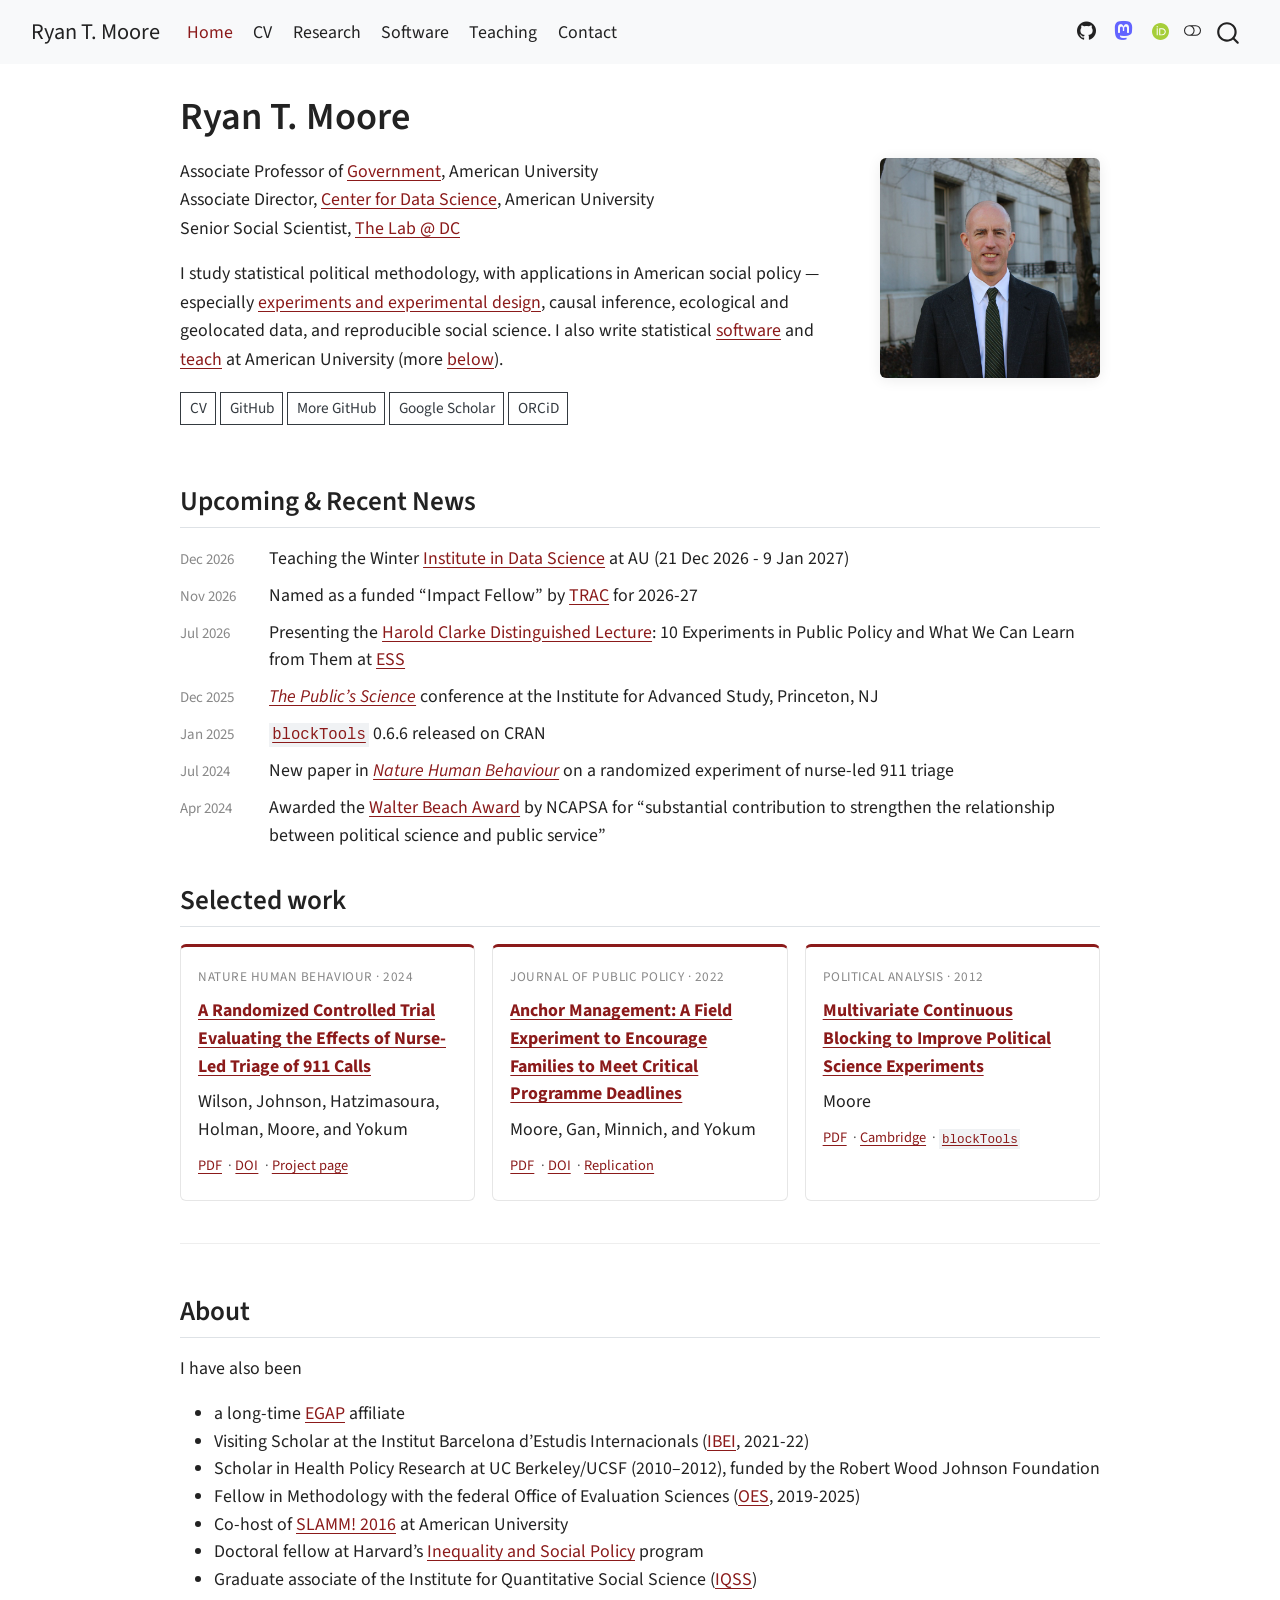
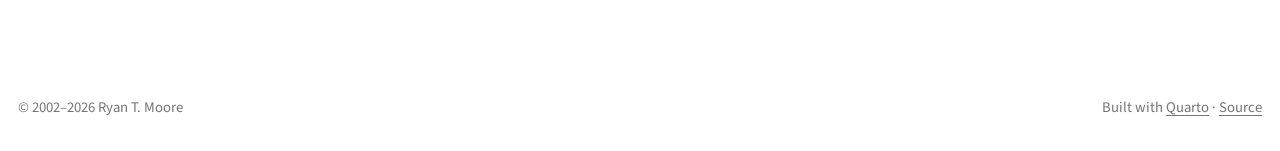
<file: index.html>
<!DOCTYPE html>
<html xmlns="http://www.w3.org/1999/xhtml" lang="en" xml:lang="en"><head>

<meta charset="utf-8">
<meta name="generator" content="quarto-1.11.9">

<meta name="viewport" content="width=device-width, initial-scale=1.0, user-scalable=yes">

<meta name="description" content="Academic webpage of Ryan T. Moore — Associate Professor of Government, American University; Senior Social Scientist, The Lab @ DC.">

<title>Ryan T. Moore</title>
<style>
/* Default styles provided by pandoc.
** See https://pandoc.org/MANUAL.html#variables-for-html for config info.
*/
span.smallcaps{font-variant: small-caps;}
div.columns{display: flex; gap: 1.5em;}
div.column{flex: auto;}
@media screen {
div.columns{gap: min(4vw, 1.5em);}
div.column{overflow-x: auto;}
}
div.hanging-indent{margin-left: 1.5em; text-indent: -1.5em;}
ul.task-list{list-style: none;}
ul.task-list li input[type="checkbox"] {
  width: 0.8em;
  margin: 0 0.8em 0.2em -1em; /* quarto-specific, see https://github.com/quarto-dev/quarto-cli/issues/4556 */ 
  vertical-align: middle;
}
</style>


<script src="site_libs/quarto-nav/quarto-nav.js"></script>
<script src="site_libs/clipboard/clipboard.min.js"></script>
<script src="site_libs/quarto-search/autocomplete.umd.js"></script>
<script src="site_libs/quarto-search/fuse.min.js"></script>
<script src="site_libs/quarto-search/quarto-search.js"></script>
<meta name="quarto:offset" content="./">
<script src="site_libs/quarto-html/quarto.js" type="module"></script>
<script src="site_libs/quarto-html/tabsets/tabsets.js" type="module"></script>
<script src="site_libs/quarto-html/scrollable-regions/scrollable-regions.js" type="module"></script>
<script src="site_libs/quarto-html/popper.min.js"></script>
<script src="site_libs/quarto-html/tippy.umd.min.js"></script>
<script src="site_libs/quarto-html/anchor.min.js"></script>
<link href="site_libs/quarto-html/tippy.css" rel="stylesheet">
<link href="site_libs/quarto-html/quarto-syntax-highlighting-63b5708e65d6cd79cd7618c58d0c21e7.css" rel="stylesheet" class="quarto-color-scheme" id="quarto-text-highlighting-styles">
<link href="site_libs/quarto-html/quarto-syntax-highlighting-dark-447e42e69aaa9833c0ba1b986f430b20.css" rel="stylesheet" class="quarto-color-scheme quarto-color-alternate" id="quarto-text-highlighting-styles">
<link href="site_libs/quarto-html/quarto-syntax-highlighting-63b5708e65d6cd79cd7618c58d0c21e7.css" rel="stylesheet" class="quarto-color-scheme-extra" id="quarto-text-highlighting-styles">
<script src="site_libs/bootstrap/bootstrap.min.js"></script>
<link href="site_libs/bootstrap/bootstrap-icons.css" rel="stylesheet">
<link href="site_libs/bootstrap/bootstrap-ba321ac4a2f68656df8c4121b378bdc9.min.css" rel="stylesheet" append-hash="true" class="quarto-color-scheme" id="quarto-bootstrap" data-mode="light">
<link href="site_libs/bootstrap/bootstrap-dark-917fff8b95f295a17f422db438b4a4e6.min.css" rel="stylesheet" append-hash="true" class="quarto-color-scheme quarto-color-alternate" id="quarto-bootstrap" data-mode="dark">
<link href="site_libs/bootstrap/bootstrap-ba321ac4a2f68656df8c4121b378bdc9.min.css" rel="stylesheet" append-hash="true" class="quarto-color-scheme-extra" id="quarto-bootstrap" data-mode="light">
<script id="quarto-search-options" type="application/json">{
  "location": "navbar",
  "copy-button": false,
  "collapse-after": 3,
  "panel-placement": "end",
  "type": "overlay",
  "limit": 50,
  "keyboard-shortcut": [
    "f",
    "/",
    "s"
  ],
  "language": {
    "search-no-results-text": "No results",
    "search-matching-documents-text": "matching documents",
    "search-copy-link-title": "Copy link to search",
    "search-hide-matches-text": "Hide additional matches",
    "search-more-match-text": "more match in this document",
    "search-more-matches-text": "more matches in this document",
    "search-clear-button-title": "Clear",
    "search-text-placeholder": "",
    "search-detached-cancel-button-title": "Cancel",
    "search-submit-button-title": "Submit",
    "search-label": "Search"
  }
}</script>


<meta property="og:title" content="Ryan T. Moore">
<meta property="og:description" content="Academic webpage of Ryan T. Moore — Associate Professor of Government, American University; Senior Social Scientist, The Lab @ DC.">
<meta property="og:image" content="https://ryantmoore.org/images/portrait.jpg">
<meta property="og:site_name" content="Ryan T. Moore">
<meta property="og:image:alt" content="Photo of Ryan T. Moore">
<meta property="og:image:height" content="800">
<meta property="og:image:width" content="800">
</head>

<body class="nav-fixed quarto-light"><a id="quarto-skip-link" class="visually-hidden-focusable" href="#quarto-document-content">Skip to main content</a><script id="quarto-html-before-body" type="application/javascript">
    const toggleBodyColorMode = (bsSheetEl) => {
      const mode = bsSheetEl.getAttribute("data-mode");
      const bodyEl = window.document.querySelector("body");
      if (mode === "dark") {
        bodyEl.classList.add("quarto-dark");
        bodyEl.classList.remove("quarto-light");
      } else {
        bodyEl.classList.add("quarto-light");
        bodyEl.classList.remove("quarto-dark");
      }
    }
    const toggleBodyColorPrimary = () => {
      const bsSheetEl = window.document.querySelector("link#quarto-bootstrap:not([rel=disabled-stylesheet])");
      if (bsSheetEl) {
        toggleBodyColorMode(bsSheetEl);
      }
    }
    const setColorSchemeToggle = (alternate) => {
      const toggles = window.document.querySelectorAll('.quarto-color-scheme-toggle');
      for (let i=0; i < toggles.length; i++) {
        const toggle = toggles[i];
        if (toggle) {
          toggle.setAttribute("aria-checked", alternate ? "true" : "false");
          if (alternate) {
            toggle.classList.add("alternate");
          } else {
            toggle.classList.remove("alternate");
          }
        }
      }
    };
    const toggleColorMode = (alternate) => {
      // Switch the stylesheets
      const primaryStylesheets = window.document.querySelectorAll('link.quarto-color-scheme:not(.quarto-color-alternate)');
      const alternateStylesheets = window.document.querySelectorAll('link.quarto-color-scheme.quarto-color-alternate');
      manageTransitions('#quarto-margin-sidebar .nav-link', false);
      if (alternate) {
        // note: dark is layered on light, we don't disable primary!
        enableStylesheet(alternateStylesheets);
        for (const sheetNode of alternateStylesheets) {
          if (sheetNode.id === "quarto-bootstrap") {
            toggleBodyColorMode(sheetNode);
          }
        }
      } else {
        disableStylesheet(alternateStylesheets);
        enableStylesheet(primaryStylesheets)
        toggleBodyColorPrimary();
      }
      manageTransitions('#quarto-margin-sidebar .nav-link', true);
      // Switch the toggles
      setColorSchemeToggle(alternate)
    }
    // Hack to workaround the fact that safari doesn't
    // properly recolor the scrollbar when toggling (#1455).
    // Not run on load: stylesheets are set before first paint there, and
    // scrolling would undo the scroll to a URL fragment (#14973).
    // The one pixel nudge keeps the reader where they were.
    const refreshSafariScrollbar = () => {
      if (navigator.userAgent.indexOf('Safari') > 0 && navigator.userAgent.indexOf('Chrome') == -1) {
        manageTransitions("body", false);
        const scrollY = window.scrollY;
        window.scrollTo(0, scrollY > 0 ? scrollY - 1 : 1);
        setTimeout(() => {
          window.scrollTo(0, scrollY);
          manageTransitions("body", true);
        }, 40);
      }
    }
    const disableStylesheet = (stylesheets) => {
      for (let i=0; i < stylesheets.length; i++) {
        const stylesheet = stylesheets[i];
        stylesheet.rel = 'disabled-stylesheet';
      }
    }
    const enableStylesheet = (stylesheets) => {
      for (let i=0; i < stylesheets.length; i++) {
        const stylesheet = stylesheets[i];
        if(stylesheet.rel !== 'stylesheet') { // for Chrome, which will still FOUC without this check
          stylesheet.rel = 'stylesheet';
        }
      }
    }
    const manageTransitions = (selector, allowTransitions) => {
      const els = window.document.querySelectorAll(selector);
      for (let i=0; i < els.length; i++) {
        const el = els[i];
        if (allowTransitions) {
          el.classList.remove('notransition');
        } else {
          el.classList.add('notransition');
        }
      }
    }
    const isFileUrl = () => {
      return window.location.protocol === 'file:';
    }
    const hasAlternateSentinel = () => {
      let styleSentinel = getColorSchemeSentinel();
      if (styleSentinel !== null) {
        return styleSentinel === "alternate";
      } else {
        return false;
      }
    }
    const setStyleSentinel = (alternate) => {
      const value = alternate ? "alternate" : "default";
      if (!isFileUrl()) {
        window.localStorage.setItem("quarto-color-scheme", value);
      } else {
        localAlternateSentinel = value;
      }
    }
    const getColorSchemeSentinel = () => {
      if (!isFileUrl()) {
        const storageValue = window.localStorage.getItem("quarto-color-scheme");
        return storageValue != null ? storageValue : localAlternateSentinel;
      } else {
        return localAlternateSentinel;
      }
    }
    const toggleGiscusIfUsed = (isAlternate, darkModeDefault) => {
      const baseTheme = document.querySelector('#giscus-base-theme')?.value ?? 'light';
      const alternateTheme = document.querySelector('#giscus-alt-theme')?.value ?? 'dark';
      let newTheme = '';
      if(authorPrefersDark) {
        newTheme = isAlternate ? baseTheme : alternateTheme;
      } else {
        newTheme = isAlternate ? alternateTheme : baseTheme;
      }
      const changeGiscusTheme = () => {
        // From: https://github.com/giscus/giscus/issues/336
        const sendMessage = (message) => {
          const iframe = document.querySelector('iframe.giscus-frame');
          if (!iframe) return;
          iframe.contentWindow.postMessage({ giscus: message }, 'https://giscus.app');
        }
        sendMessage({
          setConfig: {
            theme: newTheme
          }
        });
      }
      const isGiscussLoaded = window.document.querySelector('iframe.giscus-frame') !== null;
      if (isGiscussLoaded) {
        changeGiscusTheme();
      }
    };
    const authorPrefersDark = false;
    const darkModeDefault = authorPrefersDark;
      document.querySelector('link#quarto-text-highlighting-styles.quarto-color-scheme-extra').rel = 'disabled-stylesheet';
      document.querySelector('link#quarto-bootstrap.quarto-color-scheme-extra').rel = 'disabled-stylesheet';
    let localAlternateSentinel = darkModeDefault ? 'alternate' : 'default';
    // Dark / light mode switch
    window.quartoToggleColorScheme = () => {
      // Read the current dark / light value
      let toAlternate = !hasAlternateSentinel();
      toggleColorMode(toAlternate);
      refreshSafariScrollbar();
      setStyleSentinel(toAlternate);
      toggleGiscusIfUsed(toAlternate, darkModeDefault);
      window.dispatchEvent(new Event('resize'));
    };
    // Switch to dark mode if need be
    if (hasAlternateSentinel()) {
      toggleColorMode(true);
    } else {
      toggleColorMode(false);
    }
  </script>

<div id="quarto-search-results"></div>
  <header id="quarto-header" class="headroom fixed-top">
    <nav class="navbar navbar-expand-lg " data-bs-theme="dark" aria-label="Site">
      <div class="navbar-container container-fluid">
      <div class="navbar-brand-container mx-auto">
    <a class="navbar-brand" href="./index.html">
    <span class="navbar-title">Ryan T. Moore</span>
    </a>
  </div>
          <button class="navbar-toggler" type="button" data-bs-toggle="collapse" data-bs-target="#navbarCollapse" aria-controls="navbarCollapse" aria-expanded="false" aria-label="Toggle navigation" onclick="if (window.quartoToggleHeadroom) { window.quartoToggleHeadroom(); }">
  <span class="navbar-toggler-icon"></span>
</button>
          <div class="collapse navbar-collapse" id="navbarCollapse">
            <ul class="navbar-nav navbar-nav-scroll me-auto">
  <li class="nav-item">
    <a class="nav-link active" href="./index.html" aria-current="page"> 
<span class="menu-text">Home</span></a>
  </li>  
  <li class="nav-item">
    <a class="nav-link" href="./files/cvRTMoore.pdf"> 
<span class="menu-text">CV</span></a>
  </li>  
  <li class="nav-item">
    <a class="nav-link" href="./research.html"> 
<span class="menu-text">Research</span></a>
  </li>  
  <li class="nav-item">
    <a class="nav-link" href="./software.html"> 
<span class="menu-text">Software</span></a>
  </li>  
  <li class="nav-item">
    <a class="nav-link" href="./teaching.html"> 
<span class="menu-text">Teaching</span></a>
  </li>  
  <li class="nav-item">
    <a class="nav-link" href="./contact.html"> 
<span class="menu-text">Contact</span></a>
  </li>  
</ul>
            <ul class="navbar-nav navbar-nav-scroll ms-auto">
  <li class="nav-item compact">
    <a class="nav-link" href="https://github.com/ryantmoore"> <i class="bi bi-github" role="img" aria-label="GitHub">
</i> 
<span class="menu-text"></span></a>
  </li>  
  <li class="nav-item compact">
    <a class="nav-link" href="https://masto.nu/@ryantmoore"> <i class="bi bi-mastodon" role="img" aria-label="Mastodon">
</i> 
<span class="menu-text"></span></a>
  </li>  
  <li class="nav-item">
    <a class="nav-link" href="https://orcid.org/0000-0002-3916-8113" rel="me"> 
<span class="menu-text">ORCID</span></a>
  </li>  
</ul>
          </div> <!-- /navcollapse -->
            <div class="quarto-navbar-tools">
  <button type="button" role="switch" aria-checked="false" class="quarto-color-scheme-toggle quarto-navigation-tool  px-1" onclick="window.quartoToggleColorScheme(); return false;" title="Toggle dark mode" aria-label="Toggle dark mode"><i class="bi"></i></button>
</div>
            <div id="quarto-search" class="" title="Search"></div>
      </div> <!-- /container-fluid -->
    </nav>
</header>
<!-- content -->
<div id="quarto-content" class="quarto-container page-columns page-rows-contents page-layout-full page-navbar">
<!-- sidebar -->
<!-- margin-sidebar -->
    
<!-- main -->
<main class="content column-page" id="quarto-document-content" tabindex="-1">


<header id="title-block-header" class="quarto-title-block default">
<div class="quarto-title">
<h1 class="title">Ryan T. Moore</h1>
</div>



<div class="quarto-title-meta column-page">

    
  
    
  </div>
  


</header>


<div class="home-hero">
<div class="home-hero-text">
<p>Associate Professor of <a href="http://www.american.edu/spa/gov/">Government</a>, American University<br>
Associate Director, <a href="https://www.american.edu/spa/data-science/">Center for Data Science</a>, American University<br>
Senior Social Scientist, <a href="https://thelab.dc.gov">The Lab @ DC</a></p>
<p>I study statistical political methodology, with applications in American social policy — especially <a href="./research.html">experiments and experimental design</a>, causal inference, ecological and geolocated data, and reproducible social science. I also write statistical <a href="./software.html">software</a> and <a href="./teaching.html">teach</a> at American University (more <a href="#about">below</a>).</p>
<div class="home-links">
<p><a href="./files/cvRTMoore.pdf" class="btn btn-outline-secondary btn-sm">CV</a> <a href="https://github.com/ryantmoore" class="btn btn-outline-secondary btn-sm">GitHub</a> <a href="https://github.com/rtm-dc" class="btn btn-outline-secondary btn-sm">More GitHub</a> <a href="https://scholar.google.com/citations?user=7nk2NIgAAAAJ" class="btn btn-outline-secondary btn-sm">Google Scholar</a> <a href="https://orcid.org/0000-0002-3916-8113" class="btn btn-outline-secondary btn-sm">ORCiD</a></p>
</div>
</div>
<div class="home-hero-image">
<p><img src="./images/portrait.jpg" class="img-fluid" alt="Photo of Ryan T. Moore"></p>
</div>
</div>
<!-- Swap image (~600-1000px square works best). For wide banner instead of a
     side portrait, replace .home-hero-image with .home-hero-banner and add a matching SCSS rule. -->
<section id="upcoming-recent-news" class="level2">
<h2 class="anchored" data-anchor-id="upcoming-recent-news">Upcoming &amp; Recent News</h2>
<div class="home-news">
<ul>
<li><span class="news-date">Dec 2026</span> <span class="news-body">Teaching the Winter <a href="https://www.american.edu/spa/data-science/data-science-institute.cfm">Institute in Data Science</a> at AU (21 Dec 2026 - 9 Jan 2027)</span></li>
<li><span class="news-date">Nov 2026</span> <span class="news-body">Named as a funded “Impact Fellow” by <a href="https://www.american.edu/centers/trac/index.cfm">TRAC</a> for 2026-27</span></li>
<li><span class="news-date">Jul 2026</span> <span class="news-body">Presenting the <a href="https://essexsummerschool.com/summer-school-facts/social-programme/">Harold Clarke Distinguished Lecture</a>: 10 Experiments in Public Policy and What We Can Learn from Them at <a href="https://essexsummerschool.com">ESS</a></span></li>
<li><span class="news-date">Dec 2025</span> <span class="news-body"><a href="https://www.ias.edu/stsv-lab/publicscience"><em>The Public’s Science</em></a> conference at the Institute for Advanced Study, Princeton, NJ</span></li>
<li><span class="news-date">Jan 2025</span> <span class="news-body"><a href="./software/blocktools.html"><code>blockTools</code></a> 0.6.6 released on CRAN</span></li>
<li><span class="news-date">Jul 2024</span> <span class="news-body">New paper in <a href="./research.html"><em>Nature Human Behaviour</em></a> on a randomized experiment of nurse-led 911 triage</span></li>
<li><span class="news-date">Apr 2024</span> <span class="news-body">Awarded the <a href="https://www.ncapsa.org/beach-award.html">Walter Beach Award</a> by NCAPSA for “substantial contribution to strengthen the relationship between political science and public service”</span></li>
</ul>
</div>
</section>
<section id="selected-work" class="level2">
<h2 class="anchored" data-anchor-id="selected-work">Selected work</h2>
<div class="featured-pubs">
<div class="featured-card">
<p><span class="featured-venue">Nature Human Behaviour · 2024</span></p>
<p><a href="./research.html#ntl-2024"><strong>A Randomized Controlled Trial Evaluating the Effects of Nurse-Led Triage of 911 Calls</strong></a></p>
<p>Wilson, Johnson, Hatzimasoura, Holman, Moore, and Yokum</p>
<p><span class="featured-links"><a href="./files/papers/24-ntl.pdf">PDF</a> · <a href="https://doi.org/10.1038/s41562-024-01889-6">DOI</a> · <a href="https://thelabprojects.dc.gov/911-nurse-triage-line">Project page</a></span></p>
</div>
<div class="featured-card">
<p><span class="featured-venue">Journal of Public Policy · 2022</span></p>
<p><a href="./research.html#anchor-2022"><strong>Anchor Management: A Field Experiment to Encourage Families to Meet Critical Programme Deadlines</strong></a></p>
<p>Moore, Gan, Minnich, and Yokum</p>
<p><span class="featured-links"><a href="./files/papers/22_tanf_recert.pdf">PDF</a> · <a href="https://doi.org/10.1017/S0143814X21000131">DOI</a> · <a href="https://github.com/thelabdc/DHS-TANFRecertification-Public">Replication</a></span></p>
</div>
<div class="featured-card">
<p><span class="featured-venue">Political Analysis · 2012</span></p>
<p><a href="./research.html#block-2012"><strong>Multivariate Continuous Blocking to Improve Political Science Experiments</strong></a></p>
<p>Moore</p>
<p><span class="featured-links"><a href="./files/papers/blockPA.pdf">PDF</a> · <a href="https://www.cambridge.org/core/journals/political-analysis/article/multivariate-continuous-blocking-to-improve-political-science-experiments/7C16390FBACFB15FDD1A7536042CE222">Cambridge</a> · <a href="./software/blocktools.html"><code>blockTools</code></a></span></p>
</div>
</div>
</section>
<section id="about" class="level2 home-bio-extra">
<h2 class="anchored" data-anchor-id="about">About</h2>
<p>I have also been</p>
<ul>
<li>a long-time <a href="http://egap.org/">EGAP</a> affiliate</li>
<li>Visiting Scholar at the Institut Barcelona d’Estudis Internacionals (<a href="https://www.ibei.org">IBEI</a>, 2021-22)</li>
<li>Scholar in Health Policy Research at UC Berkeley/UCSF (2010–2012), funded by the Robert Wood Johnson Foundation</li>
<li>Fellow in Methodology with the federal Office of Evaluation Sciences (<a href="https://oes.gsa.gov">OES</a>, 2019-2025)</li>
<li>Co-host of <a href="./events/slamm-2016.html">SLAMM! 2016</a> at American University</li>
<li>Doctoral fellow at Harvard’s <a href="http://inequality.hks.harvard.edu/">Inequality and Social Policy</a> program</li>
<li>Graduate associate of the Institute for Quantitative Social Science (<a href="http://www.iq.harvard.edu">IQSS</a>)</li>
</ul>
</section>



</main> <!-- /main -->
<script id="quarto-html-after-body" type="application/javascript">
  window.document.addEventListener("DOMContentLoaded", function (event) {
    // Ensure there is a toggle, if there isn't float one in the top right
    if (window.document.querySelector('.quarto-color-scheme-toggle') === null) {
      const toggle = window.document.createElement('button');
      toggle.type = "button";
      toggle.setAttribute("role", "switch");
      toggle.setAttribute("aria-checked", "false");
      toggle.classList.add('top-right');
      toggle.classList.add('quarto-color-scheme-toggle');
      toggle.setAttribute("aria-label", "Toggle dark mode");
      toggle.onclick = function() { try { window.quartoToggleColorScheme(); } catch {} return false; };
      const i = window.document.createElement("i");
      i.classList.add('bi');
      toggle.appendChild(i);
      // Put the toggle in a landmark of its own, so that landmark navigation
      // can reach it.
      //
      // The container is always a fresh direct child of body, and the toggle is
      // never moved into page furniture that the theme or the author controls.
      // The toggle is positioned against the page, so any ancestor that
      // establishes a containing block captures it: a positioned element or a
      // grid for position: absolute, and transform, filter, will-change or
      // contain for position: fixed. A direct child of body has none of these
      // to inherit, and the shift when one appears is silent and visual.
      //
      // ARIA says a document should have at most one banner, and axe reports a
      // duplicate whether or not the banners carry distinct labels. So use a
      // header when the page has no banner yet, and a named region otherwise.
      //
      // A header is a banner wherever it sits, unless it is inside sectioning
      // content, so this cannot just look at the children of body: a custom
      // page layout wraps the title block header in a plain div. An explicit
      // role="banner" always counts.
      const sectioning = 'article, aside, main, nav, section, [role="article"], [role="complementary"], [role="main"], [role="navigation"], [role="region"]';
      const hasBanner = Array.from(
        window.document.querySelectorAll('header:not([role]), [role="banner"]')
      ).some(function(el) {
        return el.hasAttribute("role") || el.closest(sectioning) === null;
      });
      const container = window.document.createElement(hasBanner ? "div" : "header");
      if (hasBanner) {
        container.setAttribute("role", "region");
        container.setAttribute("aria-label", "Toggle dark mode");
      }
      container.classList.add('quarto-color-scheme-toggle-container');
      container.appendChild(toggle);
      window.document.body.appendChild(container);
    }
    setColorSchemeToggle(hasAlternateSentinel())
    const icon = "";
    const anchorJS = new window.AnchorJS();
    anchorJS.options = {
      placement: 'right',
      icon: icon
    };
    anchorJS.add('.anchored');
    const isCodeAnnotation = (el) => {
      for (const clz of el.classList) {
        if (clz.startsWith('code-annotation-')) {                     
          return true;
        }
      }
      return false;
    }
    const onCopySuccess = function(e) {
      // button target
      const button = e.trigger;
      // don't keep focus
      button.blur();
      // flash "checked"
      button.classList.add('code-copy-button-checked');
      var currentTitle = button.getAttribute("title");
      button.setAttribute("title", "Copied!");
      let tooltip;
      if (window.bootstrap) {
        button.setAttribute("data-bs-toggle", "tooltip");
        button.setAttribute("data-bs-placement", "left");
        button.setAttribute("data-bs-title", "Copied!");
        tooltip = new bootstrap.Tooltip(button, 
          { trigger: "manual", 
            customClass: "code-copy-button-tooltip",
            offset: [0, -8]});
        tooltip.show();    
      }
      setTimeout(function() {
        if (tooltip) {
          tooltip.hide();
          button.removeAttribute("data-bs-title");
          button.removeAttribute("data-bs-toggle");
          button.removeAttribute("data-bs-placement");
        }
        button.setAttribute("title", currentTitle);
        button.classList.remove('code-copy-button-checked');
      }, 1000);
      // clear code selection
      e.clearSelection();
    }
    const getTextToCopy = function(trigger) {
      const outerScaffold = trigger.parentElement.cloneNode(true);
      const codeEl = outerScaffold.querySelector('code');
      for (const childEl of codeEl.children) {
        if (isCodeAnnotation(childEl)) {
          childEl.remove();
        }
      }
      return codeEl.innerText;
    }
    const clipboard = new window.ClipboardJS('.code-copy-button:not([data-in-quarto-modal])', {
      text: getTextToCopy
    });
    clipboard.on('success', onCopySuccess);
    if (window.document.getElementById('quarto-embedded-source-code-modal')) {
      const clipboardModal = new window.ClipboardJS('.code-copy-button[data-in-quarto-modal]', {
        text: getTextToCopy,
        container: window.document.getElementById('quarto-embedded-source-code-modal')
      });
      clipboardModal.on('success', onCopySuccess);
    }
      var localhostRegex = new RegExp(/^(?:http|https):\/\/localhost\:?[0-9]*\//);
      var mailtoRegex = new RegExp(/^mailto:/);
        var filterRegex = new RegExp("https:\/\/ryantmoore\.org");
      const newWindowLabel = "(opens in a new tab)";
      const newWindowNoteId = "quarto-ext-newwindow-label";
      // Links reference one hidden label through aria-describedby, so the
      // announcement never changes their accessible name.
      var describeNewWindow = (link) => {
        if (!window.document.getElementById(newWindowNoteId)) {
          var newWindowNote = window.document.createElement("span");
          newWindowNote.id = newWindowNoteId;
          newWindowNote.hidden = true;
          newWindowNote.textContent = newWindowLabel;
          window.document.body.appendChild(newWindowNote);
        }
        var describedBy = (link.getAttribute("aria-describedby") || "").split(/\s+/).filter(Boolean);
        if (!describedBy.includes(newWindowNoteId)) {
          describedBy.push(newWindowNoteId);
          link.setAttribute("aria-describedby", describedBy.join(" "));
        }
      }
      var isInternal = (href) => {
          return filterRegex.test(href) || localhostRegex.test(href) || mailtoRegex.test(href);
      }
      // Inspect non-navigation links and adorn them if external
      window.quartoDecorateExternalLinks = function (root) {
     var links = (root || window.document).querySelectorAll('a[href]:not(.nav-link):not(.navbar-brand):not(.toc-action):not(.sidebar-link):not(.sidebar-item-toggle):not(.pagination-link):not(.no-external):not([aria-hidden]):not(.dropdown-item):not(.quarto-navigation-tool):not(.about-link)');
      for (var i=0; i<links.length; i++) {
        const link = links[i];
        if (!isInternal(link.href)) {
          // undo the damage that might have been done by quarto-nav.js in the case of
          // links that we want to consider external
          if (link.dataset.originalHref !== undefined) {
            link.href = link.dataset.originalHref;
          }
            // target, if specified
            link.setAttribute("target", "_blank");
            if (link.getAttribute("rel") === null) {
              link.setAttribute("rel", "noopener");
            }
            describeNewWindow(link);
          if (!link.classList.contains('no-external-icon')) {
          }
        }
      }
      };
      window.quartoDecorateExternalLinks(window.document);
    // Esc closes the popup (WCAG 1.4.13) and focus leaving both trigger and
    // popup closes it (WCAG 2.4.11); tippy handles neither for interactive popups.
    const hideOnEscAndFocusOut = {
      name: 'hideOnEscAndFocusOut',
      defaultValue: true,
      fn(instance) {
        const dismiss = () => {
          // A show scheduled by the trigger delay would otherwise reopen it
          instance.clearDelayTimeouts();
          instance.hide();
        };
        const onKeyDown = (event) => {
          if (event.key !== 'Escape') {
            return;
          }
          // Keep Esc from also reaching page handlers (e.g. reveal.js overview),
          // except an open reveal.js slide menu, which Esc should close too.
          // The menu handles keys only when its keyboard option is on.
          const menuHandlesEsc = window.Reveal?.getPlugin?.('menu')?.isOpen() &&
            window.Reveal.getConfig().menu?.keyboard !== false;
          if (!menuHandlesEsc) {
            event.stopPropagation();
          }
          if (instance.popper.contains(window.document.activeElement)) {
            // Disabled while refocusing so the focus trigger does not reopen it
            instance.disable();
            instance.reference.focus();
            instance.enable();
          }
          dismiss();
        };
        const onFocusOut = (event) => {
          const target = event.relatedTarget;
          if (target && !instance.reference.contains(target) &&
              !instance.popper.contains(target)) {
            dismiss();
          }
        };
        // On the trigger too: a click trigger (code-annotations: select) has no
        // blur handling. Attached for the instance's lifetime so leaving the
        // trigger also cancels a show still pending on the trigger delay.
        instance.reference.addEventListener('focusout', onFocusOut);
        return {
          onShow() {
            window.document.addEventListener('keydown', onKeyDown, true);
            instance.popper.addEventListener('focusout', onFocusOut);
          },
          onHide() {
            window.document.removeEventListener('keydown', onKeyDown, true);
            instance.popper.removeEventListener('focusout', onFocusOut);
          },
          onDestroy() {
            instance.reference.removeEventListener('focusout', onFocusOut);
          },
        };
      },
    };
    function tippyHover(el, contentFn, onTriggerFn, onUntriggerFn) {
      const config = {
        allowHTML: true,
        maxWidth: 500,
        delay: 100,
        arrow: false,
        appendTo: function(el) {
            return el.parentElement;
        },
        interactive: true,
        interactiveBorder: 10,
        theme: 'quarto',
        placement: 'bottom-start',
        plugins: [hideOnEscAndFocusOut],
      };
      if (contentFn) {
        config.content = contentFn;
      }
      if (onTriggerFn) {
        config.onTrigger = onTriggerFn;
      }
      if (onUntriggerFn) {
        config.onUntrigger = onUntriggerFn;
      }
      window.tippy(el, config); 
    }
    const noterefs = window.document.querySelectorAll('a[role="doc-noteref"]');
    for (var i=0; i<noterefs.length; i++) {
      const ref = noterefs[i];
      tippyHover(ref, function() {
        // use id or data attribute instead here
        let href = ref.getAttribute('data-footnote-href') || ref.getAttribute('href');
        try { href = new URL(href).hash; } catch {}
        const id = href.replace(/^#\/?/, "");
        const note = window.document.getElementById(id);
        if (note) {
          return note.innerHTML;
        } else {
          return "";
        }
      });
    }
    const xrefs = window.document.querySelectorAll('a.quarto-xref');
    const processXRef = (id, note) => {
      // Strip column container classes
      const stripColumnClz = (el) => {
        el.classList.remove("page-full", "page-columns");
        if (el.children) {
          for (const child of el.children) {
            stripColumnClz(child);
          }
        }
      }
      stripColumnClz(note)
      if (id === null || id.startsWith('sec-')) {
        // Special case sections, only their first couple elements
        const container = document.createElement("div");
        if (note.children && note.children.length > 2) {
          container.appendChild(note.children[0].cloneNode(true));
          for (let i = 1; i < note.children.length; i++) {
            const child = note.children[i];
            if (child.tagName === "P" && child.innerText === "") {
              continue;
            } else {
              container.appendChild(child.cloneNode(true));
              break;
            }
          }
          if (window.Quarto?.typesetMath) {
            window.Quarto.typesetMath(container);
          }
          return container.innerHTML
        } else {
          if (window.Quarto?.typesetMath) {
            window.Quarto.typesetMath(note);
          }
          return note.innerHTML;
        }
      } else {
        // Remove any anchor links if they are present
        const anchorLink = note.querySelector('a.anchorjs-link');
        if (anchorLink) {
          anchorLink.remove();
        }
        if (window.Quarto?.typesetMath) {
          window.Quarto.typesetMath(note);
        }
        if (note.classList.contains("callout")) {
          return note.outerHTML;
        } else {
          return note.innerHTML;
        }
      }
    }
    for (var i=0; i<xrefs.length; i++) {
      const xref = xrefs[i];
      tippyHover(xref, undefined, function(instance) {
        instance.disable();
        let url = xref.getAttribute('href');
        let hash = undefined; 
        if (url.startsWith('#')) {
          hash = url;
        } else {
          try { hash = new URL(url).hash; } catch {}
        }
        if (hash) {
          const id = hash.replace(/^#\/?/, "");
          const note = window.document.getElementById(id);
          if (note !== null) {
            try {
              const html = processXRef(id, note.cloneNode(true));
              instance.setContent(html);
            } finally {
              instance.enable();
              instance.show();
            }
          } else {
            // See if we can fetch this
            fetch(url.split('#')[0])
            .then(res => res.text())
            .then(html => {
              const parser = new DOMParser();
              const htmlDoc = parser.parseFromString(html, "text/html");
              const note = htmlDoc.getElementById(id);
              if (note !== null) {
                const html = processXRef(id, note);
                instance.setContent(html);
              } 
            }).finally(() => {
              instance.enable();
              instance.show();
            });
          }
        } else {
          // See if we can fetch a full url (with no hash to target)
          // This is a special case and we should probably do some content thinning / targeting
          fetch(url)
          .then(res => res.text())
          .then(html => {
            const parser = new DOMParser();
            const htmlDoc = parser.parseFromString(html, "text/html");
            const note = htmlDoc.querySelector('main.content');
            if (note !== null) {
              // This should only happen for chapter cross references
              // (since there is no id in the URL)
              // remove the first header
              if (note.children.length > 0 && note.children[0].tagName === "HEADER") {
                note.children[0].remove();
              }
              const html = processXRef(null, note);
              instance.setContent(html);
            } 
          }).finally(() => {
            instance.enable();
            instance.show();
          });
        }
      }, function(instance) {
      });
    }
        let selectedAnnoteEl;
        const selectorForAnnotation = ( cell, annotation) => {
          let cellAttr = 'data-code-cell="' + cell + '"';
          let lineAttr = 'data-code-annotation="' +  annotation + '"';
          const selector = 'span[' + cellAttr + '][' + lineAttr + ']';
          return selector;
        }
        const selectCodeLines = (annoteEl) => {
          const doc = window.document;
          const targetCell = annoteEl.getAttribute("data-target-cell");
          const targetAnnotation = annoteEl.getAttribute("data-target-annotation");
          const annoteSpan = window.document.querySelector(selectorForAnnotation(targetCell, targetAnnotation));
          const lines = annoteSpan.getAttribute("data-code-lines").split(",");
          const lineIds = lines.map((line) => {
            return targetCell + "-" + line;
          })
          // Each band is positioned against its own containing block, which is
          // not the offsetParent of the lines, so place it from client rects.
          const placeBand = (band, firstEl, lastEl, codeBlock) => {
            const container = band.offsetParent;
            if (container === null) {
              return;
            }
            const containerRect = container.getBoundingClientRect();
            // Reveal.js scales slides with a transform, so convert client
            // pixels back to the CSS pixels of the container.
            const scale = containerRect.height / container.offsetHeight || 1;
            const firstRect = firstEl.getBoundingClientRect();
            const lastRect = lastEl.getBoundingClientRect();
            const top = (firstRect.top - containerRect.top) / scale - container.clientTop + container.scrollTop;
            const height = (lastRect.bottom - firstRect.top) / scale;
            band.style.top = top - 2 + "px";
            band.style.height = height + 4 + "px";
            if (codeBlock) {
              // Without the copy button wrapper, the containing block is wider
              // than the code block, so span the code block explicitly.
              const blockRect = codeBlock.getBoundingClientRect();
              band.style.left = (blockRect.left - containerRect.left) / scale - container.clientLeft + container.scrollLeft + "px";
              band.style.width = blockRect.width / scale + "px";
            }
          };
          if (lineIds.length > 0) {
            const el = window.document.getElementById(lineIds[0]);
            const lastEl = window.document.getElementById(lineIds[lineIds.length - 1]);
            const parent = el.parentElement.parentElement;
            // cook up a div (if necessary) and position it
            let div = window.document.getElementById("code-annotation-line-highlight");
            if (div === null) {
              div = window.document.createElement("div");
              div.setAttribute("id", "code-annotation-line-highlight");
              div.style.position = 'absolute';
              parent.appendChild(div);
            }
            placeBand(div, el, lastEl, parent.closest("div.sourceCode") || parent);
            let gutterDiv = window.document.getElementById("code-annotation-line-highlight-gutter");
            if (gutterDiv === null) {
              gutterDiv = window.document.createElement("div");
              gutterDiv.setAttribute("id", "code-annotation-line-highlight-gutter");
              gutterDiv.style.position = 'absolute';
              const codeCell = window.document.getElementById(targetCell);
              const gutter = codeCell.querySelector('.code-annotation-gutter');
              gutter.appendChild(gutterDiv);
            }
            placeBand(gutterDiv, el, lastEl);
            selectedAnnoteEl = annoteEl;
          }
        };
        const unselectCodeLines = () => {
          const elementsIds = ["code-annotation-line-highlight", "code-annotation-line-highlight-gutter"];
          elementsIds.forEach((elId) => {
            const div = window.document.getElementById(elId);
            if (div) {
              div.remove();
            }
          });
          selectedAnnoteEl = undefined;
        };
          // Handle positioning of the toggle
      window.addEventListener(
        "resize",
        throttle(() => {
          elRect = undefined;
          if (selectedAnnoteEl) {
            selectCodeLines(selectedAnnoteEl);
          }
        }, 10)
      );
      function throttle(fn, ms) {
      let throttle = false;
      let timer;
        return (...args) => {
          if(!throttle) { // first call gets through
              fn.apply(this, args);
              throttle = true;
          } else { // all the others get throttled
              if(timer) clearTimeout(timer); // cancel #2
              timer = setTimeout(() => {
                fn.apply(this, args);
                timer = throttle = false;
              }, ms);
          }
        };
      }
        // Attach click handler to the DT
        const annoteDls = window.document.querySelectorAll('dt[data-target-cell]');
        for (const annoteDlNode of annoteDls) {
          annoteDlNode.addEventListener('click', (event) => {
            const clickedEl = event.target;
            if (clickedEl !== selectedAnnoteEl) {
              unselectCodeLines();
              const activeEl = window.document.querySelector('dt[data-target-cell].code-annotation-active');
              if (activeEl) {
                activeEl.classList.remove('code-annotation-active');
              }
              selectCodeLines(clickedEl);
              clickedEl.classList.add('code-annotation-active');
            } else {
              // Unselect the line
              unselectCodeLines();
              clickedEl.classList.remove('code-annotation-active');
            }
          });
        }
    const findCites = (el) => {
      const parentEl = el.parentElement;
      if (parentEl) {
        const cites = parentEl.dataset.cites;
        if (cites) {
          return {
            el,
            cites: cites.split(' ')
          };
        } else {
          return findCites(el.parentElement)
        }
      } else {
        return undefined;
      }
    };
    var bibliorefs = window.document.querySelectorAll('a[role="doc-biblioref"]');
    for (var i=0; i<bibliorefs.length; i++) {
      const ref = bibliorefs[i];
      const citeInfo = findCites(ref);
      if (citeInfo) {
        tippyHover(citeInfo.el, function() {
          var popup = window.document.createElement('div');
          citeInfo.cites.forEach(function(cite) {
            var citeDiv = window.document.createElement('div');
            citeDiv.classList.add('hanging-indent');
            citeDiv.classList.add('csl-entry');
            var biblioDiv = window.document.getElementById('ref-' + cite);
            if (biblioDiv) {
              citeDiv.innerHTML = biblioDiv.innerHTML;
            }
            popup.appendChild(citeDiv);
          });
          return popup.innerHTML;
        });
      }
    }
  });
  </script>
  <script type="application/javascript">
  window.quartoScrollableRegionsLabels = {"code":"Scrollable code","output":"Scrollable output"};
  </script>
</div> <!-- /content -->
<footer class="footer">
  <div class="nav-footer">
    <div class="nav-footer-left">
<p>© 2002–2026 Ryan T. Moore</p>
</div>   
    <div class="nav-footer-center">
      &nbsp;
    </div>
    <div class="nav-footer-right">
<p>Built with <a href="https://quarto.org">Quarto</a> · <a href="https://github.com/ryantmoore/ryantmoore.github.io">Source</a></p>
</div>
  </div>
</footer>




</body></html>
</file>
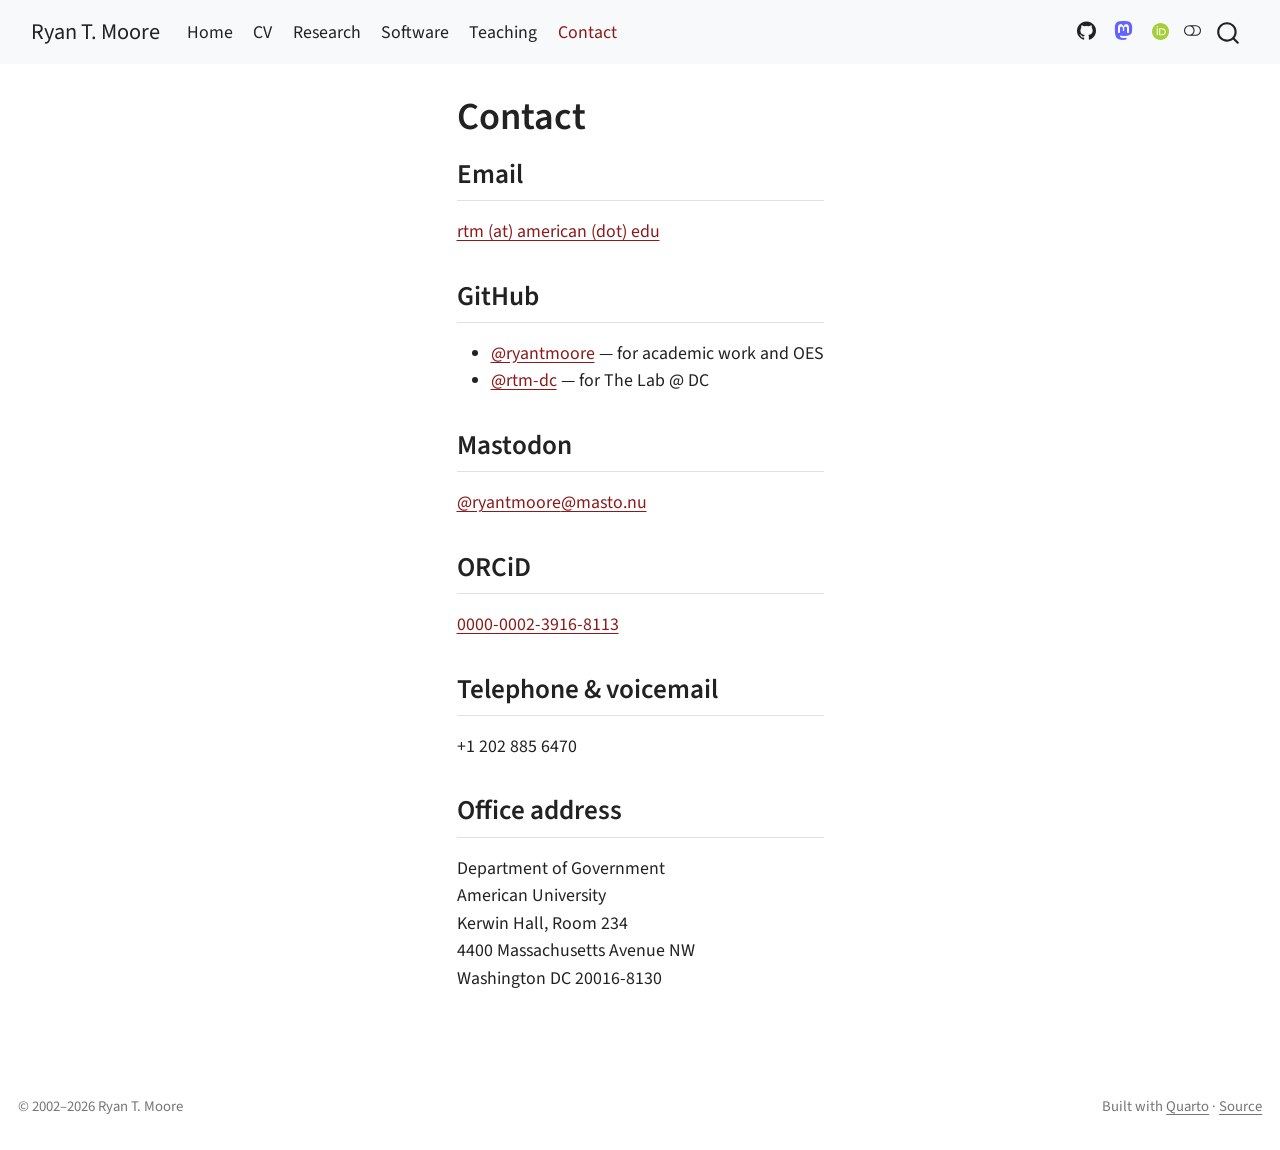
<file: contact.html>
<!DOCTYPE html>
<html xmlns="http://www.w3.org/1999/xhtml" lang="en" xml:lang="en"><head>

<meta charset="utf-8">
<meta name="generator" content="quarto-1.11.9">

<meta name="viewport" content="width=device-width, initial-scale=1.0, user-scalable=yes">


<title>Ryan T. Moore — Contact – Ryan T. Moore</title>
<style>
/* Default styles provided by pandoc.
** See https://pandoc.org/MANUAL.html#variables-for-html for config info.
*/
span.smallcaps{font-variant: small-caps;}
div.columns{display: flex; gap: 1.5em;}
div.column{flex: auto;}
@media screen {
div.columns{gap: min(4vw, 1.5em);}
div.column{overflow-x: auto;}
}
div.hanging-indent{margin-left: 1.5em; text-indent: -1.5em;}
ul.task-list{list-style: none;}
ul.task-list li input[type="checkbox"] {
  width: 0.8em;
  margin: 0 0.8em 0.2em -1em; /* quarto-specific, see https://github.com/quarto-dev/quarto-cli/issues/4556 */ 
  vertical-align: middle;
}
</style>


<script src="site_libs/quarto-nav/quarto-nav.js"></script>
<script src="site_libs/clipboard/clipboard.min.js"></script>
<script src="site_libs/quarto-search/autocomplete.umd.js"></script>
<script src="site_libs/quarto-search/fuse.min.js"></script>
<script src="site_libs/quarto-search/quarto-search.js"></script>
<meta name="quarto:offset" content="./">
<script src="site_libs/quarto-html/quarto.js" type="module"></script>
<script src="site_libs/quarto-html/tabsets/tabsets.js" type="module"></script>
<script src="site_libs/quarto-html/scrollable-regions/scrollable-regions.js" type="module"></script>
<script src="site_libs/quarto-html/popper.min.js"></script>
<script src="site_libs/quarto-html/tippy.umd.min.js"></script>
<script src="site_libs/quarto-html/anchor.min.js"></script>
<link href="site_libs/quarto-html/tippy.css" rel="stylesheet">
<link href="site_libs/quarto-html/quarto-syntax-highlighting-63b5708e65d6cd79cd7618c58d0c21e7.css" rel="stylesheet" class="quarto-color-scheme" id="quarto-text-highlighting-styles">
<link href="site_libs/quarto-html/quarto-syntax-highlighting-dark-447e42e69aaa9833c0ba1b986f430b20.css" rel="stylesheet" class="quarto-color-scheme quarto-color-alternate" id="quarto-text-highlighting-styles">
<link href="site_libs/quarto-html/quarto-syntax-highlighting-63b5708e65d6cd79cd7618c58d0c21e7.css" rel="stylesheet" class="quarto-color-scheme-extra" id="quarto-text-highlighting-styles">
<script src="site_libs/bootstrap/bootstrap.min.js"></script>
<link href="site_libs/bootstrap/bootstrap-icons.css" rel="stylesheet">
<link href="site_libs/bootstrap/bootstrap-ba321ac4a2f68656df8c4121b378bdc9.min.css" rel="stylesheet" append-hash="true" class="quarto-color-scheme" id="quarto-bootstrap" data-mode="light">
<link href="site_libs/bootstrap/bootstrap-dark-917fff8b95f295a17f422db438b4a4e6.min.css" rel="stylesheet" append-hash="true" class="quarto-color-scheme quarto-color-alternate" id="quarto-bootstrap" data-mode="dark">
<link href="site_libs/bootstrap/bootstrap-ba321ac4a2f68656df8c4121b378bdc9.min.css" rel="stylesheet" append-hash="true" class="quarto-color-scheme-extra" id="quarto-bootstrap" data-mode="light">
<script id="quarto-search-options" type="application/json">{
  "location": "navbar",
  "copy-button": false,
  "collapse-after": 3,
  "panel-placement": "end",
  "type": "overlay",
  "limit": 50,
  "keyboard-shortcut": [
    "f",
    "/",
    "s"
  ],
  "language": {
    "search-no-results-text": "No results",
    "search-matching-documents-text": "matching documents",
    "search-copy-link-title": "Copy link to search",
    "search-hide-matches-text": "Hide additional matches",
    "search-more-match-text": "more match in this document",
    "search-more-matches-text": "more matches in this document",
    "search-clear-button-title": "Clear",
    "search-text-placeholder": "",
    "search-detached-cancel-button-title": "Cancel",
    "search-submit-button-title": "Submit",
    "search-label": "Search"
  }
}</script>


<meta property="og:title" content="Ryan T. Moore — Contact">
<meta property="og:description" content="Academic webpage of Ryan T. Moore — Associate Professor of Government, American University; Senior Social Scientist, The Lab @ DC.">
<meta property="og:site_name" content="Ryan T. Moore">
</head>

<body class="nav-fixed quarto-light"><a id="quarto-skip-link" class="visually-hidden-focusable" href="#quarto-document-content">Skip to main content</a><script id="quarto-html-before-body" type="application/javascript">
    const toggleBodyColorMode = (bsSheetEl) => {
      const mode = bsSheetEl.getAttribute("data-mode");
      const bodyEl = window.document.querySelector("body");
      if (mode === "dark") {
        bodyEl.classList.add("quarto-dark");
        bodyEl.classList.remove("quarto-light");
      } else {
        bodyEl.classList.add("quarto-light");
        bodyEl.classList.remove("quarto-dark");
      }
    }
    const toggleBodyColorPrimary = () => {
      const bsSheetEl = window.document.querySelector("link#quarto-bootstrap:not([rel=disabled-stylesheet])");
      if (bsSheetEl) {
        toggleBodyColorMode(bsSheetEl);
      }
    }
    const setColorSchemeToggle = (alternate) => {
      const toggles = window.document.querySelectorAll('.quarto-color-scheme-toggle');
      for (let i=0; i < toggles.length; i++) {
        const toggle = toggles[i];
        if (toggle) {
          toggle.setAttribute("aria-checked", alternate ? "true" : "false");
          if (alternate) {
            toggle.classList.add("alternate");
          } else {
            toggle.classList.remove("alternate");
          }
        }
      }
    };
    const toggleColorMode = (alternate) => {
      // Switch the stylesheets
      const primaryStylesheets = window.document.querySelectorAll('link.quarto-color-scheme:not(.quarto-color-alternate)');
      const alternateStylesheets = window.document.querySelectorAll('link.quarto-color-scheme.quarto-color-alternate');
      manageTransitions('#quarto-margin-sidebar .nav-link', false);
      if (alternate) {
        // note: dark is layered on light, we don't disable primary!
        enableStylesheet(alternateStylesheets);
        for (const sheetNode of alternateStylesheets) {
          if (sheetNode.id === "quarto-bootstrap") {
            toggleBodyColorMode(sheetNode);
          }
        }
      } else {
        disableStylesheet(alternateStylesheets);
        enableStylesheet(primaryStylesheets)
        toggleBodyColorPrimary();
      }
      manageTransitions('#quarto-margin-sidebar .nav-link', true);
      // Switch the toggles
      setColorSchemeToggle(alternate)
    }
    // Hack to workaround the fact that safari doesn't
    // properly recolor the scrollbar when toggling (#1455).
    // Not run on load: stylesheets are set before first paint there, and
    // scrolling would undo the scroll to a URL fragment (#14973).
    // The one pixel nudge keeps the reader where they were.
    const refreshSafariScrollbar = () => {
      if (navigator.userAgent.indexOf('Safari') > 0 && navigator.userAgent.indexOf('Chrome') == -1) {
        manageTransitions("body", false);
        const scrollY = window.scrollY;
        window.scrollTo(0, scrollY > 0 ? scrollY - 1 : 1);
        setTimeout(() => {
          window.scrollTo(0, scrollY);
          manageTransitions("body", true);
        }, 40);
      }
    }
    const disableStylesheet = (stylesheets) => {
      for (let i=0; i < stylesheets.length; i++) {
        const stylesheet = stylesheets[i];
        stylesheet.rel = 'disabled-stylesheet';
      }
    }
    const enableStylesheet = (stylesheets) => {
      for (let i=0; i < stylesheets.length; i++) {
        const stylesheet = stylesheets[i];
        if(stylesheet.rel !== 'stylesheet') { // for Chrome, which will still FOUC without this check
          stylesheet.rel = 'stylesheet';
        }
      }
    }
    const manageTransitions = (selector, allowTransitions) => {
      const els = window.document.querySelectorAll(selector);
      for (let i=0; i < els.length; i++) {
        const el = els[i];
        if (allowTransitions) {
          el.classList.remove('notransition');
        } else {
          el.classList.add('notransition');
        }
      }
    }
    const isFileUrl = () => {
      return window.location.protocol === 'file:';
    }
    const hasAlternateSentinel = () => {
      let styleSentinel = getColorSchemeSentinel();
      if (styleSentinel !== null) {
        return styleSentinel === "alternate";
      } else {
        return false;
      }
    }
    const setStyleSentinel = (alternate) => {
      const value = alternate ? "alternate" : "default";
      if (!isFileUrl()) {
        window.localStorage.setItem("quarto-color-scheme", value);
      } else {
        localAlternateSentinel = value;
      }
    }
    const getColorSchemeSentinel = () => {
      if (!isFileUrl()) {
        const storageValue = window.localStorage.getItem("quarto-color-scheme");
        return storageValue != null ? storageValue : localAlternateSentinel;
      } else {
        return localAlternateSentinel;
      }
    }
    const toggleGiscusIfUsed = (isAlternate, darkModeDefault) => {
      const baseTheme = document.querySelector('#giscus-base-theme')?.value ?? 'light';
      const alternateTheme = document.querySelector('#giscus-alt-theme')?.value ?? 'dark';
      let newTheme = '';
      if(authorPrefersDark) {
        newTheme = isAlternate ? baseTheme : alternateTheme;
      } else {
        newTheme = isAlternate ? alternateTheme : baseTheme;
      }
      const changeGiscusTheme = () => {
        // From: https://github.com/giscus/giscus/issues/336
        const sendMessage = (message) => {
          const iframe = document.querySelector('iframe.giscus-frame');
          if (!iframe) return;
          iframe.contentWindow.postMessage({ giscus: message }, 'https://giscus.app');
        }
        sendMessage({
          setConfig: {
            theme: newTheme
          }
        });
      }
      const isGiscussLoaded = window.document.querySelector('iframe.giscus-frame') !== null;
      if (isGiscussLoaded) {
        changeGiscusTheme();
      }
    };
    const authorPrefersDark = false;
    const darkModeDefault = authorPrefersDark;
      document.querySelector('link#quarto-text-highlighting-styles.quarto-color-scheme-extra').rel = 'disabled-stylesheet';
      document.querySelector('link#quarto-bootstrap.quarto-color-scheme-extra').rel = 'disabled-stylesheet';
    let localAlternateSentinel = darkModeDefault ? 'alternate' : 'default';
    // Dark / light mode switch
    window.quartoToggleColorScheme = () => {
      // Read the current dark / light value
      let toAlternate = !hasAlternateSentinel();
      toggleColorMode(toAlternate);
      refreshSafariScrollbar();
      setStyleSentinel(toAlternate);
      toggleGiscusIfUsed(toAlternate, darkModeDefault);
      window.dispatchEvent(new Event('resize'));
    };
    // Switch to dark mode if need be
    if (hasAlternateSentinel()) {
      toggleColorMode(true);
    } else {
      toggleColorMode(false);
    }
  </script>

<div id="quarto-search-results"></div>
  <header id="quarto-header" class="headroom fixed-top">
    <nav class="navbar navbar-expand-lg " data-bs-theme="dark" aria-label="Site">
      <div class="navbar-container container-fluid">
      <div class="navbar-brand-container mx-auto">
    <a class="navbar-brand" href="./index.html">
    <span class="navbar-title">Ryan T. Moore</span>
    </a>
  </div>
          <button class="navbar-toggler" type="button" data-bs-toggle="collapse" data-bs-target="#navbarCollapse" aria-controls="navbarCollapse" aria-expanded="false" aria-label="Toggle navigation" onclick="if (window.quartoToggleHeadroom) { window.quartoToggleHeadroom(); }">
  <span class="navbar-toggler-icon"></span>
</button>
          <div class="collapse navbar-collapse" id="navbarCollapse">
            <ul class="navbar-nav navbar-nav-scroll me-auto">
  <li class="nav-item">
    <a class="nav-link" href="./index.html"> 
<span class="menu-text">Home</span></a>
  </li>  
  <li class="nav-item">
    <a class="nav-link" href="./files/cvRTMoore.pdf"> 
<span class="menu-text">CV</span></a>
  </li>  
  <li class="nav-item">
    <a class="nav-link" href="./research.html"> 
<span class="menu-text">Research</span></a>
  </li>  
  <li class="nav-item">
    <a class="nav-link" href="./software.html"> 
<span class="menu-text">Software</span></a>
  </li>  
  <li class="nav-item">
    <a class="nav-link" href="./teaching.html"> 
<span class="menu-text">Teaching</span></a>
  </li>  
  <li class="nav-item">
    <a class="nav-link active" href="./contact.html" aria-current="page"> 
<span class="menu-text">Contact</span></a>
  </li>  
</ul>
            <ul class="navbar-nav navbar-nav-scroll ms-auto">
  <li class="nav-item compact">
    <a class="nav-link" href="https://github.com/ryantmoore"> <i class="bi bi-github" role="img" aria-label="GitHub">
</i> 
<span class="menu-text"></span></a>
  </li>  
  <li class="nav-item compact">
    <a class="nav-link" href="https://masto.nu/@ryantmoore"> <i class="bi bi-mastodon" role="img" aria-label="Mastodon">
</i> 
<span class="menu-text"></span></a>
  </li>  
  <li class="nav-item">
    <a class="nav-link" href="https://orcid.org/0000-0002-3916-8113" rel="me"> 
<span class="menu-text">ORCID</span></a>
  </li>  
</ul>
          </div> <!-- /navcollapse -->
            <div class="quarto-navbar-tools">
  <button type="button" role="switch" aria-checked="false" class="quarto-color-scheme-toggle quarto-navigation-tool  px-1" onclick="window.quartoToggleColorScheme(); return false;" title="Toggle dark mode" aria-label="Toggle dark mode"><i class="bi"></i></button>
</div>
            <div id="quarto-search" class="" title="Search"></div>
      </div> <!-- /container-fluid -->
    </nav>
</header>
<!-- content -->
<div id="quarto-content" class="quarto-container page-columns page-rows-contents page-layout-full page-navbar">
<!-- sidebar -->
<!-- margin-sidebar -->
    
<!-- main -->
<main class="content column-page" id="quarto-document-content" tabindex="-1">


<header id="title-block-header" class="quarto-title-block default">
<div class="quarto-title">
<h1 class="title">Contact</h1>
</div>



<div class="quarto-title-meta column-page">

    
  
    
  </div>
  


</header>


<section id="email" class="level2">
<h2 class="anchored" data-anchor-id="email">Email</h2>
<p><a href="mailto:rtm@american.edu">rtm (at) american (dot) edu</a></p>
</section>
<section id="github" class="level2">
<h2 class="anchored" data-anchor-id="github">GitHub</h2>
<ul>
<li><a href="https://github.com/ryantmoore"><span class="citation" data-cites="ryantmoore">@ryantmoore</span></a> — for academic work and OES</li>
<li><a href="https://github.com/rtm-dc"><span class="citation" data-cites="rtm-dc">@rtm-dc</span></a> — for The Lab @ DC</li>
</ul>
</section>
<section id="mastodon" class="level2">
<h2 class="anchored" data-anchor-id="mastodon">Mastodon</h2>
<p><a href="https://masto.nu/@ryantmoore"><span class="citation" data-cites="ryantmoore">@ryantmoore</span><span class="citation" data-cites="masto.nu">@masto.nu</span></a></p>
</section>
<section id="orcid" class="level2">
<h2 class="anchored" data-anchor-id="orcid">ORCiD</h2>
<p><a href="https://orcid.org/0000-0002-3916-8113">0000-0002-3916-8113</a></p>
</section>
<section id="telephone-voicemail" class="level2">
<h2 class="anchored" data-anchor-id="telephone-voicemail">Telephone &amp; voicemail</h2>
<p>+1 202 885 6470</p>
</section>
<section id="office-address" class="level2">
<h2 class="anchored" data-anchor-id="office-address">Office address</h2>
<p>Department of Government<br>
American University<br>
Kerwin Hall, Room 234<br>
4400 Massachusetts Avenue NW<br>
Washington DC 20016-8130</p>


</section>

</main> <!-- /main -->
<script id="quarto-html-after-body" type="application/javascript">
  window.document.addEventListener("DOMContentLoaded", function (event) {
    // Ensure there is a toggle, if there isn't float one in the top right
    if (window.document.querySelector('.quarto-color-scheme-toggle') === null) {
      const toggle = window.document.createElement('button');
      toggle.type = "button";
      toggle.setAttribute("role", "switch");
      toggle.setAttribute("aria-checked", "false");
      toggle.classList.add('top-right');
      toggle.classList.add('quarto-color-scheme-toggle');
      toggle.setAttribute("aria-label", "Toggle dark mode");
      toggle.onclick = function() { try { window.quartoToggleColorScheme(); } catch {} return false; };
      const i = window.document.createElement("i");
      i.classList.add('bi');
      toggle.appendChild(i);
      // Put the toggle in a landmark of its own, so that landmark navigation
      // can reach it.
      //
      // The container is always a fresh direct child of body, and the toggle is
      // never moved into page furniture that the theme or the author controls.
      // The toggle is positioned against the page, so any ancestor that
      // establishes a containing block captures it: a positioned element or a
      // grid for position: absolute, and transform, filter, will-change or
      // contain for position: fixed. A direct child of body has none of these
      // to inherit, and the shift when one appears is silent and visual.
      //
      // ARIA says a document should have at most one banner, and axe reports a
      // duplicate whether or not the banners carry distinct labels. So use a
      // header when the page has no banner yet, and a named region otherwise.
      //
      // A header is a banner wherever it sits, unless it is inside sectioning
      // content, so this cannot just look at the children of body: a custom
      // page layout wraps the title block header in a plain div. An explicit
      // role="banner" always counts.
      const sectioning = 'article, aside, main, nav, section, [role="article"], [role="complementary"], [role="main"], [role="navigation"], [role="region"]';
      const hasBanner = Array.from(
        window.document.querySelectorAll('header:not([role]), [role="banner"]')
      ).some(function(el) {
        return el.hasAttribute("role") || el.closest(sectioning) === null;
      });
      const container = window.document.createElement(hasBanner ? "div" : "header");
      if (hasBanner) {
        container.setAttribute("role", "region");
        container.setAttribute("aria-label", "Toggle dark mode");
      }
      container.classList.add('quarto-color-scheme-toggle-container');
      container.appendChild(toggle);
      window.document.body.appendChild(container);
    }
    setColorSchemeToggle(hasAlternateSentinel())
    const icon = "";
    const anchorJS = new window.AnchorJS();
    anchorJS.options = {
      placement: 'right',
      icon: icon
    };
    anchorJS.add('.anchored');
    const isCodeAnnotation = (el) => {
      for (const clz of el.classList) {
        if (clz.startsWith('code-annotation-')) {                     
          return true;
        }
      }
      return false;
    }
    const onCopySuccess = function(e) {
      // button target
      const button = e.trigger;
      // don't keep focus
      button.blur();
      // flash "checked"
      button.classList.add('code-copy-button-checked');
      var currentTitle = button.getAttribute("title");
      button.setAttribute("title", "Copied!");
      let tooltip;
      if (window.bootstrap) {
        button.setAttribute("data-bs-toggle", "tooltip");
        button.setAttribute("data-bs-placement", "left");
        button.setAttribute("data-bs-title", "Copied!");
        tooltip = new bootstrap.Tooltip(button, 
          { trigger: "manual", 
            customClass: "code-copy-button-tooltip",
            offset: [0, -8]});
        tooltip.show();    
      }
      setTimeout(function() {
        if (tooltip) {
          tooltip.hide();
          button.removeAttribute("data-bs-title");
          button.removeAttribute("data-bs-toggle");
          button.removeAttribute("data-bs-placement");
        }
        button.setAttribute("title", currentTitle);
        button.classList.remove('code-copy-button-checked');
      }, 1000);
      // clear code selection
      e.clearSelection();
    }
    const getTextToCopy = function(trigger) {
      const outerScaffold = trigger.parentElement.cloneNode(true);
      const codeEl = outerScaffold.querySelector('code');
      for (const childEl of codeEl.children) {
        if (isCodeAnnotation(childEl)) {
          childEl.remove();
        }
      }
      return codeEl.innerText;
    }
    const clipboard = new window.ClipboardJS('.code-copy-button:not([data-in-quarto-modal])', {
      text: getTextToCopy
    });
    clipboard.on('success', onCopySuccess);
    if (window.document.getElementById('quarto-embedded-source-code-modal')) {
      const clipboardModal = new window.ClipboardJS('.code-copy-button[data-in-quarto-modal]', {
        text: getTextToCopy,
        container: window.document.getElementById('quarto-embedded-source-code-modal')
      });
      clipboardModal.on('success', onCopySuccess);
    }
      var localhostRegex = new RegExp(/^(?:http|https):\/\/localhost\:?[0-9]*\//);
      var mailtoRegex = new RegExp(/^mailto:/);
        var filterRegex = new RegExp("https:\/\/ryantmoore\.org");
      const newWindowLabel = "(opens in a new tab)";
      const newWindowNoteId = "quarto-ext-newwindow-label";
      // Links reference one hidden label through aria-describedby, so the
      // announcement never changes their accessible name.
      var describeNewWindow = (link) => {
        if (!window.document.getElementById(newWindowNoteId)) {
          var newWindowNote = window.document.createElement("span");
          newWindowNote.id = newWindowNoteId;
          newWindowNote.hidden = true;
          newWindowNote.textContent = newWindowLabel;
          window.document.body.appendChild(newWindowNote);
        }
        var describedBy = (link.getAttribute("aria-describedby") || "").split(/\s+/).filter(Boolean);
        if (!describedBy.includes(newWindowNoteId)) {
          describedBy.push(newWindowNoteId);
          link.setAttribute("aria-describedby", describedBy.join(" "));
        }
      }
      var isInternal = (href) => {
          return filterRegex.test(href) || localhostRegex.test(href) || mailtoRegex.test(href);
      }
      // Inspect non-navigation links and adorn them if external
      window.quartoDecorateExternalLinks = function (root) {
     var links = (root || window.document).querySelectorAll('a[href]:not(.nav-link):not(.navbar-brand):not(.toc-action):not(.sidebar-link):not(.sidebar-item-toggle):not(.pagination-link):not(.no-external):not([aria-hidden]):not(.dropdown-item):not(.quarto-navigation-tool):not(.about-link)');
      for (var i=0; i<links.length; i++) {
        const link = links[i];
        if (!isInternal(link.href)) {
          // undo the damage that might have been done by quarto-nav.js in the case of
          // links that we want to consider external
          if (link.dataset.originalHref !== undefined) {
            link.href = link.dataset.originalHref;
          }
            // target, if specified
            link.setAttribute("target", "_blank");
            if (link.getAttribute("rel") === null) {
              link.setAttribute("rel", "noopener");
            }
            describeNewWindow(link);
          if (!link.classList.contains('no-external-icon')) {
          }
        }
      }
      };
      window.quartoDecorateExternalLinks(window.document);
    // Esc closes the popup (WCAG 1.4.13) and focus leaving both trigger and
    // popup closes it (WCAG 2.4.11); tippy handles neither for interactive popups.
    const hideOnEscAndFocusOut = {
      name: 'hideOnEscAndFocusOut',
      defaultValue: true,
      fn(instance) {
        const dismiss = () => {
          // A show scheduled by the trigger delay would otherwise reopen it
          instance.clearDelayTimeouts();
          instance.hide();
        };
        const onKeyDown = (event) => {
          if (event.key !== 'Escape') {
            return;
          }
          // Keep Esc from also reaching page handlers (e.g. reveal.js overview),
          // except an open reveal.js slide menu, which Esc should close too.
          // The menu handles keys only when its keyboard option is on.
          const menuHandlesEsc = window.Reveal?.getPlugin?.('menu')?.isOpen() &&
            window.Reveal.getConfig().menu?.keyboard !== false;
          if (!menuHandlesEsc) {
            event.stopPropagation();
          }
          if (instance.popper.contains(window.document.activeElement)) {
            // Disabled while refocusing so the focus trigger does not reopen it
            instance.disable();
            instance.reference.focus();
            instance.enable();
          }
          dismiss();
        };
        const onFocusOut = (event) => {
          const target = event.relatedTarget;
          if (target && !instance.reference.contains(target) &&
              !instance.popper.contains(target)) {
            dismiss();
          }
        };
        // On the trigger too: a click trigger (code-annotations: select) has no
        // blur handling. Attached for the instance's lifetime so leaving the
        // trigger also cancels a show still pending on the trigger delay.
        instance.reference.addEventListener('focusout', onFocusOut);
        return {
          onShow() {
            window.document.addEventListener('keydown', onKeyDown, true);
            instance.popper.addEventListener('focusout', onFocusOut);
          },
          onHide() {
            window.document.removeEventListener('keydown', onKeyDown, true);
            instance.popper.removeEventListener('focusout', onFocusOut);
          },
          onDestroy() {
            instance.reference.removeEventListener('focusout', onFocusOut);
          },
        };
      },
    };
    function tippyHover(el, contentFn, onTriggerFn, onUntriggerFn) {
      const config = {
        allowHTML: true,
        maxWidth: 500,
        delay: 100,
        arrow: false,
        appendTo: function(el) {
            return el.parentElement;
        },
        interactive: true,
        interactiveBorder: 10,
        theme: 'quarto',
        placement: 'bottom-start',
        plugins: [hideOnEscAndFocusOut],
      };
      if (contentFn) {
        config.content = contentFn;
      }
      if (onTriggerFn) {
        config.onTrigger = onTriggerFn;
      }
      if (onUntriggerFn) {
        config.onUntrigger = onUntriggerFn;
      }
      window.tippy(el, config); 
    }
    const noterefs = window.document.querySelectorAll('a[role="doc-noteref"]');
    for (var i=0; i<noterefs.length; i++) {
      const ref = noterefs[i];
      tippyHover(ref, function() {
        // use id or data attribute instead here
        let href = ref.getAttribute('data-footnote-href') || ref.getAttribute('href');
        try { href = new URL(href).hash; } catch {}
        const id = href.replace(/^#\/?/, "");
        const note = window.document.getElementById(id);
        if (note) {
          return note.innerHTML;
        } else {
          return "";
        }
      });
    }
    const xrefs = window.document.querySelectorAll('a.quarto-xref');
    const processXRef = (id, note) => {
      // Strip column container classes
      const stripColumnClz = (el) => {
        el.classList.remove("page-full", "page-columns");
        if (el.children) {
          for (const child of el.children) {
            stripColumnClz(child);
          }
        }
      }
      stripColumnClz(note)
      if (id === null || id.startsWith('sec-')) {
        // Special case sections, only their first couple elements
        const container = document.createElement("div");
        if (note.children && note.children.length > 2) {
          container.appendChild(note.children[0].cloneNode(true));
          for (let i = 1; i < note.children.length; i++) {
            const child = note.children[i];
            if (child.tagName === "P" && child.innerText === "") {
              continue;
            } else {
              container.appendChild(child.cloneNode(true));
              break;
            }
          }
          if (window.Quarto?.typesetMath) {
            window.Quarto.typesetMath(container);
          }
          return container.innerHTML
        } else {
          if (window.Quarto?.typesetMath) {
            window.Quarto.typesetMath(note);
          }
          return note.innerHTML;
        }
      } else {
        // Remove any anchor links if they are present
        const anchorLink = note.querySelector('a.anchorjs-link');
        if (anchorLink) {
          anchorLink.remove();
        }
        if (window.Quarto?.typesetMath) {
          window.Quarto.typesetMath(note);
        }
        if (note.classList.contains("callout")) {
          return note.outerHTML;
        } else {
          return note.innerHTML;
        }
      }
    }
    for (var i=0; i<xrefs.length; i++) {
      const xref = xrefs[i];
      tippyHover(xref, undefined, function(instance) {
        instance.disable();
        let url = xref.getAttribute('href');
        let hash = undefined; 
        if (url.startsWith('#')) {
          hash = url;
        } else {
          try { hash = new URL(url).hash; } catch {}
        }
        if (hash) {
          const id = hash.replace(/^#\/?/, "");
          const note = window.document.getElementById(id);
          if (note !== null) {
            try {
              const html = processXRef(id, note.cloneNode(true));
              instance.setContent(html);
            } finally {
              instance.enable();
              instance.show();
            }
          } else {
            // See if we can fetch this
            fetch(url.split('#')[0])
            .then(res => res.text())
            .then(html => {
              const parser = new DOMParser();
              const htmlDoc = parser.parseFromString(html, "text/html");
              const note = htmlDoc.getElementById(id);
              if (note !== null) {
                const html = processXRef(id, note);
                instance.setContent(html);
              } 
            }).finally(() => {
              instance.enable();
              instance.show();
            });
          }
        } else {
          // See if we can fetch a full url (with no hash to target)
          // This is a special case and we should probably do some content thinning / targeting
          fetch(url)
          .then(res => res.text())
          .then(html => {
            const parser = new DOMParser();
            const htmlDoc = parser.parseFromString(html, "text/html");
            const note = htmlDoc.querySelector('main.content');
            if (note !== null) {
              // This should only happen for chapter cross references
              // (since there is no id in the URL)
              // remove the first header
              if (note.children.length > 0 && note.children[0].tagName === "HEADER") {
                note.children[0].remove();
              }
              const html = processXRef(null, note);
              instance.setContent(html);
            } 
          }).finally(() => {
            instance.enable();
            instance.show();
          });
        }
      }, function(instance) {
      });
    }
        let selectedAnnoteEl;
        const selectorForAnnotation = ( cell, annotation) => {
          let cellAttr = 'data-code-cell="' + cell + '"';
          let lineAttr = 'data-code-annotation="' +  annotation + '"';
          const selector = 'span[' + cellAttr + '][' + lineAttr + ']';
          return selector;
        }
        const selectCodeLines = (annoteEl) => {
          const doc = window.document;
          const targetCell = annoteEl.getAttribute("data-target-cell");
          const targetAnnotation = annoteEl.getAttribute("data-target-annotation");
          const annoteSpan = window.document.querySelector(selectorForAnnotation(targetCell, targetAnnotation));
          const lines = annoteSpan.getAttribute("data-code-lines").split(",");
          const lineIds = lines.map((line) => {
            return targetCell + "-" + line;
          })
          // Each band is positioned against its own containing block, which is
          // not the offsetParent of the lines, so place it from client rects.
          const placeBand = (band, firstEl, lastEl, codeBlock) => {
            const container = band.offsetParent;
            if (container === null) {
              return;
            }
            const containerRect = container.getBoundingClientRect();
            // Reveal.js scales slides with a transform, so convert client
            // pixels back to the CSS pixels of the container.
            const scale = containerRect.height / container.offsetHeight || 1;
            const firstRect = firstEl.getBoundingClientRect();
            const lastRect = lastEl.getBoundingClientRect();
            const top = (firstRect.top - containerRect.top) / scale - container.clientTop + container.scrollTop;
            const height = (lastRect.bottom - firstRect.top) / scale;
            band.style.top = top - 2 + "px";
            band.style.height = height + 4 + "px";
            if (codeBlock) {
              // Without the copy button wrapper, the containing block is wider
              // than the code block, so span the code block explicitly.
              const blockRect = codeBlock.getBoundingClientRect();
              band.style.left = (blockRect.left - containerRect.left) / scale - container.clientLeft + container.scrollLeft + "px";
              band.style.width = blockRect.width / scale + "px";
            }
          };
          if (lineIds.length > 0) {
            const el = window.document.getElementById(lineIds[0]);
            const lastEl = window.document.getElementById(lineIds[lineIds.length - 1]);
            const parent = el.parentElement.parentElement;
            // cook up a div (if necessary) and position it
            let div = window.document.getElementById("code-annotation-line-highlight");
            if (div === null) {
              div = window.document.createElement("div");
              div.setAttribute("id", "code-annotation-line-highlight");
              div.style.position = 'absolute';
              parent.appendChild(div);
            }
            placeBand(div, el, lastEl, parent.closest("div.sourceCode") || parent);
            let gutterDiv = window.document.getElementById("code-annotation-line-highlight-gutter");
            if (gutterDiv === null) {
              gutterDiv = window.document.createElement("div");
              gutterDiv.setAttribute("id", "code-annotation-line-highlight-gutter");
              gutterDiv.style.position = 'absolute';
              const codeCell = window.document.getElementById(targetCell);
              const gutter = codeCell.querySelector('.code-annotation-gutter');
              gutter.appendChild(gutterDiv);
            }
            placeBand(gutterDiv, el, lastEl);
            selectedAnnoteEl = annoteEl;
          }
        };
        const unselectCodeLines = () => {
          const elementsIds = ["code-annotation-line-highlight", "code-annotation-line-highlight-gutter"];
          elementsIds.forEach((elId) => {
            const div = window.document.getElementById(elId);
            if (div) {
              div.remove();
            }
          });
          selectedAnnoteEl = undefined;
        };
          // Handle positioning of the toggle
      window.addEventListener(
        "resize",
        throttle(() => {
          elRect = undefined;
          if (selectedAnnoteEl) {
            selectCodeLines(selectedAnnoteEl);
          }
        }, 10)
      );
      function throttle(fn, ms) {
      let throttle = false;
      let timer;
        return (...args) => {
          if(!throttle) { // first call gets through
              fn.apply(this, args);
              throttle = true;
          } else { // all the others get throttled
              if(timer) clearTimeout(timer); // cancel #2
              timer = setTimeout(() => {
                fn.apply(this, args);
                timer = throttle = false;
              }, ms);
          }
        };
      }
        // Attach click handler to the DT
        const annoteDls = window.document.querySelectorAll('dt[data-target-cell]');
        for (const annoteDlNode of annoteDls) {
          annoteDlNode.addEventListener('click', (event) => {
            const clickedEl = event.target;
            if (clickedEl !== selectedAnnoteEl) {
              unselectCodeLines();
              const activeEl = window.document.querySelector('dt[data-target-cell].code-annotation-active');
              if (activeEl) {
                activeEl.classList.remove('code-annotation-active');
              }
              selectCodeLines(clickedEl);
              clickedEl.classList.add('code-annotation-active');
            } else {
              // Unselect the line
              unselectCodeLines();
              clickedEl.classList.remove('code-annotation-active');
            }
          });
        }
    const findCites = (el) => {
      const parentEl = el.parentElement;
      if (parentEl) {
        const cites = parentEl.dataset.cites;
        if (cites) {
          return {
            el,
            cites: cites.split(' ')
          };
        } else {
          return findCites(el.parentElement)
        }
      } else {
        return undefined;
      }
    };
    var bibliorefs = window.document.querySelectorAll('a[role="doc-biblioref"]');
    for (var i=0; i<bibliorefs.length; i++) {
      const ref = bibliorefs[i];
      const citeInfo = findCites(ref);
      if (citeInfo) {
        tippyHover(citeInfo.el, function() {
          var popup = window.document.createElement('div');
          citeInfo.cites.forEach(function(cite) {
            var citeDiv = window.document.createElement('div');
            citeDiv.classList.add('hanging-indent');
            citeDiv.classList.add('csl-entry');
            var biblioDiv = window.document.getElementById('ref-' + cite);
            if (biblioDiv) {
              citeDiv.innerHTML = biblioDiv.innerHTML;
            }
            popup.appendChild(citeDiv);
          });
          return popup.innerHTML;
        });
      }
    }
  });
  </script>
  <script type="application/javascript">
  window.quartoScrollableRegionsLabels = {"code":"Scrollable code","output":"Scrollable output"};
  </script>
</div> <!-- /content -->
<footer class="footer">
  <div class="nav-footer">
    <div class="nav-footer-left">
<p>© 2002–2026 Ryan T. Moore</p>
</div>   
    <div class="nav-footer-center">
      &nbsp;
    </div>
    <div class="nav-footer-right">
<p>Built with <a href="https://quarto.org">Quarto</a> · <a href="https://github.com/ryantmoore/ryantmoore.github.io">Source</a></p>
</div>
  </div>
</footer>




</body></html>
</file>
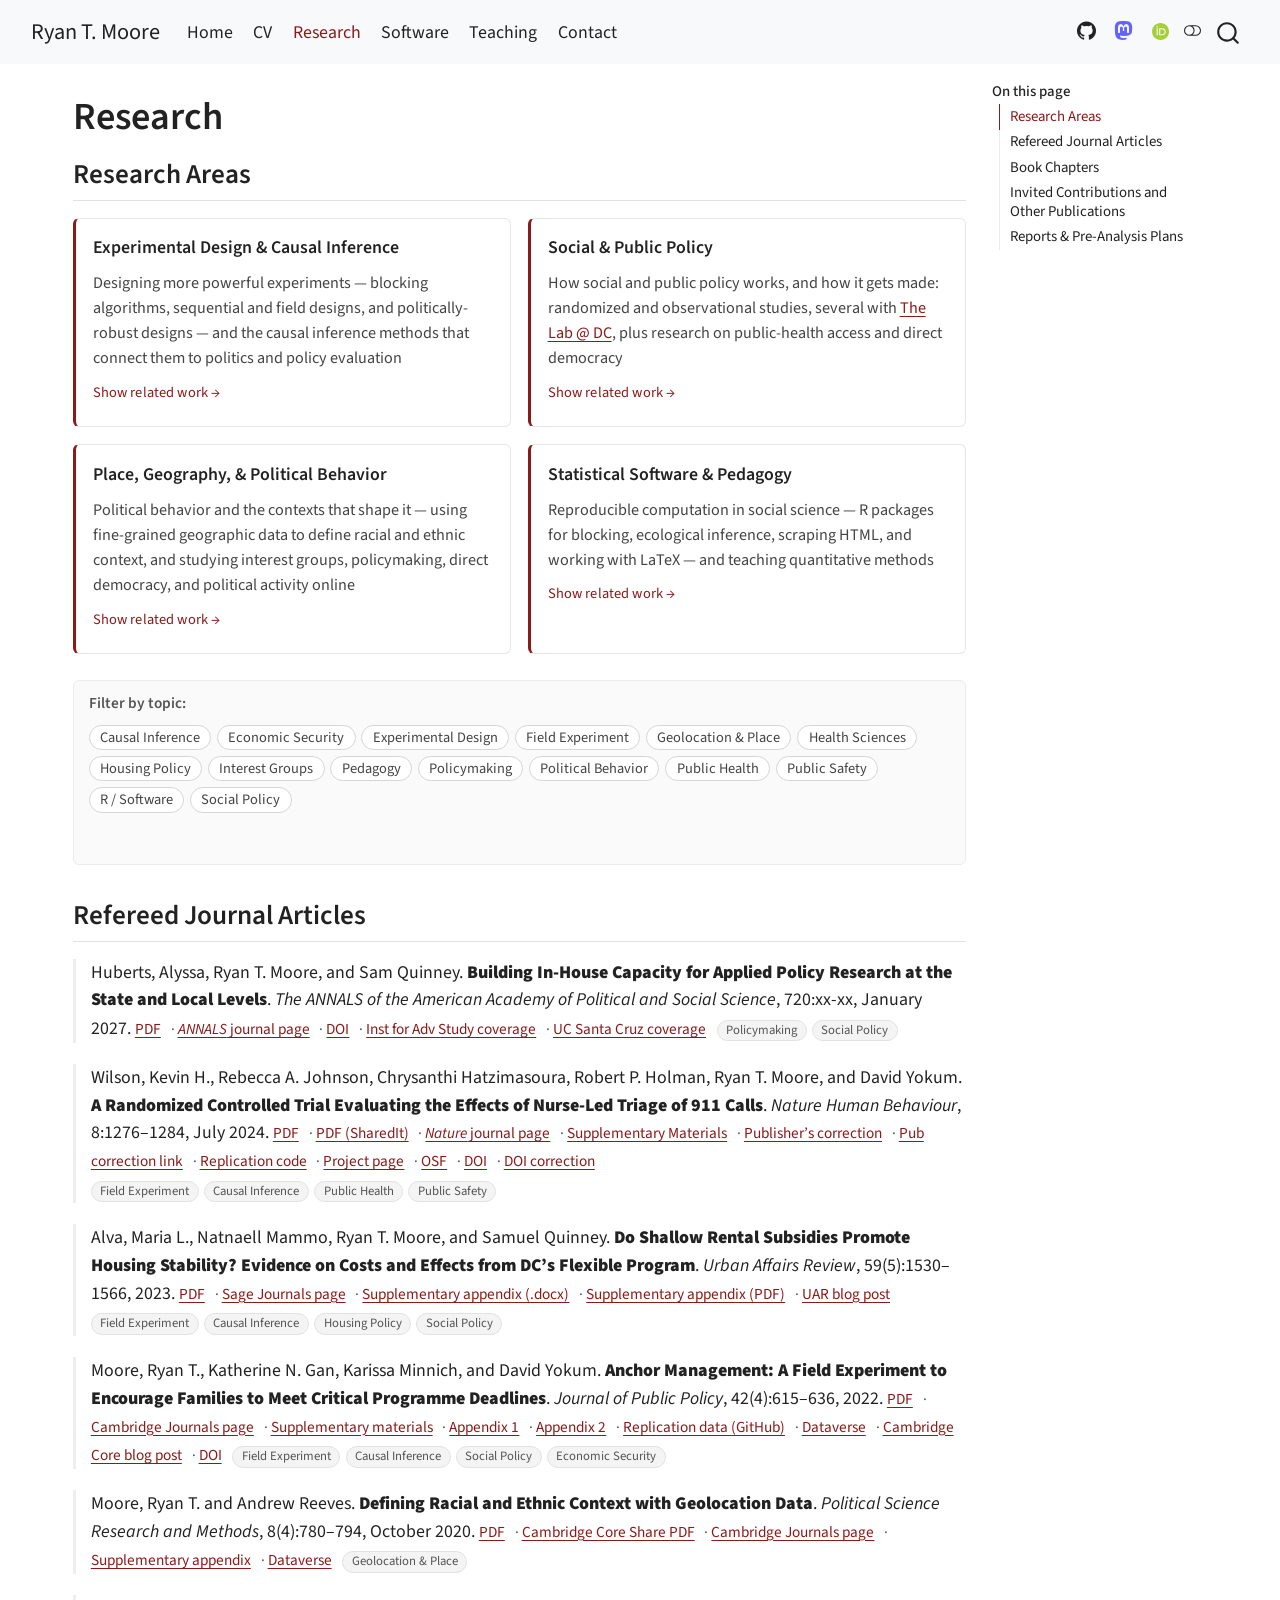
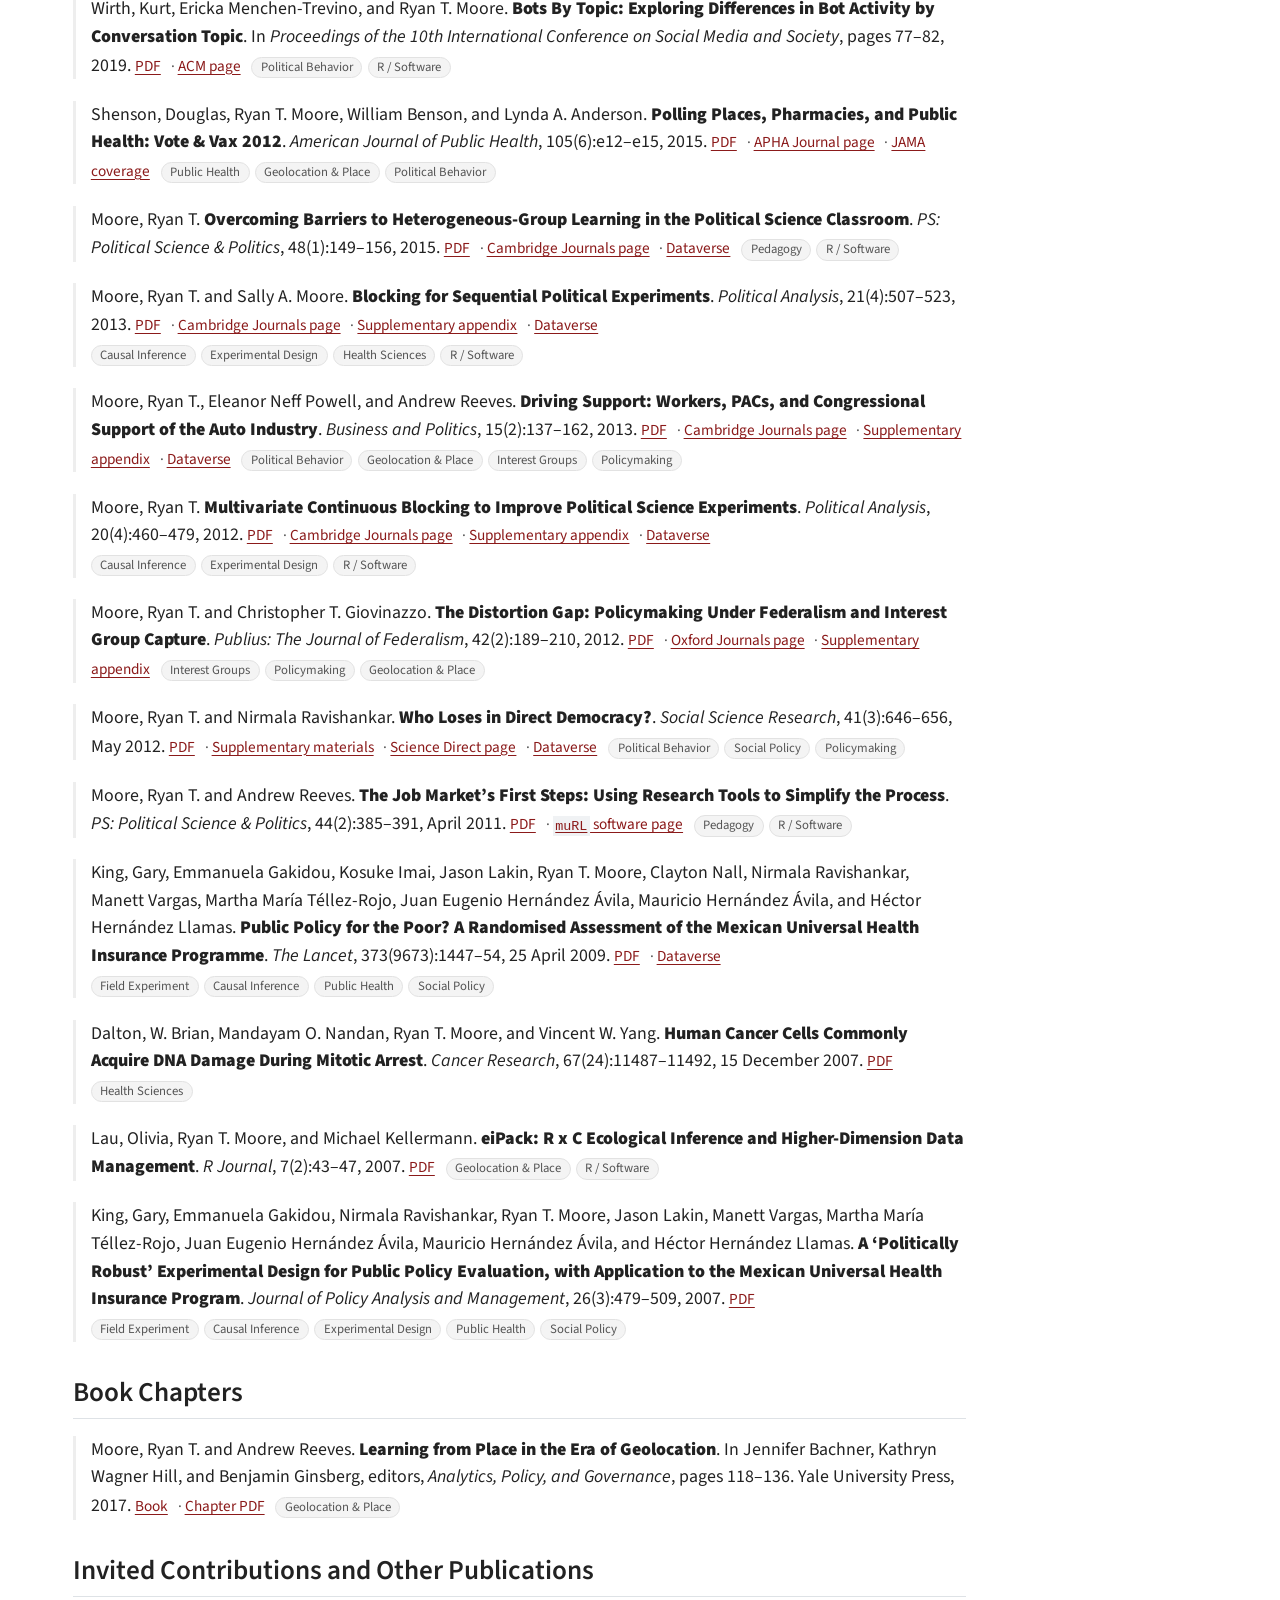
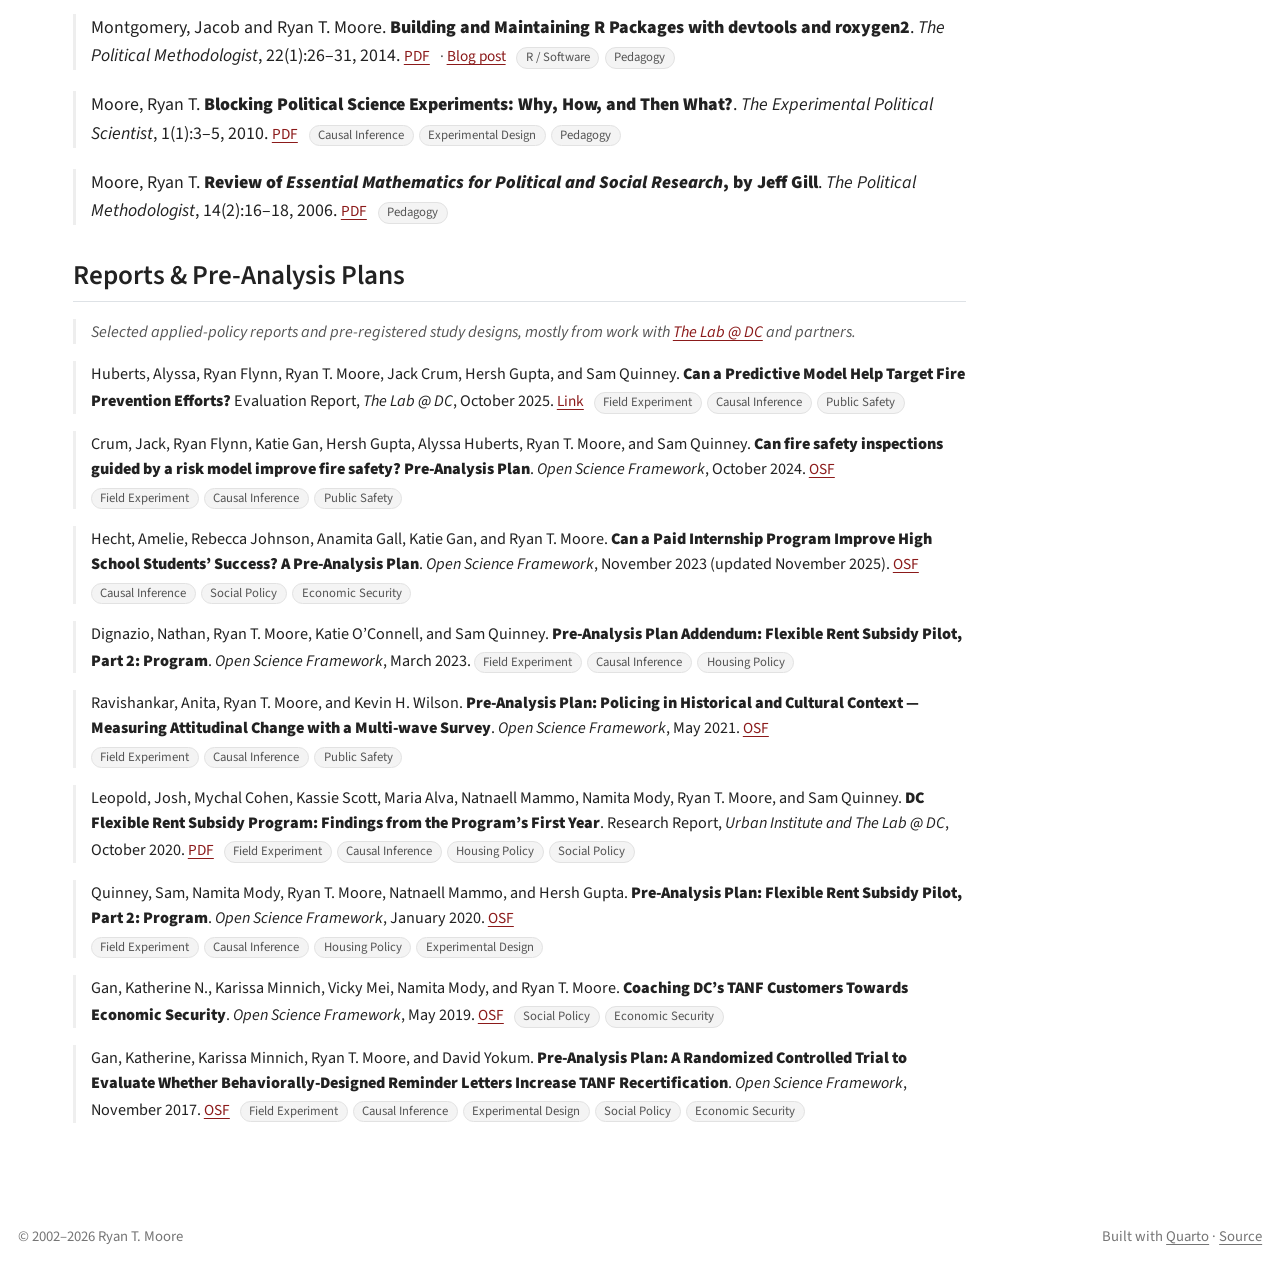
<file: research.html>
<!DOCTYPE html>
<html xmlns="http://www.w3.org/1999/xhtml" lang="en" xml:lang="en"><head>

<meta charset="utf-8">
<meta name="generator" content="quarto-1.11.9">

<meta name="viewport" content="width=device-width, initial-scale=1.0, user-scalable=yes">


<title>Ryan T. Moore — Research – Ryan T. Moore</title>
<style>
/* Default styles provided by pandoc.
** See https://pandoc.org/MANUAL.html#variables-for-html for config info.
*/
span.smallcaps{font-variant: small-caps;}
div.columns{display: flex; gap: 1.5em;}
div.column{flex: auto;}
@media screen {
div.columns{gap: min(4vw, 1.5em);}
div.column{overflow-x: auto;}
}
div.hanging-indent{margin-left: 1.5em; text-indent: -1.5em;}
ul.task-list{list-style: none;}
ul.task-list li input[type="checkbox"] {
  width: 0.8em;
  margin: 0 0.8em 0.2em -1em; /* quarto-specific, see https://github.com/quarto-dev/quarto-cli/issues/4556 */ 
  vertical-align: middle;
}
</style>


<script src="site_libs/quarto-nav/quarto-nav.js"></script>
<script src="site_libs/clipboard/clipboard.min.js"></script>
<script src="site_libs/quarto-search/autocomplete.umd.js"></script>
<script src="site_libs/quarto-search/fuse.min.js"></script>
<script src="site_libs/quarto-search/quarto-search.js"></script>
<meta name="quarto:offset" content="./">
<script src="site_libs/quarto-html/quarto.js" type="module"></script>
<script src="site_libs/quarto-html/tabsets/tabsets.js" type="module"></script>
<script src="site_libs/quarto-html/scrollable-regions/scrollable-regions.js" type="module"></script>
<script src="site_libs/quarto-html/popper.min.js"></script>
<script src="site_libs/quarto-html/tippy.umd.min.js"></script>
<script src="site_libs/quarto-html/anchor.min.js"></script>
<link href="site_libs/quarto-html/tippy.css" rel="stylesheet">
<link href="site_libs/quarto-html/quarto-syntax-highlighting-63b5708e65d6cd79cd7618c58d0c21e7.css" rel="stylesheet" class="quarto-color-scheme" id="quarto-text-highlighting-styles">
<link href="site_libs/quarto-html/quarto-syntax-highlighting-dark-447e42e69aaa9833c0ba1b986f430b20.css" rel="stylesheet" class="quarto-color-scheme quarto-color-alternate" id="quarto-text-highlighting-styles">
<link href="site_libs/quarto-html/quarto-syntax-highlighting-63b5708e65d6cd79cd7618c58d0c21e7.css" rel="stylesheet" class="quarto-color-scheme-extra" id="quarto-text-highlighting-styles">
<script src="site_libs/bootstrap/bootstrap.min.js"></script>
<link href="site_libs/bootstrap/bootstrap-icons.css" rel="stylesheet">
<link href="site_libs/bootstrap/bootstrap-ba321ac4a2f68656df8c4121b378bdc9.min.css" rel="stylesheet" append-hash="true" class="quarto-color-scheme" id="quarto-bootstrap" data-mode="light">
<link href="site_libs/bootstrap/bootstrap-dark-917fff8b95f295a17f422db438b4a4e6.min.css" rel="stylesheet" append-hash="true" class="quarto-color-scheme quarto-color-alternate" id="quarto-bootstrap" data-mode="dark">
<link href="site_libs/bootstrap/bootstrap-ba321ac4a2f68656df8c4121b378bdc9.min.css" rel="stylesheet" append-hash="true" class="quarto-color-scheme-extra" id="quarto-bootstrap" data-mode="light">
<script id="quarto-search-options" type="application/json">{
  "location": "navbar",
  "copy-button": false,
  "collapse-after": 3,
  "panel-placement": "end",
  "type": "overlay",
  "limit": 50,
  "keyboard-shortcut": [
    "f",
    "/",
    "s"
  ],
  "language": {
    "search-no-results-text": "No results",
    "search-matching-documents-text": "matching documents",
    "search-copy-link-title": "Copy link to search",
    "search-hide-matches-text": "Hide additional matches",
    "search-more-match-text": "more match in this document",
    "search-more-matches-text": "more matches in this document",
    "search-clear-button-title": "Clear",
    "search-text-placeholder": "",
    "search-detached-cancel-button-title": "Cancel",
    "search-submit-button-title": "Submit",
    "search-label": "Search"
  }
}</script>


<meta property="og:title" content="Ryan T. Moore — Research">
<meta property="og:site_name" content="Ryan T. Moore">
</head>

<body class="nav-fixed quarto-light"><a id="quarto-skip-link" class="visually-hidden-focusable" href="#quarto-document-content">Skip to main content</a><script id="quarto-html-before-body" type="application/javascript">
    const toggleBodyColorMode = (bsSheetEl) => {
      const mode = bsSheetEl.getAttribute("data-mode");
      const bodyEl = window.document.querySelector("body");
      if (mode === "dark") {
        bodyEl.classList.add("quarto-dark");
        bodyEl.classList.remove("quarto-light");
      } else {
        bodyEl.classList.add("quarto-light");
        bodyEl.classList.remove("quarto-dark");
      }
    }
    const toggleBodyColorPrimary = () => {
      const bsSheetEl = window.document.querySelector("link#quarto-bootstrap:not([rel=disabled-stylesheet])");
      if (bsSheetEl) {
        toggleBodyColorMode(bsSheetEl);
      }
    }
    const setColorSchemeToggle = (alternate) => {
      const toggles = window.document.querySelectorAll('.quarto-color-scheme-toggle');
      for (let i=0; i < toggles.length; i++) {
        const toggle = toggles[i];
        if (toggle) {
          toggle.setAttribute("aria-checked", alternate ? "true" : "false");
          if (alternate) {
            toggle.classList.add("alternate");
          } else {
            toggle.classList.remove("alternate");
          }
        }
      }
    };
    const toggleColorMode = (alternate) => {
      // Switch the stylesheets
      const primaryStylesheets = window.document.querySelectorAll('link.quarto-color-scheme:not(.quarto-color-alternate)');
      const alternateStylesheets = window.document.querySelectorAll('link.quarto-color-scheme.quarto-color-alternate');
      manageTransitions('#quarto-margin-sidebar .nav-link', false);
      if (alternate) {
        // note: dark is layered on light, we don't disable primary!
        enableStylesheet(alternateStylesheets);
        for (const sheetNode of alternateStylesheets) {
          if (sheetNode.id === "quarto-bootstrap") {
            toggleBodyColorMode(sheetNode);
          }
        }
      } else {
        disableStylesheet(alternateStylesheets);
        enableStylesheet(primaryStylesheets)
        toggleBodyColorPrimary();
      }
      manageTransitions('#quarto-margin-sidebar .nav-link', true);
      // Switch the toggles
      setColorSchemeToggle(alternate)
    }
    // Hack to workaround the fact that safari doesn't
    // properly recolor the scrollbar when toggling (#1455).
    // Not run on load: stylesheets are set before first paint there, and
    // scrolling would undo the scroll to a URL fragment (#14973).
    // The one pixel nudge keeps the reader where they were.
    const refreshSafariScrollbar = () => {
      if (navigator.userAgent.indexOf('Safari') > 0 && navigator.userAgent.indexOf('Chrome') == -1) {
        manageTransitions("body", false);
        const scrollY = window.scrollY;
        window.scrollTo(0, scrollY > 0 ? scrollY - 1 : 1);
        setTimeout(() => {
          window.scrollTo(0, scrollY);
          manageTransitions("body", true);
        }, 40);
      }
    }
    const disableStylesheet = (stylesheets) => {
      for (let i=0; i < stylesheets.length; i++) {
        const stylesheet = stylesheets[i];
        stylesheet.rel = 'disabled-stylesheet';
      }
    }
    const enableStylesheet = (stylesheets) => {
      for (let i=0; i < stylesheets.length; i++) {
        const stylesheet = stylesheets[i];
        if(stylesheet.rel !== 'stylesheet') { // for Chrome, which will still FOUC without this check
          stylesheet.rel = 'stylesheet';
        }
      }
    }
    const manageTransitions = (selector, allowTransitions) => {
      const els = window.document.querySelectorAll(selector);
      for (let i=0; i < els.length; i++) {
        const el = els[i];
        if (allowTransitions) {
          el.classList.remove('notransition');
        } else {
          el.classList.add('notransition');
        }
      }
    }
    const isFileUrl = () => {
      return window.location.protocol === 'file:';
    }
    const hasAlternateSentinel = () => {
      let styleSentinel = getColorSchemeSentinel();
      if (styleSentinel !== null) {
        return styleSentinel === "alternate";
      } else {
        return false;
      }
    }
    const setStyleSentinel = (alternate) => {
      const value = alternate ? "alternate" : "default";
      if (!isFileUrl()) {
        window.localStorage.setItem("quarto-color-scheme", value);
      } else {
        localAlternateSentinel = value;
      }
    }
    const getColorSchemeSentinel = () => {
      if (!isFileUrl()) {
        const storageValue = window.localStorage.getItem("quarto-color-scheme");
        return storageValue != null ? storageValue : localAlternateSentinel;
      } else {
        return localAlternateSentinel;
      }
    }
    const toggleGiscusIfUsed = (isAlternate, darkModeDefault) => {
      const baseTheme = document.querySelector('#giscus-base-theme')?.value ?? 'light';
      const alternateTheme = document.querySelector('#giscus-alt-theme')?.value ?? 'dark';
      let newTheme = '';
      if(authorPrefersDark) {
        newTheme = isAlternate ? baseTheme : alternateTheme;
      } else {
        newTheme = isAlternate ? alternateTheme : baseTheme;
      }
      const changeGiscusTheme = () => {
        // From: https://github.com/giscus/giscus/issues/336
        const sendMessage = (message) => {
          const iframe = document.querySelector('iframe.giscus-frame');
          if (!iframe) return;
          iframe.contentWindow.postMessage({ giscus: message }, 'https://giscus.app');
        }
        sendMessage({
          setConfig: {
            theme: newTheme
          }
        });
      }
      const isGiscussLoaded = window.document.querySelector('iframe.giscus-frame') !== null;
      if (isGiscussLoaded) {
        changeGiscusTheme();
      }
    };
    const authorPrefersDark = false;
    const darkModeDefault = authorPrefersDark;
      document.querySelector('link#quarto-text-highlighting-styles.quarto-color-scheme-extra').rel = 'disabled-stylesheet';
      document.querySelector('link#quarto-bootstrap.quarto-color-scheme-extra').rel = 'disabled-stylesheet';
    let localAlternateSentinel = darkModeDefault ? 'alternate' : 'default';
    // Dark / light mode switch
    window.quartoToggleColorScheme = () => {
      // Read the current dark / light value
      let toAlternate = !hasAlternateSentinel();
      toggleColorMode(toAlternate);
      refreshSafariScrollbar();
      setStyleSentinel(toAlternate);
      toggleGiscusIfUsed(toAlternate, darkModeDefault);
      window.dispatchEvent(new Event('resize'));
    };
    // Switch to dark mode if need be
    if (hasAlternateSentinel()) {
      toggleColorMode(true);
    } else {
      toggleColorMode(false);
    }
  </script>

<div id="quarto-search-results"></div>
  <header id="quarto-header" class="headroom fixed-top">
    <nav class="navbar navbar-expand-lg " data-bs-theme="dark" aria-label="Site">
      <div class="navbar-container container-fluid">
      <div class="navbar-brand-container mx-auto">
    <a class="navbar-brand" href="./index.html">
    <span class="navbar-title">Ryan T. Moore</span>
    </a>
  </div>
          <button class="navbar-toggler" type="button" data-bs-toggle="collapse" data-bs-target="#navbarCollapse" aria-controls="navbarCollapse" aria-expanded="false" aria-label="Toggle navigation" onclick="if (window.quartoToggleHeadroom) { window.quartoToggleHeadroom(); }">
  <span class="navbar-toggler-icon"></span>
</button>
          <div class="collapse navbar-collapse" id="navbarCollapse">
            <ul class="navbar-nav navbar-nav-scroll me-auto">
  <li class="nav-item">
    <a class="nav-link" href="./index.html"> 
<span class="menu-text">Home</span></a>
  </li>  
  <li class="nav-item">
    <a class="nav-link" href="./files/cvRTMoore.pdf"> 
<span class="menu-text">CV</span></a>
  </li>  
  <li class="nav-item">
    <a class="nav-link active" href="./research.html" aria-current="page"> 
<span class="menu-text">Research</span></a>
  </li>  
  <li class="nav-item">
    <a class="nav-link" href="./software.html"> 
<span class="menu-text">Software</span></a>
  </li>  
  <li class="nav-item">
    <a class="nav-link" href="./teaching.html"> 
<span class="menu-text">Teaching</span></a>
  </li>  
  <li class="nav-item">
    <a class="nav-link" href="./contact.html"> 
<span class="menu-text">Contact</span></a>
  </li>  
</ul>
            <ul class="navbar-nav navbar-nav-scroll ms-auto">
  <li class="nav-item compact">
    <a class="nav-link" href="https://github.com/ryantmoore"> <i class="bi bi-github" role="img" aria-label="GitHub">
</i> 
<span class="menu-text"></span></a>
  </li>  
  <li class="nav-item compact">
    <a class="nav-link" href="https://masto.nu/@ryantmoore"> <i class="bi bi-mastodon" role="img" aria-label="Mastodon">
</i> 
<span class="menu-text"></span></a>
  </li>  
  <li class="nav-item">
    <a class="nav-link" href="https://orcid.org/0000-0002-3916-8113" rel="me"> 
<span class="menu-text">ORCID</span></a>
  </li>  
</ul>
          </div> <!-- /navcollapse -->
            <div class="quarto-navbar-tools">
  <button type="button" role="switch" aria-checked="false" class="quarto-color-scheme-toggle quarto-navigation-tool  px-1" onclick="window.quartoToggleColorScheme(); return false;" title="Toggle dark mode" aria-label="Toggle dark mode"><i class="bi"></i></button>
</div>
            <div id="quarto-search" class="" title="Search"></div>
      </div> <!-- /container-fluid -->
    </nav>
</header>
<!-- content -->
<div id="quarto-content" class="quarto-container page-columns page-rows-contents page-layout-full page-navbar">
<!-- sidebar -->
<!-- margin-sidebar -->
    <div id="quarto-margin-sidebar" class="sidebar margin-sidebar">
        <nav id="TOC" role="doc-toc" aria-labelledby="toc-title" class="toc-active">
    <h2 id="toc-title">On this page</h2>
   
  <ul class="collapse">
  <li><a href="#research-areas" id="toc-research-areas" class="nav-link active" data-scroll-target="#research-areas">Research Areas</a></li>
  <li><a href="#refereed-journal-articles" id="toc-refereed-journal-articles" class="nav-link" data-scroll-target="#refereed-journal-articles">Refereed Journal Articles</a></li>
  <li><a href="#book-chapters" id="toc-book-chapters" class="nav-link" data-scroll-target="#book-chapters">Book Chapters</a></li>
  <li><a href="#invited-contributions-and-other-publications" id="toc-invited-contributions-and-other-publications" class="nav-link" data-scroll-target="#invited-contributions-and-other-publications">Invited Contributions and Other Publications</a></li>
  <li><a href="#reports-pre-analysis-plans" id="toc-reports-pre-analysis-plans" class="nav-link" data-scroll-target="#reports-pre-analysis-plans">Reports &amp; Pre-Analysis Plans</a></li>
  </ul>
</nav>
    </div>
<!-- main -->
<main class="content column-page-left" id="quarto-document-content" tabindex="-1">


<header id="title-block-header" class="quarto-title-block default">
<div class="quarto-title">
<h1 class="title">Research</h1>
</div>



<div class="quarto-title-meta column-page-left">

    
  
    
  </div>
  


</header>


<section id="research-areas" class="level2 research-areas">
<h2 class="anchored" data-anchor-id="research-areas">Research Areas</h2>
<div class="area-cards">
<div class="area-card" data-topics="experimental-design field-experiment causal-inference">
<p><span class="area-title">Experimental Design &amp; Causal Inference</span></p>
<p>Designing more powerful experiments — blocking algorithms, sequential and field designs, and politically-robust designs — and the causal inference methods that connect them to politics and policy evaluation</p>
<p><span class="area-link">Show related work →</span></p>
</div>
<div class="area-card" data-topics="social-policy housing-policy public-safety public-health economic-security">
<p><span class="area-title">Social &amp; Public Policy</span></p>
<p>How social and public policy works, and how it gets made: randomized and observational studies, several with <a href="https://thelab.dc.gov">The Lab @ DC</a>, plus research on public-health access and direct democracy</p>
<p><span class="area-link">Show related work →</span></p>
</div>
<div class="area-card" data-topics="geolocation political-behavior interest-groups policymaking">
<p><span class="area-title">Place, Geography, &amp; Political Behavior</span></p>
<p>Political behavior and the contexts that shape it — using fine-grained geographic data to define racial and ethnic context, and studying interest groups, policymaking, direct democracy, and political activity online</p>
<p><span class="area-link">Show related work →</span></p>
</div>
<div class="area-card" data-topics="r-software pedagogy">
<p><span class="area-title">Statistical Software &amp; Pedagogy</span></p>
<p>Reproducible computation in social science — R packages for blocking, ecological inference, scraping HTML, and working with LaTeX — and teaching quantitative methods</p>
<p><span class="area-link">Show related work →</span></p>
</div>
</div>
</section>
<div class="topic-filter">

</div>
<section id="refereed-journal-articles" class="level2">
<h2 class="anchored" data-anchor-id="refereed-journal-articles">Refereed Journal Articles</h2>
<div class="pub-list">
<ul>
<li><p>Huberts, Alyssa, Ryan T. Moore, and Sam Quinney. <span id="capacity-2027" class="pub-title"><strong>Building In-House Capacity for Applied Policy Research at the State and Local Levels</strong></span>. <span class="pub-venue"><em>The ANNALS of the American Academy of Political and Social Science</em></span>, 720:xx-xx, January 2027. <span class="pub-links"><a href="./files/papers/27-capacity.pdf">PDF</a> · <a href=""><em>ANNALS</em> journal page</a> · <a href="https://doi.org/10.1177/00027162261510486">DOI</a> · <a href="https://www.ias.edu/stsv-lab/publicscience">Inst for Adv Study coverage</a> · <a href="https://news.ucsc.edu/2026/05/the-publics-science-initiative/">UC Santa Cruz coverage</a></span> <span class="topic-tags"><span class="topic-tag" data-topic="policymaking">Policymaking</span> <span class="topic-tag" data-topic="social-policy">Social Policy</span></span></p></li>
<li><p>Wilson, Kevin H., Rebecca A. Johnson, Chrysanthi Hatzimasoura, Robert P. Holman, Ryan T. Moore, and David Yokum. <span id="ntl-2024" class="pub-title"><strong>A Randomized Controlled Trial Evaluating the Effects of Nurse-Led Triage of 911 Calls</strong></span>. <span class="pub-venue"><em>Nature Human Behaviour</em></span>, 8:1276–1284, July 2024. <span class="pub-links"><a href="./files/papers/24-ntl.pdf">PDF</a> · <a href="https://rdcu.be/dISZm">PDF (SharedIt)</a> · <a href="https://www.nature.com/articles/s41562-024-01889-6"><em>Nature</em> journal page</a> · <a href="https://osf.io/t7nhj/">Supplementary Materials</a> · <a href="./files/papers/24-ntl-correction.pdf">Publisher’s correction</a> · <a href="https://www.nature.com/articles/s41562-024-01921-9">Pub correction link</a> · <a href="https://github.com/thelabdc/FEMS-911NurseTriageLine-Public">Replication code</a> · <a href="https://thelabprojects.dc.gov/911-nurse-triage-line">Project page</a> · <a href="https://osf.io/t7nhj/">OSF</a> · <a href="https://doi.org/10.1038/s41562-024-01889-6">DOI</a> · <a href="https://doi.org/10.1038/s41562-024-01921-9">DOI correction</a></span> <span class="topic-tags"><span class="topic-tag" data-topic="field-experiment">Field Experiment</span> <span class="topic-tag" data-topic="causal-inference">Causal Inference</span> <span class="topic-tag" data-topic="public-health">Public Health</span> <span class="topic-tag" data-topic="public-safety">Public Safety</span></span></p></li>
<li><p>Alva, Maria L., Natnaell Mammo, Ryan T. Moore, and Samuel Quinney. <span class="pub-title"><strong>Do Shallow Rental Subsidies Promote Housing Stability? Evidence on Costs and Effects from DC’s Flexible Program</strong></span>. <span class="pub-venue"><em>Urban Affairs Review</em></span>, 59(5):1530–1566, 2023. <span class="pub-links"><a href="./files/papers/23-dcflex.pdf">PDF</a> · <a href="https://doi.org/10.1177%2F10780874221111140">Sage Journals page</a> · <a href="https://journals.sagepub.com/doi/suppl/10.1177/10780874221111140/suppl_file/sj-docx-1-uar-10.1177_10780874221111140.docx">Supplementary appendix (.docx)</a> · <a href="./files/papers/22_flex_supp01.pdf">Supplementary appendix (PDF)</a> · <a href="https://www.urbanaffairsreview.com/uar-archive/do-shallow-rental-subsidies-promote-housing-stability">UAR blog post</a></span> <span class="topic-tags"><span class="topic-tag" data-topic="field-experiment">Field Experiment</span> <span class="topic-tag" data-topic="causal-inference">Causal Inference</span> <span class="topic-tag" data-topic="housing-policy">Housing Policy</span> <span class="topic-tag" data-topic="social-policy">Social Policy</span></span></p></li>
<li><p>Moore, Ryan T., Katherine N. Gan, Karissa Minnich, and David Yokum. <span id="anchor-2022" class="pub-title"><strong>Anchor Management: A Field Experiment to Encourage Families to Meet Critical Programme Deadlines</strong></span>. <span class="pub-venue"><em>Journal of Public Policy</em></span>, 42(4):615–636, 2022. <span class="pub-links"><a href="./files/papers/22_tanf_recert.pdf">PDF</a> · <a href="https://www.cambridge.org/core/journals/journal-of-public-policy/article/abs/anchor-management-a-field-experiment-to-encourage-families-to-meet-critical-programme-deadlines/A74D5BF7AF8107861E24D9A420CC026C">Cambridge Journals page</a> · <a href="https://www.cambridge.org/core/journals/journal-of-public-policy/article/abs/anchor-management-a-field-experiment-to-encourage-families-to-meet-critical-programme-deadlines/A74D5BF7AF8107861E24D9A420CC026C#supplementary-materials">Supplementary materials</a> · <a href="./files/papers/22_tanf_supp01.pdf">Appendix 1</a> · <a href="./files/papers/22_tanf_supp02.pdf">Appendix 2</a> · <a href="https://github.com/thelabdc/DHS-TANFRecertification-Public">Replication data (GitHub)</a> · <a href="https://dataverse.harvard.edu/dataset.xhtml?persistentId=doi:10.7910/DVN/5WTSUZ">Dataverse</a> · <a href="https://www.cambridge.org/core/blog/2022/10/31/anchor-management-a-field-experiment-to-encourage-families-to-meet-critical-program-deadlines/">Cambridge Core blog post</a> · <a href="https://doi.org/10.1017/S0143814X21000131">DOI</a></span> <span class="topic-tags"><span class="topic-tag" data-topic="field-experiment">Field Experiment</span> <span class="topic-tag" data-topic="causal-inference">Causal Inference</span> <span class="topic-tag" data-topic="social-policy">Social Policy</span> <span class="topic-tag" data-topic="economic-security">Economic Security</span></span></p></li>
<li><p>Moore, Ryan T. and Andrew Reeves. <span class="pub-title"><strong>Defining Racial and Ethnic Context with Geolocation Data</strong></span>. <span class="pub-venue"><em>Political Science Research and Methods</em></span>, 8(4):780–794, October 2020. <span class="pub-links"><a href="./files/papers/milieus.pdf">PDF</a> · <a href="https://www.cambridge.org/core/journals/political-science-research-and-methods/article/defining-racial-and-ethnic-context-with-geolocation-data/F8F92B9DCF6723B8F395655DA12BA8D9/share/284e77ba90f86ebd028db2cded8c8d1976a8fe67">Cambridge Core Share PDF</a> · <a href="https://www.cambridge.org/core/journals/political-science-research-and-methods/article/defining-racial-and-ethnic-context-with-geolocation-data/F8F92B9DCF6723B8F395655DA12BA8D9">Cambridge Journals page</a> · <a href="./files/papers/milieus_appendix.pdf">Supplementary appendix</a> · <a href="https://dataverse.harvard.edu/dataset.xhtml?persistentId=doi:10.7910/DVN/G3YJXY">Dataverse</a></span> <span class="topic-tags"><span class="topic-tag" data-topic="geolocation">Geolocation &amp; Place</span></span></p></li>
<li><p>Wirth, Kurt, Ericka Menchen-Trevino, and Ryan T. Moore. <span class="pub-title"><strong>Bots By Topic: Exploring Differences in Bot Activity by Conversation Topic</strong></span>. In <span class="pub-venue"><em>Proceedings of the 10th International Conference on Social Media and Society</em></span>, pages 77–82, 2019. <span class="pub-links"><a href="./files/papers/topic-bots.pdf">PDF</a> · <a href="https://dl.acm.org/doi/10.1145/3328529.3328547">ACM page</a></span> <span class="topic-tags"><span class="topic-tag" data-topic="political-behavior">Political Behavior</span> <span class="topic-tag" data-topic="r-software">R / Software</span></span></p></li>
<li><p>Shenson, Douglas, Ryan T. Moore, William Benson, and Lynda A. Anderson. <span class="pub-title"><strong>Polling Places, Pharmacies, and Public Health: Vote &amp; Vax 2012</strong></span>. <span class="pub-venue"><em>American Journal of Public Health</em></span>, 105(6):e12–e15, 2015. <span class="pub-links"><a href="./files/papers/vvField.pdf">PDF</a> · <a href="https://ajph.aphapublications.org/doi/abs/10.2105/AJPH.2015.302628">APHA Journal page</a> · <a href="http://jama.jamanetwork.com/article.aspx?articleid=2279707">JAMA coverage</a></span> <span class="topic-tags"><span class="topic-tag" data-topic="public-health">Public Health</span> <span class="topic-tag" data-topic="geolocation">Geolocation &amp; Place</span> <span class="topic-tag" data-topic="political-behavior">Political Behavior</span></span></p></li>
<li><p>Moore, Ryan T. <span class="pub-title"><strong>Overcoming Barriers to Heterogeneous-Group Learning in the Political Science Classroom</strong></span>. <span class="pub-venue"><em>PS: Political Science &amp; Politics</em></span>, 48(1):149–156, 2015. <span class="pub-links"><a href="./files/papers/hetgr2.pdf">PDF</a> · <a href="https://www.cambridge.org/core/journals/ps-political-science-and-politics/article/overcoming-barriers-to-heterogeneousgroup-learning-in-the-political-science-classroom/CF8CAF88D8B5841E289A981C078E725D">Cambridge Journals page</a> · <a href="http://dx.doi.org/10.7910/DVN/26685">Dataverse</a></span> <span class="topic-tags"><span class="topic-tag" data-topic="pedagogy">Pedagogy</span> <span class="topic-tag" data-topic="r-software">R / Software</span></span></p></li>
<li><p>Moore, Ryan T. and Sally A. Moore. <span class="pub-title"><strong>Blocking for Sequential Political Experiments</strong></span>. <span class="pub-venue"><em>Political Analysis</em></span>, 21(4):507–523, 2013. <span class="pub-links"><a href="./files/papers/bflyPA.pdf">PDF</a> · <a href="https://www.cambridge.org/core/journals/political-analysis/article/blocking-for-sequential-political-experiments/F1441C1FA0D095FC12E1EE8E8F4DC7EA">Cambridge Journals page</a> · <a href="./files/papers/bflySuppPA.pdf">Supplementary appendix</a> · <a href="https://dataverse.harvard.edu/dataset.xhtml?persistentId=hdl:1902.1/21042">Dataverse</a></span> <span class="topic-tags"><span class="topic-tag" data-topic="causal-inference">Causal Inference</span> <span class="topic-tag" data-topic="experimental-design">Experimental Design</span> <span class="topic-tag" data-topic="health-sciences">Health Sciences</span> <span class="topic-tag" data-topic="r-software">R / Software</span></span></p></li>
<li><p>Moore, Ryan T., Eleanor Neff Powell, and Andrew Reeves. <span class="pub-title"><strong>Driving Support: Workers, PACs, and Congressional Support of the Auto Industry</strong></span>. <span class="pub-venue"><em>Business and Politics</em></span>, 15(2):137–162, 2013. <span class="pub-links"><a href="./files/papers/driving.pdf">PDF</a> · <a href="https://www.cambridge.org/core/journals/business-and-politics/article/abs/driving-support-workers-pacs-and-congressional-support-of-the-auto-industry1/4DB67EEB0B7D1CCE618CF9288F844B11">Cambridge Journals page</a> · <a href="./files/papers/autoSuppBAP.pdf">Supplementary appendix</a> · <a href="http://j.mp/1dW8ErX">Dataverse</a></span> <span class="topic-tags"><span class="topic-tag" data-topic="political-behavior">Political Behavior</span> <span class="topic-tag" data-topic="geolocation">Geolocation &amp; Place</span> <span class="topic-tag" data-topic="interest-groups">Interest Groups</span> <span class="topic-tag" data-topic="policymaking">Policymaking</span></span></p></li>
<li><p>Moore, Ryan T. <span id="block-2012" class="pub-title"><strong>Multivariate Continuous Blocking to Improve Political Science Experiments</strong></span>. <span class="pub-venue"><em>Political Analysis</em></span>, 20(4):460–479, 2012. <span class="pub-links"><a href="./files/papers/blockPA.pdf">PDF</a> · <a href="https://www.cambridge.org/core/journals/political-analysis/article/multivariate-continuous-blocking-to-improve-political-science-experiments/7C16390FBACFB15FDD1A7536042CE222">Cambridge Journals page</a> · <a href="./files/papers/blockSupp.pdf">Supplementary appendix</a> · <a href="http://dvn.iq.harvard.edu/dvn/dv/rmoore">Dataverse</a></span> <span class="topic-tags"><span class="topic-tag" data-topic="causal-inference">Causal Inference</span> <span class="topic-tag" data-topic="experimental-design">Experimental Design</span> <span class="topic-tag" data-topic="r-software">R / Software</span></span></p></li>
<li><p>Moore, Ryan T. and Christopher T. Giovinazzo. <span class="pub-title"><strong>The Distortion Gap: Policymaking Under Federalism and Interest Group Capture</strong></span>. <span class="pub-venue"><em>Publius: The Journal of Federalism</em></span>, 42(2):189–210, 2012. <span class="pub-links"><a href="./files/papers/distortiongap.pdf">PDF</a> · <a href="https://academic.oup.com/publius/article-abstract/42/2/189/1892332">Oxford Journals page</a> · <a href="./files/papers/distortiongapSupp.pdf">Supplementary appendix</a></span> <span class="topic-tags"><span class="topic-tag" data-topic="interest-groups">Interest Groups</span> <span class="topic-tag" data-topic="policymaking">Policymaking</span> <span class="topic-tag" data-topic="geolocation">Geolocation &amp; Place</span></span></p></li>
<li><p>Moore, Ryan T. and Nirmala Ravishankar. <span class="pub-title"><strong>Who Loses in Direct Democracy?</strong></span>. <span class="pub-venue"><em>Social Science Research</em></span>, 41(3):646–656, May 2012. <span class="pub-links"><a href="./files/papers/wlidd.pdf">PDF</a> · <a href="./files/papers/wlidd-suppl.pdf">Supplementary materials</a> · <a href="http://www.sciencedirect.com/science/article/pii/S0049089X11001724">Science Direct page</a> · <a href="https://dataverse.harvard.edu/dataset.xhtml?persistentId=hdl:1902.1/21358&amp;studyListingIndex=0_bb5c7d38fba4312a61c0b8c74d87">Dataverse</a></span> <span class="topic-tags"><span class="topic-tag" data-topic="political-behavior">Political Behavior</span> <span class="topic-tag" data-topic="social-policy">Social Policy</span> <span class="topic-tag" data-topic="policymaking">Policymaking</span></span></p></li>
<li><p>Moore, Ryan T. and Andrew Reeves. <span class="pub-title"><strong>The Job Market’s First Steps: Using Research Tools to Simplify the Process</strong></span>. <span class="pub-venue"><em>PS: Political Science &amp; Politics</em></span>, 44(2):385–391, April 2011. <span class="pub-links"><a href="./files/papers/tjmfs.pdf">PDF</a> · <a href="http://ryantmoore.com/software.muRL.htm"><code>muRL</code> software page</a></span> <span class="topic-tags"><span class="topic-tag" data-topic="pedagogy">Pedagogy</span> <span class="topic-tag" data-topic="r-software">R / Software</span></span></p></li>
<li><p>King, Gary, Emmanuela Gakidou, Kosuke Imai, Jason Lakin, Ryan T. Moore, Clayton Nall, Nirmala Ravishankar, Manett Vargas, Martha María Téllez-Rojo, Juan Eugenio Hernández Ávila, Mauricio Hernández Ávila, and Héctor Hernández Llamas. <span class="pub-title"><strong>Public Policy for the Poor? A Randomised Assessment of the Mexican Universal Health Insurance Programme</strong></span>. <span class="pub-venue"><em>The Lancet</em></span>, 373(9673):1447–54, 25 April 2009. <span class="pub-links"><a href="./files/papers/SPeval.pdf">PDF</a> · <a href="http://dvn.iq.harvard.edu/dvn/dv/rmoore">Dataverse</a></span> <span class="topic-tags"><span class="topic-tag" data-topic="field-experiment">Field Experiment</span> <span class="topic-tag" data-topic="causal-inference">Causal Inference</span> <span class="topic-tag" data-topic="public-health">Public Health</span> <span class="topic-tag" data-topic="social-policy">Social Policy</span></span></p></li>
<li><p>Dalton, W. Brian, Mandayam O. Nandan, Ryan T. Moore, and Vincent W. Yang. <span class="pub-title"><strong>Human Cancer Cells Commonly Acquire DNA Damage During Mitotic Arrest</strong></span>. <span class="pub-venue"><em>Cancer Research</em></span>, 67(24):11487–11492, 15 December 2007. <span class="pub-links"><a href="./files/papers/crDec07.pdf">PDF</a></span> <span class="topic-tags"><span class="topic-tag" data-topic="health-sciences">Health Sciences</span></span></p></li>
<li><p>Lau, Olivia, Ryan T. Moore, and Michael Kellermann. <span class="pub-title"><strong>eiPack: R x C Ecological Inference and Higher-Dimension Data Management</strong></span>. <span class="pub-venue"><em>R Journal</em></span>, 7(2):43–47, 2007. <span class="pub-links"><a href="./files/papers/eiPackArt.pdf">PDF</a></span> <span class="topic-tags"><span class="topic-tag" data-topic="geolocation">Geolocation &amp; Place</span> <span class="topic-tag" data-topic="r-software">R / Software</span></span></p></li>
<li><p>King, Gary, Emmanuela Gakidou, Nirmala Ravishankar, Ryan T. Moore, Jason Lakin, Manett Vargas, Martha María Téllez-Rojo, Juan Eugenio Hernández Ávila, Mauricio Hernández Ávila, and Héctor Hernández Llamas. <span class="pub-title"><strong>A ‘Politically Robust’ Experimental Design for Public Policy Evaluation, with Application to the Mexican Universal Health Insurance Program</strong></span>. <span class="pub-venue"><em>Journal of Policy Analysis and Management</em></span>, 26(3):479–509, 2007. <span class="pub-links"><a href="./files/papers/SPdesign.pdf">PDF</a></span> <span class="topic-tags"><span class="topic-tag" data-topic="field-experiment">Field Experiment</span> <span class="topic-tag" data-topic="causal-inference">Causal Inference</span> <span class="topic-tag" data-topic="experimental-design">Experimental Design</span> <span class="topic-tag" data-topic="public-health">Public Health</span> <span class="topic-tag" data-topic="social-policy">Social Policy</span></span></p></li>
</ul>
</div>
</section>
<section id="book-chapters" class="level2">
<h2 class="anchored" data-anchor-id="book-chapters">Book Chapters</h2>
<div class="pub-list">
<ul>
<li>Moore, Ryan T. and Andrew Reeves. <span class="pub-title"><strong>Learning from Place in the Era of Geolocation</strong></span>. In Jennifer Bachner, Kathryn Wagner Hill, and Benjamin Ginsberg, editors, <span class="pub-venue"><em>Analytics, Policy, and Governance</em></span>, pages 118–136. Yale University Press, 2017. <span class="pub-links"><a href="https://yalebooks.yale.edu/book/9780300208399/analytics-policy-and-governance">Book</a> · <a href="./files/papers/learning-from-place.pdf">Chapter PDF</a></span> <span class="topic-tags"><span class="topic-tag" data-topic="geolocation">Geolocation &amp; Place</span></span></li>
</ul>
</div>
</section>
<section id="invited-contributions-and-other-publications" class="level2">
<h2 class="anchored" data-anchor-id="invited-contributions-and-other-publications">Invited Contributions and Other Publications</h2>
<div class="pub-list">
<ul>
<li><p>Montgomery, Jacob and Ryan T. Moore. <span class="pub-title"><strong>Building and Maintaining R Packages with devtools and roxygen2</strong></span>. <span class="pub-venue"><em>The Political Methodologist</em></span>, 22(1):26–31, 2014. <span class="pub-links"><a href="./files/papers/tpmPackages.pdf">PDF</a> · <a href="http://thepoliticalmethodologist.com/2014/08/14/building-and-maintaining-r-packages-with-devtools-and-roxygen2/">Blog post</a></span> <span class="topic-tags"><span class="topic-tag" data-topic="r-software">R / Software</span> <span class="topic-tag" data-topic="pedagogy">Pedagogy</span></span></p></li>
<li><p>Moore, Ryan T. <span class="pub-title"><strong>Blocking Political Science Experiments: Why, How, and Then What?</strong></span>. <span class="pub-venue"><em>The Experimental Political Scientist</em></span>, 1(1):3–5, 2010. <span class="pub-links"><a href="./files/papers/blockNews10.pdf">PDF</a></span> <span class="topic-tags"><span class="topic-tag" data-topic="causal-inference">Causal Inference</span> <span class="topic-tag" data-topic="experimental-design">Experimental Design</span> <span class="topic-tag" data-topic="pedagogy">Pedagogy</span></span></p></li>
<li><p>Moore, Ryan T. <span class="pub-title"><strong>Review of <em>Essential Mathematics for Political and Social Research</em>, by Jeff Gill</strong></span>. <span class="pub-venue"><em>The Political Methodologist</em></span>, 14(2):16–18, 2006. <span class="pub-links"><a href="./files/papers/empsr.pdf">PDF</a></span> <span class="topic-tags"><span class="topic-tag" data-topic="pedagogy">Pedagogy</span></span></p></li>
</ul>
</div>
</section>
<section id="reports-pre-analysis-plans" class="level2">
<h2 class="anchored" data-anchor-id="reports-pre-analysis-plans">Reports &amp; Pre-Analysis Plans</h2>
<div class="reports-note">
<p>Selected applied-policy reports and pre-registered study designs, mostly from work with <a href="https://thelab.dc.gov">The Lab @ DC</a> and partners.</p>
</div>
<div class="pub-list reports-list">
<ul>
<li><p>Huberts, Alyssa, Ryan Flynn, Ryan T. Moore, Jack Crum, Hersh Gupta, and Sam Quinney. <span class="pub-title"><strong>Can a Predictive Model Help Target Fire Prevention Efforts?</strong></span> Evaluation Report, <span class="pub-venue">The Lab @ DC</span>, October 2025. <span class="pub-links"><a href="https://t.ly/ljtcY">Link</a></span> <span class="topic-tags"><span class="topic-tag" data-topic="field-experiment">Field Experiment</span> <span class="topic-tag" data-topic="causal-inference">Causal Inference</span> <span class="topic-tag" data-topic="public-safety">Public Safety</span></span></p></li>
<li><p>Crum, Jack, Ryan Flynn, Katie Gan, Hersh Gupta, Alyssa Huberts, Ryan T. Moore, and Sam Quinney. <span class="pub-title"><strong>Can fire safety inspections guided by a risk model improve fire safety? Pre-Analysis Plan</strong></span>. <span class="pub-venue">Open Science Framework</span>, October 2024. <span class="pub-links"><a href="https://osf.io/xkbvu">OSF</a></span> <span class="topic-tags"><span class="topic-tag" data-topic="field-experiment">Field Experiment</span> <span class="topic-tag" data-topic="causal-inference">Causal Inference</span> <span class="topic-tag" data-topic="public-safety">Public Safety</span></span></p></li>
<li><p>Hecht, Amelie, Rebecca Johnson, Anamita Gall, Katie Gan, and Ryan T. Moore. <span class="pub-title"><strong>Can a Paid Internship Program Improve High School Students’ Success? A Pre-Analysis Plan</strong></span>. <span class="pub-venue">Open Science Framework</span>, November 2023 (updated November 2025). <span class="pub-links"><a href="https://osf.io/t5zvx">OSF</a></span> <span class="topic-tags"><span class="topic-tag" data-topic="causal-inference">Causal Inference</span> <span class="topic-tag" data-topic="social-policy">Social Policy</span> <span class="topic-tag" data-topic="economic-security">Economic Security</span></span></p></li>
<li><p>Dignazio, Nathan, Ryan T. Moore, Katie O’Connell, and Sam Quinney. <span class="pub-title"><strong>Pre-Analysis Plan Addendum: Flexible Rent Subsidy Pilot, Part 2: Program</strong></span>. <span class="pub-venue">Open Science Framework</span>, March 2023. <span class="topic-tags"><span class="topic-tag" data-topic="field-experiment">Field Experiment</span> <span class="topic-tag" data-topic="causal-inference">Causal Inference</span> <span class="topic-tag" data-topic="housing-policy">Housing Policy</span></span></p></li>
<li><p>Ravishankar, Anita, Ryan T. Moore, and Kevin H. Wilson. <span class="pub-title"><strong>Pre-Analysis Plan: Policing in Historical and Cultural Context — Measuring Attitudinal Change with a Multi-wave Survey</strong></span>. <span class="pub-venue">Open Science Framework</span>, May 2021. <span class="pub-links"><a href="https://osf.io/bk27q">OSF</a></span> <span class="topic-tags"><span class="topic-tag" data-topic="field-experiment">Field Experiment</span> <span class="topic-tag" data-topic="causal-inference">Causal Inference</span> <span class="topic-tag" data-topic="public-safety">Public Safety</span></span></p></li>
<li><p>Leopold, Josh, Mychal Cohen, Kassie Scott, Maria Alva, Natnaell Mammo, Namita Mody, Ryan T. Moore, and Sam Quinney. <span class="pub-title"><strong>DC Flexible Rent Subsidy Program: Findings from the Program’s First Year</strong></span>. Research Report, <span class="pub-venue">Urban Institute and The Lab @ DC</span>, October 2020. <span class="pub-links"><a href="https://www.huduser.gov/portal/sites/default/files/pdf/DC-Flexible-Rent-2020.pdf">PDF</a></span> <span class="topic-tags"><span class="topic-tag" data-topic="field-experiment">Field Experiment</span> <span class="topic-tag" data-topic="causal-inference">Causal Inference</span> <span class="topic-tag" data-topic="housing-policy">Housing Policy</span> <span class="topic-tag" data-topic="social-policy">Social Policy</span></span></p></li>
<li><p>Quinney, Sam, Namita Mody, Ryan T. Moore, Natnaell Mammo, and Hersh Gupta. <span class="pub-title"><strong>Pre-Analysis Plan: Flexible Rent Subsidy Pilot, Part 2: Program</strong></span>. <span class="pub-venue">Open Science Framework</span>, January 2020. <span class="pub-links"><a href="https://osf.io/e3c2z/">OSF</a></span> <span class="topic-tags"><span class="topic-tag" data-topic="field-experiment">Field Experiment</span> <span class="topic-tag" data-topic="causal-inference">Causal Inference</span> <span class="topic-tag" data-topic="housing-policy">Housing Policy</span> <span class="topic-tag" data-topic="experimental-design">Experimental Design</span></span></p></li>
<li><p>Gan, Katherine N., Karissa Minnich, Vicky Mei, Namita Mody, and Ryan T. Moore. <span class="pub-title"><strong>Coaching DC’s TANF Customers Towards Economic Security</strong></span>. <span class="pub-venue">Open Science Framework</span>, May 2019. <span class="pub-links"><a href="https://osf.io/gtc2z">OSF</a></span> <span class="topic-tags"><span class="topic-tag" data-topic="social-policy">Social Policy</span> <span class="topic-tag" data-topic="economic-security">Economic Security</span></span></p></li>
<li><p>Gan, Katherine, Karissa Minnich, Ryan T. Moore, and David Yokum. <span class="pub-title"><strong>Pre-Analysis Plan: A Randomized Controlled Trial to Evaluate Whether Behaviorally-Designed Reminder Letters Increase TANF Recertification</strong></span>. <span class="pub-venue">Open Science Framework</span>, November 2017. <span class="pub-links"><a href="https://osf.io/dsh3q">OSF</a></span> <span class="topic-tags"><span class="topic-tag" data-topic="field-experiment">Field Experiment</span> <span class="topic-tag" data-topic="causal-inference">Causal Inference</span> <span class="topic-tag" data-topic="experimental-design">Experimental Design</span> <span class="topic-tag" data-topic="social-policy">Social Policy</span> <span class="topic-tag" data-topic="economic-security">Economic Security</span></span></p></li>
</ul>
</div>
<script>
(function(){
  function init(){
    const lists = document.querySelectorAll('.pub-list');
    if (!lists.length) return;
    const filterContainer = document.querySelector('.topic-filter');
    if (!filterContainer) return;

    // Discover topic vocabulary from per-entry tags
    const vocab = {};
    document.querySelectorAll('.pub-list .topic-tag').forEach(t => {
      const slug = t.dataset.topic;
      if (!slug) return;
      vocab[slug] = (t.textContent || '').trim();
    });

    // Build the filter bar
    filterContainer.innerHTML = '';
    const label = document.createElement('span');
    label.className = 'topic-filter-label';
    label.textContent = 'Filter by topic:';
    filterContainer.appendChild(label);

    const chipsRow = document.createElement('span');
    chipsRow.className = 'topic-filter-chips';
    Object.keys(vocab)
      .sort((a,b) => vocab[a].localeCompare(vocab[b]))
      .forEach(slug => {
        const chip = document.createElement('button');
        chip.type = 'button';
        chip.className = 'topic-filter-chip';
        chip.dataset.topic = slug;
        chip.textContent = vocab[slug];
        chip.addEventListener('click', () => toggleTopic(slug));
        chipsRow.appendChild(chip);
      });
    filterContainer.appendChild(chipsRow);

    const status = document.createElement('span');
    status.className = 'topic-filter-status';
    filterContainer.appendChild(status);

    const clearBtn = document.createElement('button');
    clearBtn.type = 'button';
    clearBtn.className = 'topic-filter-clear';
    clearBtn.textContent = 'Clear';
    clearBtn.addEventListener('click', () => setActive([]));
    filterContainer.appendChild(clearBtn);

    // Click handlers on per-entry chips
    document.querySelectorAll('.pub-list .topic-tag').forEach(t => {
      t.setAttribute('role', 'button');
      t.setAttribute('tabindex', '0');
      t.addEventListener('click', () => toggleTopic(t.dataset.topic));
      t.addEventListener('keydown', e => {
        if (e.key === 'Enter' || e.key === ' ') {
          e.preventDefault();
          toggleTopic(t.dataset.topic);
        }
      });
    });

    // Click handlers on Research Areas cards
    document.querySelectorAll('.area-card').forEach(card => {
      const topics = (card.dataset.topics || '').split(/\s+/).filter(Boolean);
      if (!topics.length) return;
      card.setAttribute('role', 'button');
      card.setAttribute('tabindex', '0');
      const handler = () => {
        setActive(topics);
        filterContainer.scrollIntoView({behavior: 'smooth', block: 'start'});
      };
      card.addEventListener('click', handler);
      card.addEventListener('keydown', e => {
        if (e.key === 'Enter' || e.key === ' ') {
          e.preventDefault();
          handler();
        }
      });
    });

    let active = [];

    function toggleTopic(slug){
      if (!slug) return;
      active = active.includes(slug)
        ? active.filter(s => s !== slug)
        : [...active, slug];
      apply();
      syncURL();
    }
    function setActive(arr){
      active = (arr || []).filter(s => vocab[s]);
      apply();
      syncURL();
    }
    function apply(){
      // Chip visual state
      filterContainer.querySelectorAll('.topic-filter-chip').forEach(c => {
        c.classList.toggle('is-active', active.includes(c.dataset.topic));
      });
      document.querySelectorAll('.topic-tag').forEach(t => {
        t.classList.toggle('is-active', active.includes(t.dataset.topic));
      });
      // Card highlight
      document.querySelectorAll('.area-card').forEach(card => {
        const topics = (card.dataset.topics || '').split(/\s+/).filter(Boolean);
        const allMatch = topics.length && topics.every(t => active.includes(t));
        card.classList.toggle('is-active', !!allMatch);
      });

      // Filter entries
      let shown = 0, total = 0;
      lists.forEach(list => {
        const items = list.querySelectorAll(':scope > ul > li, :scope li');
        // Avoid double-counting nested li by selecting only direct list items
        const directItems = list.querySelectorAll(':scope > ul > li');
        const targetItems = directItems.length ? directItems : items;
        targetItems.forEach(li => {
          total++;
          const tags = Array.from(li.querySelectorAll('.topic-tag'))
            .map(t => t.dataset.topic);
          const match = active.length === 0 || active.some(a => tags.includes(a));
          li.style.display = match ? '' : 'none';
          if (match) shown++;
        });
      });

      // Hide empty section headings (h2/h3) when their list has no visible items
      document.querySelectorAll('h2, h3').forEach(h => {
        let next = h.nextElementSibling;
        while (next && next.tagName !== 'H2' && next.tagName !== 'H3') {
          if (next.classList && (next.classList.contains('pub-list') || next.querySelector?.('.pub-list'))) {
            const targetList = next.classList.contains('pub-list')
              ? next
              : next.querySelector('.pub-list');
            const directItems = targetList.querySelectorAll(':scope > ul > li');
            const visible = Array.from(directItems).filter(li => li.style.display !== 'none').length;
            const empty = active.length > 0 && directItems.length > 0 && visible === 0;
            h.style.display = empty ? 'none' : '';
            // Also hide reports-note when reports list is empty
            const note = h.parentElement?.querySelector('.reports-note');
            if (note && note.parentElement === h.parentElement) {
              note.style.display = empty ? 'none' : '';
            }
            return;
          }
          next = next.nextElementSibling;
        }
      });

      if (active.length === 0) {
        status.textContent = '';
        filterContainer.classList.remove('has-active');
      } else {
        status.textContent = 'Showing ' + shown + ' of ' + total;
        filterContainer.classList.add('has-active');
      }
    }
    function syncURL(){
      const url = new URL(window.location);
      if (active.length === 0) {
        url.searchParams.delete('topic');
      } else {
        url.searchParams.set('topic', active.join(','));
      }
      window.history.replaceState({}, '', url);
    }
    function readURL(){
      const url = new URL(window.location);
      const param = url.searchParams.get('topic');
      if (param) {
        setActive(param.split(',').map(s => s.trim()));
      }
    }

    readURL();
  }

  if (document.readyState === 'loading') {
    document.addEventListener('DOMContentLoaded', init);
  } else {
    init();
  }
})();
</script>

<script>
// Deep-link handler: Quarto sets body padding-top inside DOMContentLoaded,
// which shifts layout *after* the browser's initial fragment scroll. For
// inline span anchors (vs heading sections), Quarto's :target offset rule
// doesn't apply, so the target ends up hidden under the navbar. Re-scroll
// ourselves after layout settles, and flash the surrounding entry.
(function(){
  function navHeight(){
    const h = document.querySelector('header.fixed-top');
    return h ? h.offsetHeight : 60;
  }
  function focusHashTarget(){
    if (!location.hash) return;
    const id = decodeURIComponent(location.hash.slice(1));
    const el = document.getElementById(id);
    if (!el) return;
    // Wait two frames: one for Quarto's body padding-top to apply,
    // one for the browser to settle layout.
    requestAnimationFrame(() => requestAnimationFrame(() => {
      const rect = el.getBoundingClientRect();
      const top = rect.top + window.pageYOffset - navHeight() - 16;
      window.scrollTo({ top: Math.max(0, top), behavior: 'auto' });
      const flashTarget = el.closest('.pub-list > ul > li') || el;
      flashTarget.classList.remove('pub-target-flash'); // restart animation
      void flashTarget.offsetWidth;
      flashTarget.classList.add('pub-target-flash');
    }));
  }
  window.addEventListener('load', focusHashTarget);
  window.addEventListener('hashchange', focusHashTarget);
})();
</script>


</section>

</main> <!-- /main -->
<script id="quarto-html-after-body" type="application/javascript">
  window.document.addEventListener("DOMContentLoaded", function (event) {
    // Ensure there is a toggle, if there isn't float one in the top right
    if (window.document.querySelector('.quarto-color-scheme-toggle') === null) {
      const toggle = window.document.createElement('button');
      toggle.type = "button";
      toggle.setAttribute("role", "switch");
      toggle.setAttribute("aria-checked", "false");
      toggle.classList.add('top-right');
      toggle.classList.add('quarto-color-scheme-toggle');
      toggle.setAttribute("aria-label", "Toggle dark mode");
      toggle.onclick = function() { try { window.quartoToggleColorScheme(); } catch {} return false; };
      const i = window.document.createElement("i");
      i.classList.add('bi');
      toggle.appendChild(i);
      // Put the toggle in a landmark of its own, so that landmark navigation
      // can reach it.
      //
      // The container is always a fresh direct child of body, and the toggle is
      // never moved into page furniture that the theme or the author controls.
      // The toggle is positioned against the page, so any ancestor that
      // establishes a containing block captures it: a positioned element or a
      // grid for position: absolute, and transform, filter, will-change or
      // contain for position: fixed. A direct child of body has none of these
      // to inherit, and the shift when one appears is silent and visual.
      //
      // ARIA says a document should have at most one banner, and axe reports a
      // duplicate whether or not the banners carry distinct labels. So use a
      // header when the page has no banner yet, and a named region otherwise.
      //
      // A header is a banner wherever it sits, unless it is inside sectioning
      // content, so this cannot just look at the children of body: a custom
      // page layout wraps the title block header in a plain div. An explicit
      // role="banner" always counts.
      const sectioning = 'article, aside, main, nav, section, [role="article"], [role="complementary"], [role="main"], [role="navigation"], [role="region"]';
      const hasBanner = Array.from(
        window.document.querySelectorAll('header:not([role]), [role="banner"]')
      ).some(function(el) {
        return el.hasAttribute("role") || el.closest(sectioning) === null;
      });
      const container = window.document.createElement(hasBanner ? "div" : "header");
      if (hasBanner) {
        container.setAttribute("role", "region");
        container.setAttribute("aria-label", "Toggle dark mode");
      }
      container.classList.add('quarto-color-scheme-toggle-container');
      container.appendChild(toggle);
      window.document.body.appendChild(container);
    }
    setColorSchemeToggle(hasAlternateSentinel())
    const icon = "";
    const anchorJS = new window.AnchorJS();
    anchorJS.options = {
      placement: 'right',
      icon: icon
    };
    anchorJS.add('.anchored');
    const isCodeAnnotation = (el) => {
      for (const clz of el.classList) {
        if (clz.startsWith('code-annotation-')) {                     
          return true;
        }
      }
      return false;
    }
    const onCopySuccess = function(e) {
      // button target
      const button = e.trigger;
      // don't keep focus
      button.blur();
      // flash "checked"
      button.classList.add('code-copy-button-checked');
      var currentTitle = button.getAttribute("title");
      button.setAttribute("title", "Copied!");
      let tooltip;
      if (window.bootstrap) {
        button.setAttribute("data-bs-toggle", "tooltip");
        button.setAttribute("data-bs-placement", "left");
        button.setAttribute("data-bs-title", "Copied!");
        tooltip = new bootstrap.Tooltip(button, 
          { trigger: "manual", 
            customClass: "code-copy-button-tooltip",
            offset: [0, -8]});
        tooltip.show();    
      }
      setTimeout(function() {
        if (tooltip) {
          tooltip.hide();
          button.removeAttribute("data-bs-title");
          button.removeAttribute("data-bs-toggle");
          button.removeAttribute("data-bs-placement");
        }
        button.setAttribute("title", currentTitle);
        button.classList.remove('code-copy-button-checked');
      }, 1000);
      // clear code selection
      e.clearSelection();
    }
    const getTextToCopy = function(trigger) {
      const outerScaffold = trigger.parentElement.cloneNode(true);
      const codeEl = outerScaffold.querySelector('code');
      for (const childEl of codeEl.children) {
        if (isCodeAnnotation(childEl)) {
          childEl.remove();
        }
      }
      return codeEl.innerText;
    }
    const clipboard = new window.ClipboardJS('.code-copy-button:not([data-in-quarto-modal])', {
      text: getTextToCopy
    });
    clipboard.on('success', onCopySuccess);
    if (window.document.getElementById('quarto-embedded-source-code-modal')) {
      const clipboardModal = new window.ClipboardJS('.code-copy-button[data-in-quarto-modal]', {
        text: getTextToCopy,
        container: window.document.getElementById('quarto-embedded-source-code-modal')
      });
      clipboardModal.on('success', onCopySuccess);
    }
      var localhostRegex = new RegExp(/^(?:http|https):\/\/localhost\:?[0-9]*\//);
      var mailtoRegex = new RegExp(/^mailto:/);
        var filterRegex = new RegExp("https:\/\/ryantmoore\.org");
      const newWindowLabel = "(opens in a new tab)";
      const newWindowNoteId = "quarto-ext-newwindow-label";
      // Links reference one hidden label through aria-describedby, so the
      // announcement never changes their accessible name.
      var describeNewWindow = (link) => {
        if (!window.document.getElementById(newWindowNoteId)) {
          var newWindowNote = window.document.createElement("span");
          newWindowNote.id = newWindowNoteId;
          newWindowNote.hidden = true;
          newWindowNote.textContent = newWindowLabel;
          window.document.body.appendChild(newWindowNote);
        }
        var describedBy = (link.getAttribute("aria-describedby") || "").split(/\s+/).filter(Boolean);
        if (!describedBy.includes(newWindowNoteId)) {
          describedBy.push(newWindowNoteId);
          link.setAttribute("aria-describedby", describedBy.join(" "));
        }
      }
      var isInternal = (href) => {
          return filterRegex.test(href) || localhostRegex.test(href) || mailtoRegex.test(href);
      }
      // Inspect non-navigation links and adorn them if external
      window.quartoDecorateExternalLinks = function (root) {
     var links = (root || window.document).querySelectorAll('a[href]:not(.nav-link):not(.navbar-brand):not(.toc-action):not(.sidebar-link):not(.sidebar-item-toggle):not(.pagination-link):not(.no-external):not([aria-hidden]):not(.dropdown-item):not(.quarto-navigation-tool):not(.about-link)');
      for (var i=0; i<links.length; i++) {
        const link = links[i];
        if (!isInternal(link.href)) {
          // undo the damage that might have been done by quarto-nav.js in the case of
          // links that we want to consider external
          if (link.dataset.originalHref !== undefined) {
            link.href = link.dataset.originalHref;
          }
            // target, if specified
            link.setAttribute("target", "_blank");
            if (link.getAttribute("rel") === null) {
              link.setAttribute("rel", "noopener");
            }
            describeNewWindow(link);
          if (!link.classList.contains('no-external-icon')) {
          }
        }
      }
      };
      window.quartoDecorateExternalLinks(window.document);
    // Esc closes the popup (WCAG 1.4.13) and focus leaving both trigger and
    // popup closes it (WCAG 2.4.11); tippy handles neither for interactive popups.
    const hideOnEscAndFocusOut = {
      name: 'hideOnEscAndFocusOut',
      defaultValue: true,
      fn(instance) {
        const dismiss = () => {
          // A show scheduled by the trigger delay would otherwise reopen it
          instance.clearDelayTimeouts();
          instance.hide();
        };
        const onKeyDown = (event) => {
          if (event.key !== 'Escape') {
            return;
          }
          // Keep Esc from also reaching page handlers (e.g. reveal.js overview),
          // except an open reveal.js slide menu, which Esc should close too.
          // The menu handles keys only when its keyboard option is on.
          const menuHandlesEsc = window.Reveal?.getPlugin?.('menu')?.isOpen() &&
            window.Reveal.getConfig().menu?.keyboard !== false;
          if (!menuHandlesEsc) {
            event.stopPropagation();
          }
          if (instance.popper.contains(window.document.activeElement)) {
            // Disabled while refocusing so the focus trigger does not reopen it
            instance.disable();
            instance.reference.focus();
            instance.enable();
          }
          dismiss();
        };
        const onFocusOut = (event) => {
          const target = event.relatedTarget;
          if (target && !instance.reference.contains(target) &&
              !instance.popper.contains(target)) {
            dismiss();
          }
        };
        // On the trigger too: a click trigger (code-annotations: select) has no
        // blur handling. Attached for the instance's lifetime so leaving the
        // trigger also cancels a show still pending on the trigger delay.
        instance.reference.addEventListener('focusout', onFocusOut);
        return {
          onShow() {
            window.document.addEventListener('keydown', onKeyDown, true);
            instance.popper.addEventListener('focusout', onFocusOut);
          },
          onHide() {
            window.document.removeEventListener('keydown', onKeyDown, true);
            instance.popper.removeEventListener('focusout', onFocusOut);
          },
          onDestroy() {
            instance.reference.removeEventListener('focusout', onFocusOut);
          },
        };
      },
    };
    function tippyHover(el, contentFn, onTriggerFn, onUntriggerFn) {
      const config = {
        allowHTML: true,
        maxWidth: 500,
        delay: 100,
        arrow: false,
        appendTo: function(el) {
            return el.parentElement;
        },
        interactive: true,
        interactiveBorder: 10,
        theme: 'quarto',
        placement: 'bottom-start',
        plugins: [hideOnEscAndFocusOut],
      };
      if (contentFn) {
        config.content = contentFn;
      }
      if (onTriggerFn) {
        config.onTrigger = onTriggerFn;
      }
      if (onUntriggerFn) {
        config.onUntrigger = onUntriggerFn;
      }
      window.tippy(el, config); 
    }
    const noterefs = window.document.querySelectorAll('a[role="doc-noteref"]');
    for (var i=0; i<noterefs.length; i++) {
      const ref = noterefs[i];
      tippyHover(ref, function() {
        // use id or data attribute instead here
        let href = ref.getAttribute('data-footnote-href') || ref.getAttribute('href');
        try { href = new URL(href).hash; } catch {}
        const id = href.replace(/^#\/?/, "");
        const note = window.document.getElementById(id);
        if (note) {
          return note.innerHTML;
        } else {
          return "";
        }
      });
    }
    const xrefs = window.document.querySelectorAll('a.quarto-xref');
    const processXRef = (id, note) => {
      // Strip column container classes
      const stripColumnClz = (el) => {
        el.classList.remove("page-full", "page-columns");
        if (el.children) {
          for (const child of el.children) {
            stripColumnClz(child);
          }
        }
      }
      stripColumnClz(note)
      if (id === null || id.startsWith('sec-')) {
        // Special case sections, only their first couple elements
        const container = document.createElement("div");
        if (note.children && note.children.length > 2) {
          container.appendChild(note.children[0].cloneNode(true));
          for (let i = 1; i < note.children.length; i++) {
            const child = note.children[i];
            if (child.tagName === "P" && child.innerText === "") {
              continue;
            } else {
              container.appendChild(child.cloneNode(true));
              break;
            }
          }
          if (window.Quarto?.typesetMath) {
            window.Quarto.typesetMath(container);
          }
          return container.innerHTML
        } else {
          if (window.Quarto?.typesetMath) {
            window.Quarto.typesetMath(note);
          }
          return note.innerHTML;
        }
      } else {
        // Remove any anchor links if they are present
        const anchorLink = note.querySelector('a.anchorjs-link');
        if (anchorLink) {
          anchorLink.remove();
        }
        if (window.Quarto?.typesetMath) {
          window.Quarto.typesetMath(note);
        }
        if (note.classList.contains("callout")) {
          return note.outerHTML;
        } else {
          return note.innerHTML;
        }
      }
    }
    for (var i=0; i<xrefs.length; i++) {
      const xref = xrefs[i];
      tippyHover(xref, undefined, function(instance) {
        instance.disable();
        let url = xref.getAttribute('href');
        let hash = undefined; 
        if (url.startsWith('#')) {
          hash = url;
        } else {
          try { hash = new URL(url).hash; } catch {}
        }
        if (hash) {
          const id = hash.replace(/^#\/?/, "");
          const note = window.document.getElementById(id);
          if (note !== null) {
            try {
              const html = processXRef(id, note.cloneNode(true));
              instance.setContent(html);
            } finally {
              instance.enable();
              instance.show();
            }
          } else {
            // See if we can fetch this
            fetch(url.split('#')[0])
            .then(res => res.text())
            .then(html => {
              const parser = new DOMParser();
              const htmlDoc = parser.parseFromString(html, "text/html");
              const note = htmlDoc.getElementById(id);
              if (note !== null) {
                const html = processXRef(id, note);
                instance.setContent(html);
              } 
            }).finally(() => {
              instance.enable();
              instance.show();
            });
          }
        } else {
          // See if we can fetch a full url (with no hash to target)
          // This is a special case and we should probably do some content thinning / targeting
          fetch(url)
          .then(res => res.text())
          .then(html => {
            const parser = new DOMParser();
            const htmlDoc = parser.parseFromString(html, "text/html");
            const note = htmlDoc.querySelector('main.content');
            if (note !== null) {
              // This should only happen for chapter cross references
              // (since there is no id in the URL)
              // remove the first header
              if (note.children.length > 0 && note.children[0].tagName === "HEADER") {
                note.children[0].remove();
              }
              const html = processXRef(null, note);
              instance.setContent(html);
            } 
          }).finally(() => {
            instance.enable();
            instance.show();
          });
        }
      }, function(instance) {
      });
    }
        let selectedAnnoteEl;
        const selectorForAnnotation = ( cell, annotation) => {
          let cellAttr = 'data-code-cell="' + cell + '"';
          let lineAttr = 'data-code-annotation="' +  annotation + '"';
          const selector = 'span[' + cellAttr + '][' + lineAttr + ']';
          return selector;
        }
        const selectCodeLines = (annoteEl) => {
          const doc = window.document;
          const targetCell = annoteEl.getAttribute("data-target-cell");
          const targetAnnotation = annoteEl.getAttribute("data-target-annotation");
          const annoteSpan = window.document.querySelector(selectorForAnnotation(targetCell, targetAnnotation));
          const lines = annoteSpan.getAttribute("data-code-lines").split(",");
          const lineIds = lines.map((line) => {
            return targetCell + "-" + line;
          })
          // Each band is positioned against its own containing block, which is
          // not the offsetParent of the lines, so place it from client rects.
          const placeBand = (band, firstEl, lastEl, codeBlock) => {
            const container = band.offsetParent;
            if (container === null) {
              return;
            }
            const containerRect = container.getBoundingClientRect();
            // Reveal.js scales slides with a transform, so convert client
            // pixels back to the CSS pixels of the container.
            const scale = containerRect.height / container.offsetHeight || 1;
            const firstRect = firstEl.getBoundingClientRect();
            const lastRect = lastEl.getBoundingClientRect();
            const top = (firstRect.top - containerRect.top) / scale - container.clientTop + container.scrollTop;
            const height = (lastRect.bottom - firstRect.top) / scale;
            band.style.top = top - 2 + "px";
            band.style.height = height + 4 + "px";
            if (codeBlock) {
              // Without the copy button wrapper, the containing block is wider
              // than the code block, so span the code block explicitly.
              const blockRect = codeBlock.getBoundingClientRect();
              band.style.left = (blockRect.left - containerRect.left) / scale - container.clientLeft + container.scrollLeft + "px";
              band.style.width = blockRect.width / scale + "px";
            }
          };
          if (lineIds.length > 0) {
            const el = window.document.getElementById(lineIds[0]);
            const lastEl = window.document.getElementById(lineIds[lineIds.length - 1]);
            const parent = el.parentElement.parentElement;
            // cook up a div (if necessary) and position it
            let div = window.document.getElementById("code-annotation-line-highlight");
            if (div === null) {
              div = window.document.createElement("div");
              div.setAttribute("id", "code-annotation-line-highlight");
              div.style.position = 'absolute';
              parent.appendChild(div);
            }
            placeBand(div, el, lastEl, parent.closest("div.sourceCode") || parent);
            let gutterDiv = window.document.getElementById("code-annotation-line-highlight-gutter");
            if (gutterDiv === null) {
              gutterDiv = window.document.createElement("div");
              gutterDiv.setAttribute("id", "code-annotation-line-highlight-gutter");
              gutterDiv.style.position = 'absolute';
              const codeCell = window.document.getElementById(targetCell);
              const gutter = codeCell.querySelector('.code-annotation-gutter');
              gutter.appendChild(gutterDiv);
            }
            placeBand(gutterDiv, el, lastEl);
            selectedAnnoteEl = annoteEl;
          }
        };
        const unselectCodeLines = () => {
          const elementsIds = ["code-annotation-line-highlight", "code-annotation-line-highlight-gutter"];
          elementsIds.forEach((elId) => {
            const div = window.document.getElementById(elId);
            if (div) {
              div.remove();
            }
          });
          selectedAnnoteEl = undefined;
        };
          // Handle positioning of the toggle
      window.addEventListener(
        "resize",
        throttle(() => {
          elRect = undefined;
          if (selectedAnnoteEl) {
            selectCodeLines(selectedAnnoteEl);
          }
        }, 10)
      );
      function throttle(fn, ms) {
      let throttle = false;
      let timer;
        return (...args) => {
          if(!throttle) { // first call gets through
              fn.apply(this, args);
              throttle = true;
          } else { // all the others get throttled
              if(timer) clearTimeout(timer); // cancel #2
              timer = setTimeout(() => {
                fn.apply(this, args);
                timer = throttle = false;
              }, ms);
          }
        };
      }
        // Attach click handler to the DT
        const annoteDls = window.document.querySelectorAll('dt[data-target-cell]');
        for (const annoteDlNode of annoteDls) {
          annoteDlNode.addEventListener('click', (event) => {
            const clickedEl = event.target;
            if (clickedEl !== selectedAnnoteEl) {
              unselectCodeLines();
              const activeEl = window.document.querySelector('dt[data-target-cell].code-annotation-active');
              if (activeEl) {
                activeEl.classList.remove('code-annotation-active');
              }
              selectCodeLines(clickedEl);
              clickedEl.classList.add('code-annotation-active');
            } else {
              // Unselect the line
              unselectCodeLines();
              clickedEl.classList.remove('code-annotation-active');
            }
          });
        }
    const findCites = (el) => {
      const parentEl = el.parentElement;
      if (parentEl) {
        const cites = parentEl.dataset.cites;
        if (cites) {
          return {
            el,
            cites: cites.split(' ')
          };
        } else {
          return findCites(el.parentElement)
        }
      } else {
        return undefined;
      }
    };
    var bibliorefs = window.document.querySelectorAll('a[role="doc-biblioref"]');
    for (var i=0; i<bibliorefs.length; i++) {
      const ref = bibliorefs[i];
      const citeInfo = findCites(ref);
      if (citeInfo) {
        tippyHover(citeInfo.el, function() {
          var popup = window.document.createElement('div');
          citeInfo.cites.forEach(function(cite) {
            var citeDiv = window.document.createElement('div');
            citeDiv.classList.add('hanging-indent');
            citeDiv.classList.add('csl-entry');
            var biblioDiv = window.document.getElementById('ref-' + cite);
            if (biblioDiv) {
              citeDiv.innerHTML = biblioDiv.innerHTML;
            }
            popup.appendChild(citeDiv);
          });
          return popup.innerHTML;
        });
      }
    }
  });
  </script>
  <script type="application/javascript">
  window.quartoScrollableRegionsLabels = {"code":"Scrollable code","output":"Scrollable output"};
  </script>
</div> <!-- /content -->
<footer class="footer">
  <div class="nav-footer">
    <div class="nav-footer-left">
<p>© 2002–2026 Ryan T. Moore</p>
</div>   
    <div class="nav-footer-center">
      &nbsp;
    </div>
    <div class="nav-footer-right">
<p>Built with <a href="https://quarto.org">Quarto</a> · <a href="https://github.com/ryantmoore/ryantmoore.github.io">Source</a></p>
</div>
  </div>
</footer>




</body></html>
</file>
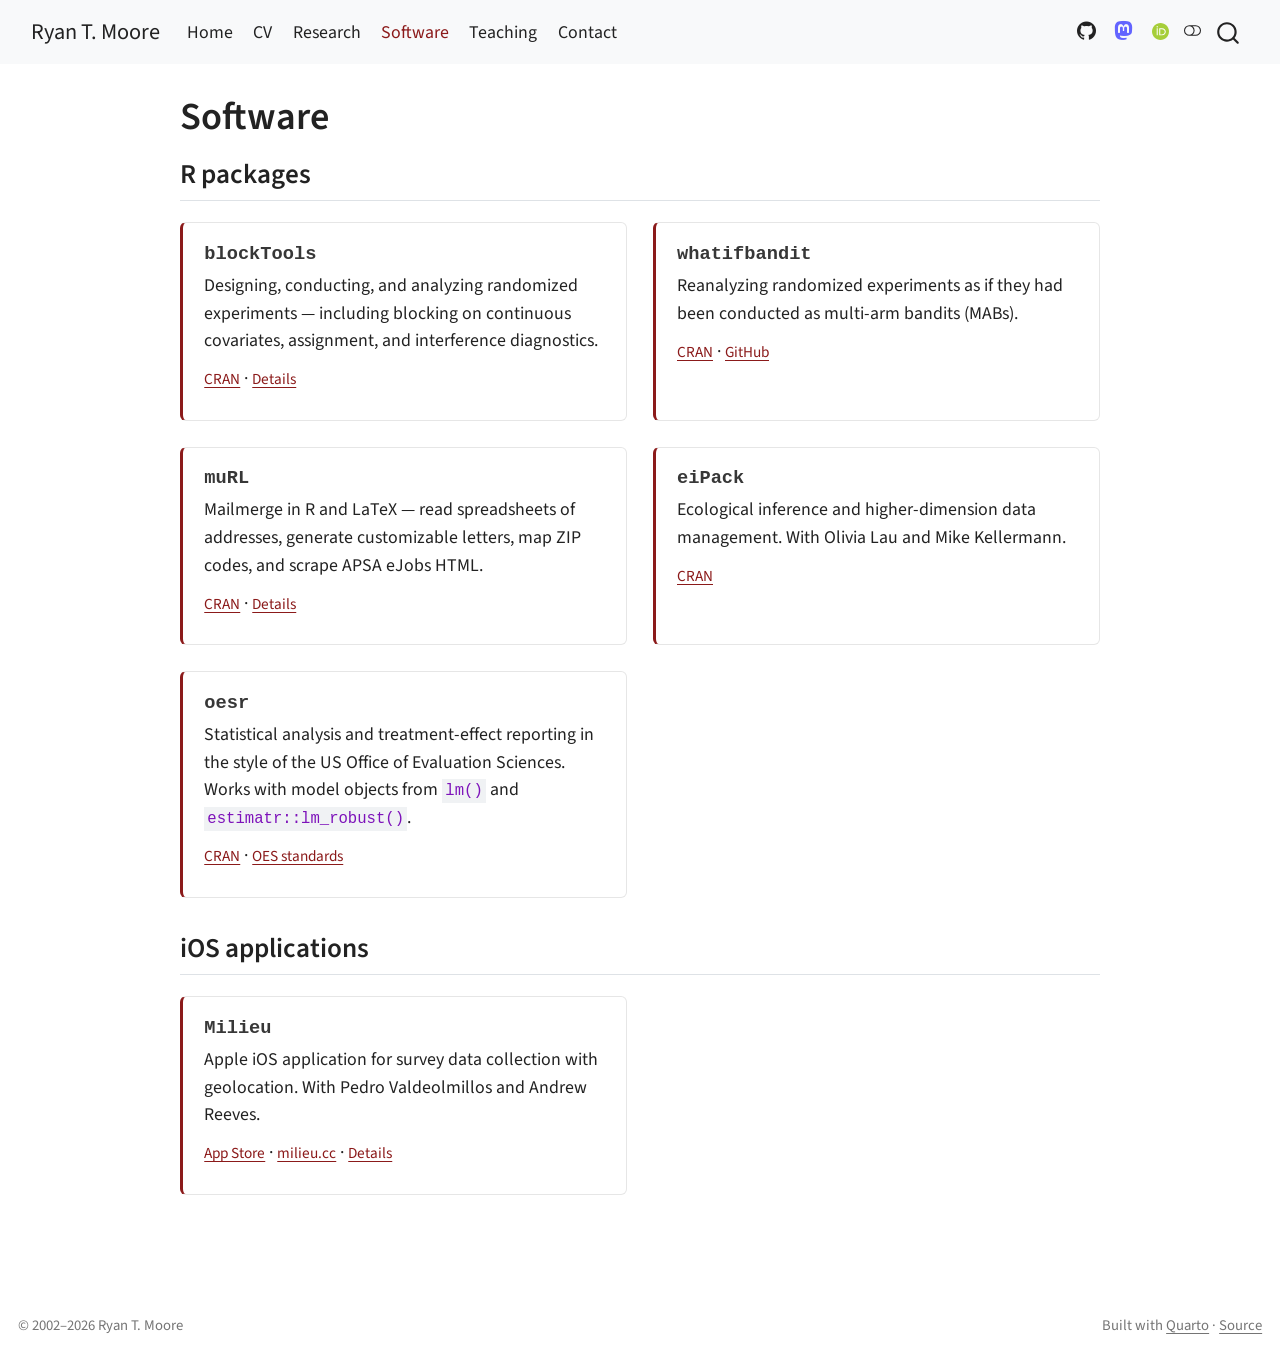
<file: software.html>
<!DOCTYPE html>
<html xmlns="http://www.w3.org/1999/xhtml" lang="en" xml:lang="en"><head>

<meta charset="utf-8">
<meta name="generator" content="quarto-1.11.9">

<meta name="viewport" content="width=device-width, initial-scale=1.0, user-scalable=yes">


<title>Ryan T. Moore — Software – Ryan T. Moore</title>
<style>
/* Default styles provided by pandoc.
** See https://pandoc.org/MANUAL.html#variables-for-html for config info.
*/
span.smallcaps{font-variant: small-caps;}
div.columns{display: flex; gap: 1.5em;}
div.column{flex: auto;}
@media screen {
div.columns{gap: min(4vw, 1.5em);}
div.column{overflow-x: auto;}
}
div.hanging-indent{margin-left: 1.5em; text-indent: -1.5em;}
ul.task-list{list-style: none;}
ul.task-list li input[type="checkbox"] {
  width: 0.8em;
  margin: 0 0.8em 0.2em -1em; /* quarto-specific, see https://github.com/quarto-dev/quarto-cli/issues/4556 */ 
  vertical-align: middle;
}
</style>


<script src="site_libs/quarto-nav/quarto-nav.js"></script>
<script src="site_libs/clipboard/clipboard.min.js"></script>
<script src="site_libs/quarto-search/autocomplete.umd.js"></script>
<script src="site_libs/quarto-search/fuse.min.js"></script>
<script src="site_libs/quarto-search/quarto-search.js"></script>
<meta name="quarto:offset" content="./">
<script src="site_libs/quarto-html/quarto.js" type="module"></script>
<script src="site_libs/quarto-html/tabsets/tabsets.js" type="module"></script>
<script src="site_libs/quarto-html/scrollable-regions/scrollable-regions.js" type="module"></script>
<script src="site_libs/quarto-html/popper.min.js"></script>
<script src="site_libs/quarto-html/tippy.umd.min.js"></script>
<script src="site_libs/quarto-html/anchor.min.js"></script>
<link href="site_libs/quarto-html/tippy.css" rel="stylesheet">
<link href="site_libs/quarto-html/quarto-syntax-highlighting-63b5708e65d6cd79cd7618c58d0c21e7.css" rel="stylesheet" class="quarto-color-scheme" id="quarto-text-highlighting-styles">
<link href="site_libs/quarto-html/quarto-syntax-highlighting-dark-447e42e69aaa9833c0ba1b986f430b20.css" rel="stylesheet" class="quarto-color-scheme quarto-color-alternate" id="quarto-text-highlighting-styles">
<link href="site_libs/quarto-html/quarto-syntax-highlighting-63b5708e65d6cd79cd7618c58d0c21e7.css" rel="stylesheet" class="quarto-color-scheme-extra" id="quarto-text-highlighting-styles">
<script src="site_libs/bootstrap/bootstrap.min.js"></script>
<link href="site_libs/bootstrap/bootstrap-icons.css" rel="stylesheet">
<link href="site_libs/bootstrap/bootstrap-ba321ac4a2f68656df8c4121b378bdc9.min.css" rel="stylesheet" append-hash="true" class="quarto-color-scheme" id="quarto-bootstrap" data-mode="light">
<link href="site_libs/bootstrap/bootstrap-dark-917fff8b95f295a17f422db438b4a4e6.min.css" rel="stylesheet" append-hash="true" class="quarto-color-scheme quarto-color-alternate" id="quarto-bootstrap" data-mode="dark">
<link href="site_libs/bootstrap/bootstrap-ba321ac4a2f68656df8c4121b378bdc9.min.css" rel="stylesheet" append-hash="true" class="quarto-color-scheme-extra" id="quarto-bootstrap" data-mode="light">
<script id="quarto-search-options" type="application/json">{
  "location": "navbar",
  "copy-button": false,
  "collapse-after": 3,
  "panel-placement": "end",
  "type": "overlay",
  "limit": 50,
  "keyboard-shortcut": [
    "f",
    "/",
    "s"
  ],
  "language": {
    "search-no-results-text": "No results",
    "search-matching-documents-text": "matching documents",
    "search-copy-link-title": "Copy link to search",
    "search-hide-matches-text": "Hide additional matches",
    "search-more-match-text": "more match in this document",
    "search-more-matches-text": "more matches in this document",
    "search-clear-button-title": "Clear",
    "search-text-placeholder": "",
    "search-detached-cancel-button-title": "Cancel",
    "search-submit-button-title": "Submit",
    "search-label": "Search"
  }
}</script>


<meta property="og:title" content="Ryan T. Moore — Software">
<meta property="og:site_name" content="Ryan T. Moore">
</head>

<body class="nav-fixed quarto-light"><a id="quarto-skip-link" class="visually-hidden-focusable" href="#quarto-document-content">Skip to main content</a><script id="quarto-html-before-body" type="application/javascript">
    const toggleBodyColorMode = (bsSheetEl) => {
      const mode = bsSheetEl.getAttribute("data-mode");
      const bodyEl = window.document.querySelector("body");
      if (mode === "dark") {
        bodyEl.classList.add("quarto-dark");
        bodyEl.classList.remove("quarto-light");
      } else {
        bodyEl.classList.add("quarto-light");
        bodyEl.classList.remove("quarto-dark");
      }
    }
    const toggleBodyColorPrimary = () => {
      const bsSheetEl = window.document.querySelector("link#quarto-bootstrap:not([rel=disabled-stylesheet])");
      if (bsSheetEl) {
        toggleBodyColorMode(bsSheetEl);
      }
    }
    const setColorSchemeToggle = (alternate) => {
      const toggles = window.document.querySelectorAll('.quarto-color-scheme-toggle');
      for (let i=0; i < toggles.length; i++) {
        const toggle = toggles[i];
        if (toggle) {
          toggle.setAttribute("aria-checked", alternate ? "true" : "false");
          if (alternate) {
            toggle.classList.add("alternate");
          } else {
            toggle.classList.remove("alternate");
          }
        }
      }
    };
    const toggleColorMode = (alternate) => {
      // Switch the stylesheets
      const primaryStylesheets = window.document.querySelectorAll('link.quarto-color-scheme:not(.quarto-color-alternate)');
      const alternateStylesheets = window.document.querySelectorAll('link.quarto-color-scheme.quarto-color-alternate');
      manageTransitions('#quarto-margin-sidebar .nav-link', false);
      if (alternate) {
        // note: dark is layered on light, we don't disable primary!
        enableStylesheet(alternateStylesheets);
        for (const sheetNode of alternateStylesheets) {
          if (sheetNode.id === "quarto-bootstrap") {
            toggleBodyColorMode(sheetNode);
          }
        }
      } else {
        disableStylesheet(alternateStylesheets);
        enableStylesheet(primaryStylesheets)
        toggleBodyColorPrimary();
      }
      manageTransitions('#quarto-margin-sidebar .nav-link', true);
      // Switch the toggles
      setColorSchemeToggle(alternate)
    }
    // Hack to workaround the fact that safari doesn't
    // properly recolor the scrollbar when toggling (#1455).
    // Not run on load: stylesheets are set before first paint there, and
    // scrolling would undo the scroll to a URL fragment (#14973).
    // The one pixel nudge keeps the reader where they were.
    const refreshSafariScrollbar = () => {
      if (navigator.userAgent.indexOf('Safari') > 0 && navigator.userAgent.indexOf('Chrome') == -1) {
        manageTransitions("body", false);
        const scrollY = window.scrollY;
        window.scrollTo(0, scrollY > 0 ? scrollY - 1 : 1);
        setTimeout(() => {
          window.scrollTo(0, scrollY);
          manageTransitions("body", true);
        }, 40);
      }
    }
    const disableStylesheet = (stylesheets) => {
      for (let i=0; i < stylesheets.length; i++) {
        const stylesheet = stylesheets[i];
        stylesheet.rel = 'disabled-stylesheet';
      }
    }
    const enableStylesheet = (stylesheets) => {
      for (let i=0; i < stylesheets.length; i++) {
        const stylesheet = stylesheets[i];
        if(stylesheet.rel !== 'stylesheet') { // for Chrome, which will still FOUC without this check
          stylesheet.rel = 'stylesheet';
        }
      }
    }
    const manageTransitions = (selector, allowTransitions) => {
      const els = window.document.querySelectorAll(selector);
      for (let i=0; i < els.length; i++) {
        const el = els[i];
        if (allowTransitions) {
          el.classList.remove('notransition');
        } else {
          el.classList.add('notransition');
        }
      }
    }
    const isFileUrl = () => {
      return window.location.protocol === 'file:';
    }
    const hasAlternateSentinel = () => {
      let styleSentinel = getColorSchemeSentinel();
      if (styleSentinel !== null) {
        return styleSentinel === "alternate";
      } else {
        return false;
      }
    }
    const setStyleSentinel = (alternate) => {
      const value = alternate ? "alternate" : "default";
      if (!isFileUrl()) {
        window.localStorage.setItem("quarto-color-scheme", value);
      } else {
        localAlternateSentinel = value;
      }
    }
    const getColorSchemeSentinel = () => {
      if (!isFileUrl()) {
        const storageValue = window.localStorage.getItem("quarto-color-scheme");
        return storageValue != null ? storageValue : localAlternateSentinel;
      } else {
        return localAlternateSentinel;
      }
    }
    const toggleGiscusIfUsed = (isAlternate, darkModeDefault) => {
      const baseTheme = document.querySelector('#giscus-base-theme')?.value ?? 'light';
      const alternateTheme = document.querySelector('#giscus-alt-theme')?.value ?? 'dark';
      let newTheme = '';
      if(authorPrefersDark) {
        newTheme = isAlternate ? baseTheme : alternateTheme;
      } else {
        newTheme = isAlternate ? alternateTheme : baseTheme;
      }
      const changeGiscusTheme = () => {
        // From: https://github.com/giscus/giscus/issues/336
        const sendMessage = (message) => {
          const iframe = document.querySelector('iframe.giscus-frame');
          if (!iframe) return;
          iframe.contentWindow.postMessage({ giscus: message }, 'https://giscus.app');
        }
        sendMessage({
          setConfig: {
            theme: newTheme
          }
        });
      }
      const isGiscussLoaded = window.document.querySelector('iframe.giscus-frame') !== null;
      if (isGiscussLoaded) {
        changeGiscusTheme();
      }
    };
    const authorPrefersDark = false;
    const darkModeDefault = authorPrefersDark;
      document.querySelector('link#quarto-text-highlighting-styles.quarto-color-scheme-extra').rel = 'disabled-stylesheet';
      document.querySelector('link#quarto-bootstrap.quarto-color-scheme-extra').rel = 'disabled-stylesheet';
    let localAlternateSentinel = darkModeDefault ? 'alternate' : 'default';
    // Dark / light mode switch
    window.quartoToggleColorScheme = () => {
      // Read the current dark / light value
      let toAlternate = !hasAlternateSentinel();
      toggleColorMode(toAlternate);
      refreshSafariScrollbar();
      setStyleSentinel(toAlternate);
      toggleGiscusIfUsed(toAlternate, darkModeDefault);
      window.dispatchEvent(new Event('resize'));
    };
    // Switch to dark mode if need be
    if (hasAlternateSentinel()) {
      toggleColorMode(true);
    } else {
      toggleColorMode(false);
    }
  </script>

<div id="quarto-search-results"></div>
  <header id="quarto-header" class="headroom fixed-top">
    <nav class="navbar navbar-expand-lg " data-bs-theme="dark" aria-label="Site">
      <div class="navbar-container container-fluid">
      <div class="navbar-brand-container mx-auto">
    <a class="navbar-brand" href="./index.html">
    <span class="navbar-title">Ryan T. Moore</span>
    </a>
  </div>
          <button class="navbar-toggler" type="button" data-bs-toggle="collapse" data-bs-target="#navbarCollapse" aria-controls="navbarCollapse" aria-expanded="false" aria-label="Toggle navigation" onclick="if (window.quartoToggleHeadroom) { window.quartoToggleHeadroom(); }">
  <span class="navbar-toggler-icon"></span>
</button>
          <div class="collapse navbar-collapse" id="navbarCollapse">
            <ul class="navbar-nav navbar-nav-scroll me-auto">
  <li class="nav-item">
    <a class="nav-link" href="./index.html"> 
<span class="menu-text">Home</span></a>
  </li>  
  <li class="nav-item">
    <a class="nav-link" href="./files/cvRTMoore.pdf"> 
<span class="menu-text">CV</span></a>
  </li>  
  <li class="nav-item">
    <a class="nav-link" href="./research.html"> 
<span class="menu-text">Research</span></a>
  </li>  
  <li class="nav-item">
    <a class="nav-link active" href="./software.html" aria-current="page"> 
<span class="menu-text">Software</span></a>
  </li>  
  <li class="nav-item">
    <a class="nav-link" href="./teaching.html"> 
<span class="menu-text">Teaching</span></a>
  </li>  
  <li class="nav-item">
    <a class="nav-link" href="./contact.html"> 
<span class="menu-text">Contact</span></a>
  </li>  
</ul>
            <ul class="navbar-nav navbar-nav-scroll ms-auto">
  <li class="nav-item compact">
    <a class="nav-link" href="https://github.com/ryantmoore"> <i class="bi bi-github" role="img" aria-label="GitHub">
</i> 
<span class="menu-text"></span></a>
  </li>  
  <li class="nav-item compact">
    <a class="nav-link" href="https://masto.nu/@ryantmoore"> <i class="bi bi-mastodon" role="img" aria-label="Mastodon">
</i> 
<span class="menu-text"></span></a>
  </li>  
  <li class="nav-item">
    <a class="nav-link" href="https://orcid.org/0000-0002-3916-8113" rel="me"> 
<span class="menu-text">ORCID</span></a>
  </li>  
</ul>
          </div> <!-- /navcollapse -->
            <div class="quarto-navbar-tools">
  <button type="button" role="switch" aria-checked="false" class="quarto-color-scheme-toggle quarto-navigation-tool  px-1" onclick="window.quartoToggleColorScheme(); return false;" title="Toggle dark mode" aria-label="Toggle dark mode"><i class="bi"></i></button>
</div>
            <div id="quarto-search" class="" title="Search"></div>
      </div> <!-- /container-fluid -->
    </nav>
</header>
<!-- content -->
<div id="quarto-content" class="quarto-container page-columns page-rows-contents page-layout-full page-navbar">
<!-- sidebar -->
<!-- margin-sidebar -->
    
<!-- main -->
<main class="content column-page" id="quarto-document-content" tabindex="-1">


<header id="title-block-header" class="quarto-title-block default">
<div class="quarto-title">
<h1 class="title">Software</h1>
</div>



<div class="quarto-title-meta column-page">

    
  
    
  </div>
  


</header>


<section id="r-packages" class="level2">
<h2 class="anchored" data-anchor-id="r-packages">R packages</h2>
<div class="grid package-grid">
<section id="blocktools" class="level3 g-col-12 g-col-md-6 package-card">
<h3 class="anchored" data-anchor-id="blocktools">blockTools</h3>
<p>Designing, conducting, and analyzing randomized experiments — including blocking on continuous covariates, assignment, and interference diagnostics.</p>
<p><a href="https://cran.r-project.org/package=blockTools" class="pkg-link">CRAN</a> · <a href="./software/blocktools.html" class="pkg-link">Details</a></p>
</section>
<section id="whatifbandit" class="level3 g-col-12 g-col-md-6 package-card">
<h3 class="anchored" data-anchor-id="whatifbandit">whatifbandit</h3>
<p>Reanalyzing randomized experiments as if they had been conducted as multi-arm bandits (MABs).</p>
<p><a href="https://cran.r-project.org/package=whatifbandit" class="pkg-link">CRAN</a> · <a href="https://github.com/Noch05/whatifbandit" class="pkg-link">GitHub</a></p>
</section>
<section id="murl" class="level3 g-col-12 g-col-md-6 package-card">
<h3 class="anchored" data-anchor-id="murl">muRL</h3>
<p>Mailmerge in R and LaTeX — read spreadsheets of addresses, generate customizable letters, map ZIP codes, and scrape APSA eJobs HTML.</p>
<p><a href="https://cran.r-project.org/package=muRL" class="pkg-link">CRAN</a> · <a href="./software/murl.html" class="pkg-link">Details</a></p>
</section>
<section id="eipack" class="level3 g-col-12 g-col-md-6 package-card">
<h3 class="anchored" data-anchor-id="eipack">eiPack</h3>
<p>Ecological inference and higher-dimension data management. With Olivia Lau and Mike Kellermann.</p>
<p><a href="https://cran.r-project.org/package=eiPack" class="pkg-link">CRAN</a></p>
</section>
<section id="oesr" class="level3 g-col-12 g-col-md-6 package-card">
<h3 class="anchored" data-anchor-id="oesr">oesr</h3>
<p>Statistical analysis and treatment-effect reporting in the style of the US Office of Evaluation Sciences. Works with model objects from <code>lm()</code> and <code>estimatr::lm_robust()</code>.</p>
<p><a href="https://cran.r-project.org/package=oesr" class="pkg-link">CRAN</a> · <a href="https://oes.gsa.gov/assets/files/reporting-statistical-results.pdf" class="pkg-link">OES standards</a></p>
</section>
</div>
</section>
<section id="ios-applications" class="level2">
<h2 class="anchored" data-anchor-id="ios-applications">iOS applications</h2>
<div class="grid package-grid">
<section id="milieu" class="level3 g-col-12 g-col-md-6 package-card">
<h3 class="anchored" data-anchor-id="milieu">Milieu</h3>
<p>Apple iOS application for survey data collection with geolocation. With Pedro Valdeolmillos and Andrew Reeves.</p>
<p><a href="http://appstore.com/milieusurveys" class="pkg-link">App Store</a> · <a href="http://milieu.cc" class="pkg-link">milieu.cc</a> · <a href="./software/milieu.html" class="pkg-link">Details</a></p>
</section>
</div>


</section>

</main> <!-- /main -->
<script id="quarto-html-after-body" type="application/javascript">
  window.document.addEventListener("DOMContentLoaded", function (event) {
    // Ensure there is a toggle, if there isn't float one in the top right
    if (window.document.querySelector('.quarto-color-scheme-toggle') === null) {
      const toggle = window.document.createElement('button');
      toggle.type = "button";
      toggle.setAttribute("role", "switch");
      toggle.setAttribute("aria-checked", "false");
      toggle.classList.add('top-right');
      toggle.classList.add('quarto-color-scheme-toggle');
      toggle.setAttribute("aria-label", "Toggle dark mode");
      toggle.onclick = function() { try { window.quartoToggleColorScheme(); } catch {} return false; };
      const i = window.document.createElement("i");
      i.classList.add('bi');
      toggle.appendChild(i);
      // Put the toggle in a landmark of its own, so that landmark navigation
      // can reach it.
      //
      // The container is always a fresh direct child of body, and the toggle is
      // never moved into page furniture that the theme or the author controls.
      // The toggle is positioned against the page, so any ancestor that
      // establishes a containing block captures it: a positioned element or a
      // grid for position: absolute, and transform, filter, will-change or
      // contain for position: fixed. A direct child of body has none of these
      // to inherit, and the shift when one appears is silent and visual.
      //
      // ARIA says a document should have at most one banner, and axe reports a
      // duplicate whether or not the banners carry distinct labels. So use a
      // header when the page has no banner yet, and a named region otherwise.
      //
      // A header is a banner wherever it sits, unless it is inside sectioning
      // content, so this cannot just look at the children of body: a custom
      // page layout wraps the title block header in a plain div. An explicit
      // role="banner" always counts.
      const sectioning = 'article, aside, main, nav, section, [role="article"], [role="complementary"], [role="main"], [role="navigation"], [role="region"]';
      const hasBanner = Array.from(
        window.document.querySelectorAll('header:not([role]), [role="banner"]')
      ).some(function(el) {
        return el.hasAttribute("role") || el.closest(sectioning) === null;
      });
      const container = window.document.createElement(hasBanner ? "div" : "header");
      if (hasBanner) {
        container.setAttribute("role", "region");
        container.setAttribute("aria-label", "Toggle dark mode");
      }
      container.classList.add('quarto-color-scheme-toggle-container');
      container.appendChild(toggle);
      window.document.body.appendChild(container);
    }
    setColorSchemeToggle(hasAlternateSentinel())
    const icon = "";
    const anchorJS = new window.AnchorJS();
    anchorJS.options = {
      placement: 'right',
      icon: icon
    };
    anchorJS.add('.anchored');
    const isCodeAnnotation = (el) => {
      for (const clz of el.classList) {
        if (clz.startsWith('code-annotation-')) {                     
          return true;
        }
      }
      return false;
    }
    const onCopySuccess = function(e) {
      // button target
      const button = e.trigger;
      // don't keep focus
      button.blur();
      // flash "checked"
      button.classList.add('code-copy-button-checked');
      var currentTitle = button.getAttribute("title");
      button.setAttribute("title", "Copied!");
      let tooltip;
      if (window.bootstrap) {
        button.setAttribute("data-bs-toggle", "tooltip");
        button.setAttribute("data-bs-placement", "left");
        button.setAttribute("data-bs-title", "Copied!");
        tooltip = new bootstrap.Tooltip(button, 
          { trigger: "manual", 
            customClass: "code-copy-button-tooltip",
            offset: [0, -8]});
        tooltip.show();    
      }
      setTimeout(function() {
        if (tooltip) {
          tooltip.hide();
          button.removeAttribute("data-bs-title");
          button.removeAttribute("data-bs-toggle");
          button.removeAttribute("data-bs-placement");
        }
        button.setAttribute("title", currentTitle);
        button.classList.remove('code-copy-button-checked');
      }, 1000);
      // clear code selection
      e.clearSelection();
    }
    const getTextToCopy = function(trigger) {
      const outerScaffold = trigger.parentElement.cloneNode(true);
      const codeEl = outerScaffold.querySelector('code');
      for (const childEl of codeEl.children) {
        if (isCodeAnnotation(childEl)) {
          childEl.remove();
        }
      }
      return codeEl.innerText;
    }
    const clipboard = new window.ClipboardJS('.code-copy-button:not([data-in-quarto-modal])', {
      text: getTextToCopy
    });
    clipboard.on('success', onCopySuccess);
    if (window.document.getElementById('quarto-embedded-source-code-modal')) {
      const clipboardModal = new window.ClipboardJS('.code-copy-button[data-in-quarto-modal]', {
        text: getTextToCopy,
        container: window.document.getElementById('quarto-embedded-source-code-modal')
      });
      clipboardModal.on('success', onCopySuccess);
    }
      var localhostRegex = new RegExp(/^(?:http|https):\/\/localhost\:?[0-9]*\//);
      var mailtoRegex = new RegExp(/^mailto:/);
        var filterRegex = new RegExp("https:\/\/ryantmoore\.org");
      const newWindowLabel = "(opens in a new tab)";
      const newWindowNoteId = "quarto-ext-newwindow-label";
      // Links reference one hidden label through aria-describedby, so the
      // announcement never changes their accessible name.
      var describeNewWindow = (link) => {
        if (!window.document.getElementById(newWindowNoteId)) {
          var newWindowNote = window.document.createElement("span");
          newWindowNote.id = newWindowNoteId;
          newWindowNote.hidden = true;
          newWindowNote.textContent = newWindowLabel;
          window.document.body.appendChild(newWindowNote);
        }
        var describedBy = (link.getAttribute("aria-describedby") || "").split(/\s+/).filter(Boolean);
        if (!describedBy.includes(newWindowNoteId)) {
          describedBy.push(newWindowNoteId);
          link.setAttribute("aria-describedby", describedBy.join(" "));
        }
      }
      var isInternal = (href) => {
          return filterRegex.test(href) || localhostRegex.test(href) || mailtoRegex.test(href);
      }
      // Inspect non-navigation links and adorn them if external
      window.quartoDecorateExternalLinks = function (root) {
     var links = (root || window.document).querySelectorAll('a[href]:not(.nav-link):not(.navbar-brand):not(.toc-action):not(.sidebar-link):not(.sidebar-item-toggle):not(.pagination-link):not(.no-external):not([aria-hidden]):not(.dropdown-item):not(.quarto-navigation-tool):not(.about-link)');
      for (var i=0; i<links.length; i++) {
        const link = links[i];
        if (!isInternal(link.href)) {
          // undo the damage that might have been done by quarto-nav.js in the case of
          // links that we want to consider external
          if (link.dataset.originalHref !== undefined) {
            link.href = link.dataset.originalHref;
          }
            // target, if specified
            link.setAttribute("target", "_blank");
            if (link.getAttribute("rel") === null) {
              link.setAttribute("rel", "noopener");
            }
            describeNewWindow(link);
          if (!link.classList.contains('no-external-icon')) {
          }
        }
      }
      };
      window.quartoDecorateExternalLinks(window.document);
    // Esc closes the popup (WCAG 1.4.13) and focus leaving both trigger and
    // popup closes it (WCAG 2.4.11); tippy handles neither for interactive popups.
    const hideOnEscAndFocusOut = {
      name: 'hideOnEscAndFocusOut',
      defaultValue: true,
      fn(instance) {
        const dismiss = () => {
          // A show scheduled by the trigger delay would otherwise reopen it
          instance.clearDelayTimeouts();
          instance.hide();
        };
        const onKeyDown = (event) => {
          if (event.key !== 'Escape') {
            return;
          }
          // Keep Esc from also reaching page handlers (e.g. reveal.js overview),
          // except an open reveal.js slide menu, which Esc should close too.
          // The menu handles keys only when its keyboard option is on.
          const menuHandlesEsc = window.Reveal?.getPlugin?.('menu')?.isOpen() &&
            window.Reveal.getConfig().menu?.keyboard !== false;
          if (!menuHandlesEsc) {
            event.stopPropagation();
          }
          if (instance.popper.contains(window.document.activeElement)) {
            // Disabled while refocusing so the focus trigger does not reopen it
            instance.disable();
            instance.reference.focus();
            instance.enable();
          }
          dismiss();
        };
        const onFocusOut = (event) => {
          const target = event.relatedTarget;
          if (target && !instance.reference.contains(target) &&
              !instance.popper.contains(target)) {
            dismiss();
          }
        };
        // On the trigger too: a click trigger (code-annotations: select) has no
        // blur handling. Attached for the instance's lifetime so leaving the
        // trigger also cancels a show still pending on the trigger delay.
        instance.reference.addEventListener('focusout', onFocusOut);
        return {
          onShow() {
            window.document.addEventListener('keydown', onKeyDown, true);
            instance.popper.addEventListener('focusout', onFocusOut);
          },
          onHide() {
            window.document.removeEventListener('keydown', onKeyDown, true);
            instance.popper.removeEventListener('focusout', onFocusOut);
          },
          onDestroy() {
            instance.reference.removeEventListener('focusout', onFocusOut);
          },
        };
      },
    };
    function tippyHover(el, contentFn, onTriggerFn, onUntriggerFn) {
      const config = {
        allowHTML: true,
        maxWidth: 500,
        delay: 100,
        arrow: false,
        appendTo: function(el) {
            return el.parentElement;
        },
        interactive: true,
        interactiveBorder: 10,
        theme: 'quarto',
        placement: 'bottom-start',
        plugins: [hideOnEscAndFocusOut],
      };
      if (contentFn) {
        config.content = contentFn;
      }
      if (onTriggerFn) {
        config.onTrigger = onTriggerFn;
      }
      if (onUntriggerFn) {
        config.onUntrigger = onUntriggerFn;
      }
      window.tippy(el, config); 
    }
    const noterefs = window.document.querySelectorAll('a[role="doc-noteref"]');
    for (var i=0; i<noterefs.length; i++) {
      const ref = noterefs[i];
      tippyHover(ref, function() {
        // use id or data attribute instead here
        let href = ref.getAttribute('data-footnote-href') || ref.getAttribute('href');
        try { href = new URL(href).hash; } catch {}
        const id = href.replace(/^#\/?/, "");
        const note = window.document.getElementById(id);
        if (note) {
          return note.innerHTML;
        } else {
          return "";
        }
      });
    }
    const xrefs = window.document.querySelectorAll('a.quarto-xref');
    const processXRef = (id, note) => {
      // Strip column container classes
      const stripColumnClz = (el) => {
        el.classList.remove("page-full", "page-columns");
        if (el.children) {
          for (const child of el.children) {
            stripColumnClz(child);
          }
        }
      }
      stripColumnClz(note)
      if (id === null || id.startsWith('sec-')) {
        // Special case sections, only their first couple elements
        const container = document.createElement("div");
        if (note.children && note.children.length > 2) {
          container.appendChild(note.children[0].cloneNode(true));
          for (let i = 1; i < note.children.length; i++) {
            const child = note.children[i];
            if (child.tagName === "P" && child.innerText === "") {
              continue;
            } else {
              container.appendChild(child.cloneNode(true));
              break;
            }
          }
          if (window.Quarto?.typesetMath) {
            window.Quarto.typesetMath(container);
          }
          return container.innerHTML
        } else {
          if (window.Quarto?.typesetMath) {
            window.Quarto.typesetMath(note);
          }
          return note.innerHTML;
        }
      } else {
        // Remove any anchor links if they are present
        const anchorLink = note.querySelector('a.anchorjs-link');
        if (anchorLink) {
          anchorLink.remove();
        }
        if (window.Quarto?.typesetMath) {
          window.Quarto.typesetMath(note);
        }
        if (note.classList.contains("callout")) {
          return note.outerHTML;
        } else {
          return note.innerHTML;
        }
      }
    }
    for (var i=0; i<xrefs.length; i++) {
      const xref = xrefs[i];
      tippyHover(xref, undefined, function(instance) {
        instance.disable();
        let url = xref.getAttribute('href');
        let hash = undefined; 
        if (url.startsWith('#')) {
          hash = url;
        } else {
          try { hash = new URL(url).hash; } catch {}
        }
        if (hash) {
          const id = hash.replace(/^#\/?/, "");
          const note = window.document.getElementById(id);
          if (note !== null) {
            try {
              const html = processXRef(id, note.cloneNode(true));
              instance.setContent(html);
            } finally {
              instance.enable();
              instance.show();
            }
          } else {
            // See if we can fetch this
            fetch(url.split('#')[0])
            .then(res => res.text())
            .then(html => {
              const parser = new DOMParser();
              const htmlDoc = parser.parseFromString(html, "text/html");
              const note = htmlDoc.getElementById(id);
              if (note !== null) {
                const html = processXRef(id, note);
                instance.setContent(html);
              } 
            }).finally(() => {
              instance.enable();
              instance.show();
            });
          }
        } else {
          // See if we can fetch a full url (with no hash to target)
          // This is a special case and we should probably do some content thinning / targeting
          fetch(url)
          .then(res => res.text())
          .then(html => {
            const parser = new DOMParser();
            const htmlDoc = parser.parseFromString(html, "text/html");
            const note = htmlDoc.querySelector('main.content');
            if (note !== null) {
              // This should only happen for chapter cross references
              // (since there is no id in the URL)
              // remove the first header
              if (note.children.length > 0 && note.children[0].tagName === "HEADER") {
                note.children[0].remove();
              }
              const html = processXRef(null, note);
              instance.setContent(html);
            } 
          }).finally(() => {
            instance.enable();
            instance.show();
          });
        }
      }, function(instance) {
      });
    }
        let selectedAnnoteEl;
        const selectorForAnnotation = ( cell, annotation) => {
          let cellAttr = 'data-code-cell="' + cell + '"';
          let lineAttr = 'data-code-annotation="' +  annotation + '"';
          const selector = 'span[' + cellAttr + '][' + lineAttr + ']';
          return selector;
        }
        const selectCodeLines = (annoteEl) => {
          const doc = window.document;
          const targetCell = annoteEl.getAttribute("data-target-cell");
          const targetAnnotation = annoteEl.getAttribute("data-target-annotation");
          const annoteSpan = window.document.querySelector(selectorForAnnotation(targetCell, targetAnnotation));
          const lines = annoteSpan.getAttribute("data-code-lines").split(",");
          const lineIds = lines.map((line) => {
            return targetCell + "-" + line;
          })
          // Each band is positioned against its own containing block, which is
          // not the offsetParent of the lines, so place it from client rects.
          const placeBand = (band, firstEl, lastEl, codeBlock) => {
            const container = band.offsetParent;
            if (container === null) {
              return;
            }
            const containerRect = container.getBoundingClientRect();
            // Reveal.js scales slides with a transform, so convert client
            // pixels back to the CSS pixels of the container.
            const scale = containerRect.height / container.offsetHeight || 1;
            const firstRect = firstEl.getBoundingClientRect();
            const lastRect = lastEl.getBoundingClientRect();
            const top = (firstRect.top - containerRect.top) / scale - container.clientTop + container.scrollTop;
            const height = (lastRect.bottom - firstRect.top) / scale;
            band.style.top = top - 2 + "px";
            band.style.height = height + 4 + "px";
            if (codeBlock) {
              // Without the copy button wrapper, the containing block is wider
              // than the code block, so span the code block explicitly.
              const blockRect = codeBlock.getBoundingClientRect();
              band.style.left = (blockRect.left - containerRect.left) / scale - container.clientLeft + container.scrollLeft + "px";
              band.style.width = blockRect.width / scale + "px";
            }
          };
          if (lineIds.length > 0) {
            const el = window.document.getElementById(lineIds[0]);
            const lastEl = window.document.getElementById(lineIds[lineIds.length - 1]);
            const parent = el.parentElement.parentElement;
            // cook up a div (if necessary) and position it
            let div = window.document.getElementById("code-annotation-line-highlight");
            if (div === null) {
              div = window.document.createElement("div");
              div.setAttribute("id", "code-annotation-line-highlight");
              div.style.position = 'absolute';
              parent.appendChild(div);
            }
            placeBand(div, el, lastEl, parent.closest("div.sourceCode") || parent);
            let gutterDiv = window.document.getElementById("code-annotation-line-highlight-gutter");
            if (gutterDiv === null) {
              gutterDiv = window.document.createElement("div");
              gutterDiv.setAttribute("id", "code-annotation-line-highlight-gutter");
              gutterDiv.style.position = 'absolute';
              const codeCell = window.document.getElementById(targetCell);
              const gutter = codeCell.querySelector('.code-annotation-gutter');
              gutter.appendChild(gutterDiv);
            }
            placeBand(gutterDiv, el, lastEl);
            selectedAnnoteEl = annoteEl;
          }
        };
        const unselectCodeLines = () => {
          const elementsIds = ["code-annotation-line-highlight", "code-annotation-line-highlight-gutter"];
          elementsIds.forEach((elId) => {
            const div = window.document.getElementById(elId);
            if (div) {
              div.remove();
            }
          });
          selectedAnnoteEl = undefined;
        };
          // Handle positioning of the toggle
      window.addEventListener(
        "resize",
        throttle(() => {
          elRect = undefined;
          if (selectedAnnoteEl) {
            selectCodeLines(selectedAnnoteEl);
          }
        }, 10)
      );
      function throttle(fn, ms) {
      let throttle = false;
      let timer;
        return (...args) => {
          if(!throttle) { // first call gets through
              fn.apply(this, args);
              throttle = true;
          } else { // all the others get throttled
              if(timer) clearTimeout(timer); // cancel #2
              timer = setTimeout(() => {
                fn.apply(this, args);
                timer = throttle = false;
              }, ms);
          }
        };
      }
        // Attach click handler to the DT
        const annoteDls = window.document.querySelectorAll('dt[data-target-cell]');
        for (const annoteDlNode of annoteDls) {
          annoteDlNode.addEventListener('click', (event) => {
            const clickedEl = event.target;
            if (clickedEl !== selectedAnnoteEl) {
              unselectCodeLines();
              const activeEl = window.document.querySelector('dt[data-target-cell].code-annotation-active');
              if (activeEl) {
                activeEl.classList.remove('code-annotation-active');
              }
              selectCodeLines(clickedEl);
              clickedEl.classList.add('code-annotation-active');
            } else {
              // Unselect the line
              unselectCodeLines();
              clickedEl.classList.remove('code-annotation-active');
            }
          });
        }
    const findCites = (el) => {
      const parentEl = el.parentElement;
      if (parentEl) {
        const cites = parentEl.dataset.cites;
        if (cites) {
          return {
            el,
            cites: cites.split(' ')
          };
        } else {
          return findCites(el.parentElement)
        }
      } else {
        return undefined;
      }
    };
    var bibliorefs = window.document.querySelectorAll('a[role="doc-biblioref"]');
    for (var i=0; i<bibliorefs.length; i++) {
      const ref = bibliorefs[i];
      const citeInfo = findCites(ref);
      if (citeInfo) {
        tippyHover(citeInfo.el, function() {
          var popup = window.document.createElement('div');
          citeInfo.cites.forEach(function(cite) {
            var citeDiv = window.document.createElement('div');
            citeDiv.classList.add('hanging-indent');
            citeDiv.classList.add('csl-entry');
            var biblioDiv = window.document.getElementById('ref-' + cite);
            if (biblioDiv) {
              citeDiv.innerHTML = biblioDiv.innerHTML;
            }
            popup.appendChild(citeDiv);
          });
          return popup.innerHTML;
        });
      }
    }
  });
  </script>
  <script type="application/javascript">
  window.quartoScrollableRegionsLabels = {"code":"Scrollable code","output":"Scrollable output"};
  </script>
</div> <!-- /content -->
<footer class="footer">
  <div class="nav-footer">
    <div class="nav-footer-left">
<p>© 2002–2026 Ryan T. Moore</p>
</div>   
    <div class="nav-footer-center">
      &nbsp;
    </div>
    <div class="nav-footer-right">
<p>Built with <a href="https://quarto.org">Quarto</a> · <a href="https://github.com/ryantmoore/ryantmoore.github.io">Source</a></p>
</div>
  </div>
</footer>




</body></html>
</file>
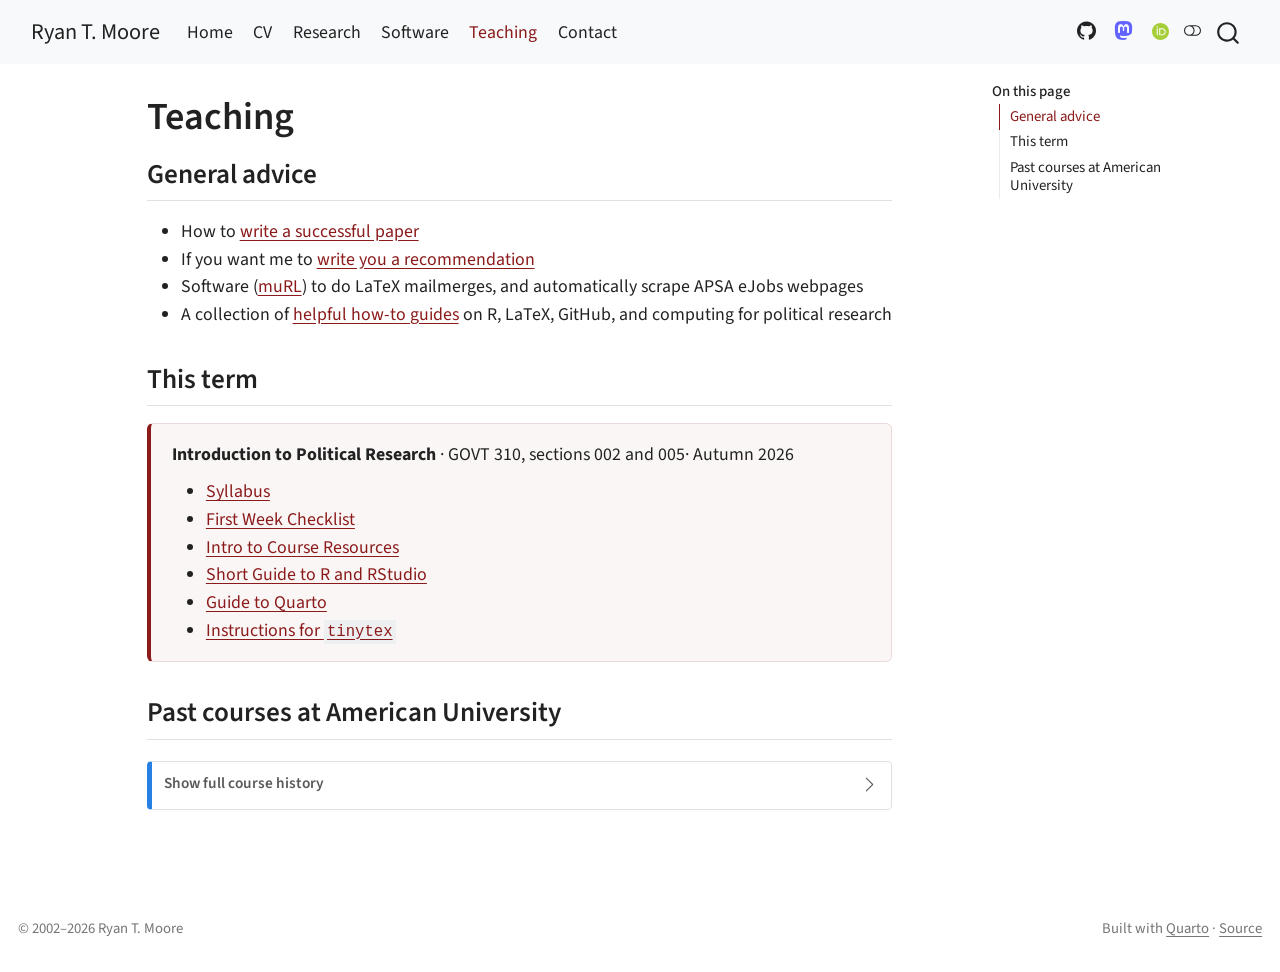
<file: teaching.html>
<!DOCTYPE html>
<html xmlns="http://www.w3.org/1999/xhtml" lang="en" xml:lang="en"><head>

<meta charset="utf-8">
<meta name="generator" content="quarto-1.11.9">

<meta name="viewport" content="width=device-width, initial-scale=1.0, user-scalable=yes">


<title>Ryan T. Moore — Teaching – Ryan T. Moore</title>
<style>
/* Default styles provided by pandoc.
** See https://pandoc.org/MANUAL.html#variables-for-html for config info.
*/
span.smallcaps{font-variant: small-caps;}
div.columns{display: flex; gap: 1.5em;}
div.column{flex: auto;}
@media screen {
div.columns{gap: min(4vw, 1.5em);}
div.column{overflow-x: auto;}
}
div.hanging-indent{margin-left: 1.5em; text-indent: -1.5em;}
ul.task-list{list-style: none;}
ul.task-list li input[type="checkbox"] {
  width: 0.8em;
  margin: 0 0.8em 0.2em -1em; /* quarto-specific, see https://github.com/quarto-dev/quarto-cli/issues/4556 */ 
  vertical-align: middle;
}
</style>


<script src="site_libs/quarto-nav/quarto-nav.js"></script>
<script src="site_libs/clipboard/clipboard.min.js"></script>
<script src="site_libs/quarto-search/autocomplete.umd.js"></script>
<script src="site_libs/quarto-search/fuse.min.js"></script>
<script src="site_libs/quarto-search/quarto-search.js"></script>
<meta name="quarto:offset" content="./">
<script src="site_libs/quarto-html/quarto.js" type="module"></script>
<script src="site_libs/quarto-html/tabsets/tabsets.js" type="module"></script>
<script src="site_libs/quarto-html/scrollable-regions/scrollable-regions.js" type="module"></script>
<script src="site_libs/quarto-html/popper.min.js"></script>
<script src="site_libs/quarto-html/tippy.umd.min.js"></script>
<script src="site_libs/quarto-html/anchor.min.js"></script>
<link href="site_libs/quarto-html/tippy.css" rel="stylesheet">
<link href="site_libs/quarto-html/quarto-syntax-highlighting-63b5708e65d6cd79cd7618c58d0c21e7.css" rel="stylesheet" class="quarto-color-scheme" id="quarto-text-highlighting-styles">
<link href="site_libs/quarto-html/quarto-syntax-highlighting-dark-447e42e69aaa9833c0ba1b986f430b20.css" rel="stylesheet" class="quarto-color-scheme quarto-color-alternate" id="quarto-text-highlighting-styles">
<link href="site_libs/quarto-html/quarto-syntax-highlighting-63b5708e65d6cd79cd7618c58d0c21e7.css" rel="stylesheet" class="quarto-color-scheme-extra" id="quarto-text-highlighting-styles">
<script src="site_libs/bootstrap/bootstrap.min.js"></script>
<link href="site_libs/bootstrap/bootstrap-icons.css" rel="stylesheet">
<link href="site_libs/bootstrap/bootstrap-ba321ac4a2f68656df8c4121b378bdc9.min.css" rel="stylesheet" append-hash="true" class="quarto-color-scheme" id="quarto-bootstrap" data-mode="light">
<link href="site_libs/bootstrap/bootstrap-dark-917fff8b95f295a17f422db438b4a4e6.min.css" rel="stylesheet" append-hash="true" class="quarto-color-scheme quarto-color-alternate" id="quarto-bootstrap" data-mode="dark">
<link href="site_libs/bootstrap/bootstrap-ba321ac4a2f68656df8c4121b378bdc9.min.css" rel="stylesheet" append-hash="true" class="quarto-color-scheme-extra" id="quarto-bootstrap" data-mode="light">
<script id="quarto-search-options" type="application/json">{
  "location": "navbar",
  "copy-button": false,
  "collapse-after": 3,
  "panel-placement": "end",
  "type": "overlay",
  "limit": 50,
  "keyboard-shortcut": [
    "f",
    "/",
    "s"
  ],
  "language": {
    "search-no-results-text": "No results",
    "search-matching-documents-text": "matching documents",
    "search-copy-link-title": "Copy link to search",
    "search-hide-matches-text": "Hide additional matches",
    "search-more-match-text": "more match in this document",
    "search-more-matches-text": "more matches in this document",
    "search-clear-button-title": "Clear",
    "search-text-placeholder": "",
    "search-detached-cancel-button-title": "Cancel",
    "search-submit-button-title": "Submit",
    "search-label": "Search"
  }
}</script>


<meta property="og:title" content="Ryan T. Moore — Teaching">
<meta property="og:site_name" content="Ryan T. Moore">
</head>

<body class="nav-fixed quarto-light"><a id="quarto-skip-link" class="visually-hidden-focusable" href="#quarto-document-content">Skip to main content</a><script id="quarto-html-before-body" type="application/javascript">
    const toggleBodyColorMode = (bsSheetEl) => {
      const mode = bsSheetEl.getAttribute("data-mode");
      const bodyEl = window.document.querySelector("body");
      if (mode === "dark") {
        bodyEl.classList.add("quarto-dark");
        bodyEl.classList.remove("quarto-light");
      } else {
        bodyEl.classList.add("quarto-light");
        bodyEl.classList.remove("quarto-dark");
      }
    }
    const toggleBodyColorPrimary = () => {
      const bsSheetEl = window.document.querySelector("link#quarto-bootstrap:not([rel=disabled-stylesheet])");
      if (bsSheetEl) {
        toggleBodyColorMode(bsSheetEl);
      }
    }
    const setColorSchemeToggle = (alternate) => {
      const toggles = window.document.querySelectorAll('.quarto-color-scheme-toggle');
      for (let i=0; i < toggles.length; i++) {
        const toggle = toggles[i];
        if (toggle) {
          toggle.setAttribute("aria-checked", alternate ? "true" : "false");
          if (alternate) {
            toggle.classList.add("alternate");
          } else {
            toggle.classList.remove("alternate");
          }
        }
      }
    };
    const toggleColorMode = (alternate) => {
      // Switch the stylesheets
      const primaryStylesheets = window.document.querySelectorAll('link.quarto-color-scheme:not(.quarto-color-alternate)');
      const alternateStylesheets = window.document.querySelectorAll('link.quarto-color-scheme.quarto-color-alternate');
      manageTransitions('#quarto-margin-sidebar .nav-link', false);
      if (alternate) {
        // note: dark is layered on light, we don't disable primary!
        enableStylesheet(alternateStylesheets);
        for (const sheetNode of alternateStylesheets) {
          if (sheetNode.id === "quarto-bootstrap") {
            toggleBodyColorMode(sheetNode);
          }
        }
      } else {
        disableStylesheet(alternateStylesheets);
        enableStylesheet(primaryStylesheets)
        toggleBodyColorPrimary();
      }
      manageTransitions('#quarto-margin-sidebar .nav-link', true);
      // Switch the toggles
      setColorSchemeToggle(alternate)
    }
    // Hack to workaround the fact that safari doesn't
    // properly recolor the scrollbar when toggling (#1455).
    // Not run on load: stylesheets are set before first paint there, and
    // scrolling would undo the scroll to a URL fragment (#14973).
    // The one pixel nudge keeps the reader where they were.
    const refreshSafariScrollbar = () => {
      if (navigator.userAgent.indexOf('Safari') > 0 && navigator.userAgent.indexOf('Chrome') == -1) {
        manageTransitions("body", false);
        const scrollY = window.scrollY;
        window.scrollTo(0, scrollY > 0 ? scrollY - 1 : 1);
        setTimeout(() => {
          window.scrollTo(0, scrollY);
          manageTransitions("body", true);
        }, 40);
      }
    }
    const disableStylesheet = (stylesheets) => {
      for (let i=0; i < stylesheets.length; i++) {
        const stylesheet = stylesheets[i];
        stylesheet.rel = 'disabled-stylesheet';
      }
    }
    const enableStylesheet = (stylesheets) => {
      for (let i=0; i < stylesheets.length; i++) {
        const stylesheet = stylesheets[i];
        if(stylesheet.rel !== 'stylesheet') { // for Chrome, which will still FOUC without this check
          stylesheet.rel = 'stylesheet';
        }
      }
    }
    const manageTransitions = (selector, allowTransitions) => {
      const els = window.document.querySelectorAll(selector);
      for (let i=0; i < els.length; i++) {
        const el = els[i];
        if (allowTransitions) {
          el.classList.remove('notransition');
        } else {
          el.classList.add('notransition');
        }
      }
    }
    const isFileUrl = () => {
      return window.location.protocol === 'file:';
    }
    const hasAlternateSentinel = () => {
      let styleSentinel = getColorSchemeSentinel();
      if (styleSentinel !== null) {
        return styleSentinel === "alternate";
      } else {
        return false;
      }
    }
    const setStyleSentinel = (alternate) => {
      const value = alternate ? "alternate" : "default";
      if (!isFileUrl()) {
        window.localStorage.setItem("quarto-color-scheme", value);
      } else {
        localAlternateSentinel = value;
      }
    }
    const getColorSchemeSentinel = () => {
      if (!isFileUrl()) {
        const storageValue = window.localStorage.getItem("quarto-color-scheme");
        return storageValue != null ? storageValue : localAlternateSentinel;
      } else {
        return localAlternateSentinel;
      }
    }
    const toggleGiscusIfUsed = (isAlternate, darkModeDefault) => {
      const baseTheme = document.querySelector('#giscus-base-theme')?.value ?? 'light';
      const alternateTheme = document.querySelector('#giscus-alt-theme')?.value ?? 'dark';
      let newTheme = '';
      if(authorPrefersDark) {
        newTheme = isAlternate ? baseTheme : alternateTheme;
      } else {
        newTheme = isAlternate ? alternateTheme : baseTheme;
      }
      const changeGiscusTheme = () => {
        // From: https://github.com/giscus/giscus/issues/336
        const sendMessage = (message) => {
          const iframe = document.querySelector('iframe.giscus-frame');
          if (!iframe) return;
          iframe.contentWindow.postMessage({ giscus: message }, 'https://giscus.app');
        }
        sendMessage({
          setConfig: {
            theme: newTheme
          }
        });
      }
      const isGiscussLoaded = window.document.querySelector('iframe.giscus-frame') !== null;
      if (isGiscussLoaded) {
        changeGiscusTheme();
      }
    };
    const authorPrefersDark = false;
    const darkModeDefault = authorPrefersDark;
      document.querySelector('link#quarto-text-highlighting-styles.quarto-color-scheme-extra').rel = 'disabled-stylesheet';
      document.querySelector('link#quarto-bootstrap.quarto-color-scheme-extra').rel = 'disabled-stylesheet';
    let localAlternateSentinel = darkModeDefault ? 'alternate' : 'default';
    // Dark / light mode switch
    window.quartoToggleColorScheme = () => {
      // Read the current dark / light value
      let toAlternate = !hasAlternateSentinel();
      toggleColorMode(toAlternate);
      refreshSafariScrollbar();
      setStyleSentinel(toAlternate);
      toggleGiscusIfUsed(toAlternate, darkModeDefault);
      window.dispatchEvent(new Event('resize'));
    };
    // Switch to dark mode if need be
    if (hasAlternateSentinel()) {
      toggleColorMode(true);
    } else {
      toggleColorMode(false);
    }
  </script>

<div id="quarto-search-results"></div>
  <header id="quarto-header" class="headroom fixed-top">
    <nav class="navbar navbar-expand-lg " data-bs-theme="dark" aria-label="Site">
      <div class="navbar-container container-fluid">
      <div class="navbar-brand-container mx-auto">
    <a class="navbar-brand" href="./index.html">
    <span class="navbar-title">Ryan T. Moore</span>
    </a>
  </div>
          <button class="navbar-toggler" type="button" data-bs-toggle="collapse" data-bs-target="#navbarCollapse" aria-controls="navbarCollapse" aria-expanded="false" aria-label="Toggle navigation" onclick="if (window.quartoToggleHeadroom) { window.quartoToggleHeadroom(); }">
  <span class="navbar-toggler-icon"></span>
</button>
          <div class="collapse navbar-collapse" id="navbarCollapse">
            <ul class="navbar-nav navbar-nav-scroll me-auto">
  <li class="nav-item">
    <a class="nav-link" href="./index.html"> 
<span class="menu-text">Home</span></a>
  </li>  
  <li class="nav-item">
    <a class="nav-link" href="./files/cvRTMoore.pdf"> 
<span class="menu-text">CV</span></a>
  </li>  
  <li class="nav-item">
    <a class="nav-link" href="./research.html"> 
<span class="menu-text">Research</span></a>
  </li>  
  <li class="nav-item">
    <a class="nav-link" href="./software.html"> 
<span class="menu-text">Software</span></a>
  </li>  
  <li class="nav-item">
    <a class="nav-link active" href="./teaching.html" aria-current="page"> 
<span class="menu-text">Teaching</span></a>
  </li>  
  <li class="nav-item">
    <a class="nav-link" href="./contact.html"> 
<span class="menu-text">Contact</span></a>
  </li>  
</ul>
            <ul class="navbar-nav navbar-nav-scroll ms-auto">
  <li class="nav-item compact">
    <a class="nav-link" href="https://github.com/ryantmoore"> <i class="bi bi-github" role="img" aria-label="GitHub">
</i> 
<span class="menu-text"></span></a>
  </li>  
  <li class="nav-item compact">
    <a class="nav-link" href="https://masto.nu/@ryantmoore"> <i class="bi bi-mastodon" role="img" aria-label="Mastodon">
</i> 
<span class="menu-text"></span></a>
  </li>  
  <li class="nav-item">
    <a class="nav-link" href="https://orcid.org/0000-0002-3916-8113" rel="me"> 
<span class="menu-text">ORCID</span></a>
  </li>  
</ul>
          </div> <!-- /navcollapse -->
            <div class="quarto-navbar-tools">
  <button type="button" role="switch" aria-checked="false" class="quarto-color-scheme-toggle quarto-navigation-tool  px-1" onclick="window.quartoToggleColorScheme(); return false;" title="Toggle dark mode" aria-label="Toggle dark mode"><i class="bi"></i></button>
</div>
            <div id="quarto-search" class="" title="Search"></div>
      </div> <!-- /container-fluid -->
    </nav>
</header>
<!-- content -->
<div id="quarto-content" class="quarto-container page-columns page-rows-contents page-layout-full page-navbar">
<!-- sidebar -->
<!-- margin-sidebar -->
    <div id="quarto-margin-sidebar" class="sidebar margin-sidebar">
        <nav id="TOC" role="doc-toc" aria-labelledby="toc-title" class="toc-active">
    <h2 id="toc-title">On this page</h2>
   
  <ul>
  <li><a href="#general-advice" id="toc-general-advice" class="nav-link active" data-scroll-target="#general-advice">General advice</a></li>
  <li><a href="#this-term" id="toc-this-term" class="nav-link" data-scroll-target="#this-term">This term</a></li>
  <li><a href="#past-courses-at-american-university" id="toc-past-courses-at-american-university" class="nav-link" data-scroll-target="#past-courses-at-american-university">Past courses at American University</a></li>
  </ul>
</nav>
    </div>
<!-- main -->
<main class="content column-page-left" id="quarto-document-content" tabindex="-1">


<header id="title-block-header" class="quarto-title-block default">
<div class="quarto-title">
<h1 class="title">Teaching</h1>
</div>



<div class="quarto-title-meta column-page-left">

    
  
    
  </div>
  


</header>


<section id="general-advice" class="level2">
<h2 class="anchored" data-anchor-id="general-advice">General advice</h2>
<ul>
<li>How to <a href="./advice/papers.html">write a successful paper</a></li>
<li>If you want me to <a href="./advice/recs.html">write you a recommendation</a></li>
<li>Software (<a href="./software/murl.html">muRL</a>) to do LaTeX mailmerges, and automatically scrape APSA eJobs webpages</li>
<li>A collection of <a href="./teaching/howtos.html">helpful how-to guides</a> on R, LaTeX, GitHub, and computing for political research</li>
</ul>
</section>
<section id="this-term" class="level2">
<h2 class="anchored" data-anchor-id="this-term">This term</h2>
<div class="current-term-card">
<p><strong>Introduction to Political Research</strong> · GOVT 310, sections 002 and 005· Autumn 2026</p>
<ul>
<li><a href="./files/class/introPolResearch/syl2026fall.pdf">Syllabus</a></li>
<li><a href="./files/class/introPolResearch/first_week_checklist.pdf">First Week Checklist</a></li>
<li><a href="./files/class/introPolResearch/intro_course_tech.pdf">Intro to Course Resources</a></li>
<li><a href="./files/class/introPolResearch/intro_R_short.pdf">Short Guide to R and RStudio</a></li>
<li><a href="./files/class/introPolResearch/intro_quarto.pdf">Guide to Quarto</a></li>
<li><a href="./files/class/introPolResearch/intro_tinytex.pdf">Instructions for <code>tinytex</code></a></li>
</ul>
</div>
</section>
<section id="past-courses-at-american-university" class="level2">
<h2 class="anchored" data-anchor-id="past-courses-at-american-university">Past courses at American University</h2>
<div class="callout callout-style-simple callout-note no-icon callout-titled">
<div class="callout-header d-flex align-content-center collapsed" data-bs-toggle="collapse" data-bs-target=".callout-1-contents" aria-controls="callout-1" aria-expanded="false" aria-label="Toggle callout">
<div class="callout-icon-container">
<i class="callout-icon no-icon"></i>
</div>
<div class="callout-title-container flex-fill">
<span class="screen-reader-only">Note</span>Show full course history
</div>
<div class="callout-btn-toggle d-inline-block border-0 py-1 ps-1 pe-0 float-end"><i class="callout-toggle"></i></div>
</div>
<div id="callout-1" class="callout-1-contents callout-collapse collapse">
<div class="callout-body-container callout-body">
<div class="course-list">
<ul>
<li><strong>Introduction to Quantitative Methods in Political Science</strong> (MA, GOVT 653), Spring 2025. <a href="./files/class/iqmps/syl-2026.pdf">Syllabus</a></li>
<li><strong>Winter <a href="./files/class/datascience/syl-2026.pdf">Institute</a> in Data Science</strong> (SPA 020/420/620), Winter 2026.</li>
<li><strong>The Idea of a University</strong> (1Y, CORE 102), Autumn 2025.</li>
<li><strong>Introduction to Political Research</strong> (GOVT 310-004), Autumn 2025. <a href="./files/class/introPolResearch/syl2025fall-004.pdf">Syllabus</a></li>
<li><strong>Introduction to Political Research</strong> (GOVT 310-007), Autumn 2025. <a href="./files/class/introPolResearch/syl2025fall-007.pdf">Syllabus</a></li>
<li><strong>Winter <a href="./files/class/datascience/syl-2025.pdf">Institute</a> in Data Science</strong> (SPA 020/420/620), Winter 2025.</li>
<li><strong>Introduction to Political Research</strong> (GOVT 310-011), Autumn 2024. <a href="./files/class/introPolResearch/syl2024fall.pdf">Syllabus</a></li>
<li><strong>Winter <a href="./files/class/datascience/syl-2024.pdf">Institute</a> in Data Science</strong> (SPA 020/420/620), Winter 2024.</li>
<li><strong>Introduction to Political Research</strong> (GOVT 310-001), Autumn 2023. <a href="./files/class/introPolResearch/syl2023fall.pdf">Syllabus</a></li>
<li><strong>Winter <a href="https://www.american.edu/spa/data-science/data-science-institute.cfm">Institute</a> in Data Science</strong> (SPA 420/620), Winter 2023.</li>
<li><strong>Introduction to Political Research</strong> (GOVT 310-003), Autumn 2022. <a href="./files/class/introPolResearch/syl2022fall.pdf">Syllabus</a> · <a href="./files/class/introPolResearch/intro_Rmarkdown.pdf">Guide to RMarkdown</a></li>
<li><strong>Intro to Applied Political Data Science</strong> (GOVT 470/670), Autumn 2022. <a href="./files/class/datascience/syl_rds-2022f.pdf">Syllabus</a></li>
<li><strong>Introduction to Political Research</strong> (GOVT 310-007), Autumn 2020. <a href="./files/class/introPolResearch/syl2020fall.pdf">Syllabus</a> · <a href="./files/class/introPolResearch/intro_Using_R_VCL.pdf">Longer guide to R and the VCL</a></li>
<li><strong>Intro to Applied Political Data Science</strong> (GOVT 470/670), Autumn 2020. <a href="./files/class/datascience/syl_rds-2020f.pdf">Syllabus</a></li>
<li><strong>Data Science Capstone</strong> (GOVT 690-002), Spring 2020.</li>
<li><strong>Intro to Survey Research</strong> (GOVT 496/696), Spring 2020. <a href="./files/class/survey/syllabus-2020.pdf">Syllabus</a></li>
<li><strong>Data Science Institute</strong> (GOVT 496/696), Winter 2020.</li>
<li><strong>Intro to Applied Political Data Science</strong> (GOVT 470/670), Autumn 2019. <a href="https://github.com/ryantmoore/rds-2019f">Repo (private)</a></li>
<li><strong>Conduct of Inquiry IV: Causal Inference</strong> (SPA 615), Spring 2019. <a href="./files/class/conduct4/syl-2019-spring.pdf">Syllabus</a></li>
<li><strong>Intro to Programming for Applied Political Data Science</strong> (GOVT 470/670), Spring 2019. <a href="https://github.com/ryantmoore/rds-2019s">Repo (private)</a></li>
<li><strong>Introduction to Political Research</strong> (GOVT 310), Spring 2019.</li>
<li><strong>Intro to Programming for Applied Political Data Science</strong> (GOVT 470/670), Autumn 2018. <a href="https://github.com/ryantmoore/rds-2018">Repo (private)</a></li>
<li><strong>Intro to Programming for Applied Political Data Science</strong> (GOVT 470/670), Spring 2018. <a href="https://github.com/ryantmoore/r-data-science-class/">Repo (private)</a></li>
<li><strong>Introduction to Political Research</strong> (GOVT 310), Fall 2017. <a href="./files/class/introPolResearch/day2_playground.R">Code on <code>ec_votes</code> vector</a> (from class), 31 August 2017.</li>
<li><strong>Introduction to Political Research</strong> (GOVT 310), Spring 2017. <a href="./files/class/introPolResearch/day1_playground.R">Code to start swirl</a> (from class), 19 January 2017.</li>
<li><strong>Conduct of Inquiry II</strong> (GOVT 613), Spring 2015, 2016. <a href="./files/class/conduct2/syl2016c2.pdf">Syllabus</a></li>
<li><strong>Conduct of Inquiry II Laboratory</strong> (GOVT 096), Spring 2016. <a href="./files/class/conduct2/sylLab2.pdf">Syllabus</a></li>
<li><strong>Conduct of Inquiry I</strong> (GOVT 612), Fall 2015. <a href="./files/class/conduct1/syl2015c1.pdf">Syllabus</a></li>
<li><strong>Conduct of Inquiry I Laboratory</strong> (GOVT 096), Fall 2015. <a href="./files/class/conduct1/syl2015Lab1.pdf">Syllabus</a></li>
<li><strong>Political Power and American Public Policy</strong> (GOVT 210), Fall 2014.</li>
</ul>
</div>
</div>
</div>
</div>


</section>

</main> <!-- /main -->
<script id="quarto-html-after-body" type="application/javascript">
  window.document.addEventListener("DOMContentLoaded", function (event) {
    // Ensure there is a toggle, if there isn't float one in the top right
    if (window.document.querySelector('.quarto-color-scheme-toggle') === null) {
      const toggle = window.document.createElement('button');
      toggle.type = "button";
      toggle.setAttribute("role", "switch");
      toggle.setAttribute("aria-checked", "false");
      toggle.classList.add('top-right');
      toggle.classList.add('quarto-color-scheme-toggle');
      toggle.setAttribute("aria-label", "Toggle dark mode");
      toggle.onclick = function() { try { window.quartoToggleColorScheme(); } catch {} return false; };
      const i = window.document.createElement("i");
      i.classList.add('bi');
      toggle.appendChild(i);
      // Put the toggle in a landmark of its own, so that landmark navigation
      // can reach it.
      //
      // The container is always a fresh direct child of body, and the toggle is
      // never moved into page furniture that the theme or the author controls.
      // The toggle is positioned against the page, so any ancestor that
      // establishes a containing block captures it: a positioned element or a
      // grid for position: absolute, and transform, filter, will-change or
      // contain for position: fixed. A direct child of body has none of these
      // to inherit, and the shift when one appears is silent and visual.
      //
      // ARIA says a document should have at most one banner, and axe reports a
      // duplicate whether or not the banners carry distinct labels. So use a
      // header when the page has no banner yet, and a named region otherwise.
      //
      // A header is a banner wherever it sits, unless it is inside sectioning
      // content, so this cannot just look at the children of body: a custom
      // page layout wraps the title block header in a plain div. An explicit
      // role="banner" always counts.
      const sectioning = 'article, aside, main, nav, section, [role="article"], [role="complementary"], [role="main"], [role="navigation"], [role="region"]';
      const hasBanner = Array.from(
        window.document.querySelectorAll('header:not([role]), [role="banner"]')
      ).some(function(el) {
        return el.hasAttribute("role") || el.closest(sectioning) === null;
      });
      const container = window.document.createElement(hasBanner ? "div" : "header");
      if (hasBanner) {
        container.setAttribute("role", "region");
        container.setAttribute("aria-label", "Toggle dark mode");
      }
      container.classList.add('quarto-color-scheme-toggle-container');
      container.appendChild(toggle);
      window.document.body.appendChild(container);
    }
    setColorSchemeToggle(hasAlternateSentinel())
    const icon = "";
    const anchorJS = new window.AnchorJS();
    anchorJS.options = {
      placement: 'right',
      icon: icon
    };
    anchorJS.add('.anchored');
    const isCodeAnnotation = (el) => {
      for (const clz of el.classList) {
        if (clz.startsWith('code-annotation-')) {                     
          return true;
        }
      }
      return false;
    }
    const onCopySuccess = function(e) {
      // button target
      const button = e.trigger;
      // don't keep focus
      button.blur();
      // flash "checked"
      button.classList.add('code-copy-button-checked');
      var currentTitle = button.getAttribute("title");
      button.setAttribute("title", "Copied!");
      let tooltip;
      if (window.bootstrap) {
        button.setAttribute("data-bs-toggle", "tooltip");
        button.setAttribute("data-bs-placement", "left");
        button.setAttribute("data-bs-title", "Copied!");
        tooltip = new bootstrap.Tooltip(button, 
          { trigger: "manual", 
            customClass: "code-copy-button-tooltip",
            offset: [0, -8]});
        tooltip.show();    
      }
      setTimeout(function() {
        if (tooltip) {
          tooltip.hide();
          button.removeAttribute("data-bs-title");
          button.removeAttribute("data-bs-toggle");
          button.removeAttribute("data-bs-placement");
        }
        button.setAttribute("title", currentTitle);
        button.classList.remove('code-copy-button-checked');
      }, 1000);
      // clear code selection
      e.clearSelection();
    }
    const getTextToCopy = function(trigger) {
      const outerScaffold = trigger.parentElement.cloneNode(true);
      const codeEl = outerScaffold.querySelector('code');
      for (const childEl of codeEl.children) {
        if (isCodeAnnotation(childEl)) {
          childEl.remove();
        }
      }
      return codeEl.innerText;
    }
    const clipboard = new window.ClipboardJS('.code-copy-button:not([data-in-quarto-modal])', {
      text: getTextToCopy
    });
    clipboard.on('success', onCopySuccess);
    if (window.document.getElementById('quarto-embedded-source-code-modal')) {
      const clipboardModal = new window.ClipboardJS('.code-copy-button[data-in-quarto-modal]', {
        text: getTextToCopy,
        container: window.document.getElementById('quarto-embedded-source-code-modal')
      });
      clipboardModal.on('success', onCopySuccess);
    }
      var localhostRegex = new RegExp(/^(?:http|https):\/\/localhost\:?[0-9]*\//);
      var mailtoRegex = new RegExp(/^mailto:/);
        var filterRegex = new RegExp("https:\/\/ryantmoore\.org");
      const newWindowLabel = "(opens in a new tab)";
      const newWindowNoteId = "quarto-ext-newwindow-label";
      // Links reference one hidden label through aria-describedby, so the
      // announcement never changes their accessible name.
      var describeNewWindow = (link) => {
        if (!window.document.getElementById(newWindowNoteId)) {
          var newWindowNote = window.document.createElement("span");
          newWindowNote.id = newWindowNoteId;
          newWindowNote.hidden = true;
          newWindowNote.textContent = newWindowLabel;
          window.document.body.appendChild(newWindowNote);
        }
        var describedBy = (link.getAttribute("aria-describedby") || "").split(/\s+/).filter(Boolean);
        if (!describedBy.includes(newWindowNoteId)) {
          describedBy.push(newWindowNoteId);
          link.setAttribute("aria-describedby", describedBy.join(" "));
        }
      }
      var isInternal = (href) => {
          return filterRegex.test(href) || localhostRegex.test(href) || mailtoRegex.test(href);
      }
      // Inspect non-navigation links and adorn them if external
      window.quartoDecorateExternalLinks = function (root) {
     var links = (root || window.document).querySelectorAll('a[href]:not(.nav-link):not(.navbar-brand):not(.toc-action):not(.sidebar-link):not(.sidebar-item-toggle):not(.pagination-link):not(.no-external):not([aria-hidden]):not(.dropdown-item):not(.quarto-navigation-tool):not(.about-link)');
      for (var i=0; i<links.length; i++) {
        const link = links[i];
        if (!isInternal(link.href)) {
          // undo the damage that might have been done by quarto-nav.js in the case of
          // links that we want to consider external
          if (link.dataset.originalHref !== undefined) {
            link.href = link.dataset.originalHref;
          }
            // target, if specified
            link.setAttribute("target", "_blank");
            if (link.getAttribute("rel") === null) {
              link.setAttribute("rel", "noopener");
            }
            describeNewWindow(link);
          if (!link.classList.contains('no-external-icon')) {
          }
        }
      }
      };
      window.quartoDecorateExternalLinks(window.document);
    // Esc closes the popup (WCAG 1.4.13) and focus leaving both trigger and
    // popup closes it (WCAG 2.4.11); tippy handles neither for interactive popups.
    const hideOnEscAndFocusOut = {
      name: 'hideOnEscAndFocusOut',
      defaultValue: true,
      fn(instance) {
        const dismiss = () => {
          // A show scheduled by the trigger delay would otherwise reopen it
          instance.clearDelayTimeouts();
          instance.hide();
        };
        const onKeyDown = (event) => {
          if (event.key !== 'Escape') {
            return;
          }
          // Keep Esc from also reaching page handlers (e.g. reveal.js overview),
          // except an open reveal.js slide menu, which Esc should close too.
          // The menu handles keys only when its keyboard option is on.
          const menuHandlesEsc = window.Reveal?.getPlugin?.('menu')?.isOpen() &&
            window.Reveal.getConfig().menu?.keyboard !== false;
          if (!menuHandlesEsc) {
            event.stopPropagation();
          }
          if (instance.popper.contains(window.document.activeElement)) {
            // Disabled while refocusing so the focus trigger does not reopen it
            instance.disable();
            instance.reference.focus();
            instance.enable();
          }
          dismiss();
        };
        const onFocusOut = (event) => {
          const target = event.relatedTarget;
          if (target && !instance.reference.contains(target) &&
              !instance.popper.contains(target)) {
            dismiss();
          }
        };
        // On the trigger too: a click trigger (code-annotations: select) has no
        // blur handling. Attached for the instance's lifetime so leaving the
        // trigger also cancels a show still pending on the trigger delay.
        instance.reference.addEventListener('focusout', onFocusOut);
        return {
          onShow() {
            window.document.addEventListener('keydown', onKeyDown, true);
            instance.popper.addEventListener('focusout', onFocusOut);
          },
          onHide() {
            window.document.removeEventListener('keydown', onKeyDown, true);
            instance.popper.removeEventListener('focusout', onFocusOut);
          },
          onDestroy() {
            instance.reference.removeEventListener('focusout', onFocusOut);
          },
        };
      },
    };
    function tippyHover(el, contentFn, onTriggerFn, onUntriggerFn) {
      const config = {
        allowHTML: true,
        maxWidth: 500,
        delay: 100,
        arrow: false,
        appendTo: function(el) {
            return el.parentElement;
        },
        interactive: true,
        interactiveBorder: 10,
        theme: 'quarto',
        placement: 'bottom-start',
        plugins: [hideOnEscAndFocusOut],
      };
      if (contentFn) {
        config.content = contentFn;
      }
      if (onTriggerFn) {
        config.onTrigger = onTriggerFn;
      }
      if (onUntriggerFn) {
        config.onUntrigger = onUntriggerFn;
      }
      window.tippy(el, config); 
    }
    const noterefs = window.document.querySelectorAll('a[role="doc-noteref"]');
    for (var i=0; i<noterefs.length; i++) {
      const ref = noterefs[i];
      tippyHover(ref, function() {
        // use id or data attribute instead here
        let href = ref.getAttribute('data-footnote-href') || ref.getAttribute('href');
        try { href = new URL(href).hash; } catch {}
        const id = href.replace(/^#\/?/, "");
        const note = window.document.getElementById(id);
        if (note) {
          return note.innerHTML;
        } else {
          return "";
        }
      });
    }
    const xrefs = window.document.querySelectorAll('a.quarto-xref');
    const processXRef = (id, note) => {
      // Strip column container classes
      const stripColumnClz = (el) => {
        el.classList.remove("page-full", "page-columns");
        if (el.children) {
          for (const child of el.children) {
            stripColumnClz(child);
          }
        }
      }
      stripColumnClz(note)
      if (id === null || id.startsWith('sec-')) {
        // Special case sections, only their first couple elements
        const container = document.createElement("div");
        if (note.children && note.children.length > 2) {
          container.appendChild(note.children[0].cloneNode(true));
          for (let i = 1; i < note.children.length; i++) {
            const child = note.children[i];
            if (child.tagName === "P" && child.innerText === "") {
              continue;
            } else {
              container.appendChild(child.cloneNode(true));
              break;
            }
          }
          if (window.Quarto?.typesetMath) {
            window.Quarto.typesetMath(container);
          }
          return container.innerHTML
        } else {
          if (window.Quarto?.typesetMath) {
            window.Quarto.typesetMath(note);
          }
          return note.innerHTML;
        }
      } else {
        // Remove any anchor links if they are present
        const anchorLink = note.querySelector('a.anchorjs-link');
        if (anchorLink) {
          anchorLink.remove();
        }
        if (window.Quarto?.typesetMath) {
          window.Quarto.typesetMath(note);
        }
        if (note.classList.contains("callout")) {
          return note.outerHTML;
        } else {
          return note.innerHTML;
        }
      }
    }
    for (var i=0; i<xrefs.length; i++) {
      const xref = xrefs[i];
      tippyHover(xref, undefined, function(instance) {
        instance.disable();
        let url = xref.getAttribute('href');
        let hash = undefined; 
        if (url.startsWith('#')) {
          hash = url;
        } else {
          try { hash = new URL(url).hash; } catch {}
        }
        if (hash) {
          const id = hash.replace(/^#\/?/, "");
          const note = window.document.getElementById(id);
          if (note !== null) {
            try {
              const html = processXRef(id, note.cloneNode(true));
              instance.setContent(html);
            } finally {
              instance.enable();
              instance.show();
            }
          } else {
            // See if we can fetch this
            fetch(url.split('#')[0])
            .then(res => res.text())
            .then(html => {
              const parser = new DOMParser();
              const htmlDoc = parser.parseFromString(html, "text/html");
              const note = htmlDoc.getElementById(id);
              if (note !== null) {
                const html = processXRef(id, note);
                instance.setContent(html);
              } 
            }).finally(() => {
              instance.enable();
              instance.show();
            });
          }
        } else {
          // See if we can fetch a full url (with no hash to target)
          // This is a special case and we should probably do some content thinning / targeting
          fetch(url)
          .then(res => res.text())
          .then(html => {
            const parser = new DOMParser();
            const htmlDoc = parser.parseFromString(html, "text/html");
            const note = htmlDoc.querySelector('main.content');
            if (note !== null) {
              // This should only happen for chapter cross references
              // (since there is no id in the URL)
              // remove the first header
              if (note.children.length > 0 && note.children[0].tagName === "HEADER") {
                note.children[0].remove();
              }
              const html = processXRef(null, note);
              instance.setContent(html);
            } 
          }).finally(() => {
            instance.enable();
            instance.show();
          });
        }
      }, function(instance) {
      });
    }
        let selectedAnnoteEl;
        const selectorForAnnotation = ( cell, annotation) => {
          let cellAttr = 'data-code-cell="' + cell + '"';
          let lineAttr = 'data-code-annotation="' +  annotation + '"';
          const selector = 'span[' + cellAttr + '][' + lineAttr + ']';
          return selector;
        }
        const selectCodeLines = (annoteEl) => {
          const doc = window.document;
          const targetCell = annoteEl.getAttribute("data-target-cell");
          const targetAnnotation = annoteEl.getAttribute("data-target-annotation");
          const annoteSpan = window.document.querySelector(selectorForAnnotation(targetCell, targetAnnotation));
          const lines = annoteSpan.getAttribute("data-code-lines").split(",");
          const lineIds = lines.map((line) => {
            return targetCell + "-" + line;
          })
          // Each band is positioned against its own containing block, which is
          // not the offsetParent of the lines, so place it from client rects.
          const placeBand = (band, firstEl, lastEl, codeBlock) => {
            const container = band.offsetParent;
            if (container === null) {
              return;
            }
            const containerRect = container.getBoundingClientRect();
            // Reveal.js scales slides with a transform, so convert client
            // pixels back to the CSS pixels of the container.
            const scale = containerRect.height / container.offsetHeight || 1;
            const firstRect = firstEl.getBoundingClientRect();
            const lastRect = lastEl.getBoundingClientRect();
            const top = (firstRect.top - containerRect.top) / scale - container.clientTop + container.scrollTop;
            const height = (lastRect.bottom - firstRect.top) / scale;
            band.style.top = top - 2 + "px";
            band.style.height = height + 4 + "px";
            if (codeBlock) {
              // Without the copy button wrapper, the containing block is wider
              // than the code block, so span the code block explicitly.
              const blockRect = codeBlock.getBoundingClientRect();
              band.style.left = (blockRect.left - containerRect.left) / scale - container.clientLeft + container.scrollLeft + "px";
              band.style.width = blockRect.width / scale + "px";
            }
          };
          if (lineIds.length > 0) {
            const el = window.document.getElementById(lineIds[0]);
            const lastEl = window.document.getElementById(lineIds[lineIds.length - 1]);
            const parent = el.parentElement.parentElement;
            // cook up a div (if necessary) and position it
            let div = window.document.getElementById("code-annotation-line-highlight");
            if (div === null) {
              div = window.document.createElement("div");
              div.setAttribute("id", "code-annotation-line-highlight");
              div.style.position = 'absolute';
              parent.appendChild(div);
            }
            placeBand(div, el, lastEl, parent.closest("div.sourceCode") || parent);
            let gutterDiv = window.document.getElementById("code-annotation-line-highlight-gutter");
            if (gutterDiv === null) {
              gutterDiv = window.document.createElement("div");
              gutterDiv.setAttribute("id", "code-annotation-line-highlight-gutter");
              gutterDiv.style.position = 'absolute';
              const codeCell = window.document.getElementById(targetCell);
              const gutter = codeCell.querySelector('.code-annotation-gutter');
              gutter.appendChild(gutterDiv);
            }
            placeBand(gutterDiv, el, lastEl);
            selectedAnnoteEl = annoteEl;
          }
        };
        const unselectCodeLines = () => {
          const elementsIds = ["code-annotation-line-highlight", "code-annotation-line-highlight-gutter"];
          elementsIds.forEach((elId) => {
            const div = window.document.getElementById(elId);
            if (div) {
              div.remove();
            }
          });
          selectedAnnoteEl = undefined;
        };
          // Handle positioning of the toggle
      window.addEventListener(
        "resize",
        throttle(() => {
          elRect = undefined;
          if (selectedAnnoteEl) {
            selectCodeLines(selectedAnnoteEl);
          }
        }, 10)
      );
      function throttle(fn, ms) {
      let throttle = false;
      let timer;
        return (...args) => {
          if(!throttle) { // first call gets through
              fn.apply(this, args);
              throttle = true;
          } else { // all the others get throttled
              if(timer) clearTimeout(timer); // cancel #2
              timer = setTimeout(() => {
                fn.apply(this, args);
                timer = throttle = false;
              }, ms);
          }
        };
      }
        // Attach click handler to the DT
        const annoteDls = window.document.querySelectorAll('dt[data-target-cell]');
        for (const annoteDlNode of annoteDls) {
          annoteDlNode.addEventListener('click', (event) => {
            const clickedEl = event.target;
            if (clickedEl !== selectedAnnoteEl) {
              unselectCodeLines();
              const activeEl = window.document.querySelector('dt[data-target-cell].code-annotation-active');
              if (activeEl) {
                activeEl.classList.remove('code-annotation-active');
              }
              selectCodeLines(clickedEl);
              clickedEl.classList.add('code-annotation-active');
            } else {
              // Unselect the line
              unselectCodeLines();
              clickedEl.classList.remove('code-annotation-active');
            }
          });
        }
    const findCites = (el) => {
      const parentEl = el.parentElement;
      if (parentEl) {
        const cites = parentEl.dataset.cites;
        if (cites) {
          return {
            el,
            cites: cites.split(' ')
          };
        } else {
          return findCites(el.parentElement)
        }
      } else {
        return undefined;
      }
    };
    var bibliorefs = window.document.querySelectorAll('a[role="doc-biblioref"]');
    for (var i=0; i<bibliorefs.length; i++) {
      const ref = bibliorefs[i];
      const citeInfo = findCites(ref);
      if (citeInfo) {
        tippyHover(citeInfo.el, function() {
          var popup = window.document.createElement('div');
          citeInfo.cites.forEach(function(cite) {
            var citeDiv = window.document.createElement('div');
            citeDiv.classList.add('hanging-indent');
            citeDiv.classList.add('csl-entry');
            var biblioDiv = window.document.getElementById('ref-' + cite);
            if (biblioDiv) {
              citeDiv.innerHTML = biblioDiv.innerHTML;
            }
            popup.appendChild(citeDiv);
          });
          return popup.innerHTML;
        });
      }
    }
  });
  </script>
  <script type="application/javascript">
  window.quartoScrollableRegionsLabels = {"code":"Scrollable code","output":"Scrollable output"};
  </script>
</div> <!-- /content -->
<footer class="footer">
  <div class="nav-footer">
    <div class="nav-footer-left">
<p>© 2002–2026 Ryan T. Moore</p>
</div>   
    <div class="nav-footer-center">
      &nbsp;
    </div>
    <div class="nav-footer-right">
<p>Built with <a href="https://quarto.org">Quarto</a> · <a href="https://github.com/ryantmoore/ryantmoore.github.io">Source</a></p>
</div>
  </div>
</footer>




</body></html>
</file>
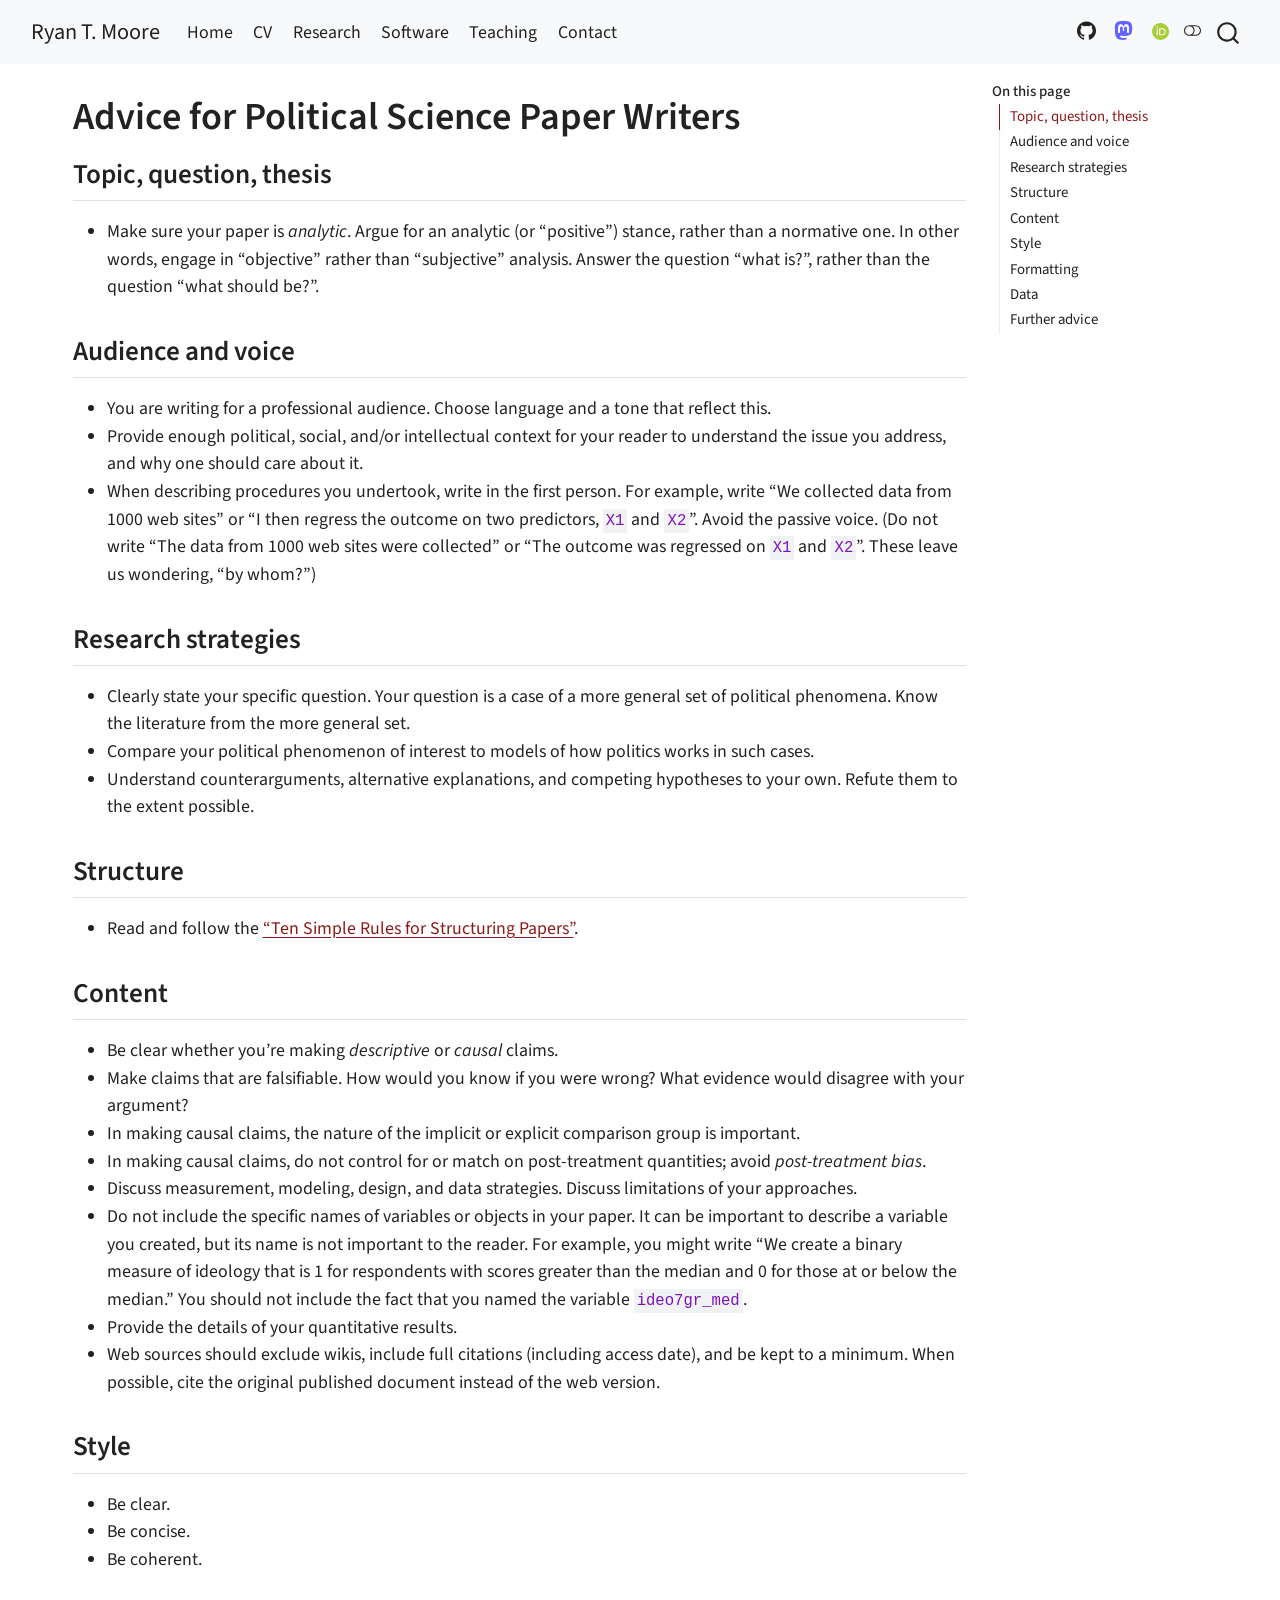
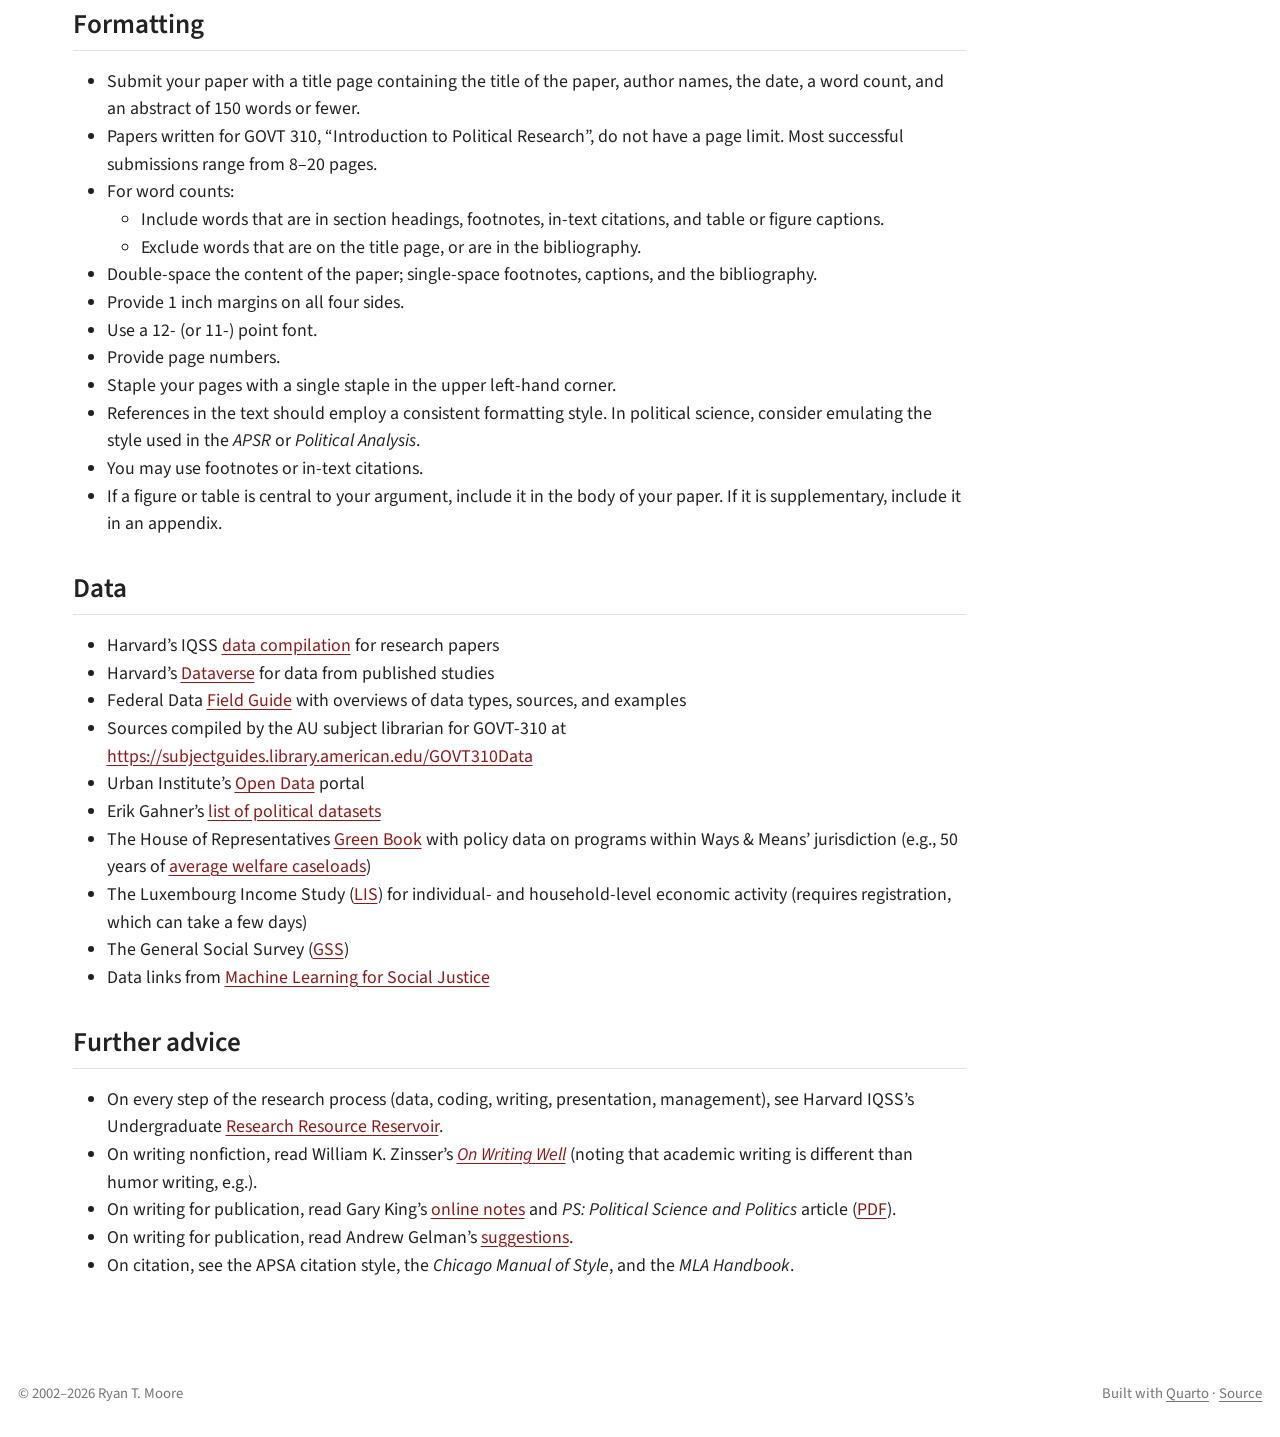
<file: advice/papers.html>
<!DOCTYPE html>
<html xmlns="http://www.w3.org/1999/xhtml" lang="en" xml:lang="en"><head>

<meta charset="utf-8">
<meta name="generator" content="quarto-1.11.9">

<meta name="viewport" content="width=device-width, initial-scale=1.0, user-scalable=yes">


<title>Advice for Paper Writers — Ryan T. Moore – Ryan T. Moore</title>
<style>
/* Default styles provided by pandoc.
** See https://pandoc.org/MANUAL.html#variables-for-html for config info.
*/
span.smallcaps{font-variant: small-caps;}
div.columns{display: flex; gap: 1.5em;}
div.column{flex: auto;}
@media screen {
div.columns{gap: min(4vw, 1.5em);}
div.column{overflow-x: auto;}
}
div.hanging-indent{margin-left: 1.5em; text-indent: -1.5em;}
ul.task-list{list-style: none;}
ul.task-list li input[type="checkbox"] {
  width: 0.8em;
  margin: 0 0.8em 0.2em -1em; /* quarto-specific, see https://github.com/quarto-dev/quarto-cli/issues/4556 */ 
  vertical-align: middle;
}
</style>


<script src="../site_libs/quarto-nav/quarto-nav.js"></script>
<script src="../site_libs/clipboard/clipboard.min.js"></script>
<script src="../site_libs/quarto-search/autocomplete.umd.js"></script>
<script src="../site_libs/quarto-search/fuse.min.js"></script>
<script src="../site_libs/quarto-search/quarto-search.js"></script>
<meta name="quarto:offset" content="../">
<script src="../site_libs/quarto-html/quarto.js" type="module"></script>
<script src="../site_libs/quarto-html/tabsets/tabsets.js" type="module"></script>
<script src="../site_libs/quarto-html/scrollable-regions/scrollable-regions.js" type="module"></script>
<script src="../site_libs/quarto-html/popper.min.js"></script>
<script src="../site_libs/quarto-html/tippy.umd.min.js"></script>
<script src="../site_libs/quarto-html/anchor.min.js"></script>
<link href="../site_libs/quarto-html/tippy.css" rel="stylesheet">
<link href="../site_libs/quarto-html/quarto-syntax-highlighting-63b5708e65d6cd79cd7618c58d0c21e7.css" rel="stylesheet" class="quarto-color-scheme" id="quarto-text-highlighting-styles">
<link href="../site_libs/quarto-html/quarto-syntax-highlighting-dark-447e42e69aaa9833c0ba1b986f430b20.css" rel="stylesheet" class="quarto-color-scheme quarto-color-alternate" id="quarto-text-highlighting-styles">
<link href="../site_libs/quarto-html/quarto-syntax-highlighting-63b5708e65d6cd79cd7618c58d0c21e7.css" rel="stylesheet" class="quarto-color-scheme-extra" id="quarto-text-highlighting-styles">
<script src="../site_libs/bootstrap/bootstrap.min.js"></script>
<link href="../site_libs/bootstrap/bootstrap-icons.css" rel="stylesheet">
<link href="../site_libs/bootstrap/bootstrap-ba321ac4a2f68656df8c4121b378bdc9.min.css" rel="stylesheet" append-hash="true" class="quarto-color-scheme" id="quarto-bootstrap" data-mode="light">
<link href="../site_libs/bootstrap/bootstrap-dark-917fff8b95f295a17f422db438b4a4e6.min.css" rel="stylesheet" append-hash="true" class="quarto-color-scheme quarto-color-alternate" id="quarto-bootstrap" data-mode="dark">
<link href="../site_libs/bootstrap/bootstrap-ba321ac4a2f68656df8c4121b378bdc9.min.css" rel="stylesheet" append-hash="true" class="quarto-color-scheme-extra" id="quarto-bootstrap" data-mode="light">
<script id="quarto-search-options" type="application/json">{
  "location": "navbar",
  "copy-button": false,
  "collapse-after": 3,
  "panel-placement": "end",
  "type": "overlay",
  "limit": 50,
  "keyboard-shortcut": [
    "f",
    "/",
    "s"
  ],
  "language": {
    "search-no-results-text": "No results",
    "search-matching-documents-text": "matching documents",
    "search-copy-link-title": "Copy link to search",
    "search-hide-matches-text": "Hide additional matches",
    "search-more-match-text": "more match in this document",
    "search-more-matches-text": "more matches in this document",
    "search-clear-button-title": "Clear",
    "search-text-placeholder": "",
    "search-detached-cancel-button-title": "Cancel",
    "search-submit-button-title": "Submit",
    "search-label": "Search"
  }
}</script>


<meta property="og:title" content="Advice for Paper Writers — Ryan T. Moore">
<meta property="og:site_name" content="Ryan T. Moore">
</head>

<body class="nav-fixed quarto-light"><a id="quarto-skip-link" class="visually-hidden-focusable" href="#quarto-document-content">Skip to main content</a><script id="quarto-html-before-body" type="application/javascript">
    const toggleBodyColorMode = (bsSheetEl) => {
      const mode = bsSheetEl.getAttribute("data-mode");
      const bodyEl = window.document.querySelector("body");
      if (mode === "dark") {
        bodyEl.classList.add("quarto-dark");
        bodyEl.classList.remove("quarto-light");
      } else {
        bodyEl.classList.add("quarto-light");
        bodyEl.classList.remove("quarto-dark");
      }
    }
    const toggleBodyColorPrimary = () => {
      const bsSheetEl = window.document.querySelector("link#quarto-bootstrap:not([rel=disabled-stylesheet])");
      if (bsSheetEl) {
        toggleBodyColorMode(bsSheetEl);
      }
    }
    const setColorSchemeToggle = (alternate) => {
      const toggles = window.document.querySelectorAll('.quarto-color-scheme-toggle');
      for (let i=0; i < toggles.length; i++) {
        const toggle = toggles[i];
        if (toggle) {
          toggle.setAttribute("aria-checked", alternate ? "true" : "false");
          if (alternate) {
            toggle.classList.add("alternate");
          } else {
            toggle.classList.remove("alternate");
          }
        }
      }
    };
    const toggleColorMode = (alternate) => {
      // Switch the stylesheets
      const primaryStylesheets = window.document.querySelectorAll('link.quarto-color-scheme:not(.quarto-color-alternate)');
      const alternateStylesheets = window.document.querySelectorAll('link.quarto-color-scheme.quarto-color-alternate');
      manageTransitions('#quarto-margin-sidebar .nav-link', false);
      if (alternate) {
        // note: dark is layered on light, we don't disable primary!
        enableStylesheet(alternateStylesheets);
        for (const sheetNode of alternateStylesheets) {
          if (sheetNode.id === "quarto-bootstrap") {
            toggleBodyColorMode(sheetNode);
          }
        }
      } else {
        disableStylesheet(alternateStylesheets);
        enableStylesheet(primaryStylesheets)
        toggleBodyColorPrimary();
      }
      manageTransitions('#quarto-margin-sidebar .nav-link', true);
      // Switch the toggles
      setColorSchemeToggle(alternate)
    }
    // Hack to workaround the fact that safari doesn't
    // properly recolor the scrollbar when toggling (#1455).
    // Not run on load: stylesheets are set before first paint there, and
    // scrolling would undo the scroll to a URL fragment (#14973).
    // The one pixel nudge keeps the reader where they were.
    const refreshSafariScrollbar = () => {
      if (navigator.userAgent.indexOf('Safari') > 0 && navigator.userAgent.indexOf('Chrome') == -1) {
        manageTransitions("body", false);
        const scrollY = window.scrollY;
        window.scrollTo(0, scrollY > 0 ? scrollY - 1 : 1);
        setTimeout(() => {
          window.scrollTo(0, scrollY);
          manageTransitions("body", true);
        }, 40);
      }
    }
    const disableStylesheet = (stylesheets) => {
      for (let i=0; i < stylesheets.length; i++) {
        const stylesheet = stylesheets[i];
        stylesheet.rel = 'disabled-stylesheet';
      }
    }
    const enableStylesheet = (stylesheets) => {
      for (let i=0; i < stylesheets.length; i++) {
        const stylesheet = stylesheets[i];
        if(stylesheet.rel !== 'stylesheet') { // for Chrome, which will still FOUC without this check
          stylesheet.rel = 'stylesheet';
        }
      }
    }
    const manageTransitions = (selector, allowTransitions) => {
      const els = window.document.querySelectorAll(selector);
      for (let i=0; i < els.length; i++) {
        const el = els[i];
        if (allowTransitions) {
          el.classList.remove('notransition');
        } else {
          el.classList.add('notransition');
        }
      }
    }
    const isFileUrl = () => {
      return window.location.protocol === 'file:';
    }
    const hasAlternateSentinel = () => {
      let styleSentinel = getColorSchemeSentinel();
      if (styleSentinel !== null) {
        return styleSentinel === "alternate";
      } else {
        return false;
      }
    }
    const setStyleSentinel = (alternate) => {
      const value = alternate ? "alternate" : "default";
      if (!isFileUrl()) {
        window.localStorage.setItem("quarto-color-scheme", value);
      } else {
        localAlternateSentinel = value;
      }
    }
    const getColorSchemeSentinel = () => {
      if (!isFileUrl()) {
        const storageValue = window.localStorage.getItem("quarto-color-scheme");
        return storageValue != null ? storageValue : localAlternateSentinel;
      } else {
        return localAlternateSentinel;
      }
    }
    const toggleGiscusIfUsed = (isAlternate, darkModeDefault) => {
      const baseTheme = document.querySelector('#giscus-base-theme')?.value ?? 'light';
      const alternateTheme = document.querySelector('#giscus-alt-theme')?.value ?? 'dark';
      let newTheme = '';
      if(authorPrefersDark) {
        newTheme = isAlternate ? baseTheme : alternateTheme;
      } else {
        newTheme = isAlternate ? alternateTheme : baseTheme;
      }
      const changeGiscusTheme = () => {
        // From: https://github.com/giscus/giscus/issues/336
        const sendMessage = (message) => {
          const iframe = document.querySelector('iframe.giscus-frame');
          if (!iframe) return;
          iframe.contentWindow.postMessage({ giscus: message }, 'https://giscus.app');
        }
        sendMessage({
          setConfig: {
            theme: newTheme
          }
        });
      }
      const isGiscussLoaded = window.document.querySelector('iframe.giscus-frame') !== null;
      if (isGiscussLoaded) {
        changeGiscusTheme();
      }
    };
    const authorPrefersDark = false;
    const darkModeDefault = authorPrefersDark;
      document.querySelector('link#quarto-text-highlighting-styles.quarto-color-scheme-extra').rel = 'disabled-stylesheet';
      document.querySelector('link#quarto-bootstrap.quarto-color-scheme-extra').rel = 'disabled-stylesheet';
    let localAlternateSentinel = darkModeDefault ? 'alternate' : 'default';
    // Dark / light mode switch
    window.quartoToggleColorScheme = () => {
      // Read the current dark / light value
      let toAlternate = !hasAlternateSentinel();
      toggleColorMode(toAlternate);
      refreshSafariScrollbar();
      setStyleSentinel(toAlternate);
      toggleGiscusIfUsed(toAlternate, darkModeDefault);
      window.dispatchEvent(new Event('resize'));
    };
    // Switch to dark mode if need be
    if (hasAlternateSentinel()) {
      toggleColorMode(true);
    } else {
      toggleColorMode(false);
    }
  </script>

<div id="quarto-search-results"></div>
  <header id="quarto-header" class="headroom fixed-top">
    <nav class="navbar navbar-expand-lg " data-bs-theme="dark" aria-label="Site">
      <div class="navbar-container container-fluid">
      <div class="navbar-brand-container mx-auto">
    <a class="navbar-brand" href="../index.html">
    <span class="navbar-title">Ryan T. Moore</span>
    </a>
  </div>
          <button class="navbar-toggler" type="button" data-bs-toggle="collapse" data-bs-target="#navbarCollapse" aria-controls="navbarCollapse" aria-expanded="false" aria-label="Toggle navigation" onclick="if (window.quartoToggleHeadroom) { window.quartoToggleHeadroom(); }">
  <span class="navbar-toggler-icon"></span>
</button>
          <div class="collapse navbar-collapse" id="navbarCollapse">
            <ul class="navbar-nav navbar-nav-scroll me-auto">
  <li class="nav-item">
    <a class="nav-link" href="../index.html"> 
<span class="menu-text">Home</span></a>
  </li>  
  <li class="nav-item">
    <a class="nav-link" href="../files/cvRTMoore.pdf"> 
<span class="menu-text">CV</span></a>
  </li>  
  <li class="nav-item">
    <a class="nav-link" href="../research.html"> 
<span class="menu-text">Research</span></a>
  </li>  
  <li class="nav-item">
    <a class="nav-link" href="../software.html"> 
<span class="menu-text">Software</span></a>
  </li>  
  <li class="nav-item">
    <a class="nav-link" href="../teaching.html"> 
<span class="menu-text">Teaching</span></a>
  </li>  
  <li class="nav-item">
    <a class="nav-link" href="../contact.html"> 
<span class="menu-text">Contact</span></a>
  </li>  
</ul>
            <ul class="navbar-nav navbar-nav-scroll ms-auto">
  <li class="nav-item compact">
    <a class="nav-link" href="https://github.com/ryantmoore"> <i class="bi bi-github" role="img" aria-label="GitHub">
</i> 
<span class="menu-text"></span></a>
  </li>  
  <li class="nav-item compact">
    <a class="nav-link" href="https://masto.nu/@ryantmoore"> <i class="bi bi-mastodon" role="img" aria-label="Mastodon">
</i> 
<span class="menu-text"></span></a>
  </li>  
  <li class="nav-item">
    <a class="nav-link" href="https://orcid.org/0000-0002-3916-8113" rel="me"> 
<span class="menu-text">ORCID</span></a>
  </li>  
</ul>
          </div> <!-- /navcollapse -->
            <div class="quarto-navbar-tools">
  <button type="button" role="switch" aria-checked="false" class="quarto-color-scheme-toggle quarto-navigation-tool  px-1" onclick="window.quartoToggleColorScheme(); return false;" title="Toggle dark mode" aria-label="Toggle dark mode"><i class="bi"></i></button>
</div>
            <div id="quarto-search" class="" title="Search"></div>
      </div> <!-- /container-fluid -->
    </nav>
</header>
<!-- content -->
<div id="quarto-content" class="quarto-container page-columns page-rows-contents page-layout-full page-navbar">
<!-- sidebar -->
<!-- margin-sidebar -->
    <div id="quarto-margin-sidebar" class="sidebar margin-sidebar">
        <nav id="TOC" role="doc-toc" aria-labelledby="toc-title" class="toc-active">
    <h2 id="toc-title">On this page</h2>
   
  <ul>
  <li><a href="#topic-question-thesis" id="toc-topic-question-thesis" class="nav-link active" data-scroll-target="#topic-question-thesis">Topic, question, thesis</a></li>
  <li><a href="#audience-and-voice" id="toc-audience-and-voice" class="nav-link" data-scroll-target="#audience-and-voice">Audience and voice</a></li>
  <li><a href="#research-strategies" id="toc-research-strategies" class="nav-link" data-scroll-target="#research-strategies">Research strategies</a></li>
  <li><a href="#structure" id="toc-structure" class="nav-link" data-scroll-target="#structure">Structure</a></li>
  <li><a href="#content" id="toc-content" class="nav-link" data-scroll-target="#content">Content</a></li>
  <li><a href="#style" id="toc-style" class="nav-link" data-scroll-target="#style">Style</a></li>
  <li><a href="#formatting" id="toc-formatting" class="nav-link" data-scroll-target="#formatting">Formatting</a></li>
  <li><a href="#data" id="toc-data" class="nav-link" data-scroll-target="#data">Data</a></li>
  <li><a href="#further-advice" id="toc-further-advice" class="nav-link" data-scroll-target="#further-advice">Further advice</a></li>
  </ul>
</nav>
    </div>
<!-- main -->
<main class="content column-page-left" id="quarto-document-content" tabindex="-1">


<header id="title-block-header" class="quarto-title-block default">
<div class="quarto-title">
<h1 class="title">Advice for Political Science Paper Writers</h1>
</div>



<div class="quarto-title-meta column-page-left">

    
  
    
  </div>
  


</header>


<section id="topic-question-thesis" class="level2">
<h2 class="anchored" data-anchor-id="topic-question-thesis">Topic, question, thesis</h2>
<ul>
<li>Make sure your paper is <em>analytic</em>. Argue for an analytic (or “positive”) stance, rather than a normative one. In other words, engage in “objective” rather than “subjective” analysis. Answer the question “what is?”, rather than the question “what should be?”.</li>
</ul>
</section>
<section id="audience-and-voice" class="level2">
<h2 class="anchored" data-anchor-id="audience-and-voice">Audience and voice</h2>
<ul>
<li>You are writing for a professional audience. Choose language and a tone that reflect this.</li>
<li>Provide enough political, social, and/or intellectual context for your reader to understand the issue you address, and why one should care about it.</li>
<li>When describing procedures you undertook, write in the first person. For example, write “We collected data from 1000 web sites” or “I then regress the outcome on two predictors, <code>X1</code> and <code>X2</code>”. Avoid the passive voice. (Do not write “The data from 1000 web sites were collected” or “The outcome was regressed on <code>X1</code> and <code>X2</code>”. These leave us wondering, “by whom?”)</li>
</ul>
</section>
<section id="research-strategies" class="level2">
<h2 class="anchored" data-anchor-id="research-strategies">Research strategies</h2>
<ul>
<li>Clearly state your specific question. Your question is a case of a more general set of political phenomena. Know the literature from the more general set.</li>
<li>Compare your political phenomenon of interest to models of how politics works in such cases.</li>
<li>Understand counterarguments, alternative explanations, and competing hypotheses to your own. Refute them to the extent possible.</li>
</ul>
</section>
<section id="structure" class="level2">
<h2 class="anchored" data-anchor-id="structure">Structure</h2>
<ul>
<li>Read and follow the <a href="https://journals.plos.org/ploscompbiol/article?id=10.1371/journal.pcbi.1005619">“Ten Simple Rules for Structuring Papers”</a>.</li>
</ul>
</section>
<section id="content" class="level2">
<h2 class="anchored" data-anchor-id="content">Content</h2>
<ul>
<li>Be clear whether you’re making <em>descriptive</em> or <em>causal</em> claims.</li>
<li>Make claims that are falsifiable. How would you know if you were wrong? What evidence would disagree with your argument?</li>
<li>In making causal claims, the nature of the implicit or explicit comparison group is important.</li>
<li>In making causal claims, do not control for or match on post-treatment quantities; avoid <em>post-treatment bias</em>.</li>
<li>Discuss measurement, modeling, design, and data strategies. Discuss limitations of your approaches.</li>
<li>Do not include the specific names of variables or objects in your paper. It can be important to describe a variable you created, but its name is not important to the reader. For example, you might write “We create a binary measure of ideology that is 1 for respondents with scores greater than the median and 0 for those at or below the median.” You should not include the fact that you named the variable <code>ideo7gr_med</code>.</li>
<li>Provide the details of your quantitative results.</li>
<li>Web sources should exclude wikis, include full citations (including access date), and be kept to a minimum. When possible, cite the original published document instead of the web version.</li>
</ul>
</section>
<section id="style" class="level2">
<h2 class="anchored" data-anchor-id="style">Style</h2>
<ul>
<li>Be clear.</li>
<li>Be concise.</li>
<li>Be coherent.</li>
</ul>
</section>
<section id="formatting" class="level2">
<h2 class="anchored" data-anchor-id="formatting">Formatting</h2>
<ul>
<li>Submit your paper with a title page containing the title of the paper, author names, the date, a word count, and an abstract of 150 words or fewer.</li>
<li>Papers written for GOVT 310, “Introduction to Political Research”, do not have a page limit. Most successful submissions range from 8–20 pages.</li>
<li>For word counts:
<ul>
<li>Include words that are in section headings, footnotes, in-text citations, and table or figure captions.</li>
<li>Exclude words that are on the title page, or are in the bibliography.</li>
</ul></li>
<li>Double-space the content of the paper; single-space footnotes, captions, and the bibliography.</li>
<li>Provide 1 inch margins on all four sides.</li>
<li>Use a 12- (or 11-) point font.</li>
<li>Provide page numbers.</li>
<li>Staple your pages with a single staple in the upper left-hand corner.</li>
<li>References in the text should employ a consistent formatting style. In political science, consider emulating the style used in the <em>APSR</em> or <em>Political Analysis</em>.</li>
<li>You may use footnotes or in-text citations.</li>
<li>If a figure or table is central to your argument, include it in the body of your paper. If it is supplementary, include it in an appendix.</li>
</ul>
</section>
<section id="data" class="level2">
<h2 class="anchored" data-anchor-id="data">Data</h2>
<ul>
<li>Harvard’s IQSS <a href="http://urs.iq.harvard.edu/pages/research-resources">data compilation</a> for research papers</li>
<li>Harvard’s <a href="https://dataverse.harvard.edu">Dataverse</a> for data from published studies</li>
<li>Federal Data <a href="https://www.federaldatafieldguide.us">Field Guide</a> with overviews of data types, sources, and examples</li>
<li>Sources compiled by the AU subject librarian for GOVT-310 at <a href="https://subjectguides.library.american.edu/GOVT310Data" class="uri">https://subjectguides.library.american.edu/GOVT310Data</a></li>
<li>Urban Institute’s <a href="https://datacatalog.urban.org/search/type/dataset">Open Data</a> portal</li>
<li>Erik Gahner’s <a href="https://github.com/erikgahner/PolData">list of political datasets</a></li>
<li>The House of Representatives <a href="https://web.archive.org/web/20141010212346/http://greenbook.waysandmeans.house.gov/">Green Book</a> with policy data on programs within Ways &amp; Means’ jurisdiction (e.g., 50 years of <a href="https://web.archive.org/web/20141010212346/http://greenbook.waysandmeans.house.gov/sites/greenbook.waysandmeans.house.gov/files/2012/documents/Table%207-9%20TANF.pdf">average welfare caseloads</a>)</li>
<li>The Luxembourg Income Study (<a href="https://web.archive.org/web/20141010212346/http://www.lisdatacenter.org/data-access/">LIS</a>) for individual- and household-level economic activity (requires registration, which can take a few days)</li>
<li>The General Social Survey (<a href="https://web.archive.org/web/20141010212346/http://www3.norc.org/gss+website/">GSS</a>)</li>
<li>Data links from <a href="https://sites.google.com/view/ml4sj/data">Machine Learning for Social Justice</a></li>
</ul>
</section>
<section id="further-advice" class="level2">
<h2 class="anchored" data-anchor-id="further-advice">Further advice</h2>
<ul>
<li>On every step of the research process (data, coding, writing, presentation, management), see Harvard IQSS’s Undergraduate <a href="https://web.archive.org/web/20141010212346/http://projects.iq.harvard.edu/undergradscholars/pages/research-resources">Research Resource Reservoir</a>.</li>
<li>On writing nonfiction, read William K. Zinsser’s <a href="https://web.archive.org/web/20141010212346/http://www.amazon.com/Writing-Well-25th-Anniversary-Nonfiction/dp/0060006641"><em>On Writing Well</em></a> (noting that academic writing is different than humor writing, e.g.).</li>
<li>On writing for publication, read Gary King’s <a href="https://web.archive.org/web/20141010212346/http://gking.harvard.edu/papers/">online notes</a> and <em>PS: Political Science and Politics</em> article (<a href="https://web.archive.org/web/20141010212346/http://gking.harvard.edu/files/paperspub.pdf">PDF</a>).</li>
<li>On writing for publication, read Andrew Gelman’s <a href="https://web.archive.org/web/20141010212346/http://www.stat.columbia.edu/~cook/movabletype/archives/2009/07/advice_on_writi.html">suggestions</a>.</li>
<li>On citation, see the APSA citation style, the <em>Chicago Manual of Style</em>, and the <em>MLA Handbook</em>.</li>
</ul>


</section>

</main> <!-- /main -->
<script id="quarto-html-after-body" type="application/javascript">
  window.document.addEventListener("DOMContentLoaded", function (event) {
    // Ensure there is a toggle, if there isn't float one in the top right
    if (window.document.querySelector('.quarto-color-scheme-toggle') === null) {
      const toggle = window.document.createElement('button');
      toggle.type = "button";
      toggle.setAttribute("role", "switch");
      toggle.setAttribute("aria-checked", "false");
      toggle.classList.add('top-right');
      toggle.classList.add('quarto-color-scheme-toggle');
      toggle.setAttribute("aria-label", "Toggle dark mode");
      toggle.onclick = function() { try { window.quartoToggleColorScheme(); } catch {} return false; };
      const i = window.document.createElement("i");
      i.classList.add('bi');
      toggle.appendChild(i);
      // Put the toggle in a landmark of its own, so that landmark navigation
      // can reach it.
      //
      // The container is always a fresh direct child of body, and the toggle is
      // never moved into page furniture that the theme or the author controls.
      // The toggle is positioned against the page, so any ancestor that
      // establishes a containing block captures it: a positioned element or a
      // grid for position: absolute, and transform, filter, will-change or
      // contain for position: fixed. A direct child of body has none of these
      // to inherit, and the shift when one appears is silent and visual.
      //
      // ARIA says a document should have at most one banner, and axe reports a
      // duplicate whether or not the banners carry distinct labels. So use a
      // header when the page has no banner yet, and a named region otherwise.
      //
      // A header is a banner wherever it sits, unless it is inside sectioning
      // content, so this cannot just look at the children of body: a custom
      // page layout wraps the title block header in a plain div. An explicit
      // role="banner" always counts.
      const sectioning = 'article, aside, main, nav, section, [role="article"], [role="complementary"], [role="main"], [role="navigation"], [role="region"]';
      const hasBanner = Array.from(
        window.document.querySelectorAll('header:not([role]), [role="banner"]')
      ).some(function(el) {
        return el.hasAttribute("role") || el.closest(sectioning) === null;
      });
      const container = window.document.createElement(hasBanner ? "div" : "header");
      if (hasBanner) {
        container.setAttribute("role", "region");
        container.setAttribute("aria-label", "Toggle dark mode");
      }
      container.classList.add('quarto-color-scheme-toggle-container');
      container.appendChild(toggle);
      window.document.body.appendChild(container);
    }
    setColorSchemeToggle(hasAlternateSentinel())
    const icon = "";
    const anchorJS = new window.AnchorJS();
    anchorJS.options = {
      placement: 'right',
      icon: icon
    };
    anchorJS.add('.anchored');
    const isCodeAnnotation = (el) => {
      for (const clz of el.classList) {
        if (clz.startsWith('code-annotation-')) {                     
          return true;
        }
      }
      return false;
    }
    const onCopySuccess = function(e) {
      // button target
      const button = e.trigger;
      // don't keep focus
      button.blur();
      // flash "checked"
      button.classList.add('code-copy-button-checked');
      var currentTitle = button.getAttribute("title");
      button.setAttribute("title", "Copied!");
      let tooltip;
      if (window.bootstrap) {
        button.setAttribute("data-bs-toggle", "tooltip");
        button.setAttribute("data-bs-placement", "left");
        button.setAttribute("data-bs-title", "Copied!");
        tooltip = new bootstrap.Tooltip(button, 
          { trigger: "manual", 
            customClass: "code-copy-button-tooltip",
            offset: [0, -8]});
        tooltip.show();    
      }
      setTimeout(function() {
        if (tooltip) {
          tooltip.hide();
          button.removeAttribute("data-bs-title");
          button.removeAttribute("data-bs-toggle");
          button.removeAttribute("data-bs-placement");
        }
        button.setAttribute("title", currentTitle);
        button.classList.remove('code-copy-button-checked');
      }, 1000);
      // clear code selection
      e.clearSelection();
    }
    const getTextToCopy = function(trigger) {
      const outerScaffold = trigger.parentElement.cloneNode(true);
      const codeEl = outerScaffold.querySelector('code');
      for (const childEl of codeEl.children) {
        if (isCodeAnnotation(childEl)) {
          childEl.remove();
        }
      }
      return codeEl.innerText;
    }
    const clipboard = new window.ClipboardJS('.code-copy-button:not([data-in-quarto-modal])', {
      text: getTextToCopy
    });
    clipboard.on('success', onCopySuccess);
    if (window.document.getElementById('quarto-embedded-source-code-modal')) {
      const clipboardModal = new window.ClipboardJS('.code-copy-button[data-in-quarto-modal]', {
        text: getTextToCopy,
        container: window.document.getElementById('quarto-embedded-source-code-modal')
      });
      clipboardModal.on('success', onCopySuccess);
    }
      var localhostRegex = new RegExp(/^(?:http|https):\/\/localhost\:?[0-9]*\//);
      var mailtoRegex = new RegExp(/^mailto:/);
        var filterRegex = new RegExp("https:\/\/ryantmoore\.org");
      const newWindowLabel = "(opens in a new tab)";
      const newWindowNoteId = "quarto-ext-newwindow-label";
      // Links reference one hidden label through aria-describedby, so the
      // announcement never changes their accessible name.
      var describeNewWindow = (link) => {
        if (!window.document.getElementById(newWindowNoteId)) {
          var newWindowNote = window.document.createElement("span");
          newWindowNote.id = newWindowNoteId;
          newWindowNote.hidden = true;
          newWindowNote.textContent = newWindowLabel;
          window.document.body.appendChild(newWindowNote);
        }
        var describedBy = (link.getAttribute("aria-describedby") || "").split(/\s+/).filter(Boolean);
        if (!describedBy.includes(newWindowNoteId)) {
          describedBy.push(newWindowNoteId);
          link.setAttribute("aria-describedby", describedBy.join(" "));
        }
      }
      var isInternal = (href) => {
          return filterRegex.test(href) || localhostRegex.test(href) || mailtoRegex.test(href);
      }
      // Inspect non-navigation links and adorn them if external
      window.quartoDecorateExternalLinks = function (root) {
     var links = (root || window.document).querySelectorAll('a[href]:not(.nav-link):not(.navbar-brand):not(.toc-action):not(.sidebar-link):not(.sidebar-item-toggle):not(.pagination-link):not(.no-external):not([aria-hidden]):not(.dropdown-item):not(.quarto-navigation-tool):not(.about-link)');
      for (var i=0; i<links.length; i++) {
        const link = links[i];
        if (!isInternal(link.href)) {
          // undo the damage that might have been done by quarto-nav.js in the case of
          // links that we want to consider external
          if (link.dataset.originalHref !== undefined) {
            link.href = link.dataset.originalHref;
          }
            // target, if specified
            link.setAttribute("target", "_blank");
            if (link.getAttribute("rel") === null) {
              link.setAttribute("rel", "noopener");
            }
            describeNewWindow(link);
          if (!link.classList.contains('no-external-icon')) {
          }
        }
      }
      };
      window.quartoDecorateExternalLinks(window.document);
    // Esc closes the popup (WCAG 1.4.13) and focus leaving both trigger and
    // popup closes it (WCAG 2.4.11); tippy handles neither for interactive popups.
    const hideOnEscAndFocusOut = {
      name: 'hideOnEscAndFocusOut',
      defaultValue: true,
      fn(instance) {
        const dismiss = () => {
          // A show scheduled by the trigger delay would otherwise reopen it
          instance.clearDelayTimeouts();
          instance.hide();
        };
        const onKeyDown = (event) => {
          if (event.key !== 'Escape') {
            return;
          }
          // Keep Esc from also reaching page handlers (e.g. reveal.js overview),
          // except an open reveal.js slide menu, which Esc should close too.
          // The menu handles keys only when its keyboard option is on.
          const menuHandlesEsc = window.Reveal?.getPlugin?.('menu')?.isOpen() &&
            window.Reveal.getConfig().menu?.keyboard !== false;
          if (!menuHandlesEsc) {
            event.stopPropagation();
          }
          if (instance.popper.contains(window.document.activeElement)) {
            // Disabled while refocusing so the focus trigger does not reopen it
            instance.disable();
            instance.reference.focus();
            instance.enable();
          }
          dismiss();
        };
        const onFocusOut = (event) => {
          const target = event.relatedTarget;
          if (target && !instance.reference.contains(target) &&
              !instance.popper.contains(target)) {
            dismiss();
          }
        };
        // On the trigger too: a click trigger (code-annotations: select) has no
        // blur handling. Attached for the instance's lifetime so leaving the
        // trigger also cancels a show still pending on the trigger delay.
        instance.reference.addEventListener('focusout', onFocusOut);
        return {
          onShow() {
            window.document.addEventListener('keydown', onKeyDown, true);
            instance.popper.addEventListener('focusout', onFocusOut);
          },
          onHide() {
            window.document.removeEventListener('keydown', onKeyDown, true);
            instance.popper.removeEventListener('focusout', onFocusOut);
          },
          onDestroy() {
            instance.reference.removeEventListener('focusout', onFocusOut);
          },
        };
      },
    };
    function tippyHover(el, contentFn, onTriggerFn, onUntriggerFn) {
      const config = {
        allowHTML: true,
        maxWidth: 500,
        delay: 100,
        arrow: false,
        appendTo: function(el) {
            return el.parentElement;
        },
        interactive: true,
        interactiveBorder: 10,
        theme: 'quarto',
        placement: 'bottom-start',
        plugins: [hideOnEscAndFocusOut],
      };
      if (contentFn) {
        config.content = contentFn;
      }
      if (onTriggerFn) {
        config.onTrigger = onTriggerFn;
      }
      if (onUntriggerFn) {
        config.onUntrigger = onUntriggerFn;
      }
      window.tippy(el, config); 
    }
    const noterefs = window.document.querySelectorAll('a[role="doc-noteref"]');
    for (var i=0; i<noterefs.length; i++) {
      const ref = noterefs[i];
      tippyHover(ref, function() {
        // use id or data attribute instead here
        let href = ref.getAttribute('data-footnote-href') || ref.getAttribute('href');
        try { href = new URL(href).hash; } catch {}
        const id = href.replace(/^#\/?/, "");
        const note = window.document.getElementById(id);
        if (note) {
          return note.innerHTML;
        } else {
          return "";
        }
      });
    }
    const xrefs = window.document.querySelectorAll('a.quarto-xref');
    const processXRef = (id, note) => {
      // Strip column container classes
      const stripColumnClz = (el) => {
        el.classList.remove("page-full", "page-columns");
        if (el.children) {
          for (const child of el.children) {
            stripColumnClz(child);
          }
        }
      }
      stripColumnClz(note)
      if (id === null || id.startsWith('sec-')) {
        // Special case sections, only their first couple elements
        const container = document.createElement("div");
        if (note.children && note.children.length > 2) {
          container.appendChild(note.children[0].cloneNode(true));
          for (let i = 1; i < note.children.length; i++) {
            const child = note.children[i];
            if (child.tagName === "P" && child.innerText === "") {
              continue;
            } else {
              container.appendChild(child.cloneNode(true));
              break;
            }
          }
          if (window.Quarto?.typesetMath) {
            window.Quarto.typesetMath(container);
          }
          return container.innerHTML
        } else {
          if (window.Quarto?.typesetMath) {
            window.Quarto.typesetMath(note);
          }
          return note.innerHTML;
        }
      } else {
        // Remove any anchor links if they are present
        const anchorLink = note.querySelector('a.anchorjs-link');
        if (anchorLink) {
          anchorLink.remove();
        }
        if (window.Quarto?.typesetMath) {
          window.Quarto.typesetMath(note);
        }
        if (note.classList.contains("callout")) {
          return note.outerHTML;
        } else {
          return note.innerHTML;
        }
      }
    }
    for (var i=0; i<xrefs.length; i++) {
      const xref = xrefs[i];
      tippyHover(xref, undefined, function(instance) {
        instance.disable();
        let url = xref.getAttribute('href');
        let hash = undefined; 
        if (url.startsWith('#')) {
          hash = url;
        } else {
          try { hash = new URL(url).hash; } catch {}
        }
        if (hash) {
          const id = hash.replace(/^#\/?/, "");
          const note = window.document.getElementById(id);
          if (note !== null) {
            try {
              const html = processXRef(id, note.cloneNode(true));
              instance.setContent(html);
            } finally {
              instance.enable();
              instance.show();
            }
          } else {
            // See if we can fetch this
            fetch(url.split('#')[0])
            .then(res => res.text())
            .then(html => {
              const parser = new DOMParser();
              const htmlDoc = parser.parseFromString(html, "text/html");
              const note = htmlDoc.getElementById(id);
              if (note !== null) {
                const html = processXRef(id, note);
                instance.setContent(html);
              } 
            }).finally(() => {
              instance.enable();
              instance.show();
            });
          }
        } else {
          // See if we can fetch a full url (with no hash to target)
          // This is a special case and we should probably do some content thinning / targeting
          fetch(url)
          .then(res => res.text())
          .then(html => {
            const parser = new DOMParser();
            const htmlDoc = parser.parseFromString(html, "text/html");
            const note = htmlDoc.querySelector('main.content');
            if (note !== null) {
              // This should only happen for chapter cross references
              // (since there is no id in the URL)
              // remove the first header
              if (note.children.length > 0 && note.children[0].tagName === "HEADER") {
                note.children[0].remove();
              }
              const html = processXRef(null, note);
              instance.setContent(html);
            } 
          }).finally(() => {
            instance.enable();
            instance.show();
          });
        }
      }, function(instance) {
      });
    }
        let selectedAnnoteEl;
        const selectorForAnnotation = ( cell, annotation) => {
          let cellAttr = 'data-code-cell="' + cell + '"';
          let lineAttr = 'data-code-annotation="' +  annotation + '"';
          const selector = 'span[' + cellAttr + '][' + lineAttr + ']';
          return selector;
        }
        const selectCodeLines = (annoteEl) => {
          const doc = window.document;
          const targetCell = annoteEl.getAttribute("data-target-cell");
          const targetAnnotation = annoteEl.getAttribute("data-target-annotation");
          const annoteSpan = window.document.querySelector(selectorForAnnotation(targetCell, targetAnnotation));
          const lines = annoteSpan.getAttribute("data-code-lines").split(",");
          const lineIds = lines.map((line) => {
            return targetCell + "-" + line;
          })
          // Each band is positioned against its own containing block, which is
          // not the offsetParent of the lines, so place it from client rects.
          const placeBand = (band, firstEl, lastEl, codeBlock) => {
            const container = band.offsetParent;
            if (container === null) {
              return;
            }
            const containerRect = container.getBoundingClientRect();
            // Reveal.js scales slides with a transform, so convert client
            // pixels back to the CSS pixels of the container.
            const scale = containerRect.height / container.offsetHeight || 1;
            const firstRect = firstEl.getBoundingClientRect();
            const lastRect = lastEl.getBoundingClientRect();
            const top = (firstRect.top - containerRect.top) / scale - container.clientTop + container.scrollTop;
            const height = (lastRect.bottom - firstRect.top) / scale;
            band.style.top = top - 2 + "px";
            band.style.height = height + 4 + "px";
            if (codeBlock) {
              // Without the copy button wrapper, the containing block is wider
              // than the code block, so span the code block explicitly.
              const blockRect = codeBlock.getBoundingClientRect();
              band.style.left = (blockRect.left - containerRect.left) / scale - container.clientLeft + container.scrollLeft + "px";
              band.style.width = blockRect.width / scale + "px";
            }
          };
          if (lineIds.length > 0) {
            const el = window.document.getElementById(lineIds[0]);
            const lastEl = window.document.getElementById(lineIds[lineIds.length - 1]);
            const parent = el.parentElement.parentElement;
            // cook up a div (if necessary) and position it
            let div = window.document.getElementById("code-annotation-line-highlight");
            if (div === null) {
              div = window.document.createElement("div");
              div.setAttribute("id", "code-annotation-line-highlight");
              div.style.position = 'absolute';
              parent.appendChild(div);
            }
            placeBand(div, el, lastEl, parent.closest("div.sourceCode") || parent);
            let gutterDiv = window.document.getElementById("code-annotation-line-highlight-gutter");
            if (gutterDiv === null) {
              gutterDiv = window.document.createElement("div");
              gutterDiv.setAttribute("id", "code-annotation-line-highlight-gutter");
              gutterDiv.style.position = 'absolute';
              const codeCell = window.document.getElementById(targetCell);
              const gutter = codeCell.querySelector('.code-annotation-gutter');
              gutter.appendChild(gutterDiv);
            }
            placeBand(gutterDiv, el, lastEl);
            selectedAnnoteEl = annoteEl;
          }
        };
        const unselectCodeLines = () => {
          const elementsIds = ["code-annotation-line-highlight", "code-annotation-line-highlight-gutter"];
          elementsIds.forEach((elId) => {
            const div = window.document.getElementById(elId);
            if (div) {
              div.remove();
            }
          });
          selectedAnnoteEl = undefined;
        };
          // Handle positioning of the toggle
      window.addEventListener(
        "resize",
        throttle(() => {
          elRect = undefined;
          if (selectedAnnoteEl) {
            selectCodeLines(selectedAnnoteEl);
          }
        }, 10)
      );
      function throttle(fn, ms) {
      let throttle = false;
      let timer;
        return (...args) => {
          if(!throttle) { // first call gets through
              fn.apply(this, args);
              throttle = true;
          } else { // all the others get throttled
              if(timer) clearTimeout(timer); // cancel #2
              timer = setTimeout(() => {
                fn.apply(this, args);
                timer = throttle = false;
              }, ms);
          }
        };
      }
        // Attach click handler to the DT
        const annoteDls = window.document.querySelectorAll('dt[data-target-cell]');
        for (const annoteDlNode of annoteDls) {
          annoteDlNode.addEventListener('click', (event) => {
            const clickedEl = event.target;
            if (clickedEl !== selectedAnnoteEl) {
              unselectCodeLines();
              const activeEl = window.document.querySelector('dt[data-target-cell].code-annotation-active');
              if (activeEl) {
                activeEl.classList.remove('code-annotation-active');
              }
              selectCodeLines(clickedEl);
              clickedEl.classList.add('code-annotation-active');
            } else {
              // Unselect the line
              unselectCodeLines();
              clickedEl.classList.remove('code-annotation-active');
            }
          });
        }
    const findCites = (el) => {
      const parentEl = el.parentElement;
      if (parentEl) {
        const cites = parentEl.dataset.cites;
        if (cites) {
          return {
            el,
            cites: cites.split(' ')
          };
        } else {
          return findCites(el.parentElement)
        }
      } else {
        return undefined;
      }
    };
    var bibliorefs = window.document.querySelectorAll('a[role="doc-biblioref"]');
    for (var i=0; i<bibliorefs.length; i++) {
      const ref = bibliorefs[i];
      const citeInfo = findCites(ref);
      if (citeInfo) {
        tippyHover(citeInfo.el, function() {
          var popup = window.document.createElement('div');
          citeInfo.cites.forEach(function(cite) {
            var citeDiv = window.document.createElement('div');
            citeDiv.classList.add('hanging-indent');
            citeDiv.classList.add('csl-entry');
            var biblioDiv = window.document.getElementById('ref-' + cite);
            if (biblioDiv) {
              citeDiv.innerHTML = biblioDiv.innerHTML;
            }
            popup.appendChild(citeDiv);
          });
          return popup.innerHTML;
        });
      }
    }
  });
  </script>
  <script type="application/javascript">
  window.quartoScrollableRegionsLabels = {"code":"Scrollable code","output":"Scrollable output"};
  </script>
</div> <!-- /content -->
<footer class="footer">
  <div class="nav-footer">
    <div class="nav-footer-left">
<p>© 2002–2026 Ryan T. Moore</p>
</div>   
    <div class="nav-footer-center">
      &nbsp;
    </div>
    <div class="nav-footer-right">
<p>Built with <a href="https://quarto.org">Quarto</a> · <a href="https://github.com/ryantmoore/ryantmoore.github.io">Source</a></p>
</div>
  </div>
</footer>




</body></html>
</file>
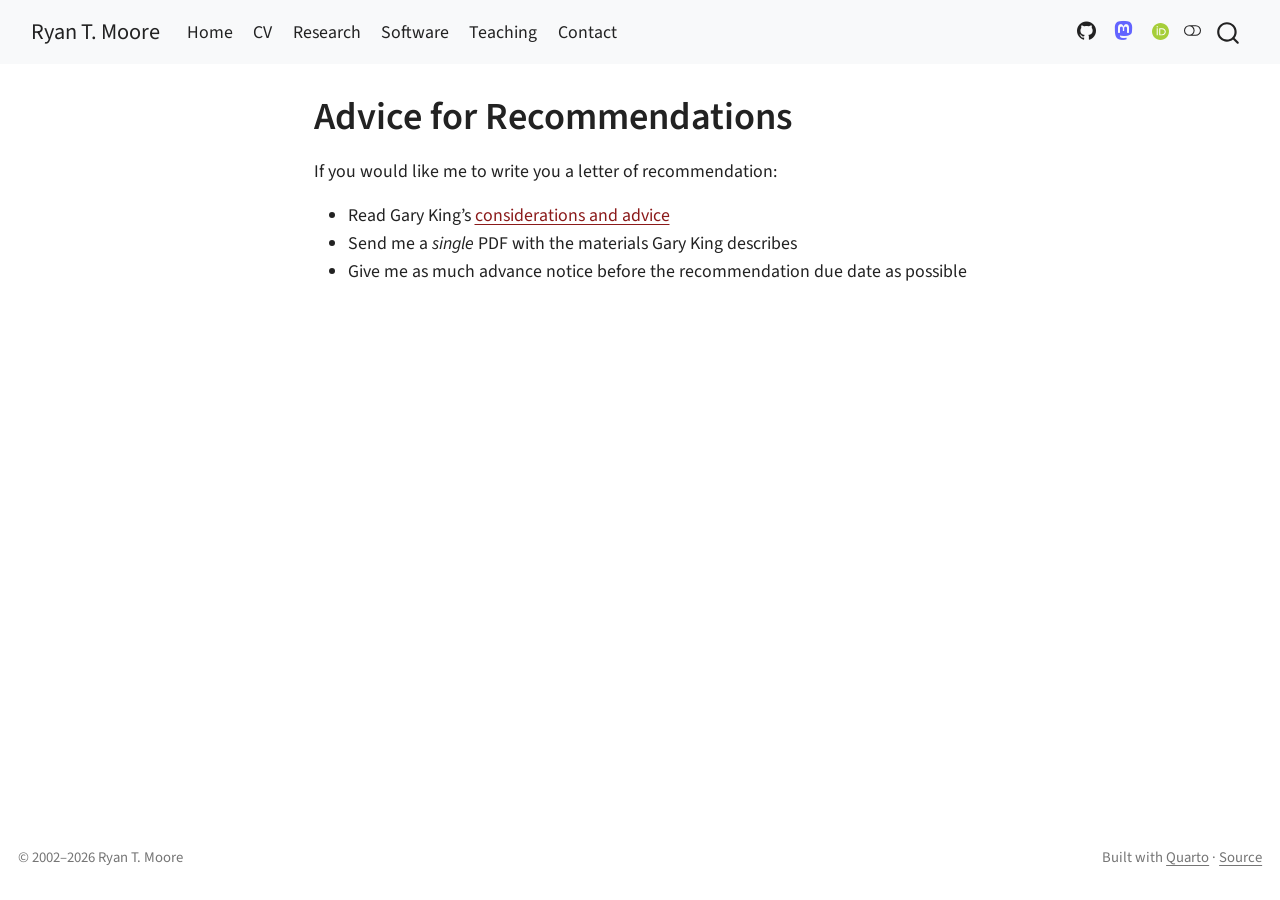
<file: advice/recs.html>
<!DOCTYPE html>
<html xmlns="http://www.w3.org/1999/xhtml" lang="en" xml:lang="en"><head>

<meta charset="utf-8">
<meta name="generator" content="quarto-1.11.9">

<meta name="viewport" content="width=device-width, initial-scale=1.0, user-scalable=yes">


<title>Advice for Recommendations — Ryan T. Moore – Ryan T. Moore</title>
<style>
/* Default styles provided by pandoc.
** See https://pandoc.org/MANUAL.html#variables-for-html for config info.
*/
span.smallcaps{font-variant: small-caps;}
div.columns{display: flex; gap: 1.5em;}
div.column{flex: auto;}
@media screen {
div.columns{gap: min(4vw, 1.5em);}
div.column{overflow-x: auto;}
}
div.hanging-indent{margin-left: 1.5em; text-indent: -1.5em;}
ul.task-list{list-style: none;}
ul.task-list li input[type="checkbox"] {
  width: 0.8em;
  margin: 0 0.8em 0.2em -1em; /* quarto-specific, see https://github.com/quarto-dev/quarto-cli/issues/4556 */ 
  vertical-align: middle;
}
</style>


<script src="../site_libs/quarto-nav/quarto-nav.js"></script>
<script src="../site_libs/clipboard/clipboard.min.js"></script>
<script src="../site_libs/quarto-search/autocomplete.umd.js"></script>
<script src="../site_libs/quarto-search/fuse.min.js"></script>
<script src="../site_libs/quarto-search/quarto-search.js"></script>
<meta name="quarto:offset" content="../">
<script src="../site_libs/quarto-html/quarto.js" type="module"></script>
<script src="../site_libs/quarto-html/tabsets/tabsets.js" type="module"></script>
<script src="../site_libs/quarto-html/scrollable-regions/scrollable-regions.js" type="module"></script>
<script src="../site_libs/quarto-html/popper.min.js"></script>
<script src="../site_libs/quarto-html/tippy.umd.min.js"></script>
<script src="../site_libs/quarto-html/anchor.min.js"></script>
<link href="../site_libs/quarto-html/tippy.css" rel="stylesheet">
<link href="../site_libs/quarto-html/quarto-syntax-highlighting-63b5708e65d6cd79cd7618c58d0c21e7.css" rel="stylesheet" class="quarto-color-scheme" id="quarto-text-highlighting-styles">
<link href="../site_libs/quarto-html/quarto-syntax-highlighting-dark-447e42e69aaa9833c0ba1b986f430b20.css" rel="stylesheet" class="quarto-color-scheme quarto-color-alternate" id="quarto-text-highlighting-styles">
<link href="../site_libs/quarto-html/quarto-syntax-highlighting-63b5708e65d6cd79cd7618c58d0c21e7.css" rel="stylesheet" class="quarto-color-scheme-extra" id="quarto-text-highlighting-styles">
<script src="../site_libs/bootstrap/bootstrap.min.js"></script>
<link href="../site_libs/bootstrap/bootstrap-icons.css" rel="stylesheet">
<link href="../site_libs/bootstrap/bootstrap-ba321ac4a2f68656df8c4121b378bdc9.min.css" rel="stylesheet" append-hash="true" class="quarto-color-scheme" id="quarto-bootstrap" data-mode="light">
<link href="../site_libs/bootstrap/bootstrap-dark-917fff8b95f295a17f422db438b4a4e6.min.css" rel="stylesheet" append-hash="true" class="quarto-color-scheme quarto-color-alternate" id="quarto-bootstrap" data-mode="dark">
<link href="../site_libs/bootstrap/bootstrap-ba321ac4a2f68656df8c4121b378bdc9.min.css" rel="stylesheet" append-hash="true" class="quarto-color-scheme-extra" id="quarto-bootstrap" data-mode="light">
<script id="quarto-search-options" type="application/json">{
  "location": "navbar",
  "copy-button": false,
  "collapse-after": 3,
  "panel-placement": "end",
  "type": "overlay",
  "limit": 50,
  "keyboard-shortcut": [
    "f",
    "/",
    "s"
  ],
  "language": {
    "search-no-results-text": "No results",
    "search-matching-documents-text": "matching documents",
    "search-copy-link-title": "Copy link to search",
    "search-hide-matches-text": "Hide additional matches",
    "search-more-match-text": "more match in this document",
    "search-more-matches-text": "more matches in this document",
    "search-clear-button-title": "Clear",
    "search-text-placeholder": "",
    "search-detached-cancel-button-title": "Cancel",
    "search-submit-button-title": "Submit",
    "search-label": "Search"
  }
}</script>


<meta property="og:title" content="Advice for Recommendations — Ryan T. Moore">
<meta property="og:description" content="Academic webpage of Ryan T. Moore — Associate Professor of Government, American University; Senior Social Scientist, The Lab @ DC.">
<meta property="og:site_name" content="Ryan T. Moore">
</head>

<body class="nav-fixed quarto-light"><a id="quarto-skip-link" class="visually-hidden-focusable" href="#quarto-document-content">Skip to main content</a><script id="quarto-html-before-body" type="application/javascript">
    const toggleBodyColorMode = (bsSheetEl) => {
      const mode = bsSheetEl.getAttribute("data-mode");
      const bodyEl = window.document.querySelector("body");
      if (mode === "dark") {
        bodyEl.classList.add("quarto-dark");
        bodyEl.classList.remove("quarto-light");
      } else {
        bodyEl.classList.add("quarto-light");
        bodyEl.classList.remove("quarto-dark");
      }
    }
    const toggleBodyColorPrimary = () => {
      const bsSheetEl = window.document.querySelector("link#quarto-bootstrap:not([rel=disabled-stylesheet])");
      if (bsSheetEl) {
        toggleBodyColorMode(bsSheetEl);
      }
    }
    const setColorSchemeToggle = (alternate) => {
      const toggles = window.document.querySelectorAll('.quarto-color-scheme-toggle');
      for (let i=0; i < toggles.length; i++) {
        const toggle = toggles[i];
        if (toggle) {
          toggle.setAttribute("aria-checked", alternate ? "true" : "false");
          if (alternate) {
            toggle.classList.add("alternate");
          } else {
            toggle.classList.remove("alternate");
          }
        }
      }
    };
    const toggleColorMode = (alternate) => {
      // Switch the stylesheets
      const primaryStylesheets = window.document.querySelectorAll('link.quarto-color-scheme:not(.quarto-color-alternate)');
      const alternateStylesheets = window.document.querySelectorAll('link.quarto-color-scheme.quarto-color-alternate');
      manageTransitions('#quarto-margin-sidebar .nav-link', false);
      if (alternate) {
        // note: dark is layered on light, we don't disable primary!
        enableStylesheet(alternateStylesheets);
        for (const sheetNode of alternateStylesheets) {
          if (sheetNode.id === "quarto-bootstrap") {
            toggleBodyColorMode(sheetNode);
          }
        }
      } else {
        disableStylesheet(alternateStylesheets);
        enableStylesheet(primaryStylesheets)
        toggleBodyColorPrimary();
      }
      manageTransitions('#quarto-margin-sidebar .nav-link', true);
      // Switch the toggles
      setColorSchemeToggle(alternate)
    }
    // Hack to workaround the fact that safari doesn't
    // properly recolor the scrollbar when toggling (#1455).
    // Not run on load: stylesheets are set before first paint there, and
    // scrolling would undo the scroll to a URL fragment (#14973).
    // The one pixel nudge keeps the reader where they were.
    const refreshSafariScrollbar = () => {
      if (navigator.userAgent.indexOf('Safari') > 0 && navigator.userAgent.indexOf('Chrome') == -1) {
        manageTransitions("body", false);
        const scrollY = window.scrollY;
        window.scrollTo(0, scrollY > 0 ? scrollY - 1 : 1);
        setTimeout(() => {
          window.scrollTo(0, scrollY);
          manageTransitions("body", true);
        }, 40);
      }
    }
    const disableStylesheet = (stylesheets) => {
      for (let i=0; i < stylesheets.length; i++) {
        const stylesheet = stylesheets[i];
        stylesheet.rel = 'disabled-stylesheet';
      }
    }
    const enableStylesheet = (stylesheets) => {
      for (let i=0; i < stylesheets.length; i++) {
        const stylesheet = stylesheets[i];
        if(stylesheet.rel !== 'stylesheet') { // for Chrome, which will still FOUC without this check
          stylesheet.rel = 'stylesheet';
        }
      }
    }
    const manageTransitions = (selector, allowTransitions) => {
      const els = window.document.querySelectorAll(selector);
      for (let i=0; i < els.length; i++) {
        const el = els[i];
        if (allowTransitions) {
          el.classList.remove('notransition');
        } else {
          el.classList.add('notransition');
        }
      }
    }
    const isFileUrl = () => {
      return window.location.protocol === 'file:';
    }
    const hasAlternateSentinel = () => {
      let styleSentinel = getColorSchemeSentinel();
      if (styleSentinel !== null) {
        return styleSentinel === "alternate";
      } else {
        return false;
      }
    }
    const setStyleSentinel = (alternate) => {
      const value = alternate ? "alternate" : "default";
      if (!isFileUrl()) {
        window.localStorage.setItem("quarto-color-scheme", value);
      } else {
        localAlternateSentinel = value;
      }
    }
    const getColorSchemeSentinel = () => {
      if (!isFileUrl()) {
        const storageValue = window.localStorage.getItem("quarto-color-scheme");
        return storageValue != null ? storageValue : localAlternateSentinel;
      } else {
        return localAlternateSentinel;
      }
    }
    const toggleGiscusIfUsed = (isAlternate, darkModeDefault) => {
      const baseTheme = document.querySelector('#giscus-base-theme')?.value ?? 'light';
      const alternateTheme = document.querySelector('#giscus-alt-theme')?.value ?? 'dark';
      let newTheme = '';
      if(authorPrefersDark) {
        newTheme = isAlternate ? baseTheme : alternateTheme;
      } else {
        newTheme = isAlternate ? alternateTheme : baseTheme;
      }
      const changeGiscusTheme = () => {
        // From: https://github.com/giscus/giscus/issues/336
        const sendMessage = (message) => {
          const iframe = document.querySelector('iframe.giscus-frame');
          if (!iframe) return;
          iframe.contentWindow.postMessage({ giscus: message }, 'https://giscus.app');
        }
        sendMessage({
          setConfig: {
            theme: newTheme
          }
        });
      }
      const isGiscussLoaded = window.document.querySelector('iframe.giscus-frame') !== null;
      if (isGiscussLoaded) {
        changeGiscusTheme();
      }
    };
    const authorPrefersDark = false;
    const darkModeDefault = authorPrefersDark;
      document.querySelector('link#quarto-text-highlighting-styles.quarto-color-scheme-extra').rel = 'disabled-stylesheet';
      document.querySelector('link#quarto-bootstrap.quarto-color-scheme-extra').rel = 'disabled-stylesheet';
    let localAlternateSentinel = darkModeDefault ? 'alternate' : 'default';
    // Dark / light mode switch
    window.quartoToggleColorScheme = () => {
      // Read the current dark / light value
      let toAlternate = !hasAlternateSentinel();
      toggleColorMode(toAlternate);
      refreshSafariScrollbar();
      setStyleSentinel(toAlternate);
      toggleGiscusIfUsed(toAlternate, darkModeDefault);
      window.dispatchEvent(new Event('resize'));
    };
    // Switch to dark mode if need be
    if (hasAlternateSentinel()) {
      toggleColorMode(true);
    } else {
      toggleColorMode(false);
    }
  </script>

<div id="quarto-search-results"></div>
  <header id="quarto-header" class="headroom fixed-top">
    <nav class="navbar navbar-expand-lg " data-bs-theme="dark" aria-label="Site">
      <div class="navbar-container container-fluid">
      <div class="navbar-brand-container mx-auto">
    <a class="navbar-brand" href="../index.html">
    <span class="navbar-title">Ryan T. Moore</span>
    </a>
  </div>
          <button class="navbar-toggler" type="button" data-bs-toggle="collapse" data-bs-target="#navbarCollapse" aria-controls="navbarCollapse" aria-expanded="false" aria-label="Toggle navigation" onclick="if (window.quartoToggleHeadroom) { window.quartoToggleHeadroom(); }">
  <span class="navbar-toggler-icon"></span>
</button>
          <div class="collapse navbar-collapse" id="navbarCollapse">
            <ul class="navbar-nav navbar-nav-scroll me-auto">
  <li class="nav-item">
    <a class="nav-link" href="../index.html"> 
<span class="menu-text">Home</span></a>
  </li>  
  <li class="nav-item">
    <a class="nav-link" href="../files/cvRTMoore.pdf"> 
<span class="menu-text">CV</span></a>
  </li>  
  <li class="nav-item">
    <a class="nav-link" href="../research.html"> 
<span class="menu-text">Research</span></a>
  </li>  
  <li class="nav-item">
    <a class="nav-link" href="../software.html"> 
<span class="menu-text">Software</span></a>
  </li>  
  <li class="nav-item">
    <a class="nav-link" href="../teaching.html"> 
<span class="menu-text">Teaching</span></a>
  </li>  
  <li class="nav-item">
    <a class="nav-link" href="../contact.html"> 
<span class="menu-text">Contact</span></a>
  </li>  
</ul>
            <ul class="navbar-nav navbar-nav-scroll ms-auto">
  <li class="nav-item compact">
    <a class="nav-link" href="https://github.com/ryantmoore"> <i class="bi bi-github" role="img" aria-label="GitHub">
</i> 
<span class="menu-text"></span></a>
  </li>  
  <li class="nav-item compact">
    <a class="nav-link" href="https://masto.nu/@ryantmoore"> <i class="bi bi-mastodon" role="img" aria-label="Mastodon">
</i> 
<span class="menu-text"></span></a>
  </li>  
  <li class="nav-item">
    <a class="nav-link" href="https://orcid.org/0000-0002-3916-8113" rel="me"> 
<span class="menu-text">ORCID</span></a>
  </li>  
</ul>
          </div> <!-- /navcollapse -->
            <div class="quarto-navbar-tools">
  <button type="button" role="switch" aria-checked="false" class="quarto-color-scheme-toggle quarto-navigation-tool  px-1" onclick="window.quartoToggleColorScheme(); return false;" title="Toggle dark mode" aria-label="Toggle dark mode"><i class="bi"></i></button>
</div>
            <div id="quarto-search" class="" title="Search"></div>
      </div> <!-- /container-fluid -->
    </nav>
</header>
<!-- content -->
<div id="quarto-content" class="quarto-container page-columns page-rows-contents page-layout-full page-navbar">
<!-- sidebar -->
<!-- margin-sidebar -->
    
<!-- main -->
<main class="content column-page" id="quarto-document-content" tabindex="-1">


<header id="title-block-header" class="quarto-title-block default">
<div class="quarto-title">
<h1 class="title">Advice for Recommendations</h1>
</div>



<div class="quarto-title-meta column-page">

    
  
    
  </div>
  


</header>


<p>If you would like me to write you a letter of recommendation:</p>
<ul>
<li>Read Gary King’s <a href="https://gking.harvard.edu/recs">considerations and advice</a></li>
<li>Send me a <em>single</em> PDF with the materials Gary King describes</li>
<li>Give me as much advance notice before the recommendation due date as possible</li>
</ul>



</main> <!-- /main -->
<script id="quarto-html-after-body" type="application/javascript">
  window.document.addEventListener("DOMContentLoaded", function (event) {
    // Ensure there is a toggle, if there isn't float one in the top right
    if (window.document.querySelector('.quarto-color-scheme-toggle') === null) {
      const toggle = window.document.createElement('button');
      toggle.type = "button";
      toggle.setAttribute("role", "switch");
      toggle.setAttribute("aria-checked", "false");
      toggle.classList.add('top-right');
      toggle.classList.add('quarto-color-scheme-toggle');
      toggle.setAttribute("aria-label", "Toggle dark mode");
      toggle.onclick = function() { try { window.quartoToggleColorScheme(); } catch {} return false; };
      const i = window.document.createElement("i");
      i.classList.add('bi');
      toggle.appendChild(i);
      // Put the toggle in a landmark of its own, so that landmark navigation
      // can reach it.
      //
      // The container is always a fresh direct child of body, and the toggle is
      // never moved into page furniture that the theme or the author controls.
      // The toggle is positioned against the page, so any ancestor that
      // establishes a containing block captures it: a positioned element or a
      // grid for position: absolute, and transform, filter, will-change or
      // contain for position: fixed. A direct child of body has none of these
      // to inherit, and the shift when one appears is silent and visual.
      //
      // ARIA says a document should have at most one banner, and axe reports a
      // duplicate whether or not the banners carry distinct labels. So use a
      // header when the page has no banner yet, and a named region otherwise.
      //
      // A header is a banner wherever it sits, unless it is inside sectioning
      // content, so this cannot just look at the children of body: a custom
      // page layout wraps the title block header in a plain div. An explicit
      // role="banner" always counts.
      const sectioning = 'article, aside, main, nav, section, [role="article"], [role="complementary"], [role="main"], [role="navigation"], [role="region"]';
      const hasBanner = Array.from(
        window.document.querySelectorAll('header:not([role]), [role="banner"]')
      ).some(function(el) {
        return el.hasAttribute("role") || el.closest(sectioning) === null;
      });
      const container = window.document.createElement(hasBanner ? "div" : "header");
      if (hasBanner) {
        container.setAttribute("role", "region");
        container.setAttribute("aria-label", "Toggle dark mode");
      }
      container.classList.add('quarto-color-scheme-toggle-container');
      container.appendChild(toggle);
      window.document.body.appendChild(container);
    }
    setColorSchemeToggle(hasAlternateSentinel())
    const icon = "";
    const anchorJS = new window.AnchorJS();
    anchorJS.options = {
      placement: 'right',
      icon: icon
    };
    anchorJS.add('.anchored');
    const isCodeAnnotation = (el) => {
      for (const clz of el.classList) {
        if (clz.startsWith('code-annotation-')) {                     
          return true;
        }
      }
      return false;
    }
    const onCopySuccess = function(e) {
      // button target
      const button = e.trigger;
      // don't keep focus
      button.blur();
      // flash "checked"
      button.classList.add('code-copy-button-checked');
      var currentTitle = button.getAttribute("title");
      button.setAttribute("title", "Copied!");
      let tooltip;
      if (window.bootstrap) {
        button.setAttribute("data-bs-toggle", "tooltip");
        button.setAttribute("data-bs-placement", "left");
        button.setAttribute("data-bs-title", "Copied!");
        tooltip = new bootstrap.Tooltip(button, 
          { trigger: "manual", 
            customClass: "code-copy-button-tooltip",
            offset: [0, -8]});
        tooltip.show();    
      }
      setTimeout(function() {
        if (tooltip) {
          tooltip.hide();
          button.removeAttribute("data-bs-title");
          button.removeAttribute("data-bs-toggle");
          button.removeAttribute("data-bs-placement");
        }
        button.setAttribute("title", currentTitle);
        button.classList.remove('code-copy-button-checked');
      }, 1000);
      // clear code selection
      e.clearSelection();
    }
    const getTextToCopy = function(trigger) {
      const outerScaffold = trigger.parentElement.cloneNode(true);
      const codeEl = outerScaffold.querySelector('code');
      for (const childEl of codeEl.children) {
        if (isCodeAnnotation(childEl)) {
          childEl.remove();
        }
      }
      return codeEl.innerText;
    }
    const clipboard = new window.ClipboardJS('.code-copy-button:not([data-in-quarto-modal])', {
      text: getTextToCopy
    });
    clipboard.on('success', onCopySuccess);
    if (window.document.getElementById('quarto-embedded-source-code-modal')) {
      const clipboardModal = new window.ClipboardJS('.code-copy-button[data-in-quarto-modal]', {
        text: getTextToCopy,
        container: window.document.getElementById('quarto-embedded-source-code-modal')
      });
      clipboardModal.on('success', onCopySuccess);
    }
      var localhostRegex = new RegExp(/^(?:http|https):\/\/localhost\:?[0-9]*\//);
      var mailtoRegex = new RegExp(/^mailto:/);
        var filterRegex = new RegExp("https:\/\/ryantmoore\.org");
      const newWindowLabel = "(opens in a new tab)";
      const newWindowNoteId = "quarto-ext-newwindow-label";
      // Links reference one hidden label through aria-describedby, so the
      // announcement never changes their accessible name.
      var describeNewWindow = (link) => {
        if (!window.document.getElementById(newWindowNoteId)) {
          var newWindowNote = window.document.createElement("span");
          newWindowNote.id = newWindowNoteId;
          newWindowNote.hidden = true;
          newWindowNote.textContent = newWindowLabel;
          window.document.body.appendChild(newWindowNote);
        }
        var describedBy = (link.getAttribute("aria-describedby") || "").split(/\s+/).filter(Boolean);
        if (!describedBy.includes(newWindowNoteId)) {
          describedBy.push(newWindowNoteId);
          link.setAttribute("aria-describedby", describedBy.join(" "));
        }
      }
      var isInternal = (href) => {
          return filterRegex.test(href) || localhostRegex.test(href) || mailtoRegex.test(href);
      }
      // Inspect non-navigation links and adorn them if external
      window.quartoDecorateExternalLinks = function (root) {
     var links = (root || window.document).querySelectorAll('a[href]:not(.nav-link):not(.navbar-brand):not(.toc-action):not(.sidebar-link):not(.sidebar-item-toggle):not(.pagination-link):not(.no-external):not([aria-hidden]):not(.dropdown-item):not(.quarto-navigation-tool):not(.about-link)');
      for (var i=0; i<links.length; i++) {
        const link = links[i];
        if (!isInternal(link.href)) {
          // undo the damage that might have been done by quarto-nav.js in the case of
          // links that we want to consider external
          if (link.dataset.originalHref !== undefined) {
            link.href = link.dataset.originalHref;
          }
            // target, if specified
            link.setAttribute("target", "_blank");
            if (link.getAttribute("rel") === null) {
              link.setAttribute("rel", "noopener");
            }
            describeNewWindow(link);
          if (!link.classList.contains('no-external-icon')) {
          }
        }
      }
      };
      window.quartoDecorateExternalLinks(window.document);
    // Esc closes the popup (WCAG 1.4.13) and focus leaving both trigger and
    // popup closes it (WCAG 2.4.11); tippy handles neither for interactive popups.
    const hideOnEscAndFocusOut = {
      name: 'hideOnEscAndFocusOut',
      defaultValue: true,
      fn(instance) {
        const dismiss = () => {
          // A show scheduled by the trigger delay would otherwise reopen it
          instance.clearDelayTimeouts();
          instance.hide();
        };
        const onKeyDown = (event) => {
          if (event.key !== 'Escape') {
            return;
          }
          // Keep Esc from also reaching page handlers (e.g. reveal.js overview),
          // except an open reveal.js slide menu, which Esc should close too.
          // The menu handles keys only when its keyboard option is on.
          const menuHandlesEsc = window.Reveal?.getPlugin?.('menu')?.isOpen() &&
            window.Reveal.getConfig().menu?.keyboard !== false;
          if (!menuHandlesEsc) {
            event.stopPropagation();
          }
          if (instance.popper.contains(window.document.activeElement)) {
            // Disabled while refocusing so the focus trigger does not reopen it
            instance.disable();
            instance.reference.focus();
            instance.enable();
          }
          dismiss();
        };
        const onFocusOut = (event) => {
          const target = event.relatedTarget;
          if (target && !instance.reference.contains(target) &&
              !instance.popper.contains(target)) {
            dismiss();
          }
        };
        // On the trigger too: a click trigger (code-annotations: select) has no
        // blur handling. Attached for the instance's lifetime so leaving the
        // trigger also cancels a show still pending on the trigger delay.
        instance.reference.addEventListener('focusout', onFocusOut);
        return {
          onShow() {
            window.document.addEventListener('keydown', onKeyDown, true);
            instance.popper.addEventListener('focusout', onFocusOut);
          },
          onHide() {
            window.document.removeEventListener('keydown', onKeyDown, true);
            instance.popper.removeEventListener('focusout', onFocusOut);
          },
          onDestroy() {
            instance.reference.removeEventListener('focusout', onFocusOut);
          },
        };
      },
    };
    function tippyHover(el, contentFn, onTriggerFn, onUntriggerFn) {
      const config = {
        allowHTML: true,
        maxWidth: 500,
        delay: 100,
        arrow: false,
        appendTo: function(el) {
            return el.parentElement;
        },
        interactive: true,
        interactiveBorder: 10,
        theme: 'quarto',
        placement: 'bottom-start',
        plugins: [hideOnEscAndFocusOut],
      };
      if (contentFn) {
        config.content = contentFn;
      }
      if (onTriggerFn) {
        config.onTrigger = onTriggerFn;
      }
      if (onUntriggerFn) {
        config.onUntrigger = onUntriggerFn;
      }
      window.tippy(el, config); 
    }
    const noterefs = window.document.querySelectorAll('a[role="doc-noteref"]');
    for (var i=0; i<noterefs.length; i++) {
      const ref = noterefs[i];
      tippyHover(ref, function() {
        // use id or data attribute instead here
        let href = ref.getAttribute('data-footnote-href') || ref.getAttribute('href');
        try { href = new URL(href).hash; } catch {}
        const id = href.replace(/^#\/?/, "");
        const note = window.document.getElementById(id);
        if (note) {
          return note.innerHTML;
        } else {
          return "";
        }
      });
    }
    const xrefs = window.document.querySelectorAll('a.quarto-xref');
    const processXRef = (id, note) => {
      // Strip column container classes
      const stripColumnClz = (el) => {
        el.classList.remove("page-full", "page-columns");
        if (el.children) {
          for (const child of el.children) {
            stripColumnClz(child);
          }
        }
      }
      stripColumnClz(note)
      if (id === null || id.startsWith('sec-')) {
        // Special case sections, only their first couple elements
        const container = document.createElement("div");
        if (note.children && note.children.length > 2) {
          container.appendChild(note.children[0].cloneNode(true));
          for (let i = 1; i < note.children.length; i++) {
            const child = note.children[i];
            if (child.tagName === "P" && child.innerText === "") {
              continue;
            } else {
              container.appendChild(child.cloneNode(true));
              break;
            }
          }
          if (window.Quarto?.typesetMath) {
            window.Quarto.typesetMath(container);
          }
          return container.innerHTML
        } else {
          if (window.Quarto?.typesetMath) {
            window.Quarto.typesetMath(note);
          }
          return note.innerHTML;
        }
      } else {
        // Remove any anchor links if they are present
        const anchorLink = note.querySelector('a.anchorjs-link');
        if (anchorLink) {
          anchorLink.remove();
        }
        if (window.Quarto?.typesetMath) {
          window.Quarto.typesetMath(note);
        }
        if (note.classList.contains("callout")) {
          return note.outerHTML;
        } else {
          return note.innerHTML;
        }
      }
    }
    for (var i=0; i<xrefs.length; i++) {
      const xref = xrefs[i];
      tippyHover(xref, undefined, function(instance) {
        instance.disable();
        let url = xref.getAttribute('href');
        let hash = undefined; 
        if (url.startsWith('#')) {
          hash = url;
        } else {
          try { hash = new URL(url).hash; } catch {}
        }
        if (hash) {
          const id = hash.replace(/^#\/?/, "");
          const note = window.document.getElementById(id);
          if (note !== null) {
            try {
              const html = processXRef(id, note.cloneNode(true));
              instance.setContent(html);
            } finally {
              instance.enable();
              instance.show();
            }
          } else {
            // See if we can fetch this
            fetch(url.split('#')[0])
            .then(res => res.text())
            .then(html => {
              const parser = new DOMParser();
              const htmlDoc = parser.parseFromString(html, "text/html");
              const note = htmlDoc.getElementById(id);
              if (note !== null) {
                const html = processXRef(id, note);
                instance.setContent(html);
              } 
            }).finally(() => {
              instance.enable();
              instance.show();
            });
          }
        } else {
          // See if we can fetch a full url (with no hash to target)
          // This is a special case and we should probably do some content thinning / targeting
          fetch(url)
          .then(res => res.text())
          .then(html => {
            const parser = new DOMParser();
            const htmlDoc = parser.parseFromString(html, "text/html");
            const note = htmlDoc.querySelector('main.content');
            if (note !== null) {
              // This should only happen for chapter cross references
              // (since there is no id in the URL)
              // remove the first header
              if (note.children.length > 0 && note.children[0].tagName === "HEADER") {
                note.children[0].remove();
              }
              const html = processXRef(null, note);
              instance.setContent(html);
            } 
          }).finally(() => {
            instance.enable();
            instance.show();
          });
        }
      }, function(instance) {
      });
    }
        let selectedAnnoteEl;
        const selectorForAnnotation = ( cell, annotation) => {
          let cellAttr = 'data-code-cell="' + cell + '"';
          let lineAttr = 'data-code-annotation="' +  annotation + '"';
          const selector = 'span[' + cellAttr + '][' + lineAttr + ']';
          return selector;
        }
        const selectCodeLines = (annoteEl) => {
          const doc = window.document;
          const targetCell = annoteEl.getAttribute("data-target-cell");
          const targetAnnotation = annoteEl.getAttribute("data-target-annotation");
          const annoteSpan = window.document.querySelector(selectorForAnnotation(targetCell, targetAnnotation));
          const lines = annoteSpan.getAttribute("data-code-lines").split(",");
          const lineIds = lines.map((line) => {
            return targetCell + "-" + line;
          })
          // Each band is positioned against its own containing block, which is
          // not the offsetParent of the lines, so place it from client rects.
          const placeBand = (band, firstEl, lastEl, codeBlock) => {
            const container = band.offsetParent;
            if (container === null) {
              return;
            }
            const containerRect = container.getBoundingClientRect();
            // Reveal.js scales slides with a transform, so convert client
            // pixels back to the CSS pixels of the container.
            const scale = containerRect.height / container.offsetHeight || 1;
            const firstRect = firstEl.getBoundingClientRect();
            const lastRect = lastEl.getBoundingClientRect();
            const top = (firstRect.top - containerRect.top) / scale - container.clientTop + container.scrollTop;
            const height = (lastRect.bottom - firstRect.top) / scale;
            band.style.top = top - 2 + "px";
            band.style.height = height + 4 + "px";
            if (codeBlock) {
              // Without the copy button wrapper, the containing block is wider
              // than the code block, so span the code block explicitly.
              const blockRect = codeBlock.getBoundingClientRect();
              band.style.left = (blockRect.left - containerRect.left) / scale - container.clientLeft + container.scrollLeft + "px";
              band.style.width = blockRect.width / scale + "px";
            }
          };
          if (lineIds.length > 0) {
            const el = window.document.getElementById(lineIds[0]);
            const lastEl = window.document.getElementById(lineIds[lineIds.length - 1]);
            const parent = el.parentElement.parentElement;
            // cook up a div (if necessary) and position it
            let div = window.document.getElementById("code-annotation-line-highlight");
            if (div === null) {
              div = window.document.createElement("div");
              div.setAttribute("id", "code-annotation-line-highlight");
              div.style.position = 'absolute';
              parent.appendChild(div);
            }
            placeBand(div, el, lastEl, parent.closest("div.sourceCode") || parent);
            let gutterDiv = window.document.getElementById("code-annotation-line-highlight-gutter");
            if (gutterDiv === null) {
              gutterDiv = window.document.createElement("div");
              gutterDiv.setAttribute("id", "code-annotation-line-highlight-gutter");
              gutterDiv.style.position = 'absolute';
              const codeCell = window.document.getElementById(targetCell);
              const gutter = codeCell.querySelector('.code-annotation-gutter');
              gutter.appendChild(gutterDiv);
            }
            placeBand(gutterDiv, el, lastEl);
            selectedAnnoteEl = annoteEl;
          }
        };
        const unselectCodeLines = () => {
          const elementsIds = ["code-annotation-line-highlight", "code-annotation-line-highlight-gutter"];
          elementsIds.forEach((elId) => {
            const div = window.document.getElementById(elId);
            if (div) {
              div.remove();
            }
          });
          selectedAnnoteEl = undefined;
        };
          // Handle positioning of the toggle
      window.addEventListener(
        "resize",
        throttle(() => {
          elRect = undefined;
          if (selectedAnnoteEl) {
            selectCodeLines(selectedAnnoteEl);
          }
        }, 10)
      );
      function throttle(fn, ms) {
      let throttle = false;
      let timer;
        return (...args) => {
          if(!throttle) { // first call gets through
              fn.apply(this, args);
              throttle = true;
          } else { // all the others get throttled
              if(timer) clearTimeout(timer); // cancel #2
              timer = setTimeout(() => {
                fn.apply(this, args);
                timer = throttle = false;
              }, ms);
          }
        };
      }
        // Attach click handler to the DT
        const annoteDls = window.document.querySelectorAll('dt[data-target-cell]');
        for (const annoteDlNode of annoteDls) {
          annoteDlNode.addEventListener('click', (event) => {
            const clickedEl = event.target;
            if (clickedEl !== selectedAnnoteEl) {
              unselectCodeLines();
              const activeEl = window.document.querySelector('dt[data-target-cell].code-annotation-active');
              if (activeEl) {
                activeEl.classList.remove('code-annotation-active');
              }
              selectCodeLines(clickedEl);
              clickedEl.classList.add('code-annotation-active');
            } else {
              // Unselect the line
              unselectCodeLines();
              clickedEl.classList.remove('code-annotation-active');
            }
          });
        }
    const findCites = (el) => {
      const parentEl = el.parentElement;
      if (parentEl) {
        const cites = parentEl.dataset.cites;
        if (cites) {
          return {
            el,
            cites: cites.split(' ')
          };
        } else {
          return findCites(el.parentElement)
        }
      } else {
        return undefined;
      }
    };
    var bibliorefs = window.document.querySelectorAll('a[role="doc-biblioref"]');
    for (var i=0; i<bibliorefs.length; i++) {
      const ref = bibliorefs[i];
      const citeInfo = findCites(ref);
      if (citeInfo) {
        tippyHover(citeInfo.el, function() {
          var popup = window.document.createElement('div');
          citeInfo.cites.forEach(function(cite) {
            var citeDiv = window.document.createElement('div');
            citeDiv.classList.add('hanging-indent');
            citeDiv.classList.add('csl-entry');
            var biblioDiv = window.document.getElementById('ref-' + cite);
            if (biblioDiv) {
              citeDiv.innerHTML = biblioDiv.innerHTML;
            }
            popup.appendChild(citeDiv);
          });
          return popup.innerHTML;
        });
      }
    }
  });
  </script>
  <script type="application/javascript">
  window.quartoScrollableRegionsLabels = {"code":"Scrollable code","output":"Scrollable output"};
  </script>
</div> <!-- /content -->
<footer class="footer">
  <div class="nav-footer">
    <div class="nav-footer-left">
<p>© 2002–2026 Ryan T. Moore</p>
</div>   
    <div class="nav-footer-center">
      &nbsp;
    </div>
    <div class="nav-footer-right">
<p>Built with <a href="https://quarto.org">Quarto</a> · <a href="https://github.com/ryantmoore/ryantmoore.github.io">Source</a></p>
</div>
  </div>
</footer>




</body></html>
</file>
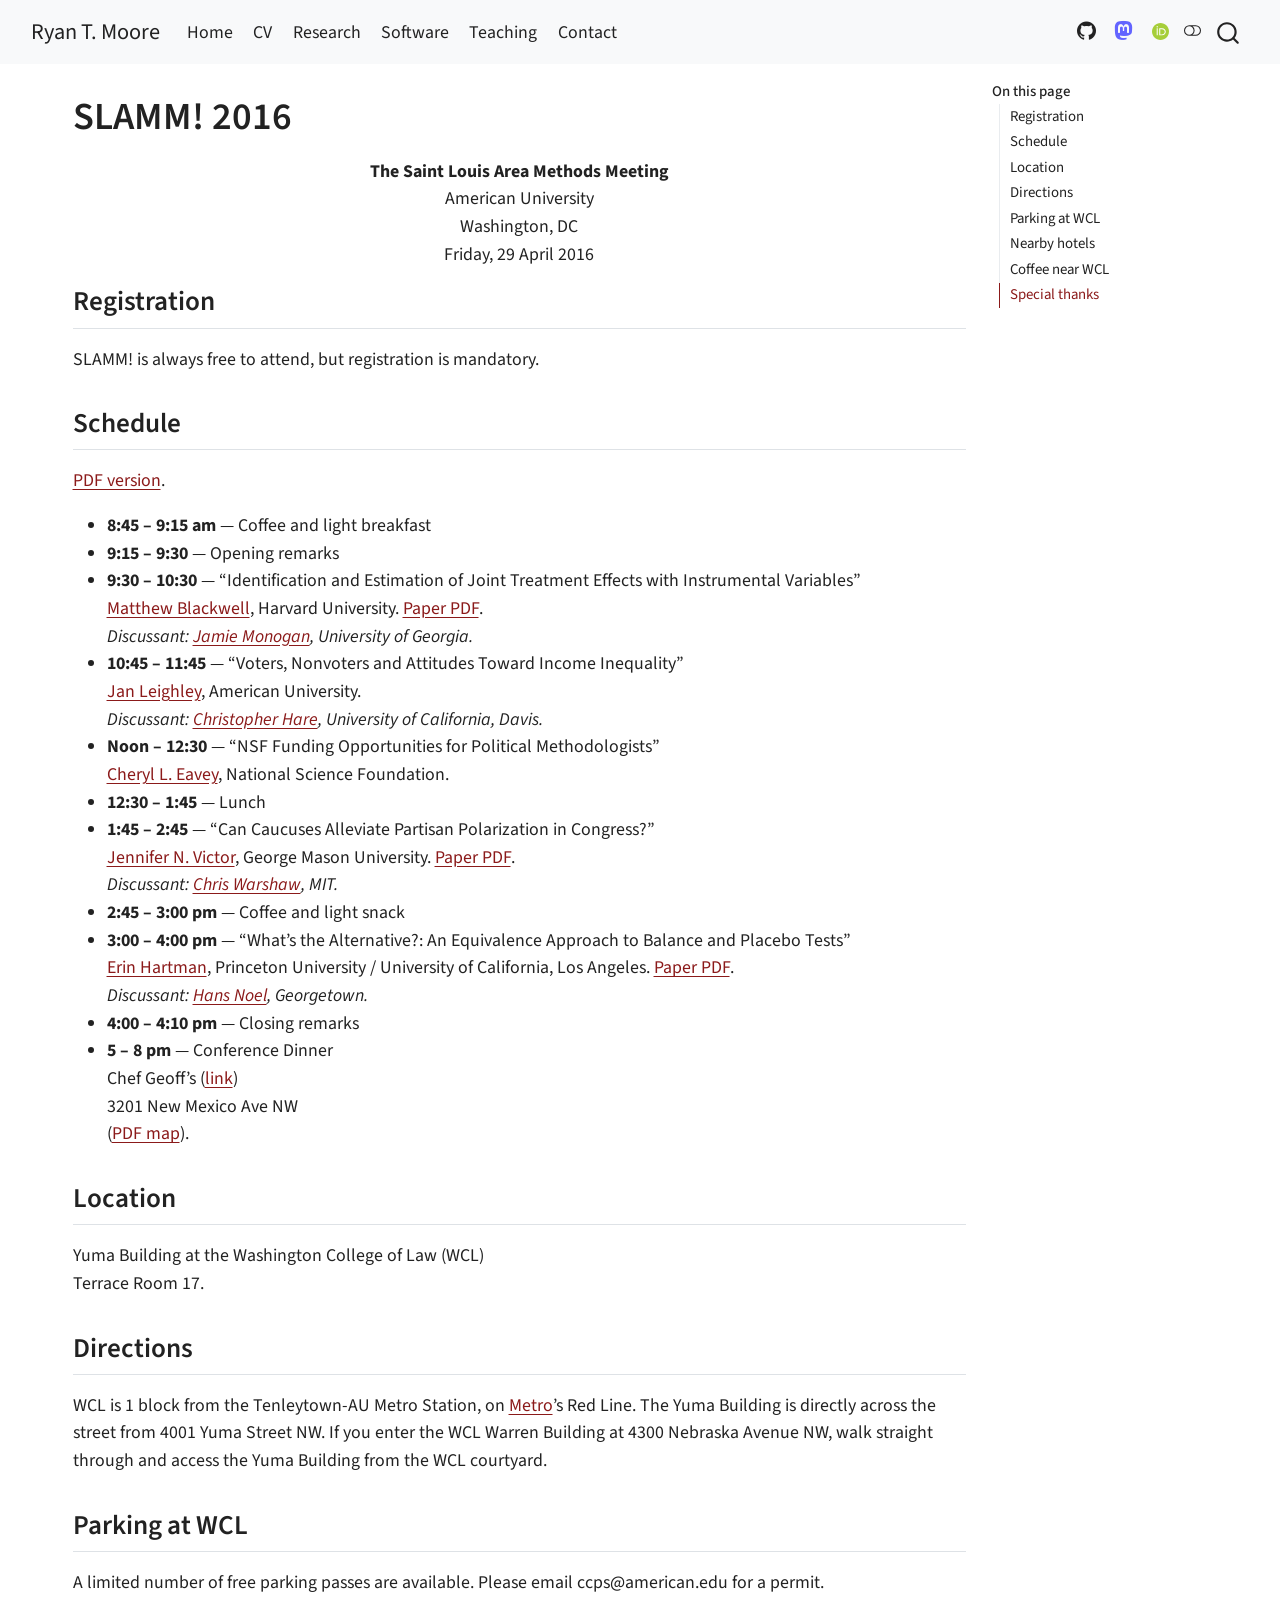
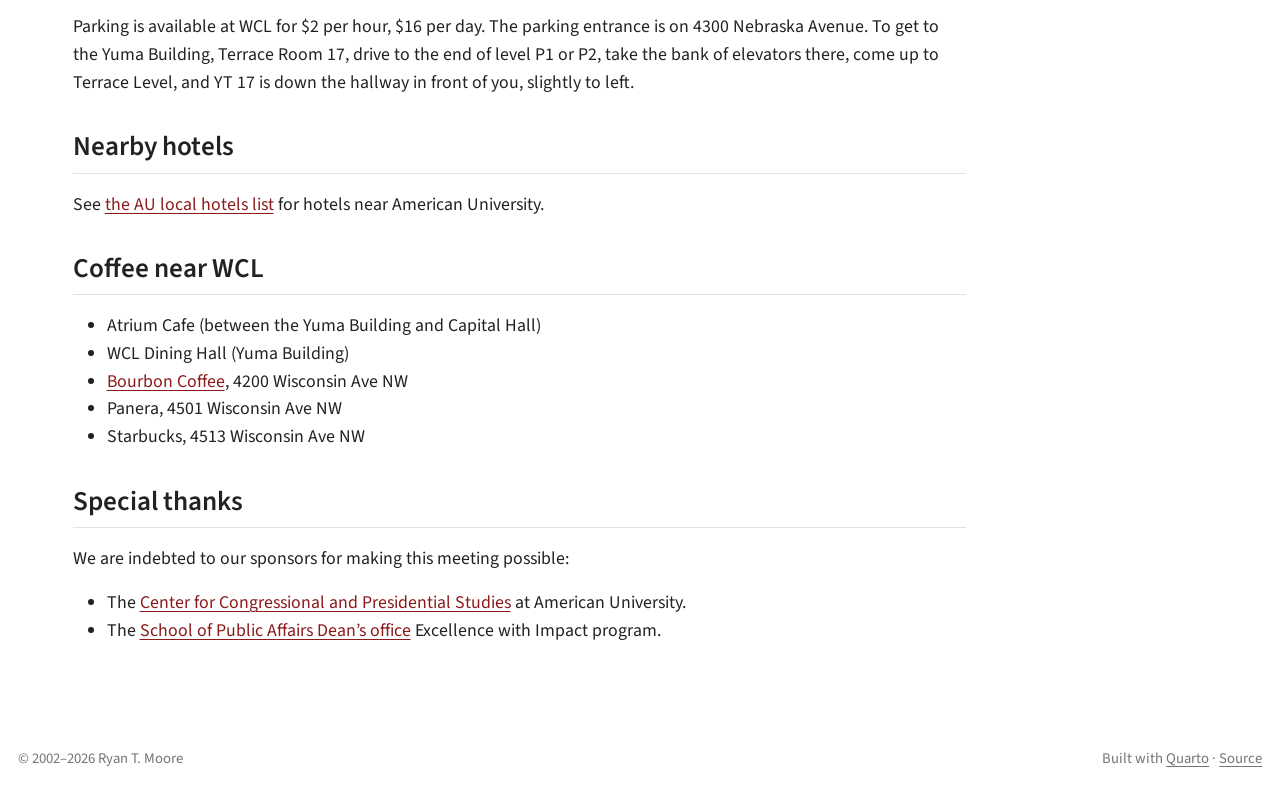
<file: events/slamm-2016.html>
<!DOCTYPE html>
<html xmlns="http://www.w3.org/1999/xhtml" lang="en" xml:lang="en"><head>

<meta charset="utf-8">
<meta name="generator" content="quarto-1.11.9">

<meta name="viewport" content="width=device-width, initial-scale=1.0, user-scalable=yes">


<title>SLAMM! 2016 — The Saint Louis Area Methods Meeting – Ryan T. Moore</title>
<style>
/* Default styles provided by pandoc.
** See https://pandoc.org/MANUAL.html#variables-for-html for config info.
*/
span.smallcaps{font-variant: small-caps;}
div.columns{display: flex; gap: 1.5em;}
div.column{flex: auto;}
@media screen {
div.columns{gap: min(4vw, 1.5em);}
div.column{overflow-x: auto;}
}
div.hanging-indent{margin-left: 1.5em; text-indent: -1.5em;}
ul.task-list{list-style: none;}
ul.task-list li input[type="checkbox"] {
  width: 0.8em;
  margin: 0 0.8em 0.2em -1em; /* quarto-specific, see https://github.com/quarto-dev/quarto-cli/issues/4556 */ 
  vertical-align: middle;
}
</style>


<script src="../site_libs/quarto-nav/quarto-nav.js"></script>
<script src="../site_libs/clipboard/clipboard.min.js"></script>
<script src="../site_libs/quarto-search/autocomplete.umd.js"></script>
<script src="../site_libs/quarto-search/fuse.min.js"></script>
<script src="../site_libs/quarto-search/quarto-search.js"></script>
<meta name="quarto:offset" content="../">
<script src="../site_libs/quarto-html/quarto.js" type="module"></script>
<script src="../site_libs/quarto-html/tabsets/tabsets.js" type="module"></script>
<script src="../site_libs/quarto-html/scrollable-regions/scrollable-regions.js" type="module"></script>
<script src="../site_libs/quarto-html/popper.min.js"></script>
<script src="../site_libs/quarto-html/tippy.umd.min.js"></script>
<script src="../site_libs/quarto-html/anchor.min.js"></script>
<link href="../site_libs/quarto-html/tippy.css" rel="stylesheet">
<link href="../site_libs/quarto-html/quarto-syntax-highlighting-63b5708e65d6cd79cd7618c58d0c21e7.css" rel="stylesheet" class="quarto-color-scheme" id="quarto-text-highlighting-styles">
<link href="../site_libs/quarto-html/quarto-syntax-highlighting-dark-447e42e69aaa9833c0ba1b986f430b20.css" rel="stylesheet" class="quarto-color-scheme quarto-color-alternate" id="quarto-text-highlighting-styles">
<link href="../site_libs/quarto-html/quarto-syntax-highlighting-63b5708e65d6cd79cd7618c58d0c21e7.css" rel="stylesheet" class="quarto-color-scheme-extra" id="quarto-text-highlighting-styles">
<script src="../site_libs/bootstrap/bootstrap.min.js"></script>
<link href="../site_libs/bootstrap/bootstrap-icons.css" rel="stylesheet">
<link href="../site_libs/bootstrap/bootstrap-ba321ac4a2f68656df8c4121b378bdc9.min.css" rel="stylesheet" append-hash="true" class="quarto-color-scheme" id="quarto-bootstrap" data-mode="light">
<link href="../site_libs/bootstrap/bootstrap-dark-917fff8b95f295a17f422db438b4a4e6.min.css" rel="stylesheet" append-hash="true" class="quarto-color-scheme quarto-color-alternate" id="quarto-bootstrap" data-mode="dark">
<link href="../site_libs/bootstrap/bootstrap-ba321ac4a2f68656df8c4121b378bdc9.min.css" rel="stylesheet" append-hash="true" class="quarto-color-scheme-extra" id="quarto-bootstrap" data-mode="light">
<script id="quarto-search-options" type="application/json">{
  "location": "navbar",
  "copy-button": false,
  "collapse-after": 3,
  "panel-placement": "end",
  "type": "overlay",
  "limit": 50,
  "keyboard-shortcut": [
    "f",
    "/",
    "s"
  ],
  "language": {
    "search-no-results-text": "No results",
    "search-matching-documents-text": "matching documents",
    "search-copy-link-title": "Copy link to search",
    "search-hide-matches-text": "Hide additional matches",
    "search-more-match-text": "more match in this document",
    "search-more-matches-text": "more matches in this document",
    "search-clear-button-title": "Clear",
    "search-text-placeholder": "",
    "search-detached-cancel-button-title": "Cancel",
    "search-submit-button-title": "Submit",
    "search-label": "Search"
  }
}</script>


<meta property="og:title" content="SLAMM! 2016 — The Saint Louis Area Methods Meeting">
<meta property="og:description" content="Academic webpage of Ryan T. Moore — Associate Professor of Government, American University; Senior Social Scientist, The Lab @ DC.">
<meta property="og:site_name" content="Ryan T. Moore">
</head>

<body class="nav-fixed quarto-light"><a id="quarto-skip-link" class="visually-hidden-focusable" href="#quarto-document-content">Skip to main content</a><script id="quarto-html-before-body" type="application/javascript">
    const toggleBodyColorMode = (bsSheetEl) => {
      const mode = bsSheetEl.getAttribute("data-mode");
      const bodyEl = window.document.querySelector("body");
      if (mode === "dark") {
        bodyEl.classList.add("quarto-dark");
        bodyEl.classList.remove("quarto-light");
      } else {
        bodyEl.classList.add("quarto-light");
        bodyEl.classList.remove("quarto-dark");
      }
    }
    const toggleBodyColorPrimary = () => {
      const bsSheetEl = window.document.querySelector("link#quarto-bootstrap:not([rel=disabled-stylesheet])");
      if (bsSheetEl) {
        toggleBodyColorMode(bsSheetEl);
      }
    }
    const setColorSchemeToggle = (alternate) => {
      const toggles = window.document.querySelectorAll('.quarto-color-scheme-toggle');
      for (let i=0; i < toggles.length; i++) {
        const toggle = toggles[i];
        if (toggle) {
          toggle.setAttribute("aria-checked", alternate ? "true" : "false");
          if (alternate) {
            toggle.classList.add("alternate");
          } else {
            toggle.classList.remove("alternate");
          }
        }
      }
    };
    const toggleColorMode = (alternate) => {
      // Switch the stylesheets
      const primaryStylesheets = window.document.querySelectorAll('link.quarto-color-scheme:not(.quarto-color-alternate)');
      const alternateStylesheets = window.document.querySelectorAll('link.quarto-color-scheme.quarto-color-alternate');
      manageTransitions('#quarto-margin-sidebar .nav-link', false);
      if (alternate) {
        // note: dark is layered on light, we don't disable primary!
        enableStylesheet(alternateStylesheets);
        for (const sheetNode of alternateStylesheets) {
          if (sheetNode.id === "quarto-bootstrap") {
            toggleBodyColorMode(sheetNode);
          }
        }
      } else {
        disableStylesheet(alternateStylesheets);
        enableStylesheet(primaryStylesheets)
        toggleBodyColorPrimary();
      }
      manageTransitions('#quarto-margin-sidebar .nav-link', true);
      // Switch the toggles
      setColorSchemeToggle(alternate)
    }
    // Hack to workaround the fact that safari doesn't
    // properly recolor the scrollbar when toggling (#1455).
    // Not run on load: stylesheets are set before first paint there, and
    // scrolling would undo the scroll to a URL fragment (#14973).
    // The one pixel nudge keeps the reader where they were.
    const refreshSafariScrollbar = () => {
      if (navigator.userAgent.indexOf('Safari') > 0 && navigator.userAgent.indexOf('Chrome') == -1) {
        manageTransitions("body", false);
        const scrollY = window.scrollY;
        window.scrollTo(0, scrollY > 0 ? scrollY - 1 : 1);
        setTimeout(() => {
          window.scrollTo(0, scrollY);
          manageTransitions("body", true);
        }, 40);
      }
    }
    const disableStylesheet = (stylesheets) => {
      for (let i=0; i < stylesheets.length; i++) {
        const stylesheet = stylesheets[i];
        stylesheet.rel = 'disabled-stylesheet';
      }
    }
    const enableStylesheet = (stylesheets) => {
      for (let i=0; i < stylesheets.length; i++) {
        const stylesheet = stylesheets[i];
        if(stylesheet.rel !== 'stylesheet') { // for Chrome, which will still FOUC without this check
          stylesheet.rel = 'stylesheet';
        }
      }
    }
    const manageTransitions = (selector, allowTransitions) => {
      const els = window.document.querySelectorAll(selector);
      for (let i=0; i < els.length; i++) {
        const el = els[i];
        if (allowTransitions) {
          el.classList.remove('notransition');
        } else {
          el.classList.add('notransition');
        }
      }
    }
    const isFileUrl = () => {
      return window.location.protocol === 'file:';
    }
    const hasAlternateSentinel = () => {
      let styleSentinel = getColorSchemeSentinel();
      if (styleSentinel !== null) {
        return styleSentinel === "alternate";
      } else {
        return false;
      }
    }
    const setStyleSentinel = (alternate) => {
      const value = alternate ? "alternate" : "default";
      if (!isFileUrl()) {
        window.localStorage.setItem("quarto-color-scheme", value);
      } else {
        localAlternateSentinel = value;
      }
    }
    const getColorSchemeSentinel = () => {
      if (!isFileUrl()) {
        const storageValue = window.localStorage.getItem("quarto-color-scheme");
        return storageValue != null ? storageValue : localAlternateSentinel;
      } else {
        return localAlternateSentinel;
      }
    }
    const toggleGiscusIfUsed = (isAlternate, darkModeDefault) => {
      const baseTheme = document.querySelector('#giscus-base-theme')?.value ?? 'light';
      const alternateTheme = document.querySelector('#giscus-alt-theme')?.value ?? 'dark';
      let newTheme = '';
      if(authorPrefersDark) {
        newTheme = isAlternate ? baseTheme : alternateTheme;
      } else {
        newTheme = isAlternate ? alternateTheme : baseTheme;
      }
      const changeGiscusTheme = () => {
        // From: https://github.com/giscus/giscus/issues/336
        const sendMessage = (message) => {
          const iframe = document.querySelector('iframe.giscus-frame');
          if (!iframe) return;
          iframe.contentWindow.postMessage({ giscus: message }, 'https://giscus.app');
        }
        sendMessage({
          setConfig: {
            theme: newTheme
          }
        });
      }
      const isGiscussLoaded = window.document.querySelector('iframe.giscus-frame') !== null;
      if (isGiscussLoaded) {
        changeGiscusTheme();
      }
    };
    const authorPrefersDark = false;
    const darkModeDefault = authorPrefersDark;
      document.querySelector('link#quarto-text-highlighting-styles.quarto-color-scheme-extra').rel = 'disabled-stylesheet';
      document.querySelector('link#quarto-bootstrap.quarto-color-scheme-extra').rel = 'disabled-stylesheet';
    let localAlternateSentinel = darkModeDefault ? 'alternate' : 'default';
    // Dark / light mode switch
    window.quartoToggleColorScheme = () => {
      // Read the current dark / light value
      let toAlternate = !hasAlternateSentinel();
      toggleColorMode(toAlternate);
      refreshSafariScrollbar();
      setStyleSentinel(toAlternate);
      toggleGiscusIfUsed(toAlternate, darkModeDefault);
      window.dispatchEvent(new Event('resize'));
    };
    // Switch to dark mode if need be
    if (hasAlternateSentinel()) {
      toggleColorMode(true);
    } else {
      toggleColorMode(false);
    }
  </script>

<div id="quarto-search-results"></div>
  <header id="quarto-header" class="headroom fixed-top">
    <nav class="navbar navbar-expand-lg " data-bs-theme="dark" aria-label="Site">
      <div class="navbar-container container-fluid">
      <div class="navbar-brand-container mx-auto">
    <a class="navbar-brand" href="../index.html">
    <span class="navbar-title">Ryan T. Moore</span>
    </a>
  </div>
          <button class="navbar-toggler" type="button" data-bs-toggle="collapse" data-bs-target="#navbarCollapse" aria-controls="navbarCollapse" aria-expanded="false" aria-label="Toggle navigation" onclick="if (window.quartoToggleHeadroom) { window.quartoToggleHeadroom(); }">
  <span class="navbar-toggler-icon"></span>
</button>
          <div class="collapse navbar-collapse" id="navbarCollapse">
            <ul class="navbar-nav navbar-nav-scroll me-auto">
  <li class="nav-item">
    <a class="nav-link" href="../index.html"> 
<span class="menu-text">Home</span></a>
  </li>  
  <li class="nav-item">
    <a class="nav-link" href="../files/cvRTMoore.pdf"> 
<span class="menu-text">CV</span></a>
  </li>  
  <li class="nav-item">
    <a class="nav-link" href="../research.html"> 
<span class="menu-text">Research</span></a>
  </li>  
  <li class="nav-item">
    <a class="nav-link" href="../software.html"> 
<span class="menu-text">Software</span></a>
  </li>  
  <li class="nav-item">
    <a class="nav-link" href="../teaching.html"> 
<span class="menu-text">Teaching</span></a>
  </li>  
  <li class="nav-item">
    <a class="nav-link" href="../contact.html"> 
<span class="menu-text">Contact</span></a>
  </li>  
</ul>
            <ul class="navbar-nav navbar-nav-scroll ms-auto">
  <li class="nav-item compact">
    <a class="nav-link" href="https://github.com/ryantmoore"> <i class="bi bi-github" role="img" aria-label="GitHub">
</i> 
<span class="menu-text"></span></a>
  </li>  
  <li class="nav-item compact">
    <a class="nav-link" href="https://masto.nu/@ryantmoore"> <i class="bi bi-mastodon" role="img" aria-label="Mastodon">
</i> 
<span class="menu-text"></span></a>
  </li>  
  <li class="nav-item">
    <a class="nav-link" href="https://orcid.org/0000-0002-3916-8113" rel="me"> 
<span class="menu-text">ORCID</span></a>
  </li>  
</ul>
          </div> <!-- /navcollapse -->
            <div class="quarto-navbar-tools">
  <button type="button" role="switch" aria-checked="false" class="quarto-color-scheme-toggle quarto-navigation-tool  px-1" onclick="window.quartoToggleColorScheme(); return false;" title="Toggle dark mode" aria-label="Toggle dark mode"><i class="bi"></i></button>
</div>
            <div id="quarto-search" class="" title="Search"></div>
      </div> <!-- /container-fluid -->
    </nav>
</header>
<!-- content -->
<div id="quarto-content" class="quarto-container page-columns page-rows-contents page-layout-full page-navbar">
<!-- sidebar -->
<!-- margin-sidebar -->
    <div id="quarto-margin-sidebar" class="sidebar margin-sidebar">
        <nav id="TOC" role="doc-toc" aria-labelledby="toc-title" class="toc-active">
    <h2 id="toc-title">On this page</h2>
   
  <ul>
  <li><a href="#registration" id="toc-registration" class="nav-link active" data-scroll-target="#registration">Registration</a></li>
  <li><a href="#schedule" id="toc-schedule" class="nav-link" data-scroll-target="#schedule">Schedule</a></li>
  <li><a href="#location" id="toc-location" class="nav-link" data-scroll-target="#location">Location</a></li>
  <li><a href="#directions" id="toc-directions" class="nav-link" data-scroll-target="#directions">Directions</a></li>
  <li><a href="#parking-at-wcl" id="toc-parking-at-wcl" class="nav-link" data-scroll-target="#parking-at-wcl">Parking at WCL</a></li>
  <li><a href="#nearby-hotels" id="toc-nearby-hotels" class="nav-link" data-scroll-target="#nearby-hotels">Nearby hotels</a></li>
  <li><a href="#coffee-near-wcl" id="toc-coffee-near-wcl" class="nav-link" data-scroll-target="#coffee-near-wcl">Coffee near WCL</a></li>
  <li><a href="#special-thanks" id="toc-special-thanks" class="nav-link" data-scroll-target="#special-thanks">Special thanks</a></li>
  </ul>
</nav>
    </div>
<!-- main -->
<main class="content column-page-left" id="quarto-document-content" tabindex="-1">


<header id="title-block-header" class="quarto-title-block default">
<div class="quarto-title">
<h1 class="title">SLAMM! 2016</h1>
</div>



<div class="quarto-title-meta column-page-left">

    
  
    
  </div>
  


</header>


<div class="text-center">
<p><strong>The Saint Louis Area Methods Meeting</strong><br>
American University<br>
Washington, DC<br>
Friday, 29 April 2016</p>
</div>
<section id="registration" class="level2">
<h2 class="anchored" data-anchor-id="registration">Registration</h2>
<p>SLAMM! is always free to attend, but registration is mandatory.</p>
</section>
<section id="schedule" class="level2">
<h2 class="anchored" data-anchor-id="schedule">Schedule</h2>
<p><a href="../files/slamm/slammSchedule.pdf">PDF version</a>.</p>
<ul>
<li><strong>8:45 – 9:15 am</strong> — Coffee and light breakfast</li>
<li><strong>9:15 – 9:30</strong> — Opening remarks</li>
<li><strong>9:30 – 10:30</strong> — “Identification and Estimation of Joint Treatment Effects with Instrumental Variables”<br>
<a href="http://www.mattblackwell.org/">Matthew Blackwell</a>, Harvard University. <a href="http://www.mattblackwell.org/files/papers/joint-iv.pdf">Paper PDF</a>.<br>
<em>Discussant: <a href="http://spia.uga.edu/directory/faculty_staff/monogan-james">Jamie Monogan</a>, University of Georgia.</em></li>
<li><strong>10:45 – 11:45</strong> — “Voters, Nonvoters and Attitudes Toward Income Inequality”<br>
<a href="http://www.american.edu/spa/faculty/leighley.cfm">Jan Leighley</a>, American University.<br>
<em>Discussant: <a href="http://www.christopherdhare.com/">Christopher Hare</a>, University of California, Davis.</em></li>
<li><strong>Noon – 12:30</strong> — “NSF Funding Opportunities for Political Methodologists”<br>
<a href="http://www.nsf.gov/staff/staff_bio.jsp?lan=ceavey&amp;org=NSF">Cheryl L. Eavey</a>, National Science Foundation.</li>
<li><strong>12:30 – 1:45</strong> — Lunch</li>
<li><strong>1:45 – 2:45</strong> — “Can Caucuses Alleviate Partisan Polarization in Congress?”<br>
<a href="http://spgia.gmu.edu/faculty-staff/faculty/jennifer-n-victor/">Jennifer N. Victor</a>, George Mason University. <a href="../files/slamm/VictorHaptonstahlRinge.pdf">Paper PDF</a>.<br>
<em>Discussant: <a href="http://cwarshaw.scripts.mit.edu/">Chris Warshaw</a>, MIT.</em></li>
<li><strong>2:45 – 3:00 pm</strong> — Coffee and light snack</li>
<li><strong>3:00 – 4:00 pm</strong> — “What’s the Alternative?: An Equivalence Approach to Balance and Placebo Tests”<br>
<a href="http://www.erinhartman.com/">Erin Hartman</a>, Princeton University / University of California, Los Angeles. <a href="../files/slamm/hartman_equivalence_SLAMM2016.pdf">Paper PDF</a>.<br>
<em>Discussant: <a href="http://faculty.georgetown.edu/hcn4/">Hans Noel</a>, Georgetown.</em></li>
<li><strong>4:00 – 4:10 pm</strong> — Closing remarks</li>
<li><strong>5 – 8 pm</strong> — Conference Dinner<br>
Chef Geoff’s (<a href="http://www.chefgeoff.com/">link</a>)<br>
3201 New Mexico Ave NW<br>
(<a href="../files/slamm/dinner.pdf">PDF map</a>).</li>
</ul>
</section>
<section id="location" class="level2">
<h2 class="anchored" data-anchor-id="location">Location</h2>
<p>Yuma Building at the Washington College of Law (WCL)<br>
Terrace Room 17.</p>
</section>
<section id="directions" class="level2">
<h2 class="anchored" data-anchor-id="directions">Directions</h2>
<p>WCL is 1 block from the Tenleytown-AU Metro Station, on <a href="http://www.wmata.com/">Metro</a>’s Red Line. The Yuma Building is directly across the street from 4001 Yuma Street NW. If you enter the WCL Warren Building at 4300 Nebraska Avenue NW, walk straight through and access the Yuma Building from the WCL courtyard.</p>
</section>
<section id="parking-at-wcl" class="level2">
<h2 class="anchored" data-anchor-id="parking-at-wcl">Parking at WCL</h2>
<p>A limited number of free parking passes are available. Please email ccps@american.edu for a permit.</p>
<p>Parking is available at WCL for $2 per hour, $16 per day. The parking entrance is on 4300 Nebraska Avenue. To get to the Yuma Building, Terrace Room 17, drive to the end of level P1 or P2, take the bank of elevators there, come up to Terrace Level, and YT 17 is down the hallway in front of you, slightly to left.</p>
</section>
<section id="nearby-hotels" class="level2">
<h2 class="anchored" data-anchor-id="nearby-hotels">Nearby hotels</h2>
<p>See <a href="http://www.american.edu/ocl/orientation/Local-Hotels.cfm">the AU local hotels list</a> for hotels near American University.</p>
</section>
<section id="coffee-near-wcl" class="level2">
<h2 class="anchored" data-anchor-id="coffee-near-wcl">Coffee near WCL</h2>
<ul>
<li>Atrium Cafe (between the Yuma Building and Capital Hall)</li>
<li>WCL Dining Hall (Yuma Building)</li>
<li><a href="http://bourboncoffee.com/">Bourbon Coffee</a>, 4200 Wisconsin Ave NW</li>
<li>Panera, 4501 Wisconsin Ave NW</li>
<li>Starbucks, 4513 Wisconsin Ave NW</li>
</ul>
</section>
<section id="special-thanks" class="level2">
<h2 class="anchored" data-anchor-id="special-thanks">Special thanks</h2>
<p>We are indebted to our sponsors for making this meeting possible:</p>
<ul>
<li>The <a href="http://www.american.edu/spa/ccps/">Center for Congressional and Presidential Studies</a> at American University.</li>
<li>The <a href="http://www.american.edu/spa/about/dean-message.cfm">School of Public Affairs Dean’s office</a> Excellence with Impact program.</li>
</ul>


</section>

</main> <!-- /main -->
<script id="quarto-html-after-body" type="application/javascript">
  window.document.addEventListener("DOMContentLoaded", function (event) {
    // Ensure there is a toggle, if there isn't float one in the top right
    if (window.document.querySelector('.quarto-color-scheme-toggle') === null) {
      const toggle = window.document.createElement('button');
      toggle.type = "button";
      toggle.setAttribute("role", "switch");
      toggle.setAttribute("aria-checked", "false");
      toggle.classList.add('top-right');
      toggle.classList.add('quarto-color-scheme-toggle');
      toggle.setAttribute("aria-label", "Toggle dark mode");
      toggle.onclick = function() { try { window.quartoToggleColorScheme(); } catch {} return false; };
      const i = window.document.createElement("i");
      i.classList.add('bi');
      toggle.appendChild(i);
      // Put the toggle in a landmark of its own, so that landmark navigation
      // can reach it.
      //
      // The container is always a fresh direct child of body, and the toggle is
      // never moved into page furniture that the theme or the author controls.
      // The toggle is positioned against the page, so any ancestor that
      // establishes a containing block captures it: a positioned element or a
      // grid for position: absolute, and transform, filter, will-change or
      // contain for position: fixed. A direct child of body has none of these
      // to inherit, and the shift when one appears is silent and visual.
      //
      // ARIA says a document should have at most one banner, and axe reports a
      // duplicate whether or not the banners carry distinct labels. So use a
      // header when the page has no banner yet, and a named region otherwise.
      //
      // A header is a banner wherever it sits, unless it is inside sectioning
      // content, so this cannot just look at the children of body: a custom
      // page layout wraps the title block header in a plain div. An explicit
      // role="banner" always counts.
      const sectioning = 'article, aside, main, nav, section, [role="article"], [role="complementary"], [role="main"], [role="navigation"], [role="region"]';
      const hasBanner = Array.from(
        window.document.querySelectorAll('header:not([role]), [role="banner"]')
      ).some(function(el) {
        return el.hasAttribute("role") || el.closest(sectioning) === null;
      });
      const container = window.document.createElement(hasBanner ? "div" : "header");
      if (hasBanner) {
        container.setAttribute("role", "region");
        container.setAttribute("aria-label", "Toggle dark mode");
      }
      container.classList.add('quarto-color-scheme-toggle-container');
      container.appendChild(toggle);
      window.document.body.appendChild(container);
    }
    setColorSchemeToggle(hasAlternateSentinel())
    const icon = "";
    const anchorJS = new window.AnchorJS();
    anchorJS.options = {
      placement: 'right',
      icon: icon
    };
    anchorJS.add('.anchored');
    const isCodeAnnotation = (el) => {
      for (const clz of el.classList) {
        if (clz.startsWith('code-annotation-')) {                     
          return true;
        }
      }
      return false;
    }
    const onCopySuccess = function(e) {
      // button target
      const button = e.trigger;
      // don't keep focus
      button.blur();
      // flash "checked"
      button.classList.add('code-copy-button-checked');
      var currentTitle = button.getAttribute("title");
      button.setAttribute("title", "Copied!");
      let tooltip;
      if (window.bootstrap) {
        button.setAttribute("data-bs-toggle", "tooltip");
        button.setAttribute("data-bs-placement", "left");
        button.setAttribute("data-bs-title", "Copied!");
        tooltip = new bootstrap.Tooltip(button, 
          { trigger: "manual", 
            customClass: "code-copy-button-tooltip",
            offset: [0, -8]});
        tooltip.show();    
      }
      setTimeout(function() {
        if (tooltip) {
          tooltip.hide();
          button.removeAttribute("data-bs-title");
          button.removeAttribute("data-bs-toggle");
          button.removeAttribute("data-bs-placement");
        }
        button.setAttribute("title", currentTitle);
        button.classList.remove('code-copy-button-checked');
      }, 1000);
      // clear code selection
      e.clearSelection();
    }
    const getTextToCopy = function(trigger) {
      const outerScaffold = trigger.parentElement.cloneNode(true);
      const codeEl = outerScaffold.querySelector('code');
      for (const childEl of codeEl.children) {
        if (isCodeAnnotation(childEl)) {
          childEl.remove();
        }
      }
      return codeEl.innerText;
    }
    const clipboard = new window.ClipboardJS('.code-copy-button:not([data-in-quarto-modal])', {
      text: getTextToCopy
    });
    clipboard.on('success', onCopySuccess);
    if (window.document.getElementById('quarto-embedded-source-code-modal')) {
      const clipboardModal = new window.ClipboardJS('.code-copy-button[data-in-quarto-modal]', {
        text: getTextToCopy,
        container: window.document.getElementById('quarto-embedded-source-code-modal')
      });
      clipboardModal.on('success', onCopySuccess);
    }
      var localhostRegex = new RegExp(/^(?:http|https):\/\/localhost\:?[0-9]*\//);
      var mailtoRegex = new RegExp(/^mailto:/);
        var filterRegex = new RegExp("https:\/\/ryantmoore\.org");
      const newWindowLabel = "(opens in a new tab)";
      const newWindowNoteId = "quarto-ext-newwindow-label";
      // Links reference one hidden label through aria-describedby, so the
      // announcement never changes their accessible name.
      var describeNewWindow = (link) => {
        if (!window.document.getElementById(newWindowNoteId)) {
          var newWindowNote = window.document.createElement("span");
          newWindowNote.id = newWindowNoteId;
          newWindowNote.hidden = true;
          newWindowNote.textContent = newWindowLabel;
          window.document.body.appendChild(newWindowNote);
        }
        var describedBy = (link.getAttribute("aria-describedby") || "").split(/\s+/).filter(Boolean);
        if (!describedBy.includes(newWindowNoteId)) {
          describedBy.push(newWindowNoteId);
          link.setAttribute("aria-describedby", describedBy.join(" "));
        }
      }
      var isInternal = (href) => {
          return filterRegex.test(href) || localhostRegex.test(href) || mailtoRegex.test(href);
      }
      // Inspect non-navigation links and adorn them if external
      window.quartoDecorateExternalLinks = function (root) {
     var links = (root || window.document).querySelectorAll('a[href]:not(.nav-link):not(.navbar-brand):not(.toc-action):not(.sidebar-link):not(.sidebar-item-toggle):not(.pagination-link):not(.no-external):not([aria-hidden]):not(.dropdown-item):not(.quarto-navigation-tool):not(.about-link)');
      for (var i=0; i<links.length; i++) {
        const link = links[i];
        if (!isInternal(link.href)) {
          // undo the damage that might have been done by quarto-nav.js in the case of
          // links that we want to consider external
          if (link.dataset.originalHref !== undefined) {
            link.href = link.dataset.originalHref;
          }
            // target, if specified
            link.setAttribute("target", "_blank");
            if (link.getAttribute("rel") === null) {
              link.setAttribute("rel", "noopener");
            }
            describeNewWindow(link);
          if (!link.classList.contains('no-external-icon')) {
          }
        }
      }
      };
      window.quartoDecorateExternalLinks(window.document);
    // Esc closes the popup (WCAG 1.4.13) and focus leaving both trigger and
    // popup closes it (WCAG 2.4.11); tippy handles neither for interactive popups.
    const hideOnEscAndFocusOut = {
      name: 'hideOnEscAndFocusOut',
      defaultValue: true,
      fn(instance) {
        const dismiss = () => {
          // A show scheduled by the trigger delay would otherwise reopen it
          instance.clearDelayTimeouts();
          instance.hide();
        };
        const onKeyDown = (event) => {
          if (event.key !== 'Escape') {
            return;
          }
          // Keep Esc from also reaching page handlers (e.g. reveal.js overview),
          // except an open reveal.js slide menu, which Esc should close too.
          // The menu handles keys only when its keyboard option is on.
          const menuHandlesEsc = window.Reveal?.getPlugin?.('menu')?.isOpen() &&
            window.Reveal.getConfig().menu?.keyboard !== false;
          if (!menuHandlesEsc) {
            event.stopPropagation();
          }
          if (instance.popper.contains(window.document.activeElement)) {
            // Disabled while refocusing so the focus trigger does not reopen it
            instance.disable();
            instance.reference.focus();
            instance.enable();
          }
          dismiss();
        };
        const onFocusOut = (event) => {
          const target = event.relatedTarget;
          if (target && !instance.reference.contains(target) &&
              !instance.popper.contains(target)) {
            dismiss();
          }
        };
        // On the trigger too: a click trigger (code-annotations: select) has no
        // blur handling. Attached for the instance's lifetime so leaving the
        // trigger also cancels a show still pending on the trigger delay.
        instance.reference.addEventListener('focusout', onFocusOut);
        return {
          onShow() {
            window.document.addEventListener('keydown', onKeyDown, true);
            instance.popper.addEventListener('focusout', onFocusOut);
          },
          onHide() {
            window.document.removeEventListener('keydown', onKeyDown, true);
            instance.popper.removeEventListener('focusout', onFocusOut);
          },
          onDestroy() {
            instance.reference.removeEventListener('focusout', onFocusOut);
          },
        };
      },
    };
    function tippyHover(el, contentFn, onTriggerFn, onUntriggerFn) {
      const config = {
        allowHTML: true,
        maxWidth: 500,
        delay: 100,
        arrow: false,
        appendTo: function(el) {
            return el.parentElement;
        },
        interactive: true,
        interactiveBorder: 10,
        theme: 'quarto',
        placement: 'bottom-start',
        plugins: [hideOnEscAndFocusOut],
      };
      if (contentFn) {
        config.content = contentFn;
      }
      if (onTriggerFn) {
        config.onTrigger = onTriggerFn;
      }
      if (onUntriggerFn) {
        config.onUntrigger = onUntriggerFn;
      }
      window.tippy(el, config); 
    }
    const noterefs = window.document.querySelectorAll('a[role="doc-noteref"]');
    for (var i=0; i<noterefs.length; i++) {
      const ref = noterefs[i];
      tippyHover(ref, function() {
        // use id or data attribute instead here
        let href = ref.getAttribute('data-footnote-href') || ref.getAttribute('href');
        try { href = new URL(href).hash; } catch {}
        const id = href.replace(/^#\/?/, "");
        const note = window.document.getElementById(id);
        if (note) {
          return note.innerHTML;
        } else {
          return "";
        }
      });
    }
    const xrefs = window.document.querySelectorAll('a.quarto-xref');
    const processXRef = (id, note) => {
      // Strip column container classes
      const stripColumnClz = (el) => {
        el.classList.remove("page-full", "page-columns");
        if (el.children) {
          for (const child of el.children) {
            stripColumnClz(child);
          }
        }
      }
      stripColumnClz(note)
      if (id === null || id.startsWith('sec-')) {
        // Special case sections, only their first couple elements
        const container = document.createElement("div");
        if (note.children && note.children.length > 2) {
          container.appendChild(note.children[0].cloneNode(true));
          for (let i = 1; i < note.children.length; i++) {
            const child = note.children[i];
            if (child.tagName === "P" && child.innerText === "") {
              continue;
            } else {
              container.appendChild(child.cloneNode(true));
              break;
            }
          }
          if (window.Quarto?.typesetMath) {
            window.Quarto.typesetMath(container);
          }
          return container.innerHTML
        } else {
          if (window.Quarto?.typesetMath) {
            window.Quarto.typesetMath(note);
          }
          return note.innerHTML;
        }
      } else {
        // Remove any anchor links if they are present
        const anchorLink = note.querySelector('a.anchorjs-link');
        if (anchorLink) {
          anchorLink.remove();
        }
        if (window.Quarto?.typesetMath) {
          window.Quarto.typesetMath(note);
        }
        if (note.classList.contains("callout")) {
          return note.outerHTML;
        } else {
          return note.innerHTML;
        }
      }
    }
    for (var i=0; i<xrefs.length; i++) {
      const xref = xrefs[i];
      tippyHover(xref, undefined, function(instance) {
        instance.disable();
        let url = xref.getAttribute('href');
        let hash = undefined; 
        if (url.startsWith('#')) {
          hash = url;
        } else {
          try { hash = new URL(url).hash; } catch {}
        }
        if (hash) {
          const id = hash.replace(/^#\/?/, "");
          const note = window.document.getElementById(id);
          if (note !== null) {
            try {
              const html = processXRef(id, note.cloneNode(true));
              instance.setContent(html);
            } finally {
              instance.enable();
              instance.show();
            }
          } else {
            // See if we can fetch this
            fetch(url.split('#')[0])
            .then(res => res.text())
            .then(html => {
              const parser = new DOMParser();
              const htmlDoc = parser.parseFromString(html, "text/html");
              const note = htmlDoc.getElementById(id);
              if (note !== null) {
                const html = processXRef(id, note);
                instance.setContent(html);
              } 
            }).finally(() => {
              instance.enable();
              instance.show();
            });
          }
        } else {
          // See if we can fetch a full url (with no hash to target)
          // This is a special case and we should probably do some content thinning / targeting
          fetch(url)
          .then(res => res.text())
          .then(html => {
            const parser = new DOMParser();
            const htmlDoc = parser.parseFromString(html, "text/html");
            const note = htmlDoc.querySelector('main.content');
            if (note !== null) {
              // This should only happen for chapter cross references
              // (since there is no id in the URL)
              // remove the first header
              if (note.children.length > 0 && note.children[0].tagName === "HEADER") {
                note.children[0].remove();
              }
              const html = processXRef(null, note);
              instance.setContent(html);
            } 
          }).finally(() => {
            instance.enable();
            instance.show();
          });
        }
      }, function(instance) {
      });
    }
        let selectedAnnoteEl;
        const selectorForAnnotation = ( cell, annotation) => {
          let cellAttr = 'data-code-cell="' + cell + '"';
          let lineAttr = 'data-code-annotation="' +  annotation + '"';
          const selector = 'span[' + cellAttr + '][' + lineAttr + ']';
          return selector;
        }
        const selectCodeLines = (annoteEl) => {
          const doc = window.document;
          const targetCell = annoteEl.getAttribute("data-target-cell");
          const targetAnnotation = annoteEl.getAttribute("data-target-annotation");
          const annoteSpan = window.document.querySelector(selectorForAnnotation(targetCell, targetAnnotation));
          const lines = annoteSpan.getAttribute("data-code-lines").split(",");
          const lineIds = lines.map((line) => {
            return targetCell + "-" + line;
          })
          // Each band is positioned against its own containing block, which is
          // not the offsetParent of the lines, so place it from client rects.
          const placeBand = (band, firstEl, lastEl, codeBlock) => {
            const container = band.offsetParent;
            if (container === null) {
              return;
            }
            const containerRect = container.getBoundingClientRect();
            // Reveal.js scales slides with a transform, so convert client
            // pixels back to the CSS pixels of the container.
            const scale = containerRect.height / container.offsetHeight || 1;
            const firstRect = firstEl.getBoundingClientRect();
            const lastRect = lastEl.getBoundingClientRect();
            const top = (firstRect.top - containerRect.top) / scale - container.clientTop + container.scrollTop;
            const height = (lastRect.bottom - firstRect.top) / scale;
            band.style.top = top - 2 + "px";
            band.style.height = height + 4 + "px";
            if (codeBlock) {
              // Without the copy button wrapper, the containing block is wider
              // than the code block, so span the code block explicitly.
              const blockRect = codeBlock.getBoundingClientRect();
              band.style.left = (blockRect.left - containerRect.left) / scale - container.clientLeft + container.scrollLeft + "px";
              band.style.width = blockRect.width / scale + "px";
            }
          };
          if (lineIds.length > 0) {
            const el = window.document.getElementById(lineIds[0]);
            const lastEl = window.document.getElementById(lineIds[lineIds.length - 1]);
            const parent = el.parentElement.parentElement;
            // cook up a div (if necessary) and position it
            let div = window.document.getElementById("code-annotation-line-highlight");
            if (div === null) {
              div = window.document.createElement("div");
              div.setAttribute("id", "code-annotation-line-highlight");
              div.style.position = 'absolute';
              parent.appendChild(div);
            }
            placeBand(div, el, lastEl, parent.closest("div.sourceCode") || parent);
            let gutterDiv = window.document.getElementById("code-annotation-line-highlight-gutter");
            if (gutterDiv === null) {
              gutterDiv = window.document.createElement("div");
              gutterDiv.setAttribute("id", "code-annotation-line-highlight-gutter");
              gutterDiv.style.position = 'absolute';
              const codeCell = window.document.getElementById(targetCell);
              const gutter = codeCell.querySelector('.code-annotation-gutter');
              gutter.appendChild(gutterDiv);
            }
            placeBand(gutterDiv, el, lastEl);
            selectedAnnoteEl = annoteEl;
          }
        };
        const unselectCodeLines = () => {
          const elementsIds = ["code-annotation-line-highlight", "code-annotation-line-highlight-gutter"];
          elementsIds.forEach((elId) => {
            const div = window.document.getElementById(elId);
            if (div) {
              div.remove();
            }
          });
          selectedAnnoteEl = undefined;
        };
          // Handle positioning of the toggle
      window.addEventListener(
        "resize",
        throttle(() => {
          elRect = undefined;
          if (selectedAnnoteEl) {
            selectCodeLines(selectedAnnoteEl);
          }
        }, 10)
      );
      function throttle(fn, ms) {
      let throttle = false;
      let timer;
        return (...args) => {
          if(!throttle) { // first call gets through
              fn.apply(this, args);
              throttle = true;
          } else { // all the others get throttled
              if(timer) clearTimeout(timer); // cancel #2
              timer = setTimeout(() => {
                fn.apply(this, args);
                timer = throttle = false;
              }, ms);
          }
        };
      }
        // Attach click handler to the DT
        const annoteDls = window.document.querySelectorAll('dt[data-target-cell]');
        for (const annoteDlNode of annoteDls) {
          annoteDlNode.addEventListener('click', (event) => {
            const clickedEl = event.target;
            if (clickedEl !== selectedAnnoteEl) {
              unselectCodeLines();
              const activeEl = window.document.querySelector('dt[data-target-cell].code-annotation-active');
              if (activeEl) {
                activeEl.classList.remove('code-annotation-active');
              }
              selectCodeLines(clickedEl);
              clickedEl.classList.add('code-annotation-active');
            } else {
              // Unselect the line
              unselectCodeLines();
              clickedEl.classList.remove('code-annotation-active');
            }
          });
        }
    const findCites = (el) => {
      const parentEl = el.parentElement;
      if (parentEl) {
        const cites = parentEl.dataset.cites;
        if (cites) {
          return {
            el,
            cites: cites.split(' ')
          };
        } else {
          return findCites(el.parentElement)
        }
      } else {
        return undefined;
      }
    };
    var bibliorefs = window.document.querySelectorAll('a[role="doc-biblioref"]');
    for (var i=0; i<bibliorefs.length; i++) {
      const ref = bibliorefs[i];
      const citeInfo = findCites(ref);
      if (citeInfo) {
        tippyHover(citeInfo.el, function() {
          var popup = window.document.createElement('div');
          citeInfo.cites.forEach(function(cite) {
            var citeDiv = window.document.createElement('div');
            citeDiv.classList.add('hanging-indent');
            citeDiv.classList.add('csl-entry');
            var biblioDiv = window.document.getElementById('ref-' + cite);
            if (biblioDiv) {
              citeDiv.innerHTML = biblioDiv.innerHTML;
            }
            popup.appendChild(citeDiv);
          });
          return popup.innerHTML;
        });
      }
    }
  });
  </script>
  <script type="application/javascript">
  window.quartoScrollableRegionsLabels = {"code":"Scrollable code","output":"Scrollable output"};
  </script>
</div> <!-- /content -->
<footer class="footer">
  <div class="nav-footer">
    <div class="nav-footer-left">
<p>© 2002–2026 Ryan T. Moore</p>
</div>   
    <div class="nav-footer-center">
      &nbsp;
    </div>
    <div class="nav-footer-right">
<p>Built with <a href="https://quarto.org">Quarto</a> · <a href="https://github.com/ryantmoore/ryantmoore.github.io">Source</a></p>
</div>
  </div>
</footer>




</body></html>
</file>
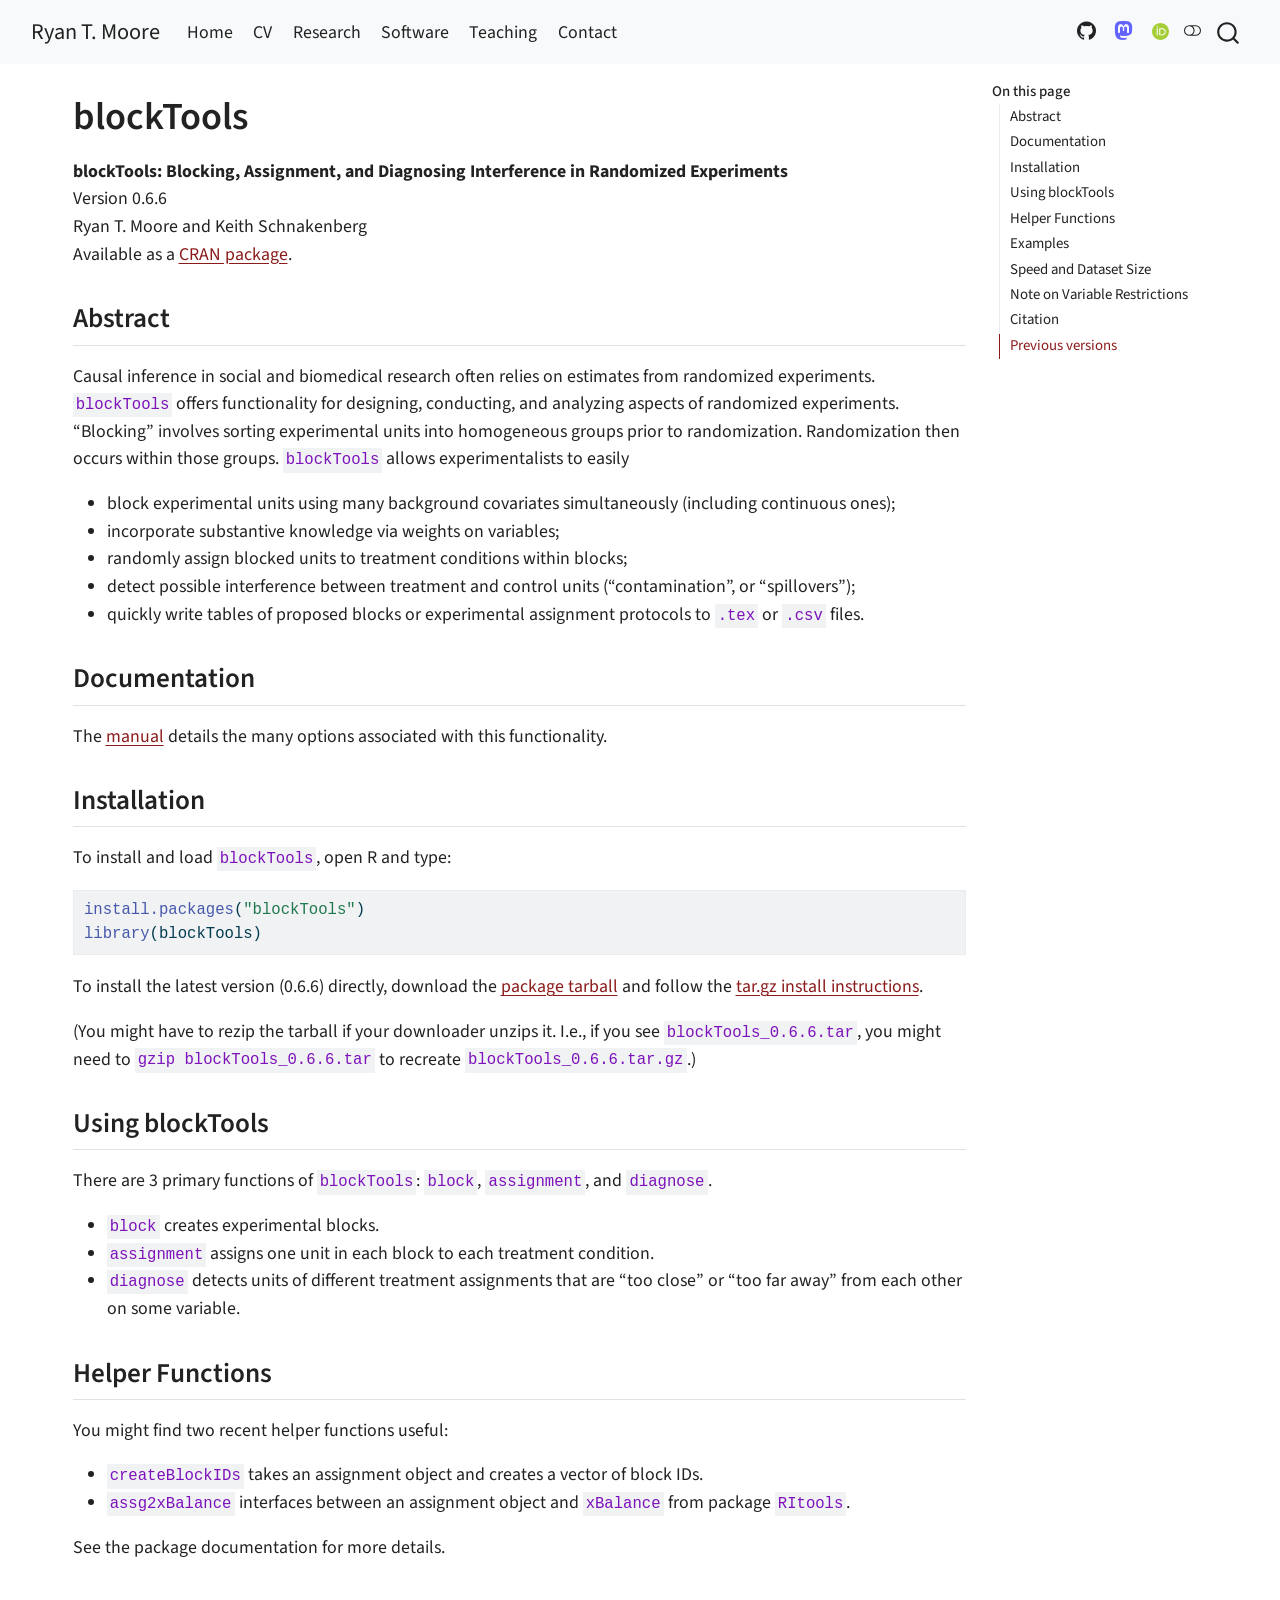
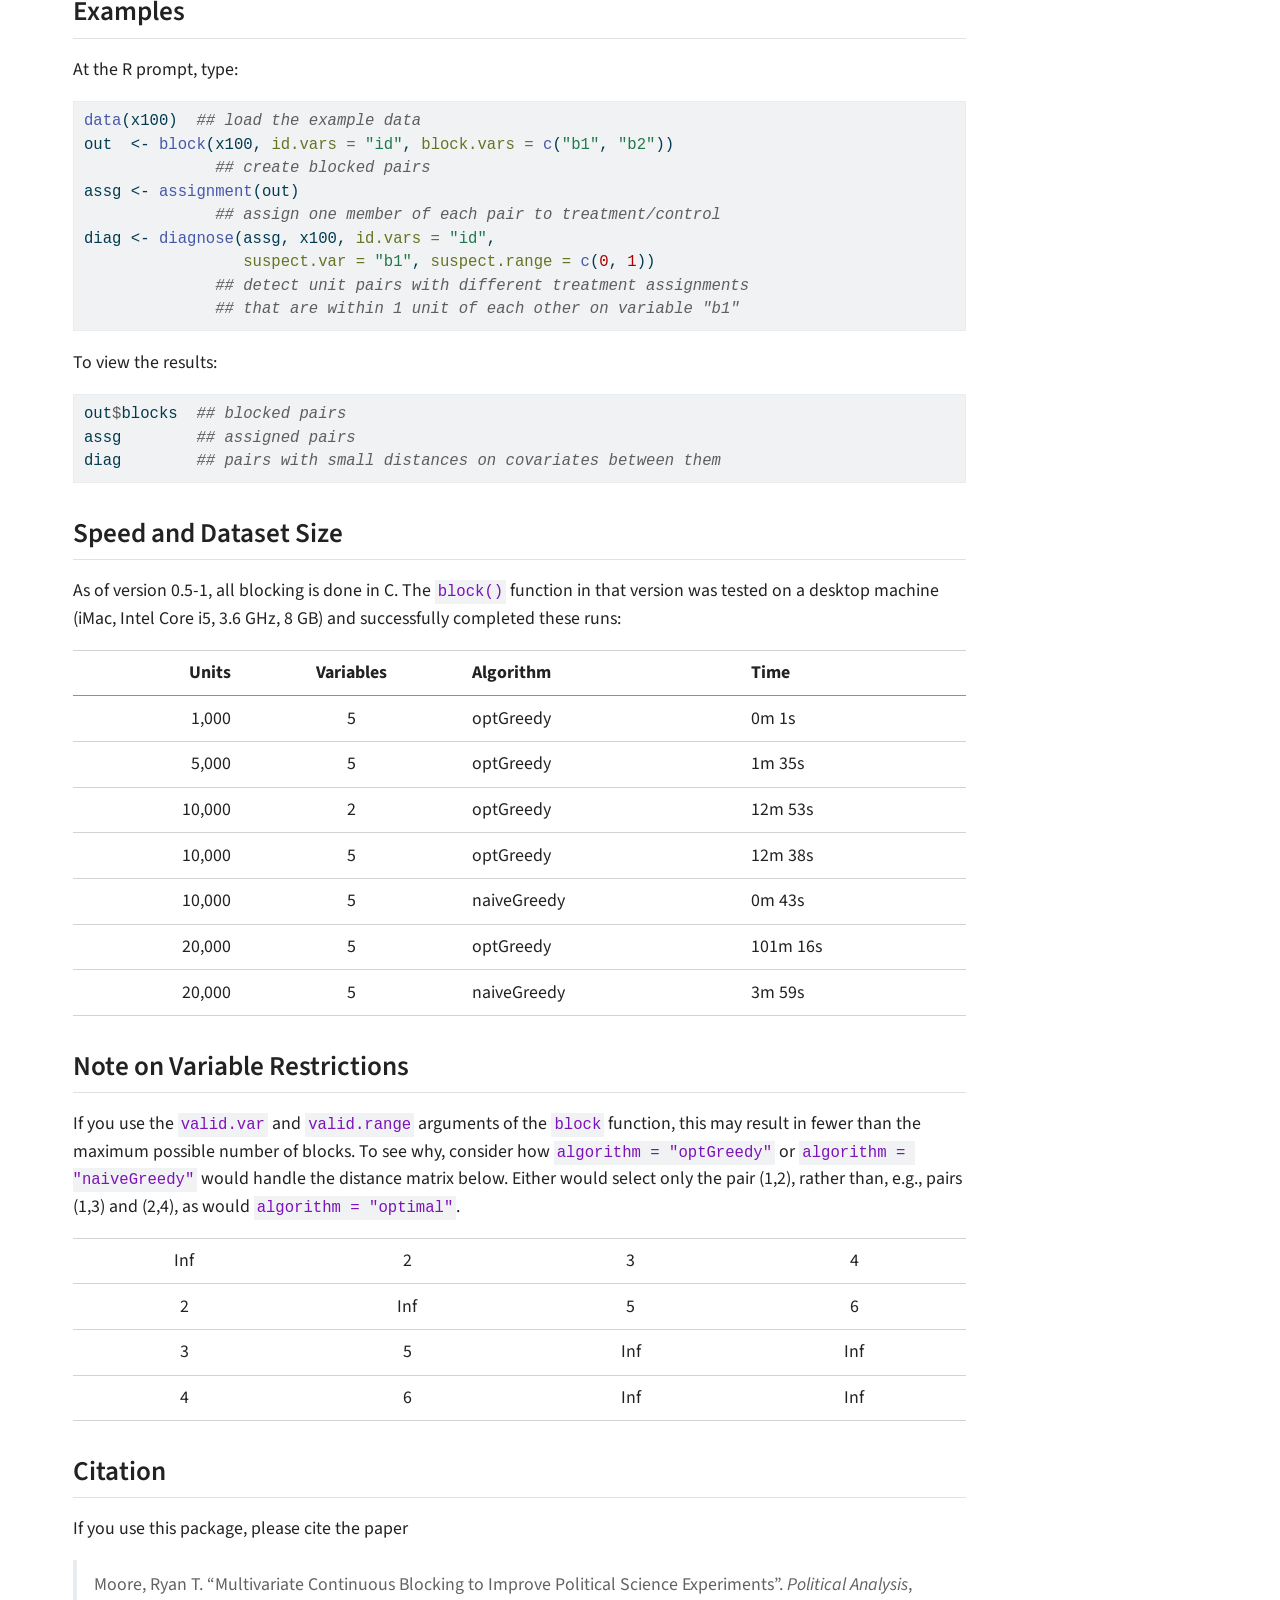
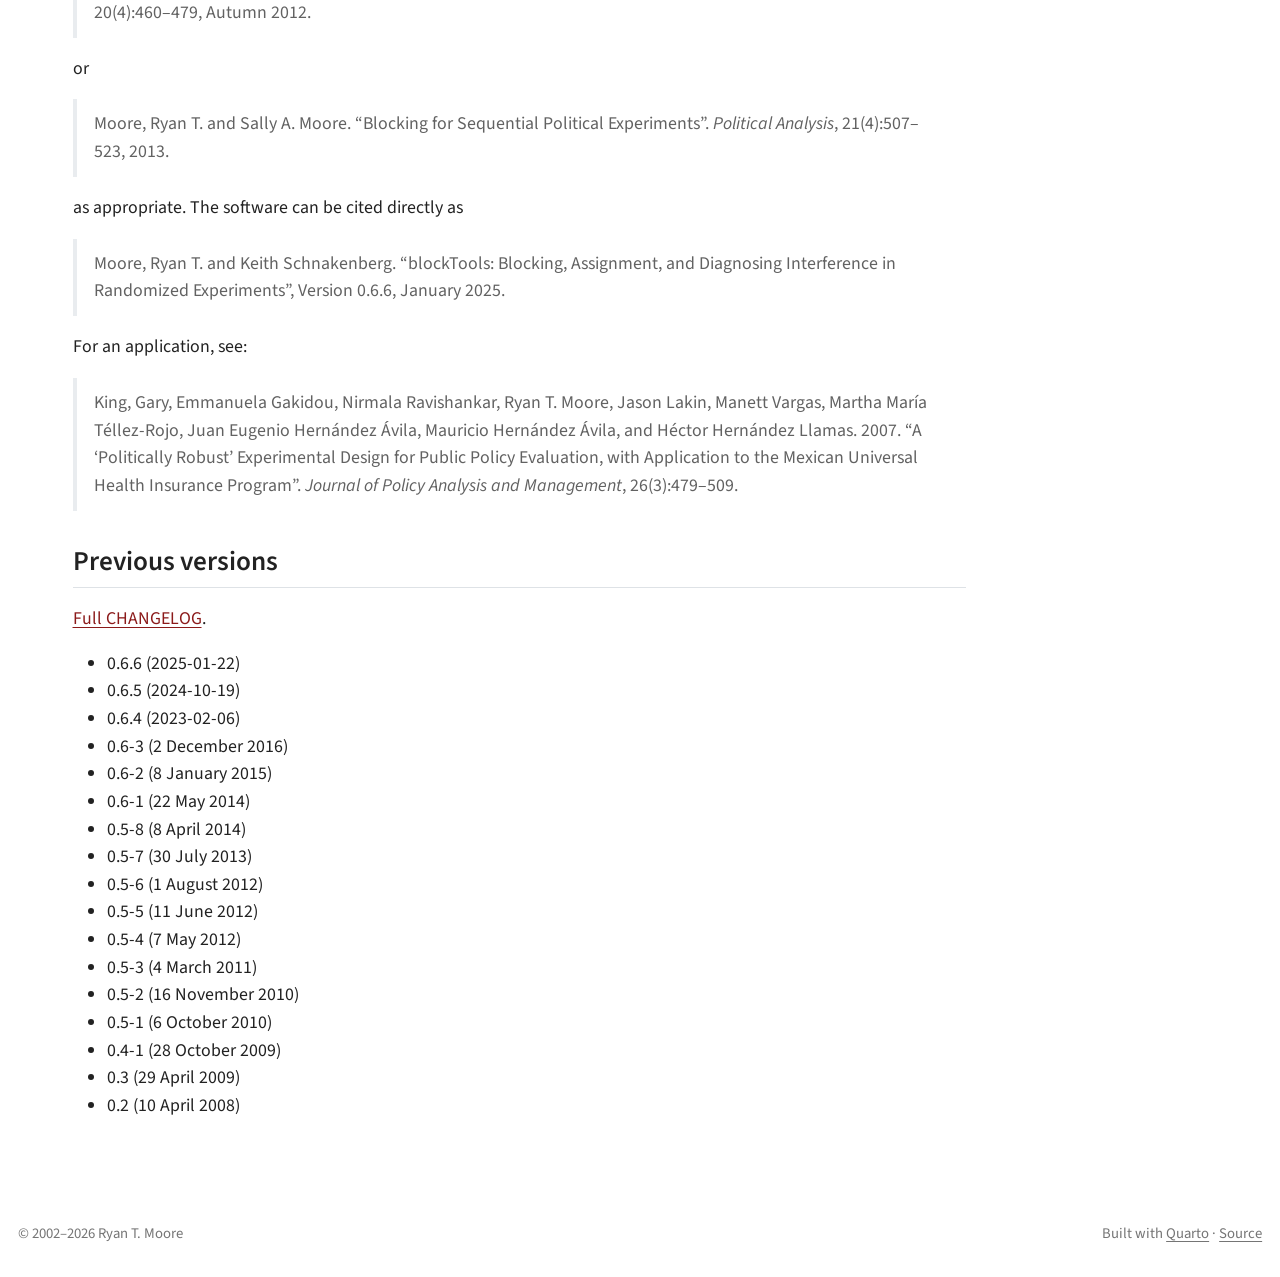
<file: software/blocktools.html>
<!DOCTYPE html>
<html xmlns="http://www.w3.org/1999/xhtml" lang="en" xml:lang="en"><head>

<meta charset="utf-8">
<meta name="generator" content="quarto-1.11.9">

<meta name="viewport" content="width=device-width, initial-scale=1.0, user-scalable=yes">


<title>blockTools — Ryan T. Moore – Ryan T. Moore</title>
<style>
/* Default styles provided by pandoc.
** See https://pandoc.org/MANUAL.html#variables-for-html for config info.
*/
span.smallcaps{font-variant: small-caps;}
div.columns{display: flex; gap: 1.5em;}
div.column{flex: auto;}
@media screen {
div.columns{gap: min(4vw, 1.5em);}
div.column{overflow-x: auto;}
}
div.hanging-indent{margin-left: 1.5em; text-indent: -1.5em;}
ul.task-list{list-style: none;}
ul.task-list li input[type="checkbox"] {
  width: 0.8em;
  margin: 0 0.8em 0.2em -1em; /* quarto-specific, see https://github.com/quarto-dev/quarto-cli/issues/4556 */ 
  vertical-align: middle;
}
/* CSS for syntax highlighting */
html { -webkit-text-size-adjust: 100%; }
pre > code.sourceCode { white-space: pre; position: relative; }
pre > code.sourceCode > span { display: inline-block; line-height: 1.25; }
pre > code.sourceCode > span:empty { height: 1.2em; }
.sourceCode { overflow: visible; }
code.sourceCode > span { color: inherit; text-decoration: inherit; }
div.sourceCode { margin: 1em 0; }
pre.sourceCode { margin: 0; }
@media screen {
div.sourceCode { overflow: auto; }
}
@media print {
pre > code.sourceCode { white-space: pre-wrap; }
pre > code.sourceCode > span { text-indent: -5em; padding-left: 5em; }
}
pre.numberSource code
  { counter-reset: source-line 0; }
pre.numberSource code > span
  { position: relative; left: -4em; counter-increment: source-line; }
pre.numberSource code > span > a:first-child::before
  { content: counter(source-line);
    position: relative; left: -1em; text-align: right; vertical-align: baseline;
    border: none; display: inline-block;
    -webkit-touch-callout: none; -webkit-user-select: none;
    -khtml-user-select: none; -moz-user-select: none;
    -ms-user-select: none; user-select: none;
    padding: 0 4px; width: 4em;
  }
pre.numberSource { margin-left: 3em;  padding-left: 4px; }
div.sourceCode
  {   }
@media screen {
pre > code.sourceCode > span > a:first-child::before { text-decoration: underline; }
}
</style>


<script src="../site_libs/quarto-nav/quarto-nav.js"></script>
<script src="../site_libs/clipboard/clipboard.min.js"></script>
<script src="../site_libs/quarto-search/autocomplete.umd.js"></script>
<script src="../site_libs/quarto-search/fuse.min.js"></script>
<script src="../site_libs/quarto-search/quarto-search.js"></script>
<meta name="quarto:offset" content="../">
<script src="../site_libs/quarto-html/quarto.js" type="module"></script>
<script src="../site_libs/quarto-html/tabsets/tabsets.js" type="module"></script>
<script src="../site_libs/quarto-html/scrollable-regions/scrollable-regions.js" type="module"></script>
<script src="../site_libs/quarto-html/popper.min.js"></script>
<script src="../site_libs/quarto-html/tippy.umd.min.js"></script>
<script src="../site_libs/quarto-html/anchor.min.js"></script>
<link href="../site_libs/quarto-html/tippy.css" rel="stylesheet">
<link href="../site_libs/quarto-html/quarto-syntax-highlighting-63b5708e65d6cd79cd7618c58d0c21e7.css" rel="stylesheet" class="quarto-color-scheme" id="quarto-text-highlighting-styles">
<link href="../site_libs/quarto-html/quarto-syntax-highlighting-dark-447e42e69aaa9833c0ba1b986f430b20.css" rel="stylesheet" class="quarto-color-scheme quarto-color-alternate" id="quarto-text-highlighting-styles">
<link href="../site_libs/quarto-html/quarto-syntax-highlighting-63b5708e65d6cd79cd7618c58d0c21e7.css" rel="stylesheet" class="quarto-color-scheme-extra" id="quarto-text-highlighting-styles">
<script src="../site_libs/bootstrap/bootstrap.min.js"></script>
<link href="../site_libs/bootstrap/bootstrap-icons.css" rel="stylesheet">
<link href="../site_libs/bootstrap/bootstrap-ba321ac4a2f68656df8c4121b378bdc9.min.css" rel="stylesheet" append-hash="true" class="quarto-color-scheme" id="quarto-bootstrap" data-mode="light">
<link href="../site_libs/bootstrap/bootstrap-dark-917fff8b95f295a17f422db438b4a4e6.min.css" rel="stylesheet" append-hash="true" class="quarto-color-scheme quarto-color-alternate" id="quarto-bootstrap" data-mode="dark">
<link href="../site_libs/bootstrap/bootstrap-ba321ac4a2f68656df8c4121b378bdc9.min.css" rel="stylesheet" append-hash="true" class="quarto-color-scheme-extra" id="quarto-bootstrap" data-mode="light">
<script id="quarto-search-options" type="application/json">{
  "location": "navbar",
  "copy-button": false,
  "collapse-after": 3,
  "panel-placement": "end",
  "type": "overlay",
  "limit": 50,
  "keyboard-shortcut": [
    "f",
    "/",
    "s"
  ],
  "language": {
    "search-no-results-text": "No results",
    "search-matching-documents-text": "matching documents",
    "search-copy-link-title": "Copy link to search",
    "search-hide-matches-text": "Hide additional matches",
    "search-more-match-text": "more match in this document",
    "search-more-matches-text": "more matches in this document",
    "search-clear-button-title": "Clear",
    "search-text-placeholder": "",
    "search-detached-cancel-button-title": "Cancel",
    "search-submit-button-title": "Submit",
    "search-label": "Search"
  }
}</script>


<meta property="og:title" content="blockTools — Ryan T. Moore">
<meta property="og:description" content="Academic webpage of Ryan T. Moore — Associate Professor of Government, American University; Senior Social Scientist, The Lab @ DC.">
<meta property="og:site_name" content="Ryan T. Moore">
</head>

<body class="nav-fixed quarto-light"><a id="quarto-skip-link" class="visually-hidden-focusable" href="#quarto-document-content">Skip to main content</a><script id="quarto-html-before-body" type="application/javascript">
    const toggleBodyColorMode = (bsSheetEl) => {
      const mode = bsSheetEl.getAttribute("data-mode");
      const bodyEl = window.document.querySelector("body");
      if (mode === "dark") {
        bodyEl.classList.add("quarto-dark");
        bodyEl.classList.remove("quarto-light");
      } else {
        bodyEl.classList.add("quarto-light");
        bodyEl.classList.remove("quarto-dark");
      }
    }
    const toggleBodyColorPrimary = () => {
      const bsSheetEl = window.document.querySelector("link#quarto-bootstrap:not([rel=disabled-stylesheet])");
      if (bsSheetEl) {
        toggleBodyColorMode(bsSheetEl);
      }
    }
    const setColorSchemeToggle = (alternate) => {
      const toggles = window.document.querySelectorAll('.quarto-color-scheme-toggle');
      for (let i=0; i < toggles.length; i++) {
        const toggle = toggles[i];
        if (toggle) {
          toggle.setAttribute("aria-checked", alternate ? "true" : "false");
          if (alternate) {
            toggle.classList.add("alternate");
          } else {
            toggle.classList.remove("alternate");
          }
        }
      }
    };
    const toggleColorMode = (alternate) => {
      // Switch the stylesheets
      const primaryStylesheets = window.document.querySelectorAll('link.quarto-color-scheme:not(.quarto-color-alternate)');
      const alternateStylesheets = window.document.querySelectorAll('link.quarto-color-scheme.quarto-color-alternate');
      manageTransitions('#quarto-margin-sidebar .nav-link', false);
      if (alternate) {
        // note: dark is layered on light, we don't disable primary!
        enableStylesheet(alternateStylesheets);
        for (const sheetNode of alternateStylesheets) {
          if (sheetNode.id === "quarto-bootstrap") {
            toggleBodyColorMode(sheetNode);
          }
        }
      } else {
        disableStylesheet(alternateStylesheets);
        enableStylesheet(primaryStylesheets)
        toggleBodyColorPrimary();
      }
      manageTransitions('#quarto-margin-sidebar .nav-link', true);
      // Switch the toggles
      setColorSchemeToggle(alternate)
    }
    // Hack to workaround the fact that safari doesn't
    // properly recolor the scrollbar when toggling (#1455).
    // Not run on load: stylesheets are set before first paint there, and
    // scrolling would undo the scroll to a URL fragment (#14973).
    // The one pixel nudge keeps the reader where they were.
    const refreshSafariScrollbar = () => {
      if (navigator.userAgent.indexOf('Safari') > 0 && navigator.userAgent.indexOf('Chrome') == -1) {
        manageTransitions("body", false);
        const scrollY = window.scrollY;
        window.scrollTo(0, scrollY > 0 ? scrollY - 1 : 1);
        setTimeout(() => {
          window.scrollTo(0, scrollY);
          manageTransitions("body", true);
        }, 40);
      }
    }
    const disableStylesheet = (stylesheets) => {
      for (let i=0; i < stylesheets.length; i++) {
        const stylesheet = stylesheets[i];
        stylesheet.rel = 'disabled-stylesheet';
      }
    }
    const enableStylesheet = (stylesheets) => {
      for (let i=0; i < stylesheets.length; i++) {
        const stylesheet = stylesheets[i];
        if(stylesheet.rel !== 'stylesheet') { // for Chrome, which will still FOUC without this check
          stylesheet.rel = 'stylesheet';
        }
      }
    }
    const manageTransitions = (selector, allowTransitions) => {
      const els = window.document.querySelectorAll(selector);
      for (let i=0; i < els.length; i++) {
        const el = els[i];
        if (allowTransitions) {
          el.classList.remove('notransition');
        } else {
          el.classList.add('notransition');
        }
      }
    }
    const isFileUrl = () => {
      return window.location.protocol === 'file:';
    }
    const hasAlternateSentinel = () => {
      let styleSentinel = getColorSchemeSentinel();
      if (styleSentinel !== null) {
        return styleSentinel === "alternate";
      } else {
        return false;
      }
    }
    const setStyleSentinel = (alternate) => {
      const value = alternate ? "alternate" : "default";
      if (!isFileUrl()) {
        window.localStorage.setItem("quarto-color-scheme", value);
      } else {
        localAlternateSentinel = value;
      }
    }
    const getColorSchemeSentinel = () => {
      if (!isFileUrl()) {
        const storageValue = window.localStorage.getItem("quarto-color-scheme");
        return storageValue != null ? storageValue : localAlternateSentinel;
      } else {
        return localAlternateSentinel;
      }
    }
    const toggleGiscusIfUsed = (isAlternate, darkModeDefault) => {
      const baseTheme = document.querySelector('#giscus-base-theme')?.value ?? 'light';
      const alternateTheme = document.querySelector('#giscus-alt-theme')?.value ?? 'dark';
      let newTheme = '';
      if(authorPrefersDark) {
        newTheme = isAlternate ? baseTheme : alternateTheme;
      } else {
        newTheme = isAlternate ? alternateTheme : baseTheme;
      }
      const changeGiscusTheme = () => {
        // From: https://github.com/giscus/giscus/issues/336
        const sendMessage = (message) => {
          const iframe = document.querySelector('iframe.giscus-frame');
          if (!iframe) return;
          iframe.contentWindow.postMessage({ giscus: message }, 'https://giscus.app');
        }
        sendMessage({
          setConfig: {
            theme: newTheme
          }
        });
      }
      const isGiscussLoaded = window.document.querySelector('iframe.giscus-frame') !== null;
      if (isGiscussLoaded) {
        changeGiscusTheme();
      }
    };
    const authorPrefersDark = false;
    const darkModeDefault = authorPrefersDark;
      document.querySelector('link#quarto-text-highlighting-styles.quarto-color-scheme-extra').rel = 'disabled-stylesheet';
      document.querySelector('link#quarto-bootstrap.quarto-color-scheme-extra').rel = 'disabled-stylesheet';
    let localAlternateSentinel = darkModeDefault ? 'alternate' : 'default';
    // Dark / light mode switch
    window.quartoToggleColorScheme = () => {
      // Read the current dark / light value
      let toAlternate = !hasAlternateSentinel();
      toggleColorMode(toAlternate);
      refreshSafariScrollbar();
      setStyleSentinel(toAlternate);
      toggleGiscusIfUsed(toAlternate, darkModeDefault);
      window.dispatchEvent(new Event('resize'));
    };
    // Switch to dark mode if need be
    if (hasAlternateSentinel()) {
      toggleColorMode(true);
    } else {
      toggleColorMode(false);
    }
  </script>

<div id="quarto-search-results"></div>
  <header id="quarto-header" class="headroom fixed-top">
    <nav class="navbar navbar-expand-lg " data-bs-theme="dark" aria-label="Site">
      <div class="navbar-container container-fluid">
      <div class="navbar-brand-container mx-auto">
    <a class="navbar-brand" href="../index.html">
    <span class="navbar-title">Ryan T. Moore</span>
    </a>
  </div>
          <button class="navbar-toggler" type="button" data-bs-toggle="collapse" data-bs-target="#navbarCollapse" aria-controls="navbarCollapse" aria-expanded="false" aria-label="Toggle navigation" onclick="if (window.quartoToggleHeadroom) { window.quartoToggleHeadroom(); }">
  <span class="navbar-toggler-icon"></span>
</button>
          <div class="collapse navbar-collapse" id="navbarCollapse">
            <ul class="navbar-nav navbar-nav-scroll me-auto">
  <li class="nav-item">
    <a class="nav-link" href="../index.html"> 
<span class="menu-text">Home</span></a>
  </li>  
  <li class="nav-item">
    <a class="nav-link" href="../files/cvRTMoore.pdf"> 
<span class="menu-text">CV</span></a>
  </li>  
  <li class="nav-item">
    <a class="nav-link" href="../research.html"> 
<span class="menu-text">Research</span></a>
  </li>  
  <li class="nav-item">
    <a class="nav-link" href="../software.html"> 
<span class="menu-text">Software</span></a>
  </li>  
  <li class="nav-item">
    <a class="nav-link" href="../teaching.html"> 
<span class="menu-text">Teaching</span></a>
  </li>  
  <li class="nav-item">
    <a class="nav-link" href="../contact.html"> 
<span class="menu-text">Contact</span></a>
  </li>  
</ul>
            <ul class="navbar-nav navbar-nav-scroll ms-auto">
  <li class="nav-item compact">
    <a class="nav-link" href="https://github.com/ryantmoore"> <i class="bi bi-github" role="img" aria-label="GitHub">
</i> 
<span class="menu-text"></span></a>
  </li>  
  <li class="nav-item compact">
    <a class="nav-link" href="https://masto.nu/@ryantmoore"> <i class="bi bi-mastodon" role="img" aria-label="Mastodon">
</i> 
<span class="menu-text"></span></a>
  </li>  
  <li class="nav-item">
    <a class="nav-link" href="https://orcid.org/0000-0002-3916-8113" rel="me"> 
<span class="menu-text">ORCID</span></a>
  </li>  
</ul>
          </div> <!-- /navcollapse -->
            <div class="quarto-navbar-tools">
  <button type="button" role="switch" aria-checked="false" class="quarto-color-scheme-toggle quarto-navigation-tool  px-1" onclick="window.quartoToggleColorScheme(); return false;" title="Toggle dark mode" aria-label="Toggle dark mode"><i class="bi"></i></button>
</div>
            <div id="quarto-search" class="" title="Search"></div>
      </div> <!-- /container-fluid -->
    </nav>
</header>
<!-- content -->
<div id="quarto-content" class="quarto-container page-columns page-rows-contents page-layout-full page-navbar">
<!-- sidebar -->
<!-- margin-sidebar -->
    <div id="quarto-margin-sidebar" class="sidebar margin-sidebar">
        <nav id="TOC" role="doc-toc" aria-labelledby="toc-title" class="toc-active">
    <h2 id="toc-title">On this page</h2>
   
  <ul>
  <li><a href="#abstract" id="toc-abstract" class="nav-link active" data-scroll-target="#abstract">Abstract</a></li>
  <li><a href="#documentation" id="toc-documentation" class="nav-link" data-scroll-target="#documentation">Documentation</a></li>
  <li><a href="#installation" id="toc-installation" class="nav-link" data-scroll-target="#installation">Installation</a></li>
  <li><a href="#using-blocktools" id="toc-using-blocktools" class="nav-link" data-scroll-target="#using-blocktools">Using blockTools</a></li>
  <li><a href="#helper-functions" id="toc-helper-functions" class="nav-link" data-scroll-target="#helper-functions">Helper Functions</a></li>
  <li><a href="#examples" id="toc-examples" class="nav-link" data-scroll-target="#examples">Examples</a></li>
  <li><a href="#speed-and-dataset-size" id="toc-speed-and-dataset-size" class="nav-link" data-scroll-target="#speed-and-dataset-size">Speed and Dataset Size</a></li>
  <li><a href="#note-on-variable-restrictions" id="toc-note-on-variable-restrictions" class="nav-link" data-scroll-target="#note-on-variable-restrictions">Note on Variable Restrictions</a></li>
  <li><a href="#citation" id="toc-citation" class="nav-link" data-scroll-target="#citation">Citation</a></li>
  <li><a href="#previous-versions" id="toc-previous-versions" class="nav-link" data-scroll-target="#previous-versions">Previous versions</a></li>
  </ul>
</nav>
    </div>
<!-- main -->
<main class="content column-page-left" id="quarto-document-content" tabindex="-1">


<header id="title-block-header" class="quarto-title-block default">
<div class="quarto-title">
<h1 class="title">blockTools</h1>
</div>



<div class="quarto-title-meta column-page-left">

    
  
    
  </div>
  


</header>


<p><strong>blockTools: Blocking, Assignment, and Diagnosing Interference in Randomized Experiments</strong><br>
Version 0.6.6<br>
Ryan T. Moore and Keith Schnakenberg<br>
Available as a <a href="https://cran.r-project.org/package=blockTools">CRAN package</a>.</p>
<section id="abstract" class="level2">
<h2 class="anchored" data-anchor-id="abstract">Abstract</h2>
<p>Causal inference in social and biomedical research often relies on estimates from randomized experiments. <code>blockTools</code> offers functionality for designing, conducting, and analyzing aspects of randomized experiments. “Blocking” involves sorting experimental units into homogeneous groups prior to randomization. Randomization then occurs within those groups. <code>blockTools</code> allows experimentalists to easily</p>
<ul>
<li>block experimental units using many background covariates simultaneously (including continuous ones);</li>
<li>incorporate substantive knowledge via weights on variables;</li>
<li>randomly assign blocked units to treatment conditions within blocks;</li>
<li>detect possible interference between treatment and control units (“contamination”, or “spillovers”);</li>
<li>quickly write tables of proposed blocks or experimental assignment protocols to <code>.tex</code> or <code>.csv</code> files.</li>
</ul>
</section>
<section id="documentation" class="level2">
<h2 class="anchored" data-anchor-id="documentation">Documentation</h2>
<p>The <a href="http://cran.r-project.org/web/packages/blockTools/blockTools.pdf">manual</a> details the many options associated with this functionality.</p>
</section>
<section id="installation" class="level2">
<h2 class="anchored" data-anchor-id="installation">Installation</h2>
<p>To install and load <code>blockTools</code>, open R and type:</p>
<div class="code-copy-outer-scaffold"><div class="sourceCode" id="cb1"><pre class="sourceCode r code-with-copy"><code class="sourceCode r"><span id="cb1-1"><a href="#cb1-1" aria-hidden="true" tabindex="-1"></a><span class="fu">install.packages</span>(<span class="st">"blockTools"</span>)</span>
<span id="cb1-2"><a href="#cb1-2" aria-hidden="true" tabindex="-1"></a><span class="fu">library</span>(blockTools)</span></code></pre></div><button title="Copy to Clipboard" class="code-copy-button"><i class="bi"></i></button></div>
<p>To install the latest version (0.6.6) directly, download the <a href="../files/software/blockTools_0.6.6.tar.gz">package tarball</a> and follow the <a href="../software/install-targz.html">tar.gz install instructions</a>.</p>
<p>(You might have to rezip the tarball if your downloader unzips it. I.e., if you see <code>blockTools_0.6.6.tar</code>, you might need to <code>gzip blockTools_0.6.6.tar</code> to recreate <code>blockTools_0.6.6.tar.gz</code>.)</p>
</section>
<section id="using-blocktools" class="level2">
<h2 class="anchored" data-anchor-id="using-blocktools">Using blockTools</h2>
<p>There are 3 primary functions of <code>blockTools</code>: <code>block</code>, <code>assignment</code>, and <code>diagnose</code>.</p>
<ul>
<li><code>block</code> creates experimental blocks.</li>
<li><code>assignment</code> assigns one unit in each block to each treatment condition.</li>
<li><code>diagnose</code> detects units of different treatment assignments that are “too close” or “too far away” from each other on some variable.</li>
</ul>
</section>
<section id="helper-functions" class="level2">
<h2 class="anchored" data-anchor-id="helper-functions">Helper Functions</h2>
<p>You might find two recent helper functions useful:</p>
<ul>
<li><code>createBlockIDs</code> takes an assignment object and creates a vector of block IDs.</li>
<li><code>assg2xBalance</code> interfaces between an assignment object and <code>xBalance</code> from package <code>RItools</code>.</li>
</ul>
<p>See the package documentation for more details.</p>
</section>
<section id="examples" class="level2">
<h2 class="anchored" data-anchor-id="examples">Examples</h2>
<p>At the R prompt, type:</p>
<div class="code-copy-outer-scaffold"><div class="sourceCode" id="cb2"><pre class="sourceCode r code-with-copy"><code class="sourceCode r"><span id="cb2-1"><a href="#cb2-1" aria-hidden="true" tabindex="-1"></a><span class="fu">data</span>(x100)  <span class="do">## load the example data</span></span>
<span id="cb2-2"><a href="#cb2-2" aria-hidden="true" tabindex="-1"></a>out  <span class="ot">&lt;-</span> <span class="fu">block</span>(x100, <span class="at">id.vars =</span> <span class="st">"id"</span>, <span class="at">block.vars =</span> <span class="fu">c</span>(<span class="st">"b1"</span>, <span class="st">"b2"</span>))</span>
<span id="cb2-3"><a href="#cb2-3" aria-hidden="true" tabindex="-1"></a>              <span class="do">## create blocked pairs</span></span>
<span id="cb2-4"><a href="#cb2-4" aria-hidden="true" tabindex="-1"></a>assg <span class="ot">&lt;-</span> <span class="fu">assignment</span>(out)</span>
<span id="cb2-5"><a href="#cb2-5" aria-hidden="true" tabindex="-1"></a>              <span class="do">## assign one member of each pair to treatment/control</span></span>
<span id="cb2-6"><a href="#cb2-6" aria-hidden="true" tabindex="-1"></a>diag <span class="ot">&lt;-</span> <span class="fu">diagnose</span>(assg, x100, <span class="at">id.vars =</span> <span class="st">"id"</span>,</span>
<span id="cb2-7"><a href="#cb2-7" aria-hidden="true" tabindex="-1"></a>                 <span class="at">suspect.var =</span> <span class="st">"b1"</span>, <span class="at">suspect.range =</span> <span class="fu">c</span>(<span class="dv">0</span>, <span class="dv">1</span>))</span>
<span id="cb2-8"><a href="#cb2-8" aria-hidden="true" tabindex="-1"></a>              <span class="do">## detect unit pairs with different treatment assignments</span></span>
<span id="cb2-9"><a href="#cb2-9" aria-hidden="true" tabindex="-1"></a>              <span class="do">## that are within 1 unit of each other on variable "b1"</span></span></code></pre></div><button title="Copy to Clipboard" class="code-copy-button"><i class="bi"></i></button></div>
<p>To view the results:</p>
<div class="code-copy-outer-scaffold"><div class="sourceCode" id="cb3"><pre class="sourceCode r code-with-copy"><code class="sourceCode r"><span id="cb3-1"><a href="#cb3-1" aria-hidden="true" tabindex="-1"></a>out<span class="sc">$</span>blocks  <span class="do">## blocked pairs</span></span>
<span id="cb3-2"><a href="#cb3-2" aria-hidden="true" tabindex="-1"></a>assg        <span class="do">## assigned pairs</span></span>
<span id="cb3-3"><a href="#cb3-3" aria-hidden="true" tabindex="-1"></a>diag        <span class="do">## pairs with small distances on covariates between them</span></span></code></pre></div><button title="Copy to Clipboard" class="code-copy-button"><i class="bi"></i></button></div>
</section>
<section id="speed-and-dataset-size" class="level2">
<h2 class="anchored" data-anchor-id="speed-and-dataset-size">Speed and Dataset Size</h2>
<p>As of version 0.5-1, all blocking is done in C. The <code>block()</code> function in that version was tested on a desktop machine (iMac, Intel Core i5, 3.6 GHz, 8 GB) and successfully completed these runs:</p>
<table class="caption-top table">
<thead>
<tr class="header">
<th style="text-align: right;">Units</th>
<th style="text-align: center;">Variables</th>
<th style="text-align: left;">Algorithm</th>
<th style="text-align: left;">Time</th>
</tr>
</thead>
<tbody>
<tr class="odd">
<td style="text-align: right;">1,000</td>
<td style="text-align: center;">5</td>
<td style="text-align: left;">optGreedy</td>
<td style="text-align: left;">0m 1s</td>
</tr>
<tr class="even">
<td style="text-align: right;">5,000</td>
<td style="text-align: center;">5</td>
<td style="text-align: left;">optGreedy</td>
<td style="text-align: left;">1m 35s</td>
</tr>
<tr class="odd">
<td style="text-align: right;">10,000</td>
<td style="text-align: center;">2</td>
<td style="text-align: left;">optGreedy</td>
<td style="text-align: left;">12m 53s</td>
</tr>
<tr class="even">
<td style="text-align: right;">10,000</td>
<td style="text-align: center;">5</td>
<td style="text-align: left;">optGreedy</td>
<td style="text-align: left;">12m 38s</td>
</tr>
<tr class="odd">
<td style="text-align: right;">10,000</td>
<td style="text-align: center;">5</td>
<td style="text-align: left;">naiveGreedy</td>
<td style="text-align: left;">0m 43s</td>
</tr>
<tr class="even">
<td style="text-align: right;">20,000</td>
<td style="text-align: center;">5</td>
<td style="text-align: left;">optGreedy</td>
<td style="text-align: left;">101m 16s</td>
</tr>
<tr class="odd">
<td style="text-align: right;">20,000</td>
<td style="text-align: center;">5</td>
<td style="text-align: left;">naiveGreedy</td>
<td style="text-align: left;">3m 59s</td>
</tr>
</tbody>
</table>
</section>
<section id="note-on-variable-restrictions" class="level2">
<h2 class="anchored" data-anchor-id="note-on-variable-restrictions">Note on Variable Restrictions</h2>
<p>If you use the <code>valid.var</code> and <code>valid.range</code> arguments of the <code>block</code> function, this may result in fewer than the maximum possible number of blocks. To see why, consider how <code>algorithm = "optGreedy"</code> or <code>algorithm = "naiveGreedy"</code> would handle the distance matrix below. Either would select only the pair (1,2), rather than, e.g., pairs (1,3) and (2,4), as would <code>algorithm = "optimal"</code>.</p>
<table class="caption-top table">
<tbody>
<tr class="odd">
<td style="text-align: center;">Inf</td>
<td style="text-align: center;">2</td>
<td style="text-align: center;">3</td>
<td style="text-align: center;">4</td>
</tr>
<tr class="even">
<td style="text-align: center;">2</td>
<td style="text-align: center;">Inf</td>
<td style="text-align: center;">5</td>
<td style="text-align: center;">6</td>
</tr>
<tr class="odd">
<td style="text-align: center;">3</td>
<td style="text-align: center;">5</td>
<td style="text-align: center;">Inf</td>
<td style="text-align: center;">Inf</td>
</tr>
<tr class="even">
<td style="text-align: center;">4</td>
<td style="text-align: center;">6</td>
<td style="text-align: center;">Inf</td>
<td style="text-align: center;">Inf</td>
</tr>
</tbody>
</table>
</section>
<section id="citation" class="level2">
<h2 class="anchored" data-anchor-id="citation">Citation</h2>
<p>If you use this package, please cite the paper</p>
<blockquote class="blockquote">
<p>Moore, Ryan T. “Multivariate Continuous Blocking to Improve Political Science Experiments”. <em>Political Analysis</em>, 20(4):460–479, Autumn 2012.</p>
</blockquote>
<p>or</p>
<blockquote class="blockquote">
<p>Moore, Ryan T. and Sally A. Moore. “Blocking for Sequential Political Experiments”. <em>Political Analysis</em>, 21(4):507–523, 2013.</p>
</blockquote>
<p>as appropriate. The software can be cited directly as</p>
<blockquote class="blockquote">
<p>Moore, Ryan T. and Keith Schnakenberg. “blockTools: Blocking, Assignment, and Diagnosing Interference in Randomized Experiments”, Version 0.6.6, January 2025.</p>
</blockquote>
<p>For an application, see:</p>
<blockquote class="blockquote">
<p>King, Gary, Emmanuela Gakidou, Nirmala Ravishankar, Ryan T. Moore, Jason Lakin, Manett Vargas, Martha María Téllez-Rojo, Juan Eugenio Hernández Ávila, Mauricio Hernández Ávila, and Héctor Hernández Llamas. 2007. “A ‘Politically Robust’ Experimental Design for Public Policy Evaluation, with Application to the Mexican Universal Health Insurance Program”. <em>Journal of Policy Analysis and Management</em>, 26(3):479–509.</p>
</blockquote>
</section>
<section id="previous-versions" class="level2">
<h2 class="anchored" data-anchor-id="previous-versions">Previous versions</h2>
<p><a href="http://cran.r-project.org/web/packages/blockTools/ChangeLog">Full CHANGELOG</a>.</p>
<ul>
<li>0.6.6 (2025-01-22)</li>
<li>0.6.5 (2024-10-19)</li>
<li>0.6.4 (2023-02-06)</li>
<li>0.6-3 (2 December 2016)</li>
<li>0.6-2 (8 January 2015)</li>
<li>0.6-1 (22 May 2014)</li>
<li>0.5-8 (8 April 2014)</li>
<li>0.5-7 (30 July 2013)</li>
<li>0.5-6 (1 August 2012)</li>
<li>0.5-5 (11 June 2012)</li>
<li>0.5-4 (7 May 2012)</li>
<li>0.5-3 (4 March 2011)</li>
<li>0.5-2 (16 November 2010)</li>
<li>0.5-1 (6 October 2010)</li>
<li>0.4-1 (28 October 2009)</li>
<li>0.3 (29 April 2009)</li>
<li>0.2 (10 April 2008)</li>
</ul>


</section>

</main> <!-- /main -->
<script id="quarto-html-after-body" type="application/javascript">
  window.document.addEventListener("DOMContentLoaded", function (event) {
    // Ensure there is a toggle, if there isn't float one in the top right
    if (window.document.querySelector('.quarto-color-scheme-toggle') === null) {
      const toggle = window.document.createElement('button');
      toggle.type = "button";
      toggle.setAttribute("role", "switch");
      toggle.setAttribute("aria-checked", "false");
      toggle.classList.add('top-right');
      toggle.classList.add('quarto-color-scheme-toggle');
      toggle.setAttribute("aria-label", "Toggle dark mode");
      toggle.onclick = function() { try { window.quartoToggleColorScheme(); } catch {} return false; };
      const i = window.document.createElement("i");
      i.classList.add('bi');
      toggle.appendChild(i);
      // Put the toggle in a landmark of its own, so that landmark navigation
      // can reach it.
      //
      // The container is always a fresh direct child of body, and the toggle is
      // never moved into page furniture that the theme or the author controls.
      // The toggle is positioned against the page, so any ancestor that
      // establishes a containing block captures it: a positioned element or a
      // grid for position: absolute, and transform, filter, will-change or
      // contain for position: fixed. A direct child of body has none of these
      // to inherit, and the shift when one appears is silent and visual.
      //
      // ARIA says a document should have at most one banner, and axe reports a
      // duplicate whether or not the banners carry distinct labels. So use a
      // header when the page has no banner yet, and a named region otherwise.
      //
      // A header is a banner wherever it sits, unless it is inside sectioning
      // content, so this cannot just look at the children of body: a custom
      // page layout wraps the title block header in a plain div. An explicit
      // role="banner" always counts.
      const sectioning = 'article, aside, main, nav, section, [role="article"], [role="complementary"], [role="main"], [role="navigation"], [role="region"]';
      const hasBanner = Array.from(
        window.document.querySelectorAll('header:not([role]), [role="banner"]')
      ).some(function(el) {
        return el.hasAttribute("role") || el.closest(sectioning) === null;
      });
      const container = window.document.createElement(hasBanner ? "div" : "header");
      if (hasBanner) {
        container.setAttribute("role", "region");
        container.setAttribute("aria-label", "Toggle dark mode");
      }
      container.classList.add('quarto-color-scheme-toggle-container');
      container.appendChild(toggle);
      window.document.body.appendChild(container);
    }
    setColorSchemeToggle(hasAlternateSentinel())
    const icon = "";
    const anchorJS = new window.AnchorJS();
    anchorJS.options = {
      placement: 'right',
      icon: icon
    };
    anchorJS.add('.anchored');
    const isCodeAnnotation = (el) => {
      for (const clz of el.classList) {
        if (clz.startsWith('code-annotation-')) {                     
          return true;
        }
      }
      return false;
    }
    const onCopySuccess = function(e) {
      // button target
      const button = e.trigger;
      // don't keep focus
      button.blur();
      // flash "checked"
      button.classList.add('code-copy-button-checked');
      var currentTitle = button.getAttribute("title");
      button.setAttribute("title", "Copied!");
      let tooltip;
      if (window.bootstrap) {
        button.setAttribute("data-bs-toggle", "tooltip");
        button.setAttribute("data-bs-placement", "left");
        button.setAttribute("data-bs-title", "Copied!");
        tooltip = new bootstrap.Tooltip(button, 
          { trigger: "manual", 
            customClass: "code-copy-button-tooltip",
            offset: [0, -8]});
        tooltip.show();    
      }
      setTimeout(function() {
        if (tooltip) {
          tooltip.hide();
          button.removeAttribute("data-bs-title");
          button.removeAttribute("data-bs-toggle");
          button.removeAttribute("data-bs-placement");
        }
        button.setAttribute("title", currentTitle);
        button.classList.remove('code-copy-button-checked');
      }, 1000);
      // clear code selection
      e.clearSelection();
    }
    const getTextToCopy = function(trigger) {
      const outerScaffold = trigger.parentElement.cloneNode(true);
      const codeEl = outerScaffold.querySelector('code');
      for (const childEl of codeEl.children) {
        if (isCodeAnnotation(childEl)) {
          childEl.remove();
        }
      }
      return codeEl.innerText;
    }
    const clipboard = new window.ClipboardJS('.code-copy-button:not([data-in-quarto-modal])', {
      text: getTextToCopy
    });
    clipboard.on('success', onCopySuccess);
    if (window.document.getElementById('quarto-embedded-source-code-modal')) {
      const clipboardModal = new window.ClipboardJS('.code-copy-button[data-in-quarto-modal]', {
        text: getTextToCopy,
        container: window.document.getElementById('quarto-embedded-source-code-modal')
      });
      clipboardModal.on('success', onCopySuccess);
    }
      var localhostRegex = new RegExp(/^(?:http|https):\/\/localhost\:?[0-9]*\//);
      var mailtoRegex = new RegExp(/^mailto:/);
        var filterRegex = new RegExp("https:\/\/ryantmoore\.org");
      const newWindowLabel = "(opens in a new tab)";
      const newWindowNoteId = "quarto-ext-newwindow-label";
      // Links reference one hidden label through aria-describedby, so the
      // announcement never changes their accessible name.
      var describeNewWindow = (link) => {
        if (!window.document.getElementById(newWindowNoteId)) {
          var newWindowNote = window.document.createElement("span");
          newWindowNote.id = newWindowNoteId;
          newWindowNote.hidden = true;
          newWindowNote.textContent = newWindowLabel;
          window.document.body.appendChild(newWindowNote);
        }
        var describedBy = (link.getAttribute("aria-describedby") || "").split(/\s+/).filter(Boolean);
        if (!describedBy.includes(newWindowNoteId)) {
          describedBy.push(newWindowNoteId);
          link.setAttribute("aria-describedby", describedBy.join(" "));
        }
      }
      var isInternal = (href) => {
          return filterRegex.test(href) || localhostRegex.test(href) || mailtoRegex.test(href);
      }
      // Inspect non-navigation links and adorn them if external
      window.quartoDecorateExternalLinks = function (root) {
     var links = (root || window.document).querySelectorAll('a[href]:not(.nav-link):not(.navbar-brand):not(.toc-action):not(.sidebar-link):not(.sidebar-item-toggle):not(.pagination-link):not(.no-external):not([aria-hidden]):not(.dropdown-item):not(.quarto-navigation-tool):not(.about-link)');
      for (var i=0; i<links.length; i++) {
        const link = links[i];
        if (!isInternal(link.href)) {
          // undo the damage that might have been done by quarto-nav.js in the case of
          // links that we want to consider external
          if (link.dataset.originalHref !== undefined) {
            link.href = link.dataset.originalHref;
          }
            // target, if specified
            link.setAttribute("target", "_blank");
            if (link.getAttribute("rel") === null) {
              link.setAttribute("rel", "noopener");
            }
            describeNewWindow(link);
          if (!link.classList.contains('no-external-icon')) {
          }
        }
      }
      };
      window.quartoDecorateExternalLinks(window.document);
    // Esc closes the popup (WCAG 1.4.13) and focus leaving both trigger and
    // popup closes it (WCAG 2.4.11); tippy handles neither for interactive popups.
    const hideOnEscAndFocusOut = {
      name: 'hideOnEscAndFocusOut',
      defaultValue: true,
      fn(instance) {
        const dismiss = () => {
          // A show scheduled by the trigger delay would otherwise reopen it
          instance.clearDelayTimeouts();
          instance.hide();
        };
        const onKeyDown = (event) => {
          if (event.key !== 'Escape') {
            return;
          }
          // Keep Esc from also reaching page handlers (e.g. reveal.js overview),
          // except an open reveal.js slide menu, which Esc should close too.
          // The menu handles keys only when its keyboard option is on.
          const menuHandlesEsc = window.Reveal?.getPlugin?.('menu')?.isOpen() &&
            window.Reveal.getConfig().menu?.keyboard !== false;
          if (!menuHandlesEsc) {
            event.stopPropagation();
          }
          if (instance.popper.contains(window.document.activeElement)) {
            // Disabled while refocusing so the focus trigger does not reopen it
            instance.disable();
            instance.reference.focus();
            instance.enable();
          }
          dismiss();
        };
        const onFocusOut = (event) => {
          const target = event.relatedTarget;
          if (target && !instance.reference.contains(target) &&
              !instance.popper.contains(target)) {
            dismiss();
          }
        };
        // On the trigger too: a click trigger (code-annotations: select) has no
        // blur handling. Attached for the instance's lifetime so leaving the
        // trigger also cancels a show still pending on the trigger delay.
        instance.reference.addEventListener('focusout', onFocusOut);
        return {
          onShow() {
            window.document.addEventListener('keydown', onKeyDown, true);
            instance.popper.addEventListener('focusout', onFocusOut);
          },
          onHide() {
            window.document.removeEventListener('keydown', onKeyDown, true);
            instance.popper.removeEventListener('focusout', onFocusOut);
          },
          onDestroy() {
            instance.reference.removeEventListener('focusout', onFocusOut);
          },
        };
      },
    };
    function tippyHover(el, contentFn, onTriggerFn, onUntriggerFn) {
      const config = {
        allowHTML: true,
        maxWidth: 500,
        delay: 100,
        arrow: false,
        appendTo: function(el) {
            return el.parentElement;
        },
        interactive: true,
        interactiveBorder: 10,
        theme: 'quarto',
        placement: 'bottom-start',
        plugins: [hideOnEscAndFocusOut],
      };
      if (contentFn) {
        config.content = contentFn;
      }
      if (onTriggerFn) {
        config.onTrigger = onTriggerFn;
      }
      if (onUntriggerFn) {
        config.onUntrigger = onUntriggerFn;
      }
      window.tippy(el, config); 
    }
    const noterefs = window.document.querySelectorAll('a[role="doc-noteref"]');
    for (var i=0; i<noterefs.length; i++) {
      const ref = noterefs[i];
      tippyHover(ref, function() {
        // use id or data attribute instead here
        let href = ref.getAttribute('data-footnote-href') || ref.getAttribute('href');
        try { href = new URL(href).hash; } catch {}
        const id = href.replace(/^#\/?/, "");
        const note = window.document.getElementById(id);
        if (note) {
          return note.innerHTML;
        } else {
          return "";
        }
      });
    }
    const xrefs = window.document.querySelectorAll('a.quarto-xref');
    const processXRef = (id, note) => {
      // Strip column container classes
      const stripColumnClz = (el) => {
        el.classList.remove("page-full", "page-columns");
        if (el.children) {
          for (const child of el.children) {
            stripColumnClz(child);
          }
        }
      }
      stripColumnClz(note)
      if (id === null || id.startsWith('sec-')) {
        // Special case sections, only their first couple elements
        const container = document.createElement("div");
        if (note.children && note.children.length > 2) {
          container.appendChild(note.children[0].cloneNode(true));
          for (let i = 1; i < note.children.length; i++) {
            const child = note.children[i];
            if (child.tagName === "P" && child.innerText === "") {
              continue;
            } else {
              container.appendChild(child.cloneNode(true));
              break;
            }
          }
          if (window.Quarto?.typesetMath) {
            window.Quarto.typesetMath(container);
          }
          return container.innerHTML
        } else {
          if (window.Quarto?.typesetMath) {
            window.Quarto.typesetMath(note);
          }
          return note.innerHTML;
        }
      } else {
        // Remove any anchor links if they are present
        const anchorLink = note.querySelector('a.anchorjs-link');
        if (anchorLink) {
          anchorLink.remove();
        }
        if (window.Quarto?.typesetMath) {
          window.Quarto.typesetMath(note);
        }
        if (note.classList.contains("callout")) {
          return note.outerHTML;
        } else {
          return note.innerHTML;
        }
      }
    }
    for (var i=0; i<xrefs.length; i++) {
      const xref = xrefs[i];
      tippyHover(xref, undefined, function(instance) {
        instance.disable();
        let url = xref.getAttribute('href');
        let hash = undefined; 
        if (url.startsWith('#')) {
          hash = url;
        } else {
          try { hash = new URL(url).hash; } catch {}
        }
        if (hash) {
          const id = hash.replace(/^#\/?/, "");
          const note = window.document.getElementById(id);
          if (note !== null) {
            try {
              const html = processXRef(id, note.cloneNode(true));
              instance.setContent(html);
            } finally {
              instance.enable();
              instance.show();
            }
          } else {
            // See if we can fetch this
            fetch(url.split('#')[0])
            .then(res => res.text())
            .then(html => {
              const parser = new DOMParser();
              const htmlDoc = parser.parseFromString(html, "text/html");
              const note = htmlDoc.getElementById(id);
              if (note !== null) {
                const html = processXRef(id, note);
                instance.setContent(html);
              } 
            }).finally(() => {
              instance.enable();
              instance.show();
            });
          }
        } else {
          // See if we can fetch a full url (with no hash to target)
          // This is a special case and we should probably do some content thinning / targeting
          fetch(url)
          .then(res => res.text())
          .then(html => {
            const parser = new DOMParser();
            const htmlDoc = parser.parseFromString(html, "text/html");
            const note = htmlDoc.querySelector('main.content');
            if (note !== null) {
              // This should only happen for chapter cross references
              // (since there is no id in the URL)
              // remove the first header
              if (note.children.length > 0 && note.children[0].tagName === "HEADER") {
                note.children[0].remove();
              }
              const html = processXRef(null, note);
              instance.setContent(html);
            } 
          }).finally(() => {
            instance.enable();
            instance.show();
          });
        }
      }, function(instance) {
      });
    }
        let selectedAnnoteEl;
        const selectorForAnnotation = ( cell, annotation) => {
          let cellAttr = 'data-code-cell="' + cell + '"';
          let lineAttr = 'data-code-annotation="' +  annotation + '"';
          const selector = 'span[' + cellAttr + '][' + lineAttr + ']';
          return selector;
        }
        const selectCodeLines = (annoteEl) => {
          const doc = window.document;
          const targetCell = annoteEl.getAttribute("data-target-cell");
          const targetAnnotation = annoteEl.getAttribute("data-target-annotation");
          const annoteSpan = window.document.querySelector(selectorForAnnotation(targetCell, targetAnnotation));
          const lines = annoteSpan.getAttribute("data-code-lines").split(",");
          const lineIds = lines.map((line) => {
            return targetCell + "-" + line;
          })
          // Each band is positioned against its own containing block, which is
          // not the offsetParent of the lines, so place it from client rects.
          const placeBand = (band, firstEl, lastEl, codeBlock) => {
            const container = band.offsetParent;
            if (container === null) {
              return;
            }
            const containerRect = container.getBoundingClientRect();
            // Reveal.js scales slides with a transform, so convert client
            // pixels back to the CSS pixels of the container.
            const scale = containerRect.height / container.offsetHeight || 1;
            const firstRect = firstEl.getBoundingClientRect();
            const lastRect = lastEl.getBoundingClientRect();
            const top = (firstRect.top - containerRect.top) / scale - container.clientTop + container.scrollTop;
            const height = (lastRect.bottom - firstRect.top) / scale;
            band.style.top = top - 2 + "px";
            band.style.height = height + 4 + "px";
            if (codeBlock) {
              // Without the copy button wrapper, the containing block is wider
              // than the code block, so span the code block explicitly.
              const blockRect = codeBlock.getBoundingClientRect();
              band.style.left = (blockRect.left - containerRect.left) / scale - container.clientLeft + container.scrollLeft + "px";
              band.style.width = blockRect.width / scale + "px";
            }
          };
          if (lineIds.length > 0) {
            const el = window.document.getElementById(lineIds[0]);
            const lastEl = window.document.getElementById(lineIds[lineIds.length - 1]);
            const parent = el.parentElement.parentElement;
            // cook up a div (if necessary) and position it
            let div = window.document.getElementById("code-annotation-line-highlight");
            if (div === null) {
              div = window.document.createElement("div");
              div.setAttribute("id", "code-annotation-line-highlight");
              div.style.position = 'absolute';
              parent.appendChild(div);
            }
            placeBand(div, el, lastEl, parent.closest("div.sourceCode") || parent);
            let gutterDiv = window.document.getElementById("code-annotation-line-highlight-gutter");
            if (gutterDiv === null) {
              gutterDiv = window.document.createElement("div");
              gutterDiv.setAttribute("id", "code-annotation-line-highlight-gutter");
              gutterDiv.style.position = 'absolute';
              const codeCell = window.document.getElementById(targetCell);
              const gutter = codeCell.querySelector('.code-annotation-gutter');
              gutter.appendChild(gutterDiv);
            }
            placeBand(gutterDiv, el, lastEl);
            selectedAnnoteEl = annoteEl;
          }
        };
        const unselectCodeLines = () => {
          const elementsIds = ["code-annotation-line-highlight", "code-annotation-line-highlight-gutter"];
          elementsIds.forEach((elId) => {
            const div = window.document.getElementById(elId);
            if (div) {
              div.remove();
            }
          });
          selectedAnnoteEl = undefined;
        };
          // Handle positioning of the toggle
      window.addEventListener(
        "resize",
        throttle(() => {
          elRect = undefined;
          if (selectedAnnoteEl) {
            selectCodeLines(selectedAnnoteEl);
          }
        }, 10)
      );
      function throttle(fn, ms) {
      let throttle = false;
      let timer;
        return (...args) => {
          if(!throttle) { // first call gets through
              fn.apply(this, args);
              throttle = true;
          } else { // all the others get throttled
              if(timer) clearTimeout(timer); // cancel #2
              timer = setTimeout(() => {
                fn.apply(this, args);
                timer = throttle = false;
              }, ms);
          }
        };
      }
        // Attach click handler to the DT
        const annoteDls = window.document.querySelectorAll('dt[data-target-cell]');
        for (const annoteDlNode of annoteDls) {
          annoteDlNode.addEventListener('click', (event) => {
            const clickedEl = event.target;
            if (clickedEl !== selectedAnnoteEl) {
              unselectCodeLines();
              const activeEl = window.document.querySelector('dt[data-target-cell].code-annotation-active');
              if (activeEl) {
                activeEl.classList.remove('code-annotation-active');
              }
              selectCodeLines(clickedEl);
              clickedEl.classList.add('code-annotation-active');
            } else {
              // Unselect the line
              unselectCodeLines();
              clickedEl.classList.remove('code-annotation-active');
            }
          });
        }
    const findCites = (el) => {
      const parentEl = el.parentElement;
      if (parentEl) {
        const cites = parentEl.dataset.cites;
        if (cites) {
          return {
            el,
            cites: cites.split(' ')
          };
        } else {
          return findCites(el.parentElement)
        }
      } else {
        return undefined;
      }
    };
    var bibliorefs = window.document.querySelectorAll('a[role="doc-biblioref"]');
    for (var i=0; i<bibliorefs.length; i++) {
      const ref = bibliorefs[i];
      const citeInfo = findCites(ref);
      if (citeInfo) {
        tippyHover(citeInfo.el, function() {
          var popup = window.document.createElement('div');
          citeInfo.cites.forEach(function(cite) {
            var citeDiv = window.document.createElement('div');
            citeDiv.classList.add('hanging-indent');
            citeDiv.classList.add('csl-entry');
            var biblioDiv = window.document.getElementById('ref-' + cite);
            if (biblioDiv) {
              citeDiv.innerHTML = biblioDiv.innerHTML;
            }
            popup.appendChild(citeDiv);
          });
          return popup.innerHTML;
        });
      }
    }
  });
  </script>
  <script type="application/javascript">
  window.quartoScrollableRegionsLabels = {"code":"Scrollable code","output":"Scrollable output"};
  </script>
</div> <!-- /content -->
<footer class="footer">
  <div class="nav-footer">
    <div class="nav-footer-left">
<p>© 2002–2026 Ryan T. Moore</p>
</div>   
    <div class="nav-footer-center">
      &nbsp;
    </div>
    <div class="nav-footer-right">
<p>Built with <a href="https://quarto.org">Quarto</a> · <a href="https://github.com/ryantmoore/ryantmoore.github.io">Source</a></p>
</div>
  </div>
</footer>




</body></html>
</file>
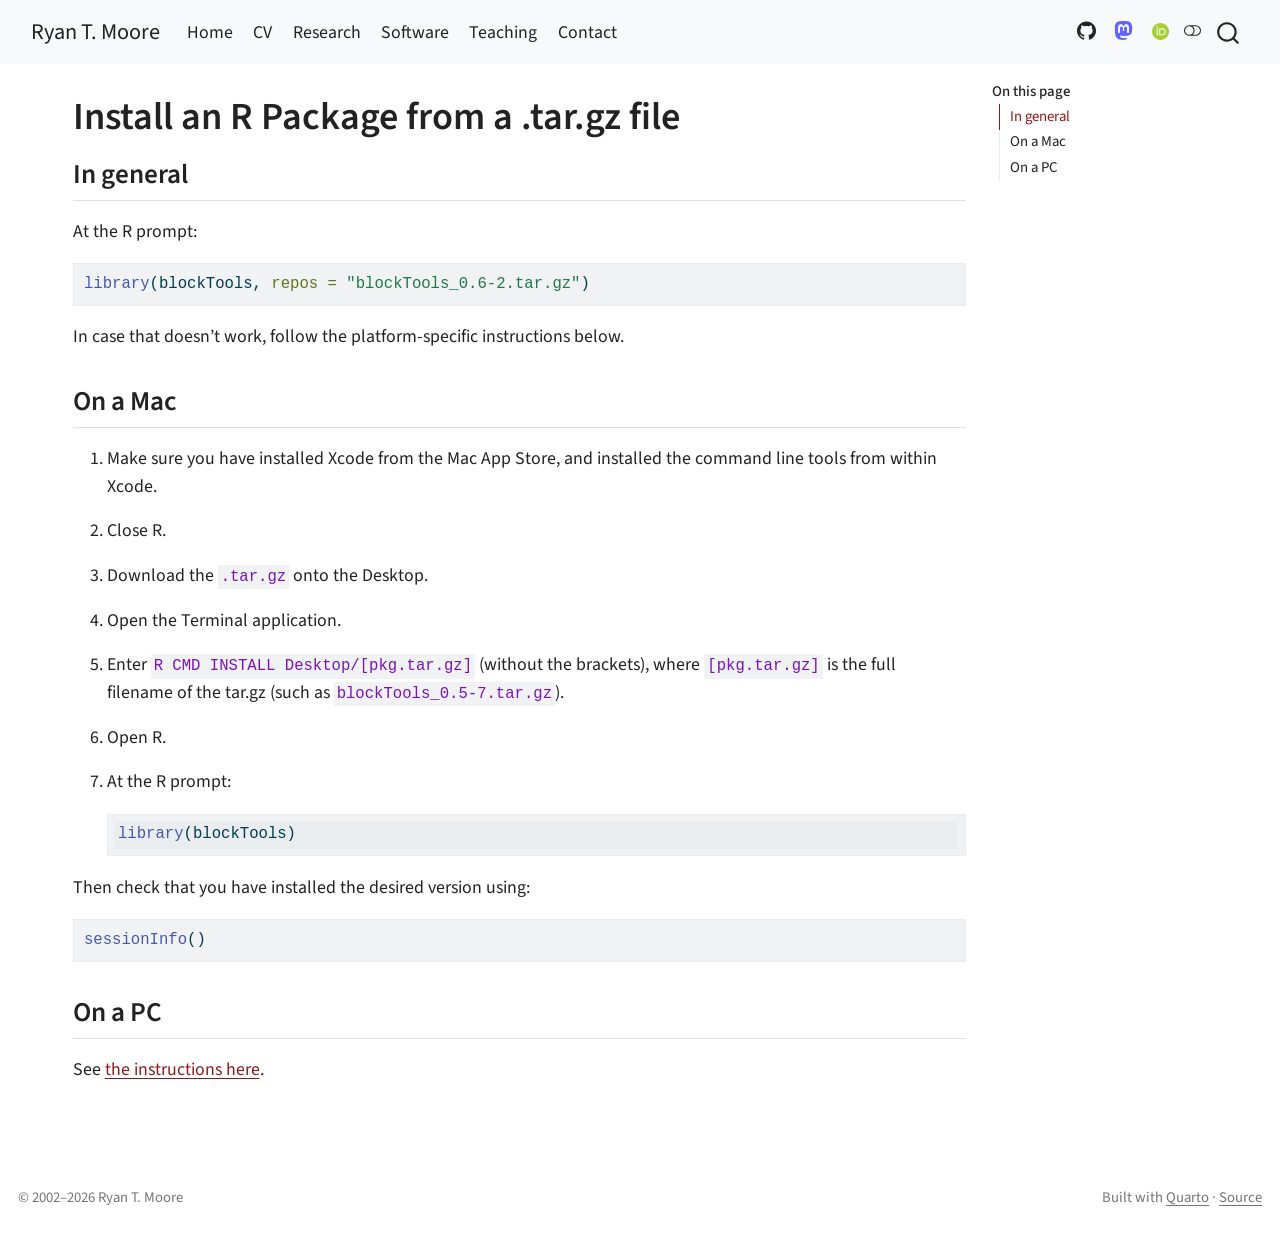
<file: software/install-targz.html>
<!DOCTYPE html>
<html xmlns="http://www.w3.org/1999/xhtml" lang="en" xml:lang="en"><head>

<meta charset="utf-8">
<meta name="generator" content="quarto-1.11.9">

<meta name="viewport" content="width=device-width, initial-scale=1.0, user-scalable=yes">


<title>Install an R package from .tar.gz — Ryan T. Moore – Ryan T. Moore</title>
<style>
/* Default styles provided by pandoc.
** See https://pandoc.org/MANUAL.html#variables-for-html for config info.
*/
span.smallcaps{font-variant: small-caps;}
div.columns{display: flex; gap: 1.5em;}
div.column{flex: auto;}
@media screen {
div.columns{gap: min(4vw, 1.5em);}
div.column{overflow-x: auto;}
}
div.hanging-indent{margin-left: 1.5em; text-indent: -1.5em;}
ul.task-list{list-style: none;}
ul.task-list li input[type="checkbox"] {
  width: 0.8em;
  margin: 0 0.8em 0.2em -1em; /* quarto-specific, see https://github.com/quarto-dev/quarto-cli/issues/4556 */ 
  vertical-align: middle;
}
/* CSS for syntax highlighting */
html { -webkit-text-size-adjust: 100%; }
pre > code.sourceCode { white-space: pre; position: relative; }
pre > code.sourceCode > span { display: inline-block; line-height: 1.25; }
pre > code.sourceCode > span:empty { height: 1.2em; }
.sourceCode { overflow: visible; }
code.sourceCode > span { color: inherit; text-decoration: inherit; }
div.sourceCode { margin: 1em 0; }
pre.sourceCode { margin: 0; }
@media screen {
div.sourceCode { overflow: auto; }
}
@media print {
pre > code.sourceCode { white-space: pre-wrap; }
pre > code.sourceCode > span { text-indent: -5em; padding-left: 5em; }
}
pre.numberSource code
  { counter-reset: source-line 0; }
pre.numberSource code > span
  { position: relative; left: -4em; counter-increment: source-line; }
pre.numberSource code > span > a:first-child::before
  { content: counter(source-line);
    position: relative; left: -1em; text-align: right; vertical-align: baseline;
    border: none; display: inline-block;
    -webkit-touch-callout: none; -webkit-user-select: none;
    -khtml-user-select: none; -moz-user-select: none;
    -ms-user-select: none; user-select: none;
    padding: 0 4px; width: 4em;
  }
pre.numberSource { margin-left: 3em;  padding-left: 4px; }
div.sourceCode
  {   }
@media screen {
pre > code.sourceCode > span > a:first-child::before { text-decoration: underline; }
}
</style>


<script src="../site_libs/quarto-nav/quarto-nav.js"></script>
<script src="../site_libs/clipboard/clipboard.min.js"></script>
<script src="../site_libs/quarto-search/autocomplete.umd.js"></script>
<script src="../site_libs/quarto-search/fuse.min.js"></script>
<script src="../site_libs/quarto-search/quarto-search.js"></script>
<meta name="quarto:offset" content="../">
<script src="../site_libs/quarto-html/quarto.js" type="module"></script>
<script src="../site_libs/quarto-html/tabsets/tabsets.js" type="module"></script>
<script src="../site_libs/quarto-html/scrollable-regions/scrollable-regions.js" type="module"></script>
<script src="../site_libs/quarto-html/popper.min.js"></script>
<script src="../site_libs/quarto-html/tippy.umd.min.js"></script>
<script src="../site_libs/quarto-html/anchor.min.js"></script>
<link href="../site_libs/quarto-html/tippy.css" rel="stylesheet">
<link href="../site_libs/quarto-html/quarto-syntax-highlighting-63b5708e65d6cd79cd7618c58d0c21e7.css" rel="stylesheet" class="quarto-color-scheme" id="quarto-text-highlighting-styles">
<link href="../site_libs/quarto-html/quarto-syntax-highlighting-dark-447e42e69aaa9833c0ba1b986f430b20.css" rel="stylesheet" class="quarto-color-scheme quarto-color-alternate" id="quarto-text-highlighting-styles">
<link href="../site_libs/quarto-html/quarto-syntax-highlighting-63b5708e65d6cd79cd7618c58d0c21e7.css" rel="stylesheet" class="quarto-color-scheme-extra" id="quarto-text-highlighting-styles">
<script src="../site_libs/bootstrap/bootstrap.min.js"></script>
<link href="../site_libs/bootstrap/bootstrap-icons.css" rel="stylesheet">
<link href="../site_libs/bootstrap/bootstrap-ba321ac4a2f68656df8c4121b378bdc9.min.css" rel="stylesheet" append-hash="true" class="quarto-color-scheme" id="quarto-bootstrap" data-mode="light">
<link href="../site_libs/bootstrap/bootstrap-dark-917fff8b95f295a17f422db438b4a4e6.min.css" rel="stylesheet" append-hash="true" class="quarto-color-scheme quarto-color-alternate" id="quarto-bootstrap" data-mode="dark">
<link href="../site_libs/bootstrap/bootstrap-ba321ac4a2f68656df8c4121b378bdc9.min.css" rel="stylesheet" append-hash="true" class="quarto-color-scheme-extra" id="quarto-bootstrap" data-mode="light">
<script id="quarto-search-options" type="application/json">{
  "location": "navbar",
  "copy-button": false,
  "collapse-after": 3,
  "panel-placement": "end",
  "type": "overlay",
  "limit": 50,
  "keyboard-shortcut": [
    "f",
    "/",
    "s"
  ],
  "language": {
    "search-no-results-text": "No results",
    "search-matching-documents-text": "matching documents",
    "search-copy-link-title": "Copy link to search",
    "search-hide-matches-text": "Hide additional matches",
    "search-more-match-text": "more match in this document",
    "search-more-matches-text": "more matches in this document",
    "search-clear-button-title": "Clear",
    "search-text-placeholder": "",
    "search-detached-cancel-button-title": "Cancel",
    "search-submit-button-title": "Submit",
    "search-label": "Search"
  }
}</script>


<meta property="og:title" content="Install an R package from .tar.gz — Ryan T. Moore">
<meta property="og:description" content="Academic webpage of Ryan T. Moore — Associate Professor of Government, American University; Senior Social Scientist, The Lab @ DC.">
<meta property="og:site_name" content="Ryan T. Moore">
</head>

<body class="nav-fixed quarto-light"><a id="quarto-skip-link" class="visually-hidden-focusable" href="#quarto-document-content">Skip to main content</a><script id="quarto-html-before-body" type="application/javascript">
    const toggleBodyColorMode = (bsSheetEl) => {
      const mode = bsSheetEl.getAttribute("data-mode");
      const bodyEl = window.document.querySelector("body");
      if (mode === "dark") {
        bodyEl.classList.add("quarto-dark");
        bodyEl.classList.remove("quarto-light");
      } else {
        bodyEl.classList.add("quarto-light");
        bodyEl.classList.remove("quarto-dark");
      }
    }
    const toggleBodyColorPrimary = () => {
      const bsSheetEl = window.document.querySelector("link#quarto-bootstrap:not([rel=disabled-stylesheet])");
      if (bsSheetEl) {
        toggleBodyColorMode(bsSheetEl);
      }
    }
    const setColorSchemeToggle = (alternate) => {
      const toggles = window.document.querySelectorAll('.quarto-color-scheme-toggle');
      for (let i=0; i < toggles.length; i++) {
        const toggle = toggles[i];
        if (toggle) {
          toggle.setAttribute("aria-checked", alternate ? "true" : "false");
          if (alternate) {
            toggle.classList.add("alternate");
          } else {
            toggle.classList.remove("alternate");
          }
        }
      }
    };
    const toggleColorMode = (alternate) => {
      // Switch the stylesheets
      const primaryStylesheets = window.document.querySelectorAll('link.quarto-color-scheme:not(.quarto-color-alternate)');
      const alternateStylesheets = window.document.querySelectorAll('link.quarto-color-scheme.quarto-color-alternate');
      manageTransitions('#quarto-margin-sidebar .nav-link', false);
      if (alternate) {
        // note: dark is layered on light, we don't disable primary!
        enableStylesheet(alternateStylesheets);
        for (const sheetNode of alternateStylesheets) {
          if (sheetNode.id === "quarto-bootstrap") {
            toggleBodyColorMode(sheetNode);
          }
        }
      } else {
        disableStylesheet(alternateStylesheets);
        enableStylesheet(primaryStylesheets)
        toggleBodyColorPrimary();
      }
      manageTransitions('#quarto-margin-sidebar .nav-link', true);
      // Switch the toggles
      setColorSchemeToggle(alternate)
    }
    // Hack to workaround the fact that safari doesn't
    // properly recolor the scrollbar when toggling (#1455).
    // Not run on load: stylesheets are set before first paint there, and
    // scrolling would undo the scroll to a URL fragment (#14973).
    // The one pixel nudge keeps the reader where they were.
    const refreshSafariScrollbar = () => {
      if (navigator.userAgent.indexOf('Safari') > 0 && navigator.userAgent.indexOf('Chrome') == -1) {
        manageTransitions("body", false);
        const scrollY = window.scrollY;
        window.scrollTo(0, scrollY > 0 ? scrollY - 1 : 1);
        setTimeout(() => {
          window.scrollTo(0, scrollY);
          manageTransitions("body", true);
        }, 40);
      }
    }
    const disableStylesheet = (stylesheets) => {
      for (let i=0; i < stylesheets.length; i++) {
        const stylesheet = stylesheets[i];
        stylesheet.rel = 'disabled-stylesheet';
      }
    }
    const enableStylesheet = (stylesheets) => {
      for (let i=0; i < stylesheets.length; i++) {
        const stylesheet = stylesheets[i];
        if(stylesheet.rel !== 'stylesheet') { // for Chrome, which will still FOUC without this check
          stylesheet.rel = 'stylesheet';
        }
      }
    }
    const manageTransitions = (selector, allowTransitions) => {
      const els = window.document.querySelectorAll(selector);
      for (let i=0; i < els.length; i++) {
        const el = els[i];
        if (allowTransitions) {
          el.classList.remove('notransition');
        } else {
          el.classList.add('notransition');
        }
      }
    }
    const isFileUrl = () => {
      return window.location.protocol === 'file:';
    }
    const hasAlternateSentinel = () => {
      let styleSentinel = getColorSchemeSentinel();
      if (styleSentinel !== null) {
        return styleSentinel === "alternate";
      } else {
        return false;
      }
    }
    const setStyleSentinel = (alternate) => {
      const value = alternate ? "alternate" : "default";
      if (!isFileUrl()) {
        window.localStorage.setItem("quarto-color-scheme", value);
      } else {
        localAlternateSentinel = value;
      }
    }
    const getColorSchemeSentinel = () => {
      if (!isFileUrl()) {
        const storageValue = window.localStorage.getItem("quarto-color-scheme");
        return storageValue != null ? storageValue : localAlternateSentinel;
      } else {
        return localAlternateSentinel;
      }
    }
    const toggleGiscusIfUsed = (isAlternate, darkModeDefault) => {
      const baseTheme = document.querySelector('#giscus-base-theme')?.value ?? 'light';
      const alternateTheme = document.querySelector('#giscus-alt-theme')?.value ?? 'dark';
      let newTheme = '';
      if(authorPrefersDark) {
        newTheme = isAlternate ? baseTheme : alternateTheme;
      } else {
        newTheme = isAlternate ? alternateTheme : baseTheme;
      }
      const changeGiscusTheme = () => {
        // From: https://github.com/giscus/giscus/issues/336
        const sendMessage = (message) => {
          const iframe = document.querySelector('iframe.giscus-frame');
          if (!iframe) return;
          iframe.contentWindow.postMessage({ giscus: message }, 'https://giscus.app');
        }
        sendMessage({
          setConfig: {
            theme: newTheme
          }
        });
      }
      const isGiscussLoaded = window.document.querySelector('iframe.giscus-frame') !== null;
      if (isGiscussLoaded) {
        changeGiscusTheme();
      }
    };
    const authorPrefersDark = false;
    const darkModeDefault = authorPrefersDark;
      document.querySelector('link#quarto-text-highlighting-styles.quarto-color-scheme-extra').rel = 'disabled-stylesheet';
      document.querySelector('link#quarto-bootstrap.quarto-color-scheme-extra').rel = 'disabled-stylesheet';
    let localAlternateSentinel = darkModeDefault ? 'alternate' : 'default';
    // Dark / light mode switch
    window.quartoToggleColorScheme = () => {
      // Read the current dark / light value
      let toAlternate = !hasAlternateSentinel();
      toggleColorMode(toAlternate);
      refreshSafariScrollbar();
      setStyleSentinel(toAlternate);
      toggleGiscusIfUsed(toAlternate, darkModeDefault);
      window.dispatchEvent(new Event('resize'));
    };
    // Switch to dark mode if need be
    if (hasAlternateSentinel()) {
      toggleColorMode(true);
    } else {
      toggleColorMode(false);
    }
  </script>

<div id="quarto-search-results"></div>
  <header id="quarto-header" class="headroom fixed-top">
    <nav class="navbar navbar-expand-lg " data-bs-theme="dark" aria-label="Site">
      <div class="navbar-container container-fluid">
      <div class="navbar-brand-container mx-auto">
    <a class="navbar-brand" href="../index.html">
    <span class="navbar-title">Ryan T. Moore</span>
    </a>
  </div>
          <button class="navbar-toggler" type="button" data-bs-toggle="collapse" data-bs-target="#navbarCollapse" aria-controls="navbarCollapse" aria-expanded="false" aria-label="Toggle navigation" onclick="if (window.quartoToggleHeadroom) { window.quartoToggleHeadroom(); }">
  <span class="navbar-toggler-icon"></span>
</button>
          <div class="collapse navbar-collapse" id="navbarCollapse">
            <ul class="navbar-nav navbar-nav-scroll me-auto">
  <li class="nav-item">
    <a class="nav-link" href="../index.html"> 
<span class="menu-text">Home</span></a>
  </li>  
  <li class="nav-item">
    <a class="nav-link" href="../files/cvRTMoore.pdf"> 
<span class="menu-text">CV</span></a>
  </li>  
  <li class="nav-item">
    <a class="nav-link" href="../research.html"> 
<span class="menu-text">Research</span></a>
  </li>  
  <li class="nav-item">
    <a class="nav-link" href="../software.html"> 
<span class="menu-text">Software</span></a>
  </li>  
  <li class="nav-item">
    <a class="nav-link" href="../teaching.html"> 
<span class="menu-text">Teaching</span></a>
  </li>  
  <li class="nav-item">
    <a class="nav-link" href="../contact.html"> 
<span class="menu-text">Contact</span></a>
  </li>  
</ul>
            <ul class="navbar-nav navbar-nav-scroll ms-auto">
  <li class="nav-item compact">
    <a class="nav-link" href="https://github.com/ryantmoore"> <i class="bi bi-github" role="img" aria-label="GitHub">
</i> 
<span class="menu-text"></span></a>
  </li>  
  <li class="nav-item compact">
    <a class="nav-link" href="https://masto.nu/@ryantmoore"> <i class="bi bi-mastodon" role="img" aria-label="Mastodon">
</i> 
<span class="menu-text"></span></a>
  </li>  
  <li class="nav-item">
    <a class="nav-link" href="https://orcid.org/0000-0002-3916-8113" rel="me"> 
<span class="menu-text">ORCID</span></a>
  </li>  
</ul>
          </div> <!-- /navcollapse -->
            <div class="quarto-navbar-tools">
  <button type="button" role="switch" aria-checked="false" class="quarto-color-scheme-toggle quarto-navigation-tool  px-1" onclick="window.quartoToggleColorScheme(); return false;" title="Toggle dark mode" aria-label="Toggle dark mode"><i class="bi"></i></button>
</div>
            <div id="quarto-search" class="" title="Search"></div>
      </div> <!-- /container-fluid -->
    </nav>
</header>
<!-- content -->
<div id="quarto-content" class="quarto-container page-columns page-rows-contents page-layout-full page-navbar">
<!-- sidebar -->
<!-- margin-sidebar -->
    <div id="quarto-margin-sidebar" class="sidebar margin-sidebar">
        <nav id="TOC" role="doc-toc" aria-labelledby="toc-title" class="toc-active">
    <h2 id="toc-title">On this page</h2>
   
  <ul>
  <li><a href="#in-general" id="toc-in-general" class="nav-link active" data-scroll-target="#in-general">In general</a></li>
  <li><a href="#on-a-mac" id="toc-on-a-mac" class="nav-link" data-scroll-target="#on-a-mac">On a Mac</a></li>
  <li><a href="#on-a-pc" id="toc-on-a-pc" class="nav-link" data-scroll-target="#on-a-pc">On a PC</a></li>
  </ul>
</nav>
    </div>
<!-- main -->
<main class="content column-page-left" id="quarto-document-content" tabindex="-1">


<header id="title-block-header" class="quarto-title-block default">
<div class="quarto-title">
<h1 class="title">Install an R Package from a .tar.gz file</h1>
</div>



<div class="quarto-title-meta column-page-left">

    
  
    
  </div>
  


</header>


<section id="in-general" class="level2">
<h2 class="anchored" data-anchor-id="in-general">In general</h2>
<p>At the R prompt:</p>
<div class="code-copy-outer-scaffold"><div class="sourceCode" id="cb1"><pre class="sourceCode r code-with-copy"><code class="sourceCode r"><span id="cb1-1"><a href="#cb1-1" aria-hidden="true" tabindex="-1"></a><span class="fu">library</span>(blockTools, <span class="at">repos =</span> <span class="st">"blockTools_0.6-2.tar.gz"</span>)</span></code></pre></div><button title="Copy to Clipboard" class="code-copy-button"><i class="bi"></i></button></div>
<p>In case that doesn’t work, follow the platform-specific instructions below.</p>
</section>
<section id="on-a-mac" class="level2">
<h2 class="anchored" data-anchor-id="on-a-mac">On a Mac</h2>
<ol type="1">
<li><p>Make sure you have installed Xcode from the Mac App Store, and installed the command line tools from within Xcode.</p></li>
<li><p>Close R.</p></li>
<li><p>Download the <code>.tar.gz</code> onto the Desktop.</p></li>
<li><p>Open the Terminal application.</p></li>
<li><p>Enter <code>R CMD INSTALL Desktop/[pkg.tar.gz]</code> (without the brackets), where <code>[pkg.tar.gz]</code> is the full filename of the tar.gz (such as <code>blockTools_0.5-7.tar.gz</code>).</p></li>
<li><p>Open R.</p></li>
<li><p>At the R prompt:</p>
<div class="code-copy-outer-scaffold"><div class="sourceCode" id="cb2"><pre class="sourceCode r code-with-copy"><code class="sourceCode r"><span id="cb2-1"><a href="#cb2-1" aria-hidden="true" tabindex="-1"></a><span class="fu">library</span>(blockTools)</span></code></pre></div><button title="Copy to Clipboard" class="code-copy-button"><i class="bi"></i></button></div></li>
</ol>
<p>Then check that you have installed the desired version using:</p>
<div class="code-copy-outer-scaffold"><div class="sourceCode" id="cb3"><pre class="sourceCode r code-with-copy"><code class="sourceCode r"><span id="cb3-1"><a href="#cb3-1" aria-hidden="true" tabindex="-1"></a><span class="fu">sessionInfo</span>()</span></code></pre></div><button title="Copy to Clipboard" class="code-copy-button"><i class="bi"></i></button></div>
</section>
<section id="on-a-pc" class="level2">
<h2 class="anchored" data-anchor-id="on-a-pc">On a PC</h2>
<p>See <a href="https://stat.ethz.ch/pipermail/r-help/2008-August/169599.html">the instructions here</a>.</p>


</section>

</main> <!-- /main -->
<script id="quarto-html-after-body" type="application/javascript">
  window.document.addEventListener("DOMContentLoaded", function (event) {
    // Ensure there is a toggle, if there isn't float one in the top right
    if (window.document.querySelector('.quarto-color-scheme-toggle') === null) {
      const toggle = window.document.createElement('button');
      toggle.type = "button";
      toggle.setAttribute("role", "switch");
      toggle.setAttribute("aria-checked", "false");
      toggle.classList.add('top-right');
      toggle.classList.add('quarto-color-scheme-toggle');
      toggle.setAttribute("aria-label", "Toggle dark mode");
      toggle.onclick = function() { try { window.quartoToggleColorScheme(); } catch {} return false; };
      const i = window.document.createElement("i");
      i.classList.add('bi');
      toggle.appendChild(i);
      // Put the toggle in a landmark of its own, so that landmark navigation
      // can reach it.
      //
      // The container is always a fresh direct child of body, and the toggle is
      // never moved into page furniture that the theme or the author controls.
      // The toggle is positioned against the page, so any ancestor that
      // establishes a containing block captures it: a positioned element or a
      // grid for position: absolute, and transform, filter, will-change or
      // contain for position: fixed. A direct child of body has none of these
      // to inherit, and the shift when one appears is silent and visual.
      //
      // ARIA says a document should have at most one banner, and axe reports a
      // duplicate whether or not the banners carry distinct labels. So use a
      // header when the page has no banner yet, and a named region otherwise.
      //
      // A header is a banner wherever it sits, unless it is inside sectioning
      // content, so this cannot just look at the children of body: a custom
      // page layout wraps the title block header in a plain div. An explicit
      // role="banner" always counts.
      const sectioning = 'article, aside, main, nav, section, [role="article"], [role="complementary"], [role="main"], [role="navigation"], [role="region"]';
      const hasBanner = Array.from(
        window.document.querySelectorAll('header:not([role]), [role="banner"]')
      ).some(function(el) {
        return el.hasAttribute("role") || el.closest(sectioning) === null;
      });
      const container = window.document.createElement(hasBanner ? "div" : "header");
      if (hasBanner) {
        container.setAttribute("role", "region");
        container.setAttribute("aria-label", "Toggle dark mode");
      }
      container.classList.add('quarto-color-scheme-toggle-container');
      container.appendChild(toggle);
      window.document.body.appendChild(container);
    }
    setColorSchemeToggle(hasAlternateSentinel())
    const icon = "";
    const anchorJS = new window.AnchorJS();
    anchorJS.options = {
      placement: 'right',
      icon: icon
    };
    anchorJS.add('.anchored');
    const isCodeAnnotation = (el) => {
      for (const clz of el.classList) {
        if (clz.startsWith('code-annotation-')) {                     
          return true;
        }
      }
      return false;
    }
    const onCopySuccess = function(e) {
      // button target
      const button = e.trigger;
      // don't keep focus
      button.blur();
      // flash "checked"
      button.classList.add('code-copy-button-checked');
      var currentTitle = button.getAttribute("title");
      button.setAttribute("title", "Copied!");
      let tooltip;
      if (window.bootstrap) {
        button.setAttribute("data-bs-toggle", "tooltip");
        button.setAttribute("data-bs-placement", "left");
        button.setAttribute("data-bs-title", "Copied!");
        tooltip = new bootstrap.Tooltip(button, 
          { trigger: "manual", 
            customClass: "code-copy-button-tooltip",
            offset: [0, -8]});
        tooltip.show();    
      }
      setTimeout(function() {
        if (tooltip) {
          tooltip.hide();
          button.removeAttribute("data-bs-title");
          button.removeAttribute("data-bs-toggle");
          button.removeAttribute("data-bs-placement");
        }
        button.setAttribute("title", currentTitle);
        button.classList.remove('code-copy-button-checked');
      }, 1000);
      // clear code selection
      e.clearSelection();
    }
    const getTextToCopy = function(trigger) {
      const outerScaffold = trigger.parentElement.cloneNode(true);
      const codeEl = outerScaffold.querySelector('code');
      for (const childEl of codeEl.children) {
        if (isCodeAnnotation(childEl)) {
          childEl.remove();
        }
      }
      return codeEl.innerText;
    }
    const clipboard = new window.ClipboardJS('.code-copy-button:not([data-in-quarto-modal])', {
      text: getTextToCopy
    });
    clipboard.on('success', onCopySuccess);
    if (window.document.getElementById('quarto-embedded-source-code-modal')) {
      const clipboardModal = new window.ClipboardJS('.code-copy-button[data-in-quarto-modal]', {
        text: getTextToCopy,
        container: window.document.getElementById('quarto-embedded-source-code-modal')
      });
      clipboardModal.on('success', onCopySuccess);
    }
      var localhostRegex = new RegExp(/^(?:http|https):\/\/localhost\:?[0-9]*\//);
      var mailtoRegex = new RegExp(/^mailto:/);
        var filterRegex = new RegExp("https:\/\/ryantmoore\.org");
      const newWindowLabel = "(opens in a new tab)";
      const newWindowNoteId = "quarto-ext-newwindow-label";
      // Links reference one hidden label through aria-describedby, so the
      // announcement never changes their accessible name.
      var describeNewWindow = (link) => {
        if (!window.document.getElementById(newWindowNoteId)) {
          var newWindowNote = window.document.createElement("span");
          newWindowNote.id = newWindowNoteId;
          newWindowNote.hidden = true;
          newWindowNote.textContent = newWindowLabel;
          window.document.body.appendChild(newWindowNote);
        }
        var describedBy = (link.getAttribute("aria-describedby") || "").split(/\s+/).filter(Boolean);
        if (!describedBy.includes(newWindowNoteId)) {
          describedBy.push(newWindowNoteId);
          link.setAttribute("aria-describedby", describedBy.join(" "));
        }
      }
      var isInternal = (href) => {
          return filterRegex.test(href) || localhostRegex.test(href) || mailtoRegex.test(href);
      }
      // Inspect non-navigation links and adorn them if external
      window.quartoDecorateExternalLinks = function (root) {
     var links = (root || window.document).querySelectorAll('a[href]:not(.nav-link):not(.navbar-brand):not(.toc-action):not(.sidebar-link):not(.sidebar-item-toggle):not(.pagination-link):not(.no-external):not([aria-hidden]):not(.dropdown-item):not(.quarto-navigation-tool):not(.about-link)');
      for (var i=0; i<links.length; i++) {
        const link = links[i];
        if (!isInternal(link.href)) {
          // undo the damage that might have been done by quarto-nav.js in the case of
          // links that we want to consider external
          if (link.dataset.originalHref !== undefined) {
            link.href = link.dataset.originalHref;
          }
            // target, if specified
            link.setAttribute("target", "_blank");
            if (link.getAttribute("rel") === null) {
              link.setAttribute("rel", "noopener");
            }
            describeNewWindow(link);
          if (!link.classList.contains('no-external-icon')) {
          }
        }
      }
      };
      window.quartoDecorateExternalLinks(window.document);
    // Esc closes the popup (WCAG 1.4.13) and focus leaving both trigger and
    // popup closes it (WCAG 2.4.11); tippy handles neither for interactive popups.
    const hideOnEscAndFocusOut = {
      name: 'hideOnEscAndFocusOut',
      defaultValue: true,
      fn(instance) {
        const dismiss = () => {
          // A show scheduled by the trigger delay would otherwise reopen it
          instance.clearDelayTimeouts();
          instance.hide();
        };
        const onKeyDown = (event) => {
          if (event.key !== 'Escape') {
            return;
          }
          // Keep Esc from also reaching page handlers (e.g. reveal.js overview),
          // except an open reveal.js slide menu, which Esc should close too.
          // The menu handles keys only when its keyboard option is on.
          const menuHandlesEsc = window.Reveal?.getPlugin?.('menu')?.isOpen() &&
            window.Reveal.getConfig().menu?.keyboard !== false;
          if (!menuHandlesEsc) {
            event.stopPropagation();
          }
          if (instance.popper.contains(window.document.activeElement)) {
            // Disabled while refocusing so the focus trigger does not reopen it
            instance.disable();
            instance.reference.focus();
            instance.enable();
          }
          dismiss();
        };
        const onFocusOut = (event) => {
          const target = event.relatedTarget;
          if (target && !instance.reference.contains(target) &&
              !instance.popper.contains(target)) {
            dismiss();
          }
        };
        // On the trigger too: a click trigger (code-annotations: select) has no
        // blur handling. Attached for the instance's lifetime so leaving the
        // trigger also cancels a show still pending on the trigger delay.
        instance.reference.addEventListener('focusout', onFocusOut);
        return {
          onShow() {
            window.document.addEventListener('keydown', onKeyDown, true);
            instance.popper.addEventListener('focusout', onFocusOut);
          },
          onHide() {
            window.document.removeEventListener('keydown', onKeyDown, true);
            instance.popper.removeEventListener('focusout', onFocusOut);
          },
          onDestroy() {
            instance.reference.removeEventListener('focusout', onFocusOut);
          },
        };
      },
    };
    function tippyHover(el, contentFn, onTriggerFn, onUntriggerFn) {
      const config = {
        allowHTML: true,
        maxWidth: 500,
        delay: 100,
        arrow: false,
        appendTo: function(el) {
            return el.parentElement;
        },
        interactive: true,
        interactiveBorder: 10,
        theme: 'quarto',
        placement: 'bottom-start',
        plugins: [hideOnEscAndFocusOut],
      };
      if (contentFn) {
        config.content = contentFn;
      }
      if (onTriggerFn) {
        config.onTrigger = onTriggerFn;
      }
      if (onUntriggerFn) {
        config.onUntrigger = onUntriggerFn;
      }
      window.tippy(el, config); 
    }
    const noterefs = window.document.querySelectorAll('a[role="doc-noteref"]');
    for (var i=0; i<noterefs.length; i++) {
      const ref = noterefs[i];
      tippyHover(ref, function() {
        // use id or data attribute instead here
        let href = ref.getAttribute('data-footnote-href') || ref.getAttribute('href');
        try { href = new URL(href).hash; } catch {}
        const id = href.replace(/^#\/?/, "");
        const note = window.document.getElementById(id);
        if (note) {
          return note.innerHTML;
        } else {
          return "";
        }
      });
    }
    const xrefs = window.document.querySelectorAll('a.quarto-xref');
    const processXRef = (id, note) => {
      // Strip column container classes
      const stripColumnClz = (el) => {
        el.classList.remove("page-full", "page-columns");
        if (el.children) {
          for (const child of el.children) {
            stripColumnClz(child);
          }
        }
      }
      stripColumnClz(note)
      if (id === null || id.startsWith('sec-')) {
        // Special case sections, only their first couple elements
        const container = document.createElement("div");
        if (note.children && note.children.length > 2) {
          container.appendChild(note.children[0].cloneNode(true));
          for (let i = 1; i < note.children.length; i++) {
            const child = note.children[i];
            if (child.tagName === "P" && child.innerText === "") {
              continue;
            } else {
              container.appendChild(child.cloneNode(true));
              break;
            }
          }
          if (window.Quarto?.typesetMath) {
            window.Quarto.typesetMath(container);
          }
          return container.innerHTML
        } else {
          if (window.Quarto?.typesetMath) {
            window.Quarto.typesetMath(note);
          }
          return note.innerHTML;
        }
      } else {
        // Remove any anchor links if they are present
        const anchorLink = note.querySelector('a.anchorjs-link');
        if (anchorLink) {
          anchorLink.remove();
        }
        if (window.Quarto?.typesetMath) {
          window.Quarto.typesetMath(note);
        }
        if (note.classList.contains("callout")) {
          return note.outerHTML;
        } else {
          return note.innerHTML;
        }
      }
    }
    for (var i=0; i<xrefs.length; i++) {
      const xref = xrefs[i];
      tippyHover(xref, undefined, function(instance) {
        instance.disable();
        let url = xref.getAttribute('href');
        let hash = undefined; 
        if (url.startsWith('#')) {
          hash = url;
        } else {
          try { hash = new URL(url).hash; } catch {}
        }
        if (hash) {
          const id = hash.replace(/^#\/?/, "");
          const note = window.document.getElementById(id);
          if (note !== null) {
            try {
              const html = processXRef(id, note.cloneNode(true));
              instance.setContent(html);
            } finally {
              instance.enable();
              instance.show();
            }
          } else {
            // See if we can fetch this
            fetch(url.split('#')[0])
            .then(res => res.text())
            .then(html => {
              const parser = new DOMParser();
              const htmlDoc = parser.parseFromString(html, "text/html");
              const note = htmlDoc.getElementById(id);
              if (note !== null) {
                const html = processXRef(id, note);
                instance.setContent(html);
              } 
            }).finally(() => {
              instance.enable();
              instance.show();
            });
          }
        } else {
          // See if we can fetch a full url (with no hash to target)
          // This is a special case and we should probably do some content thinning / targeting
          fetch(url)
          .then(res => res.text())
          .then(html => {
            const parser = new DOMParser();
            const htmlDoc = parser.parseFromString(html, "text/html");
            const note = htmlDoc.querySelector('main.content');
            if (note !== null) {
              // This should only happen for chapter cross references
              // (since there is no id in the URL)
              // remove the first header
              if (note.children.length > 0 && note.children[0].tagName === "HEADER") {
                note.children[0].remove();
              }
              const html = processXRef(null, note);
              instance.setContent(html);
            } 
          }).finally(() => {
            instance.enable();
            instance.show();
          });
        }
      }, function(instance) {
      });
    }
        let selectedAnnoteEl;
        const selectorForAnnotation = ( cell, annotation) => {
          let cellAttr = 'data-code-cell="' + cell + '"';
          let lineAttr = 'data-code-annotation="' +  annotation + '"';
          const selector = 'span[' + cellAttr + '][' + lineAttr + ']';
          return selector;
        }
        const selectCodeLines = (annoteEl) => {
          const doc = window.document;
          const targetCell = annoteEl.getAttribute("data-target-cell");
          const targetAnnotation = annoteEl.getAttribute("data-target-annotation");
          const annoteSpan = window.document.querySelector(selectorForAnnotation(targetCell, targetAnnotation));
          const lines = annoteSpan.getAttribute("data-code-lines").split(",");
          const lineIds = lines.map((line) => {
            return targetCell + "-" + line;
          })
          // Each band is positioned against its own containing block, which is
          // not the offsetParent of the lines, so place it from client rects.
          const placeBand = (band, firstEl, lastEl, codeBlock) => {
            const container = band.offsetParent;
            if (container === null) {
              return;
            }
            const containerRect = container.getBoundingClientRect();
            // Reveal.js scales slides with a transform, so convert client
            // pixels back to the CSS pixels of the container.
            const scale = containerRect.height / container.offsetHeight || 1;
            const firstRect = firstEl.getBoundingClientRect();
            const lastRect = lastEl.getBoundingClientRect();
            const top = (firstRect.top - containerRect.top) / scale - container.clientTop + container.scrollTop;
            const height = (lastRect.bottom - firstRect.top) / scale;
            band.style.top = top - 2 + "px";
            band.style.height = height + 4 + "px";
            if (codeBlock) {
              // Without the copy button wrapper, the containing block is wider
              // than the code block, so span the code block explicitly.
              const blockRect = codeBlock.getBoundingClientRect();
              band.style.left = (blockRect.left - containerRect.left) / scale - container.clientLeft + container.scrollLeft + "px";
              band.style.width = blockRect.width / scale + "px";
            }
          };
          if (lineIds.length > 0) {
            const el = window.document.getElementById(lineIds[0]);
            const lastEl = window.document.getElementById(lineIds[lineIds.length - 1]);
            const parent = el.parentElement.parentElement;
            // cook up a div (if necessary) and position it
            let div = window.document.getElementById("code-annotation-line-highlight");
            if (div === null) {
              div = window.document.createElement("div");
              div.setAttribute("id", "code-annotation-line-highlight");
              div.style.position = 'absolute';
              parent.appendChild(div);
            }
            placeBand(div, el, lastEl, parent.closest("div.sourceCode") || parent);
            let gutterDiv = window.document.getElementById("code-annotation-line-highlight-gutter");
            if (gutterDiv === null) {
              gutterDiv = window.document.createElement("div");
              gutterDiv.setAttribute("id", "code-annotation-line-highlight-gutter");
              gutterDiv.style.position = 'absolute';
              const codeCell = window.document.getElementById(targetCell);
              const gutter = codeCell.querySelector('.code-annotation-gutter');
              gutter.appendChild(gutterDiv);
            }
            placeBand(gutterDiv, el, lastEl);
            selectedAnnoteEl = annoteEl;
          }
        };
        const unselectCodeLines = () => {
          const elementsIds = ["code-annotation-line-highlight", "code-annotation-line-highlight-gutter"];
          elementsIds.forEach((elId) => {
            const div = window.document.getElementById(elId);
            if (div) {
              div.remove();
            }
          });
          selectedAnnoteEl = undefined;
        };
          // Handle positioning of the toggle
      window.addEventListener(
        "resize",
        throttle(() => {
          elRect = undefined;
          if (selectedAnnoteEl) {
            selectCodeLines(selectedAnnoteEl);
          }
        }, 10)
      );
      function throttle(fn, ms) {
      let throttle = false;
      let timer;
        return (...args) => {
          if(!throttle) { // first call gets through
              fn.apply(this, args);
              throttle = true;
          } else { // all the others get throttled
              if(timer) clearTimeout(timer); // cancel #2
              timer = setTimeout(() => {
                fn.apply(this, args);
                timer = throttle = false;
              }, ms);
          }
        };
      }
        // Attach click handler to the DT
        const annoteDls = window.document.querySelectorAll('dt[data-target-cell]');
        for (const annoteDlNode of annoteDls) {
          annoteDlNode.addEventListener('click', (event) => {
            const clickedEl = event.target;
            if (clickedEl !== selectedAnnoteEl) {
              unselectCodeLines();
              const activeEl = window.document.querySelector('dt[data-target-cell].code-annotation-active');
              if (activeEl) {
                activeEl.classList.remove('code-annotation-active');
              }
              selectCodeLines(clickedEl);
              clickedEl.classList.add('code-annotation-active');
            } else {
              // Unselect the line
              unselectCodeLines();
              clickedEl.classList.remove('code-annotation-active');
            }
          });
        }
    const findCites = (el) => {
      const parentEl = el.parentElement;
      if (parentEl) {
        const cites = parentEl.dataset.cites;
        if (cites) {
          return {
            el,
            cites: cites.split(' ')
          };
        } else {
          return findCites(el.parentElement)
        }
      } else {
        return undefined;
      }
    };
    var bibliorefs = window.document.querySelectorAll('a[role="doc-biblioref"]');
    for (var i=0; i<bibliorefs.length; i++) {
      const ref = bibliorefs[i];
      const citeInfo = findCites(ref);
      if (citeInfo) {
        tippyHover(citeInfo.el, function() {
          var popup = window.document.createElement('div');
          citeInfo.cites.forEach(function(cite) {
            var citeDiv = window.document.createElement('div');
            citeDiv.classList.add('hanging-indent');
            citeDiv.classList.add('csl-entry');
            var biblioDiv = window.document.getElementById('ref-' + cite);
            if (biblioDiv) {
              citeDiv.innerHTML = biblioDiv.innerHTML;
            }
            popup.appendChild(citeDiv);
          });
          return popup.innerHTML;
        });
      }
    }
  });
  </script>
  <script type="application/javascript">
  window.quartoScrollableRegionsLabels = {"code":"Scrollable code","output":"Scrollable output"};
  </script>
</div> <!-- /content -->
<footer class="footer">
  <div class="nav-footer">
    <div class="nav-footer-left">
<p>© 2002–2026 Ryan T. Moore</p>
</div>   
    <div class="nav-footer-center">
      &nbsp;
    </div>
    <div class="nav-footer-right">
<p>Built with <a href="https://quarto.org">Quarto</a> · <a href="https://github.com/ryantmoore/ryantmoore.github.io">Source</a></p>
</div>
  </div>
</footer>




</body></html>
</file>
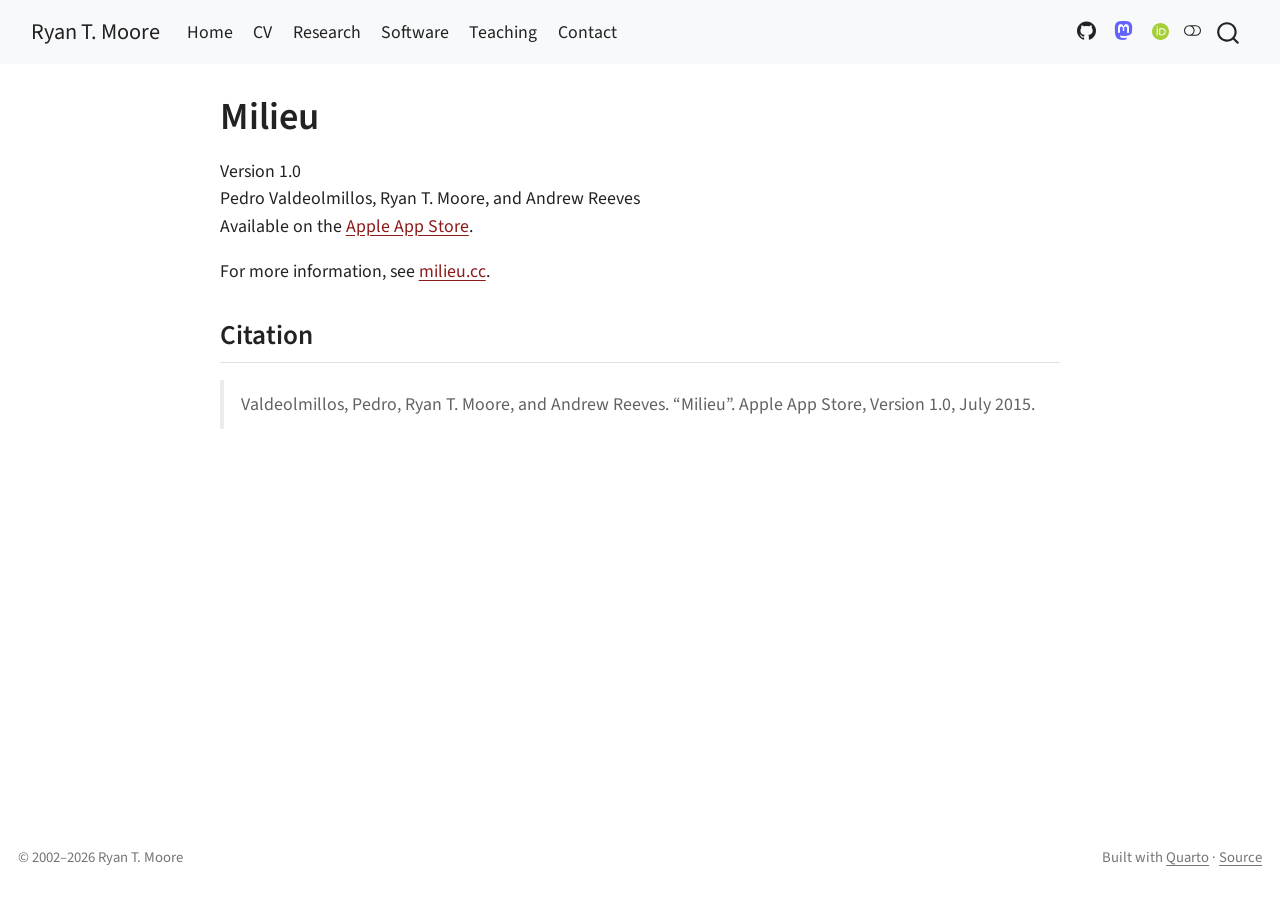
<file: software/milieu.html>
<!DOCTYPE html>
<html xmlns="http://www.w3.org/1999/xhtml" lang="en" xml:lang="en"><head>

<meta charset="utf-8">
<meta name="generator" content="quarto-1.11.9">

<meta name="viewport" content="width=device-width, initial-scale=1.0, user-scalable=yes">


<title>Milieu — Ryan T. Moore – Ryan T. Moore</title>
<style>
/* Default styles provided by pandoc.
** See https://pandoc.org/MANUAL.html#variables-for-html for config info.
*/
span.smallcaps{font-variant: small-caps;}
div.columns{display: flex; gap: 1.5em;}
div.column{flex: auto;}
@media screen {
div.columns{gap: min(4vw, 1.5em);}
div.column{overflow-x: auto;}
}
div.hanging-indent{margin-left: 1.5em; text-indent: -1.5em;}
ul.task-list{list-style: none;}
ul.task-list li input[type="checkbox"] {
  width: 0.8em;
  margin: 0 0.8em 0.2em -1em; /* quarto-specific, see https://github.com/quarto-dev/quarto-cli/issues/4556 */ 
  vertical-align: middle;
}
</style>


<script src="../site_libs/quarto-nav/quarto-nav.js"></script>
<script src="../site_libs/clipboard/clipboard.min.js"></script>
<script src="../site_libs/quarto-search/autocomplete.umd.js"></script>
<script src="../site_libs/quarto-search/fuse.min.js"></script>
<script src="../site_libs/quarto-search/quarto-search.js"></script>
<meta name="quarto:offset" content="../">
<script src="../site_libs/quarto-html/quarto.js" type="module"></script>
<script src="../site_libs/quarto-html/tabsets/tabsets.js" type="module"></script>
<script src="../site_libs/quarto-html/scrollable-regions/scrollable-regions.js" type="module"></script>
<script src="../site_libs/quarto-html/popper.min.js"></script>
<script src="../site_libs/quarto-html/tippy.umd.min.js"></script>
<script src="../site_libs/quarto-html/anchor.min.js"></script>
<link href="../site_libs/quarto-html/tippy.css" rel="stylesheet">
<link href="../site_libs/quarto-html/quarto-syntax-highlighting-63b5708e65d6cd79cd7618c58d0c21e7.css" rel="stylesheet" class="quarto-color-scheme" id="quarto-text-highlighting-styles">
<link href="../site_libs/quarto-html/quarto-syntax-highlighting-dark-447e42e69aaa9833c0ba1b986f430b20.css" rel="stylesheet" class="quarto-color-scheme quarto-color-alternate" id="quarto-text-highlighting-styles">
<link href="../site_libs/quarto-html/quarto-syntax-highlighting-63b5708e65d6cd79cd7618c58d0c21e7.css" rel="stylesheet" class="quarto-color-scheme-extra" id="quarto-text-highlighting-styles">
<script src="../site_libs/bootstrap/bootstrap.min.js"></script>
<link href="../site_libs/bootstrap/bootstrap-icons.css" rel="stylesheet">
<link href="../site_libs/bootstrap/bootstrap-ba321ac4a2f68656df8c4121b378bdc9.min.css" rel="stylesheet" append-hash="true" class="quarto-color-scheme" id="quarto-bootstrap" data-mode="light">
<link href="../site_libs/bootstrap/bootstrap-dark-917fff8b95f295a17f422db438b4a4e6.min.css" rel="stylesheet" append-hash="true" class="quarto-color-scheme quarto-color-alternate" id="quarto-bootstrap" data-mode="dark">
<link href="../site_libs/bootstrap/bootstrap-ba321ac4a2f68656df8c4121b378bdc9.min.css" rel="stylesheet" append-hash="true" class="quarto-color-scheme-extra" id="quarto-bootstrap" data-mode="light">
<script id="quarto-search-options" type="application/json">{
  "location": "navbar",
  "copy-button": false,
  "collapse-after": 3,
  "panel-placement": "end",
  "type": "overlay",
  "limit": 50,
  "keyboard-shortcut": [
    "f",
    "/",
    "s"
  ],
  "language": {
    "search-no-results-text": "No results",
    "search-matching-documents-text": "matching documents",
    "search-copy-link-title": "Copy link to search",
    "search-hide-matches-text": "Hide additional matches",
    "search-more-match-text": "more match in this document",
    "search-more-matches-text": "more matches in this document",
    "search-clear-button-title": "Clear",
    "search-text-placeholder": "",
    "search-detached-cancel-button-title": "Cancel",
    "search-submit-button-title": "Submit",
    "search-label": "Search"
  }
}</script>


<meta property="og:title" content="Milieu — Ryan T. Moore">
<meta property="og:description" content="Academic webpage of Ryan T. Moore — Associate Professor of Government, American University; Senior Social Scientist, The Lab @ DC.">
<meta property="og:site_name" content="Ryan T. Moore">
</head>

<body class="nav-fixed quarto-light"><a id="quarto-skip-link" class="visually-hidden-focusable" href="#quarto-document-content">Skip to main content</a><script id="quarto-html-before-body" type="application/javascript">
    const toggleBodyColorMode = (bsSheetEl) => {
      const mode = bsSheetEl.getAttribute("data-mode");
      const bodyEl = window.document.querySelector("body");
      if (mode === "dark") {
        bodyEl.classList.add("quarto-dark");
        bodyEl.classList.remove("quarto-light");
      } else {
        bodyEl.classList.add("quarto-light");
        bodyEl.classList.remove("quarto-dark");
      }
    }
    const toggleBodyColorPrimary = () => {
      const bsSheetEl = window.document.querySelector("link#quarto-bootstrap:not([rel=disabled-stylesheet])");
      if (bsSheetEl) {
        toggleBodyColorMode(bsSheetEl);
      }
    }
    const setColorSchemeToggle = (alternate) => {
      const toggles = window.document.querySelectorAll('.quarto-color-scheme-toggle');
      for (let i=0; i < toggles.length; i++) {
        const toggle = toggles[i];
        if (toggle) {
          toggle.setAttribute("aria-checked", alternate ? "true" : "false");
          if (alternate) {
            toggle.classList.add("alternate");
          } else {
            toggle.classList.remove("alternate");
          }
        }
      }
    };
    const toggleColorMode = (alternate) => {
      // Switch the stylesheets
      const primaryStylesheets = window.document.querySelectorAll('link.quarto-color-scheme:not(.quarto-color-alternate)');
      const alternateStylesheets = window.document.querySelectorAll('link.quarto-color-scheme.quarto-color-alternate');
      manageTransitions('#quarto-margin-sidebar .nav-link', false);
      if (alternate) {
        // note: dark is layered on light, we don't disable primary!
        enableStylesheet(alternateStylesheets);
        for (const sheetNode of alternateStylesheets) {
          if (sheetNode.id === "quarto-bootstrap") {
            toggleBodyColorMode(sheetNode);
          }
        }
      } else {
        disableStylesheet(alternateStylesheets);
        enableStylesheet(primaryStylesheets)
        toggleBodyColorPrimary();
      }
      manageTransitions('#quarto-margin-sidebar .nav-link', true);
      // Switch the toggles
      setColorSchemeToggle(alternate)
    }
    // Hack to workaround the fact that safari doesn't
    // properly recolor the scrollbar when toggling (#1455).
    // Not run on load: stylesheets are set before first paint there, and
    // scrolling would undo the scroll to a URL fragment (#14973).
    // The one pixel nudge keeps the reader where they were.
    const refreshSafariScrollbar = () => {
      if (navigator.userAgent.indexOf('Safari') > 0 && navigator.userAgent.indexOf('Chrome') == -1) {
        manageTransitions("body", false);
        const scrollY = window.scrollY;
        window.scrollTo(0, scrollY > 0 ? scrollY - 1 : 1);
        setTimeout(() => {
          window.scrollTo(0, scrollY);
          manageTransitions("body", true);
        }, 40);
      }
    }
    const disableStylesheet = (stylesheets) => {
      for (let i=0; i < stylesheets.length; i++) {
        const stylesheet = stylesheets[i];
        stylesheet.rel = 'disabled-stylesheet';
      }
    }
    const enableStylesheet = (stylesheets) => {
      for (let i=0; i < stylesheets.length; i++) {
        const stylesheet = stylesheets[i];
        if(stylesheet.rel !== 'stylesheet') { // for Chrome, which will still FOUC without this check
          stylesheet.rel = 'stylesheet';
        }
      }
    }
    const manageTransitions = (selector, allowTransitions) => {
      const els = window.document.querySelectorAll(selector);
      for (let i=0; i < els.length; i++) {
        const el = els[i];
        if (allowTransitions) {
          el.classList.remove('notransition');
        } else {
          el.classList.add('notransition');
        }
      }
    }
    const isFileUrl = () => {
      return window.location.protocol === 'file:';
    }
    const hasAlternateSentinel = () => {
      let styleSentinel = getColorSchemeSentinel();
      if (styleSentinel !== null) {
        return styleSentinel === "alternate";
      } else {
        return false;
      }
    }
    const setStyleSentinel = (alternate) => {
      const value = alternate ? "alternate" : "default";
      if (!isFileUrl()) {
        window.localStorage.setItem("quarto-color-scheme", value);
      } else {
        localAlternateSentinel = value;
      }
    }
    const getColorSchemeSentinel = () => {
      if (!isFileUrl()) {
        const storageValue = window.localStorage.getItem("quarto-color-scheme");
        return storageValue != null ? storageValue : localAlternateSentinel;
      } else {
        return localAlternateSentinel;
      }
    }
    const toggleGiscusIfUsed = (isAlternate, darkModeDefault) => {
      const baseTheme = document.querySelector('#giscus-base-theme')?.value ?? 'light';
      const alternateTheme = document.querySelector('#giscus-alt-theme')?.value ?? 'dark';
      let newTheme = '';
      if(authorPrefersDark) {
        newTheme = isAlternate ? baseTheme : alternateTheme;
      } else {
        newTheme = isAlternate ? alternateTheme : baseTheme;
      }
      const changeGiscusTheme = () => {
        // From: https://github.com/giscus/giscus/issues/336
        const sendMessage = (message) => {
          const iframe = document.querySelector('iframe.giscus-frame');
          if (!iframe) return;
          iframe.contentWindow.postMessage({ giscus: message }, 'https://giscus.app');
        }
        sendMessage({
          setConfig: {
            theme: newTheme
          }
        });
      }
      const isGiscussLoaded = window.document.querySelector('iframe.giscus-frame') !== null;
      if (isGiscussLoaded) {
        changeGiscusTheme();
      }
    };
    const authorPrefersDark = false;
    const darkModeDefault = authorPrefersDark;
      document.querySelector('link#quarto-text-highlighting-styles.quarto-color-scheme-extra').rel = 'disabled-stylesheet';
      document.querySelector('link#quarto-bootstrap.quarto-color-scheme-extra').rel = 'disabled-stylesheet';
    let localAlternateSentinel = darkModeDefault ? 'alternate' : 'default';
    // Dark / light mode switch
    window.quartoToggleColorScheme = () => {
      // Read the current dark / light value
      let toAlternate = !hasAlternateSentinel();
      toggleColorMode(toAlternate);
      refreshSafariScrollbar();
      setStyleSentinel(toAlternate);
      toggleGiscusIfUsed(toAlternate, darkModeDefault);
      window.dispatchEvent(new Event('resize'));
    };
    // Switch to dark mode if need be
    if (hasAlternateSentinel()) {
      toggleColorMode(true);
    } else {
      toggleColorMode(false);
    }
  </script>

<div id="quarto-search-results"></div>
  <header id="quarto-header" class="headroom fixed-top">
    <nav class="navbar navbar-expand-lg " data-bs-theme="dark" aria-label="Site">
      <div class="navbar-container container-fluid">
      <div class="navbar-brand-container mx-auto">
    <a class="navbar-brand" href="../index.html">
    <span class="navbar-title">Ryan T. Moore</span>
    </a>
  </div>
          <button class="navbar-toggler" type="button" data-bs-toggle="collapse" data-bs-target="#navbarCollapse" aria-controls="navbarCollapse" aria-expanded="false" aria-label="Toggle navigation" onclick="if (window.quartoToggleHeadroom) { window.quartoToggleHeadroom(); }">
  <span class="navbar-toggler-icon"></span>
</button>
          <div class="collapse navbar-collapse" id="navbarCollapse">
            <ul class="navbar-nav navbar-nav-scroll me-auto">
  <li class="nav-item">
    <a class="nav-link" href="../index.html"> 
<span class="menu-text">Home</span></a>
  </li>  
  <li class="nav-item">
    <a class="nav-link" href="../files/cvRTMoore.pdf"> 
<span class="menu-text">CV</span></a>
  </li>  
  <li class="nav-item">
    <a class="nav-link" href="../research.html"> 
<span class="menu-text">Research</span></a>
  </li>  
  <li class="nav-item">
    <a class="nav-link" href="../software.html"> 
<span class="menu-text">Software</span></a>
  </li>  
  <li class="nav-item">
    <a class="nav-link" href="../teaching.html"> 
<span class="menu-text">Teaching</span></a>
  </li>  
  <li class="nav-item">
    <a class="nav-link" href="../contact.html"> 
<span class="menu-text">Contact</span></a>
  </li>  
</ul>
            <ul class="navbar-nav navbar-nav-scroll ms-auto">
  <li class="nav-item compact">
    <a class="nav-link" href="https://github.com/ryantmoore"> <i class="bi bi-github" role="img" aria-label="GitHub">
</i> 
<span class="menu-text"></span></a>
  </li>  
  <li class="nav-item compact">
    <a class="nav-link" href="https://masto.nu/@ryantmoore"> <i class="bi bi-mastodon" role="img" aria-label="Mastodon">
</i> 
<span class="menu-text"></span></a>
  </li>  
  <li class="nav-item">
    <a class="nav-link" href="https://orcid.org/0000-0002-3916-8113" rel="me"> 
<span class="menu-text">ORCID</span></a>
  </li>  
</ul>
          </div> <!-- /navcollapse -->
            <div class="quarto-navbar-tools">
  <button type="button" role="switch" aria-checked="false" class="quarto-color-scheme-toggle quarto-navigation-tool  px-1" onclick="window.quartoToggleColorScheme(); return false;" title="Toggle dark mode" aria-label="Toggle dark mode"><i class="bi"></i></button>
</div>
            <div id="quarto-search" class="" title="Search"></div>
      </div> <!-- /container-fluid -->
    </nav>
</header>
<!-- content -->
<div id="quarto-content" class="quarto-container page-columns page-rows-contents page-layout-full page-navbar">
<!-- sidebar -->
<!-- margin-sidebar -->
    
<!-- main -->
<main class="content column-page" id="quarto-document-content" tabindex="-1">


<header id="title-block-header" class="quarto-title-block default">
<div class="quarto-title">
<h1 class="title">Milieu</h1>
</div>



<div class="quarto-title-meta column-page">

    
  
    
  </div>
  


</header>


<p>Version 1.0<br>
Pedro Valdeolmillos, Ryan T. Moore, and Andrew Reeves<br>
Available on the <a href="http://appstore.com/milieusurveys">Apple App Store</a>.</p>
<p>For more information, see <a href="http://milieu.cc">milieu.cc</a>.</p>
<section id="citation" class="level2">
<h2 class="anchored" data-anchor-id="citation">Citation</h2>
<blockquote class="blockquote">
<p>Valdeolmillos, Pedro, Ryan T. Moore, and Andrew Reeves. “Milieu”. Apple App Store, Version 1.0, July 2015.</p>
</blockquote>


</section>

</main> <!-- /main -->
<script id="quarto-html-after-body" type="application/javascript">
  window.document.addEventListener("DOMContentLoaded", function (event) {
    // Ensure there is a toggle, if there isn't float one in the top right
    if (window.document.querySelector('.quarto-color-scheme-toggle') === null) {
      const toggle = window.document.createElement('button');
      toggle.type = "button";
      toggle.setAttribute("role", "switch");
      toggle.setAttribute("aria-checked", "false");
      toggle.classList.add('top-right');
      toggle.classList.add('quarto-color-scheme-toggle');
      toggle.setAttribute("aria-label", "Toggle dark mode");
      toggle.onclick = function() { try { window.quartoToggleColorScheme(); } catch {} return false; };
      const i = window.document.createElement("i");
      i.classList.add('bi');
      toggle.appendChild(i);
      // Put the toggle in a landmark of its own, so that landmark navigation
      // can reach it.
      //
      // The container is always a fresh direct child of body, and the toggle is
      // never moved into page furniture that the theme or the author controls.
      // The toggle is positioned against the page, so any ancestor that
      // establishes a containing block captures it: a positioned element or a
      // grid for position: absolute, and transform, filter, will-change or
      // contain for position: fixed. A direct child of body has none of these
      // to inherit, and the shift when one appears is silent and visual.
      //
      // ARIA says a document should have at most one banner, and axe reports a
      // duplicate whether or not the banners carry distinct labels. So use a
      // header when the page has no banner yet, and a named region otherwise.
      //
      // A header is a banner wherever it sits, unless it is inside sectioning
      // content, so this cannot just look at the children of body: a custom
      // page layout wraps the title block header in a plain div. An explicit
      // role="banner" always counts.
      const sectioning = 'article, aside, main, nav, section, [role="article"], [role="complementary"], [role="main"], [role="navigation"], [role="region"]';
      const hasBanner = Array.from(
        window.document.querySelectorAll('header:not([role]), [role="banner"]')
      ).some(function(el) {
        return el.hasAttribute("role") || el.closest(sectioning) === null;
      });
      const container = window.document.createElement(hasBanner ? "div" : "header");
      if (hasBanner) {
        container.setAttribute("role", "region");
        container.setAttribute("aria-label", "Toggle dark mode");
      }
      container.classList.add('quarto-color-scheme-toggle-container');
      container.appendChild(toggle);
      window.document.body.appendChild(container);
    }
    setColorSchemeToggle(hasAlternateSentinel())
    const icon = "";
    const anchorJS = new window.AnchorJS();
    anchorJS.options = {
      placement: 'right',
      icon: icon
    };
    anchorJS.add('.anchored');
    const isCodeAnnotation = (el) => {
      for (const clz of el.classList) {
        if (clz.startsWith('code-annotation-')) {                     
          return true;
        }
      }
      return false;
    }
    const onCopySuccess = function(e) {
      // button target
      const button = e.trigger;
      // don't keep focus
      button.blur();
      // flash "checked"
      button.classList.add('code-copy-button-checked');
      var currentTitle = button.getAttribute("title");
      button.setAttribute("title", "Copied!");
      let tooltip;
      if (window.bootstrap) {
        button.setAttribute("data-bs-toggle", "tooltip");
        button.setAttribute("data-bs-placement", "left");
        button.setAttribute("data-bs-title", "Copied!");
        tooltip = new bootstrap.Tooltip(button, 
          { trigger: "manual", 
            customClass: "code-copy-button-tooltip",
            offset: [0, -8]});
        tooltip.show();    
      }
      setTimeout(function() {
        if (tooltip) {
          tooltip.hide();
          button.removeAttribute("data-bs-title");
          button.removeAttribute("data-bs-toggle");
          button.removeAttribute("data-bs-placement");
        }
        button.setAttribute("title", currentTitle);
        button.classList.remove('code-copy-button-checked');
      }, 1000);
      // clear code selection
      e.clearSelection();
    }
    const getTextToCopy = function(trigger) {
      const outerScaffold = trigger.parentElement.cloneNode(true);
      const codeEl = outerScaffold.querySelector('code');
      for (const childEl of codeEl.children) {
        if (isCodeAnnotation(childEl)) {
          childEl.remove();
        }
      }
      return codeEl.innerText;
    }
    const clipboard = new window.ClipboardJS('.code-copy-button:not([data-in-quarto-modal])', {
      text: getTextToCopy
    });
    clipboard.on('success', onCopySuccess);
    if (window.document.getElementById('quarto-embedded-source-code-modal')) {
      const clipboardModal = new window.ClipboardJS('.code-copy-button[data-in-quarto-modal]', {
        text: getTextToCopy,
        container: window.document.getElementById('quarto-embedded-source-code-modal')
      });
      clipboardModal.on('success', onCopySuccess);
    }
      var localhostRegex = new RegExp(/^(?:http|https):\/\/localhost\:?[0-9]*\//);
      var mailtoRegex = new RegExp(/^mailto:/);
        var filterRegex = new RegExp("https:\/\/ryantmoore\.org");
      const newWindowLabel = "(opens in a new tab)";
      const newWindowNoteId = "quarto-ext-newwindow-label";
      // Links reference one hidden label through aria-describedby, so the
      // announcement never changes their accessible name.
      var describeNewWindow = (link) => {
        if (!window.document.getElementById(newWindowNoteId)) {
          var newWindowNote = window.document.createElement("span");
          newWindowNote.id = newWindowNoteId;
          newWindowNote.hidden = true;
          newWindowNote.textContent = newWindowLabel;
          window.document.body.appendChild(newWindowNote);
        }
        var describedBy = (link.getAttribute("aria-describedby") || "").split(/\s+/).filter(Boolean);
        if (!describedBy.includes(newWindowNoteId)) {
          describedBy.push(newWindowNoteId);
          link.setAttribute("aria-describedby", describedBy.join(" "));
        }
      }
      var isInternal = (href) => {
          return filterRegex.test(href) || localhostRegex.test(href) || mailtoRegex.test(href);
      }
      // Inspect non-navigation links and adorn them if external
      window.quartoDecorateExternalLinks = function (root) {
     var links = (root || window.document).querySelectorAll('a[href]:not(.nav-link):not(.navbar-brand):not(.toc-action):not(.sidebar-link):not(.sidebar-item-toggle):not(.pagination-link):not(.no-external):not([aria-hidden]):not(.dropdown-item):not(.quarto-navigation-tool):not(.about-link)');
      for (var i=0; i<links.length; i++) {
        const link = links[i];
        if (!isInternal(link.href)) {
          // undo the damage that might have been done by quarto-nav.js in the case of
          // links that we want to consider external
          if (link.dataset.originalHref !== undefined) {
            link.href = link.dataset.originalHref;
          }
            // target, if specified
            link.setAttribute("target", "_blank");
            if (link.getAttribute("rel") === null) {
              link.setAttribute("rel", "noopener");
            }
            describeNewWindow(link);
          if (!link.classList.contains('no-external-icon')) {
          }
        }
      }
      };
      window.quartoDecorateExternalLinks(window.document);
    // Esc closes the popup (WCAG 1.4.13) and focus leaving both trigger and
    // popup closes it (WCAG 2.4.11); tippy handles neither for interactive popups.
    const hideOnEscAndFocusOut = {
      name: 'hideOnEscAndFocusOut',
      defaultValue: true,
      fn(instance) {
        const dismiss = () => {
          // A show scheduled by the trigger delay would otherwise reopen it
          instance.clearDelayTimeouts();
          instance.hide();
        };
        const onKeyDown = (event) => {
          if (event.key !== 'Escape') {
            return;
          }
          // Keep Esc from also reaching page handlers (e.g. reveal.js overview),
          // except an open reveal.js slide menu, which Esc should close too.
          // The menu handles keys only when its keyboard option is on.
          const menuHandlesEsc = window.Reveal?.getPlugin?.('menu')?.isOpen() &&
            window.Reveal.getConfig().menu?.keyboard !== false;
          if (!menuHandlesEsc) {
            event.stopPropagation();
          }
          if (instance.popper.contains(window.document.activeElement)) {
            // Disabled while refocusing so the focus trigger does not reopen it
            instance.disable();
            instance.reference.focus();
            instance.enable();
          }
          dismiss();
        };
        const onFocusOut = (event) => {
          const target = event.relatedTarget;
          if (target && !instance.reference.contains(target) &&
              !instance.popper.contains(target)) {
            dismiss();
          }
        };
        // On the trigger too: a click trigger (code-annotations: select) has no
        // blur handling. Attached for the instance's lifetime so leaving the
        // trigger also cancels a show still pending on the trigger delay.
        instance.reference.addEventListener('focusout', onFocusOut);
        return {
          onShow() {
            window.document.addEventListener('keydown', onKeyDown, true);
            instance.popper.addEventListener('focusout', onFocusOut);
          },
          onHide() {
            window.document.removeEventListener('keydown', onKeyDown, true);
            instance.popper.removeEventListener('focusout', onFocusOut);
          },
          onDestroy() {
            instance.reference.removeEventListener('focusout', onFocusOut);
          },
        };
      },
    };
    function tippyHover(el, contentFn, onTriggerFn, onUntriggerFn) {
      const config = {
        allowHTML: true,
        maxWidth: 500,
        delay: 100,
        arrow: false,
        appendTo: function(el) {
            return el.parentElement;
        },
        interactive: true,
        interactiveBorder: 10,
        theme: 'quarto',
        placement: 'bottom-start',
        plugins: [hideOnEscAndFocusOut],
      };
      if (contentFn) {
        config.content = contentFn;
      }
      if (onTriggerFn) {
        config.onTrigger = onTriggerFn;
      }
      if (onUntriggerFn) {
        config.onUntrigger = onUntriggerFn;
      }
      window.tippy(el, config); 
    }
    const noterefs = window.document.querySelectorAll('a[role="doc-noteref"]');
    for (var i=0; i<noterefs.length; i++) {
      const ref = noterefs[i];
      tippyHover(ref, function() {
        // use id or data attribute instead here
        let href = ref.getAttribute('data-footnote-href') || ref.getAttribute('href');
        try { href = new URL(href).hash; } catch {}
        const id = href.replace(/^#\/?/, "");
        const note = window.document.getElementById(id);
        if (note) {
          return note.innerHTML;
        } else {
          return "";
        }
      });
    }
    const xrefs = window.document.querySelectorAll('a.quarto-xref');
    const processXRef = (id, note) => {
      // Strip column container classes
      const stripColumnClz = (el) => {
        el.classList.remove("page-full", "page-columns");
        if (el.children) {
          for (const child of el.children) {
            stripColumnClz(child);
          }
        }
      }
      stripColumnClz(note)
      if (id === null || id.startsWith('sec-')) {
        // Special case sections, only their first couple elements
        const container = document.createElement("div");
        if (note.children && note.children.length > 2) {
          container.appendChild(note.children[0].cloneNode(true));
          for (let i = 1; i < note.children.length; i++) {
            const child = note.children[i];
            if (child.tagName === "P" && child.innerText === "") {
              continue;
            } else {
              container.appendChild(child.cloneNode(true));
              break;
            }
          }
          if (window.Quarto?.typesetMath) {
            window.Quarto.typesetMath(container);
          }
          return container.innerHTML
        } else {
          if (window.Quarto?.typesetMath) {
            window.Quarto.typesetMath(note);
          }
          return note.innerHTML;
        }
      } else {
        // Remove any anchor links if they are present
        const anchorLink = note.querySelector('a.anchorjs-link');
        if (anchorLink) {
          anchorLink.remove();
        }
        if (window.Quarto?.typesetMath) {
          window.Quarto.typesetMath(note);
        }
        if (note.classList.contains("callout")) {
          return note.outerHTML;
        } else {
          return note.innerHTML;
        }
      }
    }
    for (var i=0; i<xrefs.length; i++) {
      const xref = xrefs[i];
      tippyHover(xref, undefined, function(instance) {
        instance.disable();
        let url = xref.getAttribute('href');
        let hash = undefined; 
        if (url.startsWith('#')) {
          hash = url;
        } else {
          try { hash = new URL(url).hash; } catch {}
        }
        if (hash) {
          const id = hash.replace(/^#\/?/, "");
          const note = window.document.getElementById(id);
          if (note !== null) {
            try {
              const html = processXRef(id, note.cloneNode(true));
              instance.setContent(html);
            } finally {
              instance.enable();
              instance.show();
            }
          } else {
            // See if we can fetch this
            fetch(url.split('#')[0])
            .then(res => res.text())
            .then(html => {
              const parser = new DOMParser();
              const htmlDoc = parser.parseFromString(html, "text/html");
              const note = htmlDoc.getElementById(id);
              if (note !== null) {
                const html = processXRef(id, note);
                instance.setContent(html);
              } 
            }).finally(() => {
              instance.enable();
              instance.show();
            });
          }
        } else {
          // See if we can fetch a full url (with no hash to target)
          // This is a special case and we should probably do some content thinning / targeting
          fetch(url)
          .then(res => res.text())
          .then(html => {
            const parser = new DOMParser();
            const htmlDoc = parser.parseFromString(html, "text/html");
            const note = htmlDoc.querySelector('main.content');
            if (note !== null) {
              // This should only happen for chapter cross references
              // (since there is no id in the URL)
              // remove the first header
              if (note.children.length > 0 && note.children[0].tagName === "HEADER") {
                note.children[0].remove();
              }
              const html = processXRef(null, note);
              instance.setContent(html);
            } 
          }).finally(() => {
            instance.enable();
            instance.show();
          });
        }
      }, function(instance) {
      });
    }
        let selectedAnnoteEl;
        const selectorForAnnotation = ( cell, annotation) => {
          let cellAttr = 'data-code-cell="' + cell + '"';
          let lineAttr = 'data-code-annotation="' +  annotation + '"';
          const selector = 'span[' + cellAttr + '][' + lineAttr + ']';
          return selector;
        }
        const selectCodeLines = (annoteEl) => {
          const doc = window.document;
          const targetCell = annoteEl.getAttribute("data-target-cell");
          const targetAnnotation = annoteEl.getAttribute("data-target-annotation");
          const annoteSpan = window.document.querySelector(selectorForAnnotation(targetCell, targetAnnotation));
          const lines = annoteSpan.getAttribute("data-code-lines").split(",");
          const lineIds = lines.map((line) => {
            return targetCell + "-" + line;
          })
          // Each band is positioned against its own containing block, which is
          // not the offsetParent of the lines, so place it from client rects.
          const placeBand = (band, firstEl, lastEl, codeBlock) => {
            const container = band.offsetParent;
            if (container === null) {
              return;
            }
            const containerRect = container.getBoundingClientRect();
            // Reveal.js scales slides with a transform, so convert client
            // pixels back to the CSS pixels of the container.
            const scale = containerRect.height / container.offsetHeight || 1;
            const firstRect = firstEl.getBoundingClientRect();
            const lastRect = lastEl.getBoundingClientRect();
            const top = (firstRect.top - containerRect.top) / scale - container.clientTop + container.scrollTop;
            const height = (lastRect.bottom - firstRect.top) / scale;
            band.style.top = top - 2 + "px";
            band.style.height = height + 4 + "px";
            if (codeBlock) {
              // Without the copy button wrapper, the containing block is wider
              // than the code block, so span the code block explicitly.
              const blockRect = codeBlock.getBoundingClientRect();
              band.style.left = (blockRect.left - containerRect.left) / scale - container.clientLeft + container.scrollLeft + "px";
              band.style.width = blockRect.width / scale + "px";
            }
          };
          if (lineIds.length > 0) {
            const el = window.document.getElementById(lineIds[0]);
            const lastEl = window.document.getElementById(lineIds[lineIds.length - 1]);
            const parent = el.parentElement.parentElement;
            // cook up a div (if necessary) and position it
            let div = window.document.getElementById("code-annotation-line-highlight");
            if (div === null) {
              div = window.document.createElement("div");
              div.setAttribute("id", "code-annotation-line-highlight");
              div.style.position = 'absolute';
              parent.appendChild(div);
            }
            placeBand(div, el, lastEl, parent.closest("div.sourceCode") || parent);
            let gutterDiv = window.document.getElementById("code-annotation-line-highlight-gutter");
            if (gutterDiv === null) {
              gutterDiv = window.document.createElement("div");
              gutterDiv.setAttribute("id", "code-annotation-line-highlight-gutter");
              gutterDiv.style.position = 'absolute';
              const codeCell = window.document.getElementById(targetCell);
              const gutter = codeCell.querySelector('.code-annotation-gutter');
              gutter.appendChild(gutterDiv);
            }
            placeBand(gutterDiv, el, lastEl);
            selectedAnnoteEl = annoteEl;
          }
        };
        const unselectCodeLines = () => {
          const elementsIds = ["code-annotation-line-highlight", "code-annotation-line-highlight-gutter"];
          elementsIds.forEach((elId) => {
            const div = window.document.getElementById(elId);
            if (div) {
              div.remove();
            }
          });
          selectedAnnoteEl = undefined;
        };
          // Handle positioning of the toggle
      window.addEventListener(
        "resize",
        throttle(() => {
          elRect = undefined;
          if (selectedAnnoteEl) {
            selectCodeLines(selectedAnnoteEl);
          }
        }, 10)
      );
      function throttle(fn, ms) {
      let throttle = false;
      let timer;
        return (...args) => {
          if(!throttle) { // first call gets through
              fn.apply(this, args);
              throttle = true;
          } else { // all the others get throttled
              if(timer) clearTimeout(timer); // cancel #2
              timer = setTimeout(() => {
                fn.apply(this, args);
                timer = throttle = false;
              }, ms);
          }
        };
      }
        // Attach click handler to the DT
        const annoteDls = window.document.querySelectorAll('dt[data-target-cell]');
        for (const annoteDlNode of annoteDls) {
          annoteDlNode.addEventListener('click', (event) => {
            const clickedEl = event.target;
            if (clickedEl !== selectedAnnoteEl) {
              unselectCodeLines();
              const activeEl = window.document.querySelector('dt[data-target-cell].code-annotation-active');
              if (activeEl) {
                activeEl.classList.remove('code-annotation-active');
              }
              selectCodeLines(clickedEl);
              clickedEl.classList.add('code-annotation-active');
            } else {
              // Unselect the line
              unselectCodeLines();
              clickedEl.classList.remove('code-annotation-active');
            }
          });
        }
    const findCites = (el) => {
      const parentEl = el.parentElement;
      if (parentEl) {
        const cites = parentEl.dataset.cites;
        if (cites) {
          return {
            el,
            cites: cites.split(' ')
          };
        } else {
          return findCites(el.parentElement)
        }
      } else {
        return undefined;
      }
    };
    var bibliorefs = window.document.querySelectorAll('a[role="doc-biblioref"]');
    for (var i=0; i<bibliorefs.length; i++) {
      const ref = bibliorefs[i];
      const citeInfo = findCites(ref);
      if (citeInfo) {
        tippyHover(citeInfo.el, function() {
          var popup = window.document.createElement('div');
          citeInfo.cites.forEach(function(cite) {
            var citeDiv = window.document.createElement('div');
            citeDiv.classList.add('hanging-indent');
            citeDiv.classList.add('csl-entry');
            var biblioDiv = window.document.getElementById('ref-' + cite);
            if (biblioDiv) {
              citeDiv.innerHTML = biblioDiv.innerHTML;
            }
            popup.appendChild(citeDiv);
          });
          return popup.innerHTML;
        });
      }
    }
  });
  </script>
  <script type="application/javascript">
  window.quartoScrollableRegionsLabels = {"code":"Scrollable code","output":"Scrollable output"};
  </script>
</div> <!-- /content -->
<footer class="footer">
  <div class="nav-footer">
    <div class="nav-footer-left">
<p>© 2002–2026 Ryan T. Moore</p>
</div>   
    <div class="nav-footer-center">
      &nbsp;
    </div>
    <div class="nav-footer-right">
<p>Built with <a href="https://quarto.org">Quarto</a> · <a href="https://github.com/ryantmoore/ryantmoore.github.io">Source</a></p>
</div>
  </div>
</footer>




</body></html>
</file>
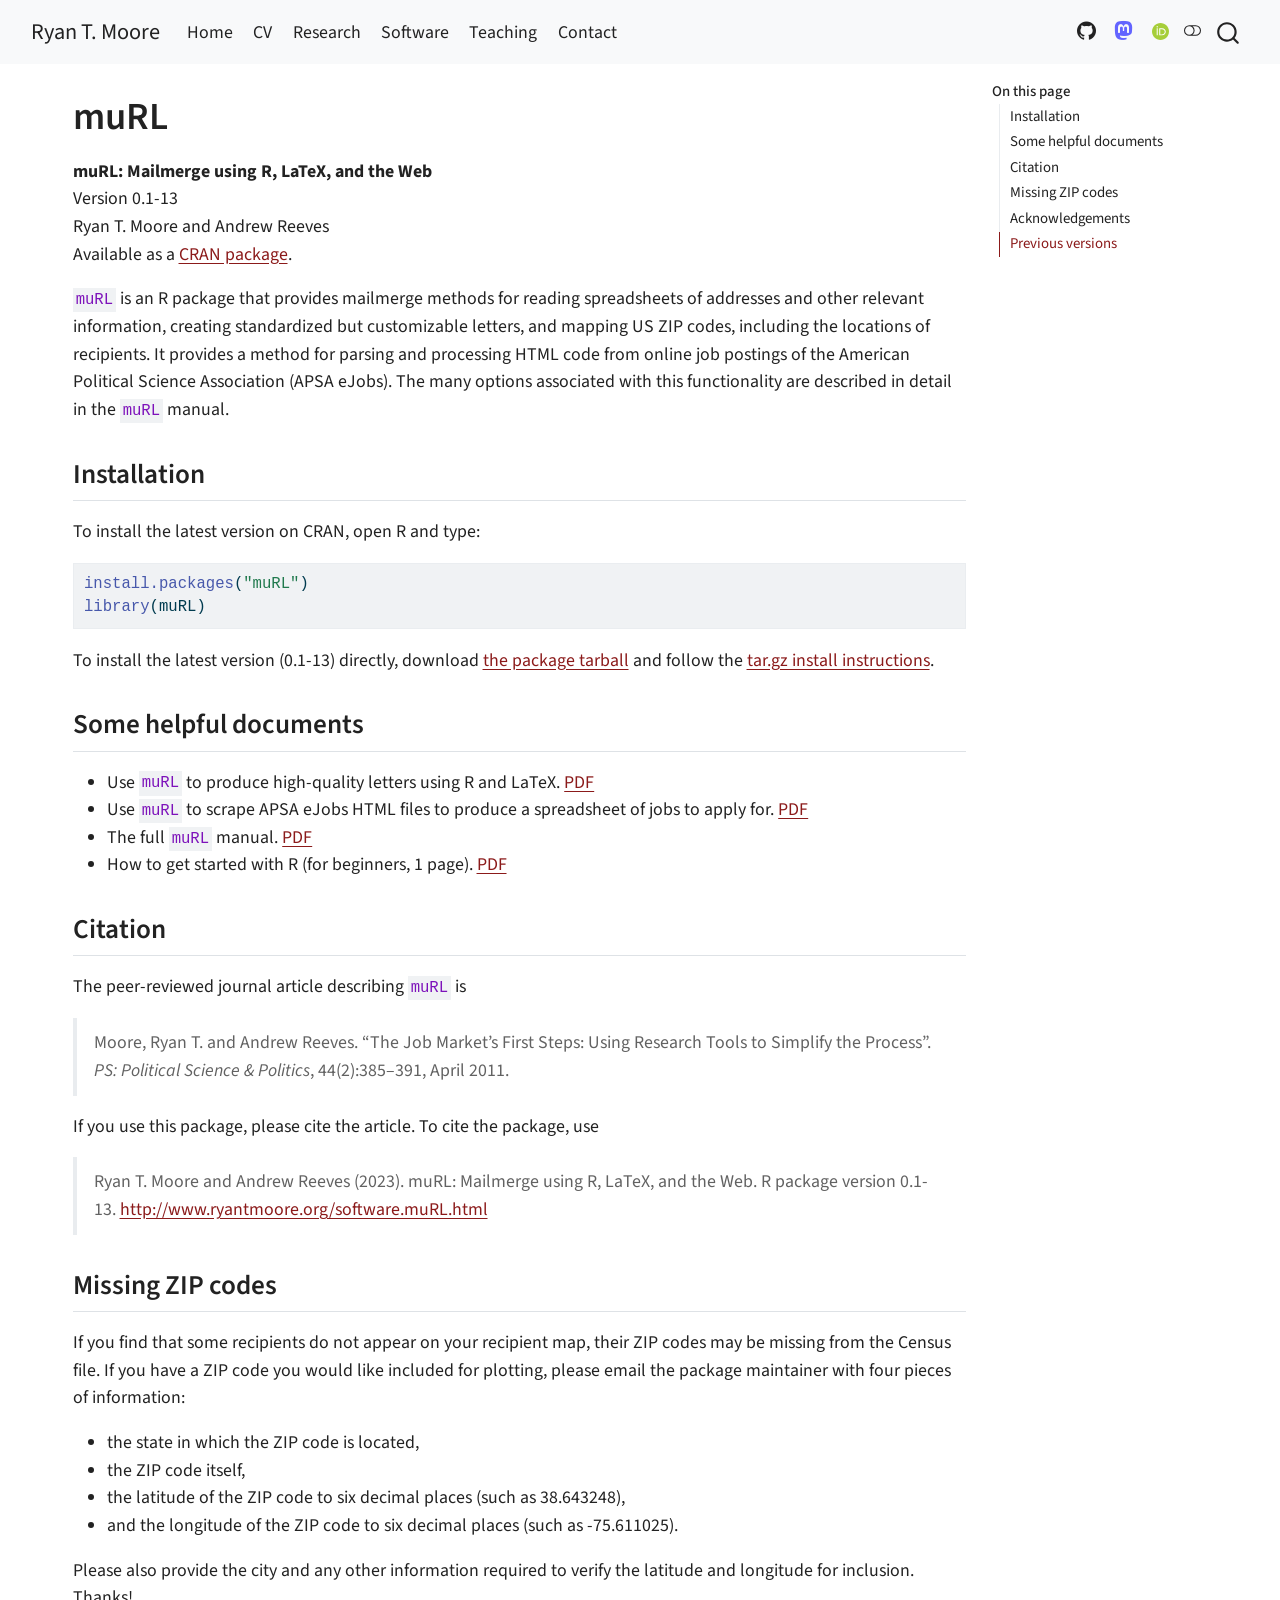
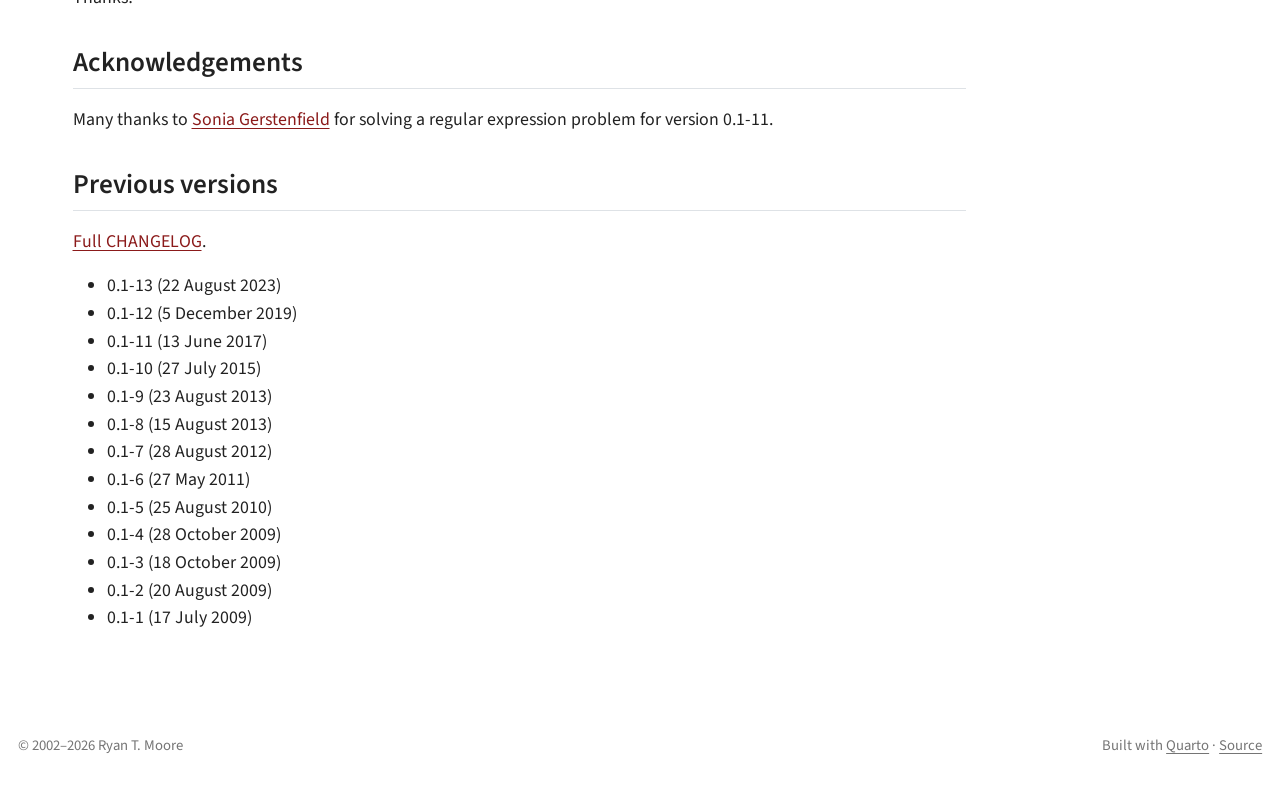
<file: software/murl.html>
<!DOCTYPE html>
<html xmlns="http://www.w3.org/1999/xhtml" lang="en" xml:lang="en"><head>

<meta charset="utf-8">
<meta name="generator" content="quarto-1.11.9">

<meta name="viewport" content="width=device-width, initial-scale=1.0, user-scalable=yes">


<title>muRL — Ryan T. Moore – Ryan T. Moore</title>
<style>
/* Default styles provided by pandoc.
** See https://pandoc.org/MANUAL.html#variables-for-html for config info.
*/
span.smallcaps{font-variant: small-caps;}
div.columns{display: flex; gap: 1.5em;}
div.column{flex: auto;}
@media screen {
div.columns{gap: min(4vw, 1.5em);}
div.column{overflow-x: auto;}
}
div.hanging-indent{margin-left: 1.5em; text-indent: -1.5em;}
ul.task-list{list-style: none;}
ul.task-list li input[type="checkbox"] {
  width: 0.8em;
  margin: 0 0.8em 0.2em -1em; /* quarto-specific, see https://github.com/quarto-dev/quarto-cli/issues/4556 */ 
  vertical-align: middle;
}
/* CSS for syntax highlighting */
html { -webkit-text-size-adjust: 100%; }
pre > code.sourceCode { white-space: pre; position: relative; }
pre > code.sourceCode > span { display: inline-block; line-height: 1.25; }
pre > code.sourceCode > span:empty { height: 1.2em; }
.sourceCode { overflow: visible; }
code.sourceCode > span { color: inherit; text-decoration: inherit; }
div.sourceCode { margin: 1em 0; }
pre.sourceCode { margin: 0; }
@media screen {
div.sourceCode { overflow: auto; }
}
@media print {
pre > code.sourceCode { white-space: pre-wrap; }
pre > code.sourceCode > span { text-indent: -5em; padding-left: 5em; }
}
pre.numberSource code
  { counter-reset: source-line 0; }
pre.numberSource code > span
  { position: relative; left: -4em; counter-increment: source-line; }
pre.numberSource code > span > a:first-child::before
  { content: counter(source-line);
    position: relative; left: -1em; text-align: right; vertical-align: baseline;
    border: none; display: inline-block;
    -webkit-touch-callout: none; -webkit-user-select: none;
    -khtml-user-select: none; -moz-user-select: none;
    -ms-user-select: none; user-select: none;
    padding: 0 4px; width: 4em;
  }
pre.numberSource { margin-left: 3em;  padding-left: 4px; }
div.sourceCode
  {   }
@media screen {
pre > code.sourceCode > span > a:first-child::before { text-decoration: underline; }
}
</style>


<script src="../site_libs/quarto-nav/quarto-nav.js"></script>
<script src="../site_libs/clipboard/clipboard.min.js"></script>
<script src="../site_libs/quarto-search/autocomplete.umd.js"></script>
<script src="../site_libs/quarto-search/fuse.min.js"></script>
<script src="../site_libs/quarto-search/quarto-search.js"></script>
<meta name="quarto:offset" content="../">
<script src="../site_libs/quarto-html/quarto.js" type="module"></script>
<script src="../site_libs/quarto-html/tabsets/tabsets.js" type="module"></script>
<script src="../site_libs/quarto-html/scrollable-regions/scrollable-regions.js" type="module"></script>
<script src="../site_libs/quarto-html/popper.min.js"></script>
<script src="../site_libs/quarto-html/tippy.umd.min.js"></script>
<script src="../site_libs/quarto-html/anchor.min.js"></script>
<link href="../site_libs/quarto-html/tippy.css" rel="stylesheet">
<link href="../site_libs/quarto-html/quarto-syntax-highlighting-63b5708e65d6cd79cd7618c58d0c21e7.css" rel="stylesheet" class="quarto-color-scheme" id="quarto-text-highlighting-styles">
<link href="../site_libs/quarto-html/quarto-syntax-highlighting-dark-447e42e69aaa9833c0ba1b986f430b20.css" rel="stylesheet" class="quarto-color-scheme quarto-color-alternate" id="quarto-text-highlighting-styles">
<link href="../site_libs/quarto-html/quarto-syntax-highlighting-63b5708e65d6cd79cd7618c58d0c21e7.css" rel="stylesheet" class="quarto-color-scheme-extra" id="quarto-text-highlighting-styles">
<script src="../site_libs/bootstrap/bootstrap.min.js"></script>
<link href="../site_libs/bootstrap/bootstrap-icons.css" rel="stylesheet">
<link href="../site_libs/bootstrap/bootstrap-ba321ac4a2f68656df8c4121b378bdc9.min.css" rel="stylesheet" append-hash="true" class="quarto-color-scheme" id="quarto-bootstrap" data-mode="light">
<link href="../site_libs/bootstrap/bootstrap-dark-917fff8b95f295a17f422db438b4a4e6.min.css" rel="stylesheet" append-hash="true" class="quarto-color-scheme quarto-color-alternate" id="quarto-bootstrap" data-mode="dark">
<link href="../site_libs/bootstrap/bootstrap-ba321ac4a2f68656df8c4121b378bdc9.min.css" rel="stylesheet" append-hash="true" class="quarto-color-scheme-extra" id="quarto-bootstrap" data-mode="light">
<script id="quarto-search-options" type="application/json">{
  "location": "navbar",
  "copy-button": false,
  "collapse-after": 3,
  "panel-placement": "end",
  "type": "overlay",
  "limit": 50,
  "keyboard-shortcut": [
    "f",
    "/",
    "s"
  ],
  "language": {
    "search-no-results-text": "No results",
    "search-matching-documents-text": "matching documents",
    "search-copy-link-title": "Copy link to search",
    "search-hide-matches-text": "Hide additional matches",
    "search-more-match-text": "more match in this document",
    "search-more-matches-text": "more matches in this document",
    "search-clear-button-title": "Clear",
    "search-text-placeholder": "",
    "search-detached-cancel-button-title": "Cancel",
    "search-submit-button-title": "Submit",
    "search-label": "Search"
  }
}</script>


<meta property="og:title" content="muRL — Ryan T. Moore">
<meta property="og:description" content="Academic webpage of Ryan T. Moore — Associate Professor of Government, American University; Senior Social Scientist, The Lab @ DC.">
<meta property="og:site_name" content="Ryan T. Moore">
</head>

<body class="nav-fixed quarto-light"><a id="quarto-skip-link" class="visually-hidden-focusable" href="#quarto-document-content">Skip to main content</a><script id="quarto-html-before-body" type="application/javascript">
    const toggleBodyColorMode = (bsSheetEl) => {
      const mode = bsSheetEl.getAttribute("data-mode");
      const bodyEl = window.document.querySelector("body");
      if (mode === "dark") {
        bodyEl.classList.add("quarto-dark");
        bodyEl.classList.remove("quarto-light");
      } else {
        bodyEl.classList.add("quarto-light");
        bodyEl.classList.remove("quarto-dark");
      }
    }
    const toggleBodyColorPrimary = () => {
      const bsSheetEl = window.document.querySelector("link#quarto-bootstrap:not([rel=disabled-stylesheet])");
      if (bsSheetEl) {
        toggleBodyColorMode(bsSheetEl);
      }
    }
    const setColorSchemeToggle = (alternate) => {
      const toggles = window.document.querySelectorAll('.quarto-color-scheme-toggle');
      for (let i=0; i < toggles.length; i++) {
        const toggle = toggles[i];
        if (toggle) {
          toggle.setAttribute("aria-checked", alternate ? "true" : "false");
          if (alternate) {
            toggle.classList.add("alternate");
          } else {
            toggle.classList.remove("alternate");
          }
        }
      }
    };
    const toggleColorMode = (alternate) => {
      // Switch the stylesheets
      const primaryStylesheets = window.document.querySelectorAll('link.quarto-color-scheme:not(.quarto-color-alternate)');
      const alternateStylesheets = window.document.querySelectorAll('link.quarto-color-scheme.quarto-color-alternate');
      manageTransitions('#quarto-margin-sidebar .nav-link', false);
      if (alternate) {
        // note: dark is layered on light, we don't disable primary!
        enableStylesheet(alternateStylesheets);
        for (const sheetNode of alternateStylesheets) {
          if (sheetNode.id === "quarto-bootstrap") {
            toggleBodyColorMode(sheetNode);
          }
        }
      } else {
        disableStylesheet(alternateStylesheets);
        enableStylesheet(primaryStylesheets)
        toggleBodyColorPrimary();
      }
      manageTransitions('#quarto-margin-sidebar .nav-link', true);
      // Switch the toggles
      setColorSchemeToggle(alternate)
    }
    // Hack to workaround the fact that safari doesn't
    // properly recolor the scrollbar when toggling (#1455).
    // Not run on load: stylesheets are set before first paint there, and
    // scrolling would undo the scroll to a URL fragment (#14973).
    // The one pixel nudge keeps the reader where they were.
    const refreshSafariScrollbar = () => {
      if (navigator.userAgent.indexOf('Safari') > 0 && navigator.userAgent.indexOf('Chrome') == -1) {
        manageTransitions("body", false);
        const scrollY = window.scrollY;
        window.scrollTo(0, scrollY > 0 ? scrollY - 1 : 1);
        setTimeout(() => {
          window.scrollTo(0, scrollY);
          manageTransitions("body", true);
        }, 40);
      }
    }
    const disableStylesheet = (stylesheets) => {
      for (let i=0; i < stylesheets.length; i++) {
        const stylesheet = stylesheets[i];
        stylesheet.rel = 'disabled-stylesheet';
      }
    }
    const enableStylesheet = (stylesheets) => {
      for (let i=0; i < stylesheets.length; i++) {
        const stylesheet = stylesheets[i];
        if(stylesheet.rel !== 'stylesheet') { // for Chrome, which will still FOUC without this check
          stylesheet.rel = 'stylesheet';
        }
      }
    }
    const manageTransitions = (selector, allowTransitions) => {
      const els = window.document.querySelectorAll(selector);
      for (let i=0; i < els.length; i++) {
        const el = els[i];
        if (allowTransitions) {
          el.classList.remove('notransition');
        } else {
          el.classList.add('notransition');
        }
      }
    }
    const isFileUrl = () => {
      return window.location.protocol === 'file:';
    }
    const hasAlternateSentinel = () => {
      let styleSentinel = getColorSchemeSentinel();
      if (styleSentinel !== null) {
        return styleSentinel === "alternate";
      } else {
        return false;
      }
    }
    const setStyleSentinel = (alternate) => {
      const value = alternate ? "alternate" : "default";
      if (!isFileUrl()) {
        window.localStorage.setItem("quarto-color-scheme", value);
      } else {
        localAlternateSentinel = value;
      }
    }
    const getColorSchemeSentinel = () => {
      if (!isFileUrl()) {
        const storageValue = window.localStorage.getItem("quarto-color-scheme");
        return storageValue != null ? storageValue : localAlternateSentinel;
      } else {
        return localAlternateSentinel;
      }
    }
    const toggleGiscusIfUsed = (isAlternate, darkModeDefault) => {
      const baseTheme = document.querySelector('#giscus-base-theme')?.value ?? 'light';
      const alternateTheme = document.querySelector('#giscus-alt-theme')?.value ?? 'dark';
      let newTheme = '';
      if(authorPrefersDark) {
        newTheme = isAlternate ? baseTheme : alternateTheme;
      } else {
        newTheme = isAlternate ? alternateTheme : baseTheme;
      }
      const changeGiscusTheme = () => {
        // From: https://github.com/giscus/giscus/issues/336
        const sendMessage = (message) => {
          const iframe = document.querySelector('iframe.giscus-frame');
          if (!iframe) return;
          iframe.contentWindow.postMessage({ giscus: message }, 'https://giscus.app');
        }
        sendMessage({
          setConfig: {
            theme: newTheme
          }
        });
      }
      const isGiscussLoaded = window.document.querySelector('iframe.giscus-frame') !== null;
      if (isGiscussLoaded) {
        changeGiscusTheme();
      }
    };
    const authorPrefersDark = false;
    const darkModeDefault = authorPrefersDark;
      document.querySelector('link#quarto-text-highlighting-styles.quarto-color-scheme-extra').rel = 'disabled-stylesheet';
      document.querySelector('link#quarto-bootstrap.quarto-color-scheme-extra').rel = 'disabled-stylesheet';
    let localAlternateSentinel = darkModeDefault ? 'alternate' : 'default';
    // Dark / light mode switch
    window.quartoToggleColorScheme = () => {
      // Read the current dark / light value
      let toAlternate = !hasAlternateSentinel();
      toggleColorMode(toAlternate);
      refreshSafariScrollbar();
      setStyleSentinel(toAlternate);
      toggleGiscusIfUsed(toAlternate, darkModeDefault);
      window.dispatchEvent(new Event('resize'));
    };
    // Switch to dark mode if need be
    if (hasAlternateSentinel()) {
      toggleColorMode(true);
    } else {
      toggleColorMode(false);
    }
  </script>

<div id="quarto-search-results"></div>
  <header id="quarto-header" class="headroom fixed-top">
    <nav class="navbar navbar-expand-lg " data-bs-theme="dark" aria-label="Site">
      <div class="navbar-container container-fluid">
      <div class="navbar-brand-container mx-auto">
    <a class="navbar-brand" href="../index.html">
    <span class="navbar-title">Ryan T. Moore</span>
    </a>
  </div>
          <button class="navbar-toggler" type="button" data-bs-toggle="collapse" data-bs-target="#navbarCollapse" aria-controls="navbarCollapse" aria-expanded="false" aria-label="Toggle navigation" onclick="if (window.quartoToggleHeadroom) { window.quartoToggleHeadroom(); }">
  <span class="navbar-toggler-icon"></span>
</button>
          <div class="collapse navbar-collapse" id="navbarCollapse">
            <ul class="navbar-nav navbar-nav-scroll me-auto">
  <li class="nav-item">
    <a class="nav-link" href="../index.html"> 
<span class="menu-text">Home</span></a>
  </li>  
  <li class="nav-item">
    <a class="nav-link" href="../files/cvRTMoore.pdf"> 
<span class="menu-text">CV</span></a>
  </li>  
  <li class="nav-item">
    <a class="nav-link" href="../research.html"> 
<span class="menu-text">Research</span></a>
  </li>  
  <li class="nav-item">
    <a class="nav-link" href="../software.html"> 
<span class="menu-text">Software</span></a>
  </li>  
  <li class="nav-item">
    <a class="nav-link" href="../teaching.html"> 
<span class="menu-text">Teaching</span></a>
  </li>  
  <li class="nav-item">
    <a class="nav-link" href="../contact.html"> 
<span class="menu-text">Contact</span></a>
  </li>  
</ul>
            <ul class="navbar-nav navbar-nav-scroll ms-auto">
  <li class="nav-item compact">
    <a class="nav-link" href="https://github.com/ryantmoore"> <i class="bi bi-github" role="img" aria-label="GitHub">
</i> 
<span class="menu-text"></span></a>
  </li>  
  <li class="nav-item compact">
    <a class="nav-link" href="https://masto.nu/@ryantmoore"> <i class="bi bi-mastodon" role="img" aria-label="Mastodon">
</i> 
<span class="menu-text"></span></a>
  </li>  
  <li class="nav-item">
    <a class="nav-link" href="https://orcid.org/0000-0002-3916-8113" rel="me"> 
<span class="menu-text">ORCID</span></a>
  </li>  
</ul>
          </div> <!-- /navcollapse -->
            <div class="quarto-navbar-tools">
  <button type="button" role="switch" aria-checked="false" class="quarto-color-scheme-toggle quarto-navigation-tool  px-1" onclick="window.quartoToggleColorScheme(); return false;" title="Toggle dark mode" aria-label="Toggle dark mode"><i class="bi"></i></button>
</div>
            <div id="quarto-search" class="" title="Search"></div>
      </div> <!-- /container-fluid -->
    </nav>
</header>
<!-- content -->
<div id="quarto-content" class="quarto-container page-columns page-rows-contents page-layout-full page-navbar">
<!-- sidebar -->
<!-- margin-sidebar -->
    <div id="quarto-margin-sidebar" class="sidebar margin-sidebar">
        <nav id="TOC" role="doc-toc" aria-labelledby="toc-title" class="toc-active">
    <h2 id="toc-title">On this page</h2>
   
  <ul>
  <li><a href="#installation" id="toc-installation" class="nav-link active" data-scroll-target="#installation">Installation</a></li>
  <li><a href="#some-helpful-documents" id="toc-some-helpful-documents" class="nav-link" data-scroll-target="#some-helpful-documents">Some helpful documents</a></li>
  <li><a href="#citation" id="toc-citation" class="nav-link" data-scroll-target="#citation">Citation</a></li>
  <li><a href="#missing-zip-codes" id="toc-missing-zip-codes" class="nav-link" data-scroll-target="#missing-zip-codes">Missing ZIP codes</a></li>
  <li><a href="#acknowledgements" id="toc-acknowledgements" class="nav-link" data-scroll-target="#acknowledgements">Acknowledgements</a></li>
  <li><a href="#previous-versions" id="toc-previous-versions" class="nav-link" data-scroll-target="#previous-versions">Previous versions</a></li>
  </ul>
</nav>
    </div>
<!-- main -->
<main class="content column-page-left" id="quarto-document-content" tabindex="-1">


<header id="title-block-header" class="quarto-title-block default">
<div class="quarto-title">
<h1 class="title">muRL</h1>
</div>



<div class="quarto-title-meta column-page-left">

    
  
    
  </div>
  


</header>


<p><strong>muRL: Mailmerge using R, LaTeX, and the Web</strong><br>
Version 0.1-13<br>
Ryan T. Moore and Andrew Reeves<br>
Available as a <a href="http://cran.r-project.org/web/packages/muRL/index.html">CRAN package</a>.</p>
<p><code>muRL</code> is an R package that provides mailmerge methods for reading spreadsheets of addresses and other relevant information, creating standardized but customizable letters, and mapping US ZIP codes, including the locations of recipients. It provides a method for parsing and processing HTML code from online job postings of the American Political Science Association (APSA eJobs). The many options associated with this functionality are described in detail in the <code>muRL</code> manual.</p>
<section id="installation" class="level2">
<h2 class="anchored" data-anchor-id="installation">Installation</h2>
<p>To install the latest version on CRAN, open R and type:</p>
<div class="code-copy-outer-scaffold"><div class="sourceCode" id="cb1"><pre class="sourceCode r code-with-copy"><code class="sourceCode r"><span id="cb1-1"><a href="#cb1-1" aria-hidden="true" tabindex="-1"></a><span class="fu">install.packages</span>(<span class="st">"muRL"</span>)</span>
<span id="cb1-2"><a href="#cb1-2" aria-hidden="true" tabindex="-1"></a><span class="fu">library</span>(muRL)</span></code></pre></div><button title="Copy to Clipboard" class="code-copy-button"><i class="bi"></i></button></div>
<p>To install the latest version (0.1-13) directly, download <a href="../files/software/muRL_0.1-13.tar.gz">the package tarball</a> and follow the <a href="../software/install-targz.html">tar.gz install instructions</a>.</p>
</section>
<section id="some-helpful-documents" class="level2">
<h2 class="anchored" data-anchor-id="some-helpful-documents">Some helpful documents</h2>
<ul>
<li>Use <code>muRL</code> to produce high-quality letters using R and LaTeX. <a href="../files/software/murlvignPS.pdf">PDF</a></li>
<li>Use <code>muRL</code> to scrape APSA eJobs HTML files to produce a spreadsheet of jobs to apply for. <a href="../files/software/murlejobsPS.pdf">PDF</a></li>
<li>The full <code>muRL</code> manual. <a href="http://cran.r-project.org/web/packages/muRL/muRL.pdf">PDF</a></li>
<li>How to get started with R (for beginners, 1 page). <a href="../files/ht/htr.pdf">PDF</a></li>
</ul>
</section>
<section id="citation" class="level2">
<h2 class="anchored" data-anchor-id="citation">Citation</h2>
<p>The peer-reviewed journal article describing <code>muRL</code> is</p>
<blockquote class="blockquote">
<p>Moore, Ryan T. and Andrew Reeves. “The Job Market’s First Steps: Using Research Tools to Simplify the Process”. <em>PS: Political Science &amp; Politics</em>, 44(2):385–391, April 2011.</p>
</blockquote>
<p>If you use this package, please cite the article. To cite the package, use</p>
<blockquote class="blockquote">
<p>Ryan T. Moore and Andrew Reeves (2023). muRL: Mailmerge using R, LaTeX, and the Web. R package version 0.1-13. <a href="http://www.ryantmoore.org/software.muRL.html" class="uri">http://www.ryantmoore.org/software.muRL.html</a></p>
</blockquote>
</section>
<section id="missing-zip-codes" class="level2">
<h2 class="anchored" data-anchor-id="missing-zip-codes">Missing ZIP codes</h2>
<p>If you find that some recipients do not appear on your recipient map, their ZIP codes may be missing from the Census file. If you have a ZIP code you would like included for plotting, please email the package maintainer with four pieces of information:</p>
<ul>
<li>the state in which the ZIP code is located,</li>
<li>the ZIP code itself,</li>
<li>the latitude of the ZIP code to six decimal places (such as 38.643248),</li>
<li>and the longitude of the ZIP code to six decimal places (such as -75.611025).</li>
</ul>
<p>Please also provide the city and any other information required to verify the latitude and longitude for inclusion. Thanks!</p>
</section>
<section id="acknowledgements" class="level2">
<h2 class="anchored" data-anchor-id="acknowledgements">Acknowledgements</h2>
<p>Many thanks to <a href="https://github.com/sgerstt">Sonia Gerstenfield</a> for solving a regular expression problem for version 0.1-11.</p>
</section>
<section id="previous-versions" class="level2">
<h2 class="anchored" data-anchor-id="previous-versions">Previous versions</h2>
<p><a href="http://cran.r-project.org/web/packages/muRL/ChangeLog">Full CHANGELOG</a>.</p>
<ul>
<li>0.1-13 (22 August 2023)</li>
<li>0.1-12 (5 December 2019)</li>
<li>0.1-11 (13 June 2017)</li>
<li>0.1-10 (27 July 2015)</li>
<li>0.1-9 (23 August 2013)</li>
<li>0.1-8 (15 August 2013)</li>
<li>0.1-7 (28 August 2012)</li>
<li>0.1-6 (27 May 2011)</li>
<li>0.1-5 (25 August 2010)</li>
<li>0.1-4 (28 October 2009)</li>
<li>0.1-3 (18 October 2009)</li>
<li>0.1-2 (20 August 2009)</li>
<li>0.1-1 (17 July 2009)</li>
</ul>


</section>

</main> <!-- /main -->
<script id="quarto-html-after-body" type="application/javascript">
  window.document.addEventListener("DOMContentLoaded", function (event) {
    // Ensure there is a toggle, if there isn't float one in the top right
    if (window.document.querySelector('.quarto-color-scheme-toggle') === null) {
      const toggle = window.document.createElement('button');
      toggle.type = "button";
      toggle.setAttribute("role", "switch");
      toggle.setAttribute("aria-checked", "false");
      toggle.classList.add('top-right');
      toggle.classList.add('quarto-color-scheme-toggle');
      toggle.setAttribute("aria-label", "Toggle dark mode");
      toggle.onclick = function() { try { window.quartoToggleColorScheme(); } catch {} return false; };
      const i = window.document.createElement("i");
      i.classList.add('bi');
      toggle.appendChild(i);
      // Put the toggle in a landmark of its own, so that landmark navigation
      // can reach it.
      //
      // The container is always a fresh direct child of body, and the toggle is
      // never moved into page furniture that the theme or the author controls.
      // The toggle is positioned against the page, so any ancestor that
      // establishes a containing block captures it: a positioned element or a
      // grid for position: absolute, and transform, filter, will-change or
      // contain for position: fixed. A direct child of body has none of these
      // to inherit, and the shift when one appears is silent and visual.
      //
      // ARIA says a document should have at most one banner, and axe reports a
      // duplicate whether or not the banners carry distinct labels. So use a
      // header when the page has no banner yet, and a named region otherwise.
      //
      // A header is a banner wherever it sits, unless it is inside sectioning
      // content, so this cannot just look at the children of body: a custom
      // page layout wraps the title block header in a plain div. An explicit
      // role="banner" always counts.
      const sectioning = 'article, aside, main, nav, section, [role="article"], [role="complementary"], [role="main"], [role="navigation"], [role="region"]';
      const hasBanner = Array.from(
        window.document.querySelectorAll('header:not([role]), [role="banner"]')
      ).some(function(el) {
        return el.hasAttribute("role") || el.closest(sectioning) === null;
      });
      const container = window.document.createElement(hasBanner ? "div" : "header");
      if (hasBanner) {
        container.setAttribute("role", "region");
        container.setAttribute("aria-label", "Toggle dark mode");
      }
      container.classList.add('quarto-color-scheme-toggle-container');
      container.appendChild(toggle);
      window.document.body.appendChild(container);
    }
    setColorSchemeToggle(hasAlternateSentinel())
    const icon = "";
    const anchorJS = new window.AnchorJS();
    anchorJS.options = {
      placement: 'right',
      icon: icon
    };
    anchorJS.add('.anchored');
    const isCodeAnnotation = (el) => {
      for (const clz of el.classList) {
        if (clz.startsWith('code-annotation-')) {                     
          return true;
        }
      }
      return false;
    }
    const onCopySuccess = function(e) {
      // button target
      const button = e.trigger;
      // don't keep focus
      button.blur();
      // flash "checked"
      button.classList.add('code-copy-button-checked');
      var currentTitle = button.getAttribute("title");
      button.setAttribute("title", "Copied!");
      let tooltip;
      if (window.bootstrap) {
        button.setAttribute("data-bs-toggle", "tooltip");
        button.setAttribute("data-bs-placement", "left");
        button.setAttribute("data-bs-title", "Copied!");
        tooltip = new bootstrap.Tooltip(button, 
          { trigger: "manual", 
            customClass: "code-copy-button-tooltip",
            offset: [0, -8]});
        tooltip.show();    
      }
      setTimeout(function() {
        if (tooltip) {
          tooltip.hide();
          button.removeAttribute("data-bs-title");
          button.removeAttribute("data-bs-toggle");
          button.removeAttribute("data-bs-placement");
        }
        button.setAttribute("title", currentTitle);
        button.classList.remove('code-copy-button-checked');
      }, 1000);
      // clear code selection
      e.clearSelection();
    }
    const getTextToCopy = function(trigger) {
      const outerScaffold = trigger.parentElement.cloneNode(true);
      const codeEl = outerScaffold.querySelector('code');
      for (const childEl of codeEl.children) {
        if (isCodeAnnotation(childEl)) {
          childEl.remove();
        }
      }
      return codeEl.innerText;
    }
    const clipboard = new window.ClipboardJS('.code-copy-button:not([data-in-quarto-modal])', {
      text: getTextToCopy
    });
    clipboard.on('success', onCopySuccess);
    if (window.document.getElementById('quarto-embedded-source-code-modal')) {
      const clipboardModal = new window.ClipboardJS('.code-copy-button[data-in-quarto-modal]', {
        text: getTextToCopy,
        container: window.document.getElementById('quarto-embedded-source-code-modal')
      });
      clipboardModal.on('success', onCopySuccess);
    }
      var localhostRegex = new RegExp(/^(?:http|https):\/\/localhost\:?[0-9]*\//);
      var mailtoRegex = new RegExp(/^mailto:/);
        var filterRegex = new RegExp("https:\/\/ryantmoore\.org");
      const newWindowLabel = "(opens in a new tab)";
      const newWindowNoteId = "quarto-ext-newwindow-label";
      // Links reference one hidden label through aria-describedby, so the
      // announcement never changes their accessible name.
      var describeNewWindow = (link) => {
        if (!window.document.getElementById(newWindowNoteId)) {
          var newWindowNote = window.document.createElement("span");
          newWindowNote.id = newWindowNoteId;
          newWindowNote.hidden = true;
          newWindowNote.textContent = newWindowLabel;
          window.document.body.appendChild(newWindowNote);
        }
        var describedBy = (link.getAttribute("aria-describedby") || "").split(/\s+/).filter(Boolean);
        if (!describedBy.includes(newWindowNoteId)) {
          describedBy.push(newWindowNoteId);
          link.setAttribute("aria-describedby", describedBy.join(" "));
        }
      }
      var isInternal = (href) => {
          return filterRegex.test(href) || localhostRegex.test(href) || mailtoRegex.test(href);
      }
      // Inspect non-navigation links and adorn them if external
      window.quartoDecorateExternalLinks = function (root) {
     var links = (root || window.document).querySelectorAll('a[href]:not(.nav-link):not(.navbar-brand):not(.toc-action):not(.sidebar-link):not(.sidebar-item-toggle):not(.pagination-link):not(.no-external):not([aria-hidden]):not(.dropdown-item):not(.quarto-navigation-tool):not(.about-link)');
      for (var i=0; i<links.length; i++) {
        const link = links[i];
        if (!isInternal(link.href)) {
          // undo the damage that might have been done by quarto-nav.js in the case of
          // links that we want to consider external
          if (link.dataset.originalHref !== undefined) {
            link.href = link.dataset.originalHref;
          }
            // target, if specified
            link.setAttribute("target", "_blank");
            if (link.getAttribute("rel") === null) {
              link.setAttribute("rel", "noopener");
            }
            describeNewWindow(link);
          if (!link.classList.contains('no-external-icon')) {
          }
        }
      }
      };
      window.quartoDecorateExternalLinks(window.document);
    // Esc closes the popup (WCAG 1.4.13) and focus leaving both trigger and
    // popup closes it (WCAG 2.4.11); tippy handles neither for interactive popups.
    const hideOnEscAndFocusOut = {
      name: 'hideOnEscAndFocusOut',
      defaultValue: true,
      fn(instance) {
        const dismiss = () => {
          // A show scheduled by the trigger delay would otherwise reopen it
          instance.clearDelayTimeouts();
          instance.hide();
        };
        const onKeyDown = (event) => {
          if (event.key !== 'Escape') {
            return;
          }
          // Keep Esc from also reaching page handlers (e.g. reveal.js overview),
          // except an open reveal.js slide menu, which Esc should close too.
          // The menu handles keys only when its keyboard option is on.
          const menuHandlesEsc = window.Reveal?.getPlugin?.('menu')?.isOpen() &&
            window.Reveal.getConfig().menu?.keyboard !== false;
          if (!menuHandlesEsc) {
            event.stopPropagation();
          }
          if (instance.popper.contains(window.document.activeElement)) {
            // Disabled while refocusing so the focus trigger does not reopen it
            instance.disable();
            instance.reference.focus();
            instance.enable();
          }
          dismiss();
        };
        const onFocusOut = (event) => {
          const target = event.relatedTarget;
          if (target && !instance.reference.contains(target) &&
              !instance.popper.contains(target)) {
            dismiss();
          }
        };
        // On the trigger too: a click trigger (code-annotations: select) has no
        // blur handling. Attached for the instance's lifetime so leaving the
        // trigger also cancels a show still pending on the trigger delay.
        instance.reference.addEventListener('focusout', onFocusOut);
        return {
          onShow() {
            window.document.addEventListener('keydown', onKeyDown, true);
            instance.popper.addEventListener('focusout', onFocusOut);
          },
          onHide() {
            window.document.removeEventListener('keydown', onKeyDown, true);
            instance.popper.removeEventListener('focusout', onFocusOut);
          },
          onDestroy() {
            instance.reference.removeEventListener('focusout', onFocusOut);
          },
        };
      },
    };
    function tippyHover(el, contentFn, onTriggerFn, onUntriggerFn) {
      const config = {
        allowHTML: true,
        maxWidth: 500,
        delay: 100,
        arrow: false,
        appendTo: function(el) {
            return el.parentElement;
        },
        interactive: true,
        interactiveBorder: 10,
        theme: 'quarto',
        placement: 'bottom-start',
        plugins: [hideOnEscAndFocusOut],
      };
      if (contentFn) {
        config.content = contentFn;
      }
      if (onTriggerFn) {
        config.onTrigger = onTriggerFn;
      }
      if (onUntriggerFn) {
        config.onUntrigger = onUntriggerFn;
      }
      window.tippy(el, config); 
    }
    const noterefs = window.document.querySelectorAll('a[role="doc-noteref"]');
    for (var i=0; i<noterefs.length; i++) {
      const ref = noterefs[i];
      tippyHover(ref, function() {
        // use id or data attribute instead here
        let href = ref.getAttribute('data-footnote-href') || ref.getAttribute('href');
        try { href = new URL(href).hash; } catch {}
        const id = href.replace(/^#\/?/, "");
        const note = window.document.getElementById(id);
        if (note) {
          return note.innerHTML;
        } else {
          return "";
        }
      });
    }
    const xrefs = window.document.querySelectorAll('a.quarto-xref');
    const processXRef = (id, note) => {
      // Strip column container classes
      const stripColumnClz = (el) => {
        el.classList.remove("page-full", "page-columns");
        if (el.children) {
          for (const child of el.children) {
            stripColumnClz(child);
          }
        }
      }
      stripColumnClz(note)
      if (id === null || id.startsWith('sec-')) {
        // Special case sections, only their first couple elements
        const container = document.createElement("div");
        if (note.children && note.children.length > 2) {
          container.appendChild(note.children[0].cloneNode(true));
          for (let i = 1; i < note.children.length; i++) {
            const child = note.children[i];
            if (child.tagName === "P" && child.innerText === "") {
              continue;
            } else {
              container.appendChild(child.cloneNode(true));
              break;
            }
          }
          if (window.Quarto?.typesetMath) {
            window.Quarto.typesetMath(container);
          }
          return container.innerHTML
        } else {
          if (window.Quarto?.typesetMath) {
            window.Quarto.typesetMath(note);
          }
          return note.innerHTML;
        }
      } else {
        // Remove any anchor links if they are present
        const anchorLink = note.querySelector('a.anchorjs-link');
        if (anchorLink) {
          anchorLink.remove();
        }
        if (window.Quarto?.typesetMath) {
          window.Quarto.typesetMath(note);
        }
        if (note.classList.contains("callout")) {
          return note.outerHTML;
        } else {
          return note.innerHTML;
        }
      }
    }
    for (var i=0; i<xrefs.length; i++) {
      const xref = xrefs[i];
      tippyHover(xref, undefined, function(instance) {
        instance.disable();
        let url = xref.getAttribute('href');
        let hash = undefined; 
        if (url.startsWith('#')) {
          hash = url;
        } else {
          try { hash = new URL(url).hash; } catch {}
        }
        if (hash) {
          const id = hash.replace(/^#\/?/, "");
          const note = window.document.getElementById(id);
          if (note !== null) {
            try {
              const html = processXRef(id, note.cloneNode(true));
              instance.setContent(html);
            } finally {
              instance.enable();
              instance.show();
            }
          } else {
            // See if we can fetch this
            fetch(url.split('#')[0])
            .then(res => res.text())
            .then(html => {
              const parser = new DOMParser();
              const htmlDoc = parser.parseFromString(html, "text/html");
              const note = htmlDoc.getElementById(id);
              if (note !== null) {
                const html = processXRef(id, note);
                instance.setContent(html);
              } 
            }).finally(() => {
              instance.enable();
              instance.show();
            });
          }
        } else {
          // See if we can fetch a full url (with no hash to target)
          // This is a special case and we should probably do some content thinning / targeting
          fetch(url)
          .then(res => res.text())
          .then(html => {
            const parser = new DOMParser();
            const htmlDoc = parser.parseFromString(html, "text/html");
            const note = htmlDoc.querySelector('main.content');
            if (note !== null) {
              // This should only happen for chapter cross references
              // (since there is no id in the URL)
              // remove the first header
              if (note.children.length > 0 && note.children[0].tagName === "HEADER") {
                note.children[0].remove();
              }
              const html = processXRef(null, note);
              instance.setContent(html);
            } 
          }).finally(() => {
            instance.enable();
            instance.show();
          });
        }
      }, function(instance) {
      });
    }
        let selectedAnnoteEl;
        const selectorForAnnotation = ( cell, annotation) => {
          let cellAttr = 'data-code-cell="' + cell + '"';
          let lineAttr = 'data-code-annotation="' +  annotation + '"';
          const selector = 'span[' + cellAttr + '][' + lineAttr + ']';
          return selector;
        }
        const selectCodeLines = (annoteEl) => {
          const doc = window.document;
          const targetCell = annoteEl.getAttribute("data-target-cell");
          const targetAnnotation = annoteEl.getAttribute("data-target-annotation");
          const annoteSpan = window.document.querySelector(selectorForAnnotation(targetCell, targetAnnotation));
          const lines = annoteSpan.getAttribute("data-code-lines").split(",");
          const lineIds = lines.map((line) => {
            return targetCell + "-" + line;
          })
          // Each band is positioned against its own containing block, which is
          // not the offsetParent of the lines, so place it from client rects.
          const placeBand = (band, firstEl, lastEl, codeBlock) => {
            const container = band.offsetParent;
            if (container === null) {
              return;
            }
            const containerRect = container.getBoundingClientRect();
            // Reveal.js scales slides with a transform, so convert client
            // pixels back to the CSS pixels of the container.
            const scale = containerRect.height / container.offsetHeight || 1;
            const firstRect = firstEl.getBoundingClientRect();
            const lastRect = lastEl.getBoundingClientRect();
            const top = (firstRect.top - containerRect.top) / scale - container.clientTop + container.scrollTop;
            const height = (lastRect.bottom - firstRect.top) / scale;
            band.style.top = top - 2 + "px";
            band.style.height = height + 4 + "px";
            if (codeBlock) {
              // Without the copy button wrapper, the containing block is wider
              // than the code block, so span the code block explicitly.
              const blockRect = codeBlock.getBoundingClientRect();
              band.style.left = (blockRect.left - containerRect.left) / scale - container.clientLeft + container.scrollLeft + "px";
              band.style.width = blockRect.width / scale + "px";
            }
          };
          if (lineIds.length > 0) {
            const el = window.document.getElementById(lineIds[0]);
            const lastEl = window.document.getElementById(lineIds[lineIds.length - 1]);
            const parent = el.parentElement.parentElement;
            // cook up a div (if necessary) and position it
            let div = window.document.getElementById("code-annotation-line-highlight");
            if (div === null) {
              div = window.document.createElement("div");
              div.setAttribute("id", "code-annotation-line-highlight");
              div.style.position = 'absolute';
              parent.appendChild(div);
            }
            placeBand(div, el, lastEl, parent.closest("div.sourceCode") || parent);
            let gutterDiv = window.document.getElementById("code-annotation-line-highlight-gutter");
            if (gutterDiv === null) {
              gutterDiv = window.document.createElement("div");
              gutterDiv.setAttribute("id", "code-annotation-line-highlight-gutter");
              gutterDiv.style.position = 'absolute';
              const codeCell = window.document.getElementById(targetCell);
              const gutter = codeCell.querySelector('.code-annotation-gutter');
              gutter.appendChild(gutterDiv);
            }
            placeBand(gutterDiv, el, lastEl);
            selectedAnnoteEl = annoteEl;
          }
        };
        const unselectCodeLines = () => {
          const elementsIds = ["code-annotation-line-highlight", "code-annotation-line-highlight-gutter"];
          elementsIds.forEach((elId) => {
            const div = window.document.getElementById(elId);
            if (div) {
              div.remove();
            }
          });
          selectedAnnoteEl = undefined;
        };
          // Handle positioning of the toggle
      window.addEventListener(
        "resize",
        throttle(() => {
          elRect = undefined;
          if (selectedAnnoteEl) {
            selectCodeLines(selectedAnnoteEl);
          }
        }, 10)
      );
      function throttle(fn, ms) {
      let throttle = false;
      let timer;
        return (...args) => {
          if(!throttle) { // first call gets through
              fn.apply(this, args);
              throttle = true;
          } else { // all the others get throttled
              if(timer) clearTimeout(timer); // cancel #2
              timer = setTimeout(() => {
                fn.apply(this, args);
                timer = throttle = false;
              }, ms);
          }
        };
      }
        // Attach click handler to the DT
        const annoteDls = window.document.querySelectorAll('dt[data-target-cell]');
        for (const annoteDlNode of annoteDls) {
          annoteDlNode.addEventListener('click', (event) => {
            const clickedEl = event.target;
            if (clickedEl !== selectedAnnoteEl) {
              unselectCodeLines();
              const activeEl = window.document.querySelector('dt[data-target-cell].code-annotation-active');
              if (activeEl) {
                activeEl.classList.remove('code-annotation-active');
              }
              selectCodeLines(clickedEl);
              clickedEl.classList.add('code-annotation-active');
            } else {
              // Unselect the line
              unselectCodeLines();
              clickedEl.classList.remove('code-annotation-active');
            }
          });
        }
    const findCites = (el) => {
      const parentEl = el.parentElement;
      if (parentEl) {
        const cites = parentEl.dataset.cites;
        if (cites) {
          return {
            el,
            cites: cites.split(' ')
          };
        } else {
          return findCites(el.parentElement)
        }
      } else {
        return undefined;
      }
    };
    var bibliorefs = window.document.querySelectorAll('a[role="doc-biblioref"]');
    for (var i=0; i<bibliorefs.length; i++) {
      const ref = bibliorefs[i];
      const citeInfo = findCites(ref);
      if (citeInfo) {
        tippyHover(citeInfo.el, function() {
          var popup = window.document.createElement('div');
          citeInfo.cites.forEach(function(cite) {
            var citeDiv = window.document.createElement('div');
            citeDiv.classList.add('hanging-indent');
            citeDiv.classList.add('csl-entry');
            var biblioDiv = window.document.getElementById('ref-' + cite);
            if (biblioDiv) {
              citeDiv.innerHTML = biblioDiv.innerHTML;
            }
            popup.appendChild(citeDiv);
          });
          return popup.innerHTML;
        });
      }
    }
  });
  </script>
  <script type="application/javascript">
  window.quartoScrollableRegionsLabels = {"code":"Scrollable code","output":"Scrollable output"};
  </script>
</div> <!-- /content -->
<footer class="footer">
  <div class="nav-footer">
    <div class="nav-footer-left">
<p>© 2002–2026 Ryan T. Moore</p>
</div>   
    <div class="nav-footer-center">
      &nbsp;
    </div>
    <div class="nav-footer-right">
<p>Built with <a href="https://quarto.org">Quarto</a> · <a href="https://github.com/ryantmoore/ryantmoore.github.io">Source</a></p>
</div>
  </div>
</footer>




</body></html>
</file>
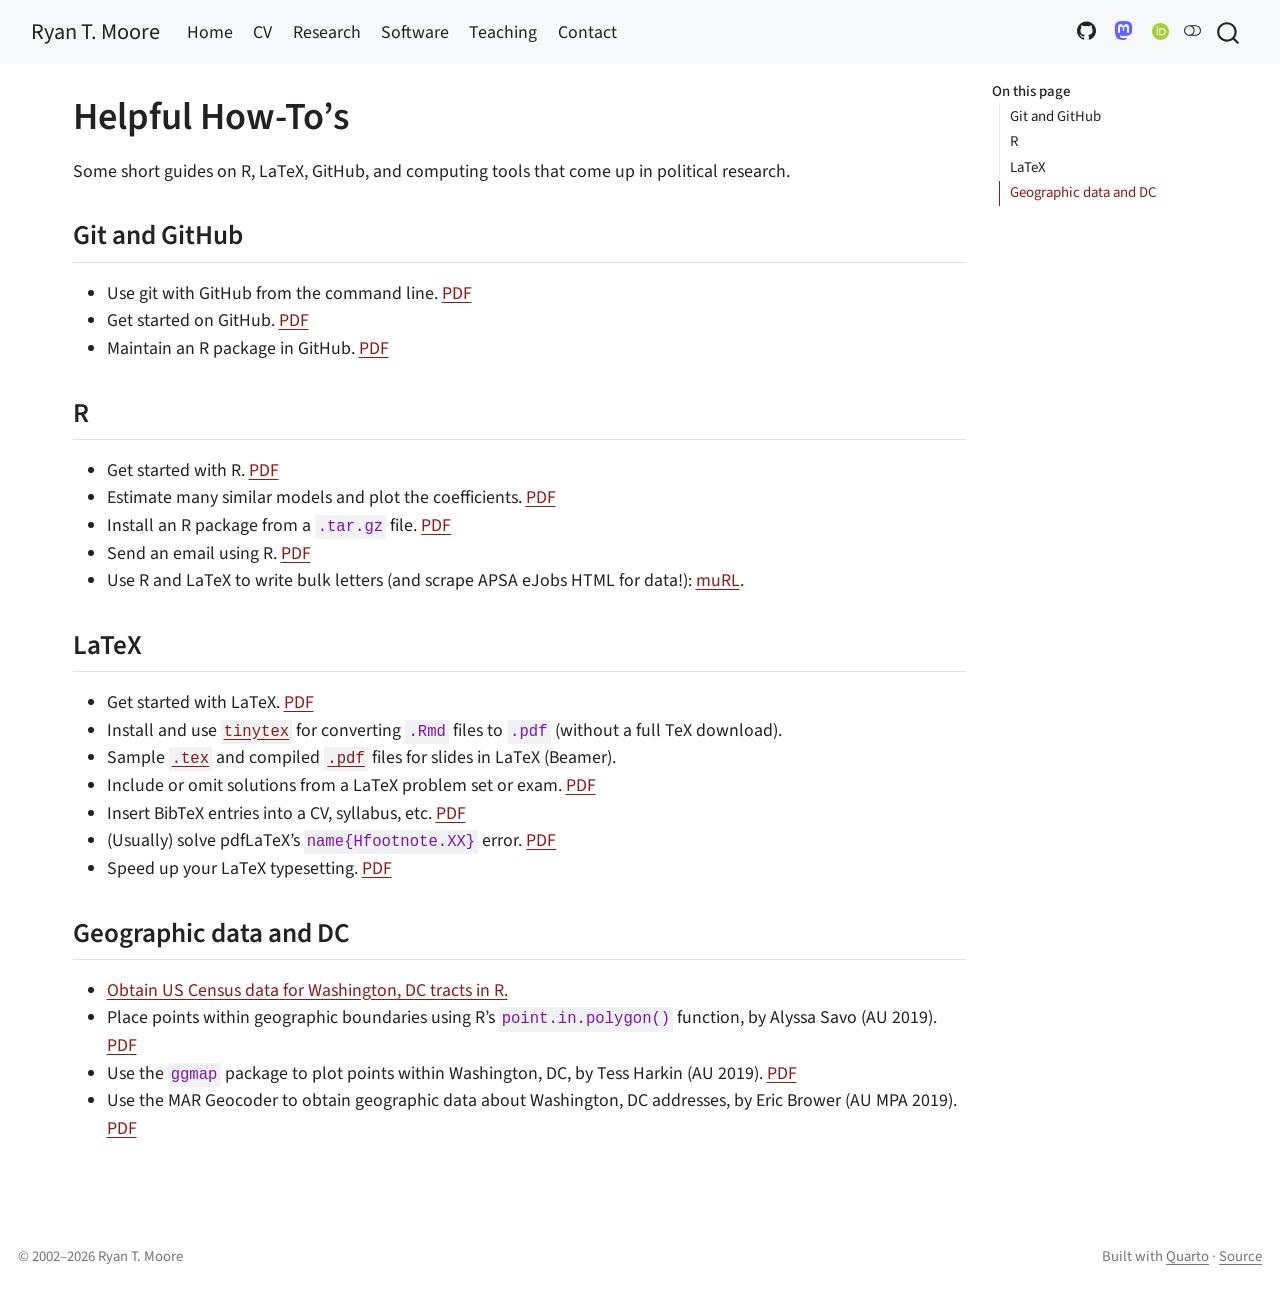
<file: teaching/howtos.html>
<!DOCTYPE html>
<html xmlns="http://www.w3.org/1999/xhtml" lang="en" xml:lang="en"><head>

<meta charset="utf-8">
<meta name="generator" content="quarto-1.11.9">

<meta name="viewport" content="width=device-width, initial-scale=1.0, user-scalable=yes">


<title>Helpful how-to guides — Ryan T. Moore – Ryan T. Moore</title>
<style>
/* Default styles provided by pandoc.
** See https://pandoc.org/MANUAL.html#variables-for-html for config info.
*/
span.smallcaps{font-variant: small-caps;}
div.columns{display: flex; gap: 1.5em;}
div.column{flex: auto;}
@media screen {
div.columns{gap: min(4vw, 1.5em);}
div.column{overflow-x: auto;}
}
div.hanging-indent{margin-left: 1.5em; text-indent: -1.5em;}
ul.task-list{list-style: none;}
ul.task-list li input[type="checkbox"] {
  width: 0.8em;
  margin: 0 0.8em 0.2em -1em; /* quarto-specific, see https://github.com/quarto-dev/quarto-cli/issues/4556 */ 
  vertical-align: middle;
}
</style>


<script src="../site_libs/quarto-nav/quarto-nav.js"></script>
<script src="../site_libs/clipboard/clipboard.min.js"></script>
<script src="../site_libs/quarto-search/autocomplete.umd.js"></script>
<script src="../site_libs/quarto-search/fuse.min.js"></script>
<script src="../site_libs/quarto-search/quarto-search.js"></script>
<meta name="quarto:offset" content="../">
<script src="../site_libs/quarto-html/quarto.js" type="module"></script>
<script src="../site_libs/quarto-html/tabsets/tabsets.js" type="module"></script>
<script src="../site_libs/quarto-html/scrollable-regions/scrollable-regions.js" type="module"></script>
<script src="../site_libs/quarto-html/popper.min.js"></script>
<script src="../site_libs/quarto-html/tippy.umd.min.js"></script>
<script src="../site_libs/quarto-html/anchor.min.js"></script>
<link href="../site_libs/quarto-html/tippy.css" rel="stylesheet">
<link href="../site_libs/quarto-html/quarto-syntax-highlighting-63b5708e65d6cd79cd7618c58d0c21e7.css" rel="stylesheet" class="quarto-color-scheme" id="quarto-text-highlighting-styles">
<link href="../site_libs/quarto-html/quarto-syntax-highlighting-dark-447e42e69aaa9833c0ba1b986f430b20.css" rel="stylesheet" class="quarto-color-scheme quarto-color-alternate" id="quarto-text-highlighting-styles">
<link href="../site_libs/quarto-html/quarto-syntax-highlighting-63b5708e65d6cd79cd7618c58d0c21e7.css" rel="stylesheet" class="quarto-color-scheme-extra" id="quarto-text-highlighting-styles">
<script src="../site_libs/bootstrap/bootstrap.min.js"></script>
<link href="../site_libs/bootstrap/bootstrap-icons.css" rel="stylesheet">
<link href="../site_libs/bootstrap/bootstrap-ba321ac4a2f68656df8c4121b378bdc9.min.css" rel="stylesheet" append-hash="true" class="quarto-color-scheme" id="quarto-bootstrap" data-mode="light">
<link href="../site_libs/bootstrap/bootstrap-dark-917fff8b95f295a17f422db438b4a4e6.min.css" rel="stylesheet" append-hash="true" class="quarto-color-scheme quarto-color-alternate" id="quarto-bootstrap" data-mode="dark">
<link href="../site_libs/bootstrap/bootstrap-ba321ac4a2f68656df8c4121b378bdc9.min.css" rel="stylesheet" append-hash="true" class="quarto-color-scheme-extra" id="quarto-bootstrap" data-mode="light">
<script id="quarto-search-options" type="application/json">{
  "location": "navbar",
  "copy-button": false,
  "collapse-after": 3,
  "panel-placement": "end",
  "type": "overlay",
  "limit": 50,
  "keyboard-shortcut": [
    "f",
    "/",
    "s"
  ],
  "language": {
    "search-no-results-text": "No results",
    "search-matching-documents-text": "matching documents",
    "search-copy-link-title": "Copy link to search",
    "search-hide-matches-text": "Hide additional matches",
    "search-more-match-text": "more match in this document",
    "search-more-matches-text": "more matches in this document",
    "search-clear-button-title": "Clear",
    "search-text-placeholder": "",
    "search-detached-cancel-button-title": "Cancel",
    "search-submit-button-title": "Submit",
    "search-label": "Search"
  }
}</script>


<meta property="og:title" content="Helpful how-to guides — Ryan T. Moore">
<meta property="og:description" content="Academic webpage of Ryan T. Moore — Associate Professor of Government, American University; Senior Social Scientist, The Lab @ DC.">
<meta property="og:site_name" content="Ryan T. Moore">
</head>

<body class="nav-fixed quarto-light"><a id="quarto-skip-link" class="visually-hidden-focusable" href="#quarto-document-content">Skip to main content</a><script id="quarto-html-before-body" type="application/javascript">
    const toggleBodyColorMode = (bsSheetEl) => {
      const mode = bsSheetEl.getAttribute("data-mode");
      const bodyEl = window.document.querySelector("body");
      if (mode === "dark") {
        bodyEl.classList.add("quarto-dark");
        bodyEl.classList.remove("quarto-light");
      } else {
        bodyEl.classList.add("quarto-light");
        bodyEl.classList.remove("quarto-dark");
      }
    }
    const toggleBodyColorPrimary = () => {
      const bsSheetEl = window.document.querySelector("link#quarto-bootstrap:not([rel=disabled-stylesheet])");
      if (bsSheetEl) {
        toggleBodyColorMode(bsSheetEl);
      }
    }
    const setColorSchemeToggle = (alternate) => {
      const toggles = window.document.querySelectorAll('.quarto-color-scheme-toggle');
      for (let i=0; i < toggles.length; i++) {
        const toggle = toggles[i];
        if (toggle) {
          toggle.setAttribute("aria-checked", alternate ? "true" : "false");
          if (alternate) {
            toggle.classList.add("alternate");
          } else {
            toggle.classList.remove("alternate");
          }
        }
      }
    };
    const toggleColorMode = (alternate) => {
      // Switch the stylesheets
      const primaryStylesheets = window.document.querySelectorAll('link.quarto-color-scheme:not(.quarto-color-alternate)');
      const alternateStylesheets = window.document.querySelectorAll('link.quarto-color-scheme.quarto-color-alternate');
      manageTransitions('#quarto-margin-sidebar .nav-link', false);
      if (alternate) {
        // note: dark is layered on light, we don't disable primary!
        enableStylesheet(alternateStylesheets);
        for (const sheetNode of alternateStylesheets) {
          if (sheetNode.id === "quarto-bootstrap") {
            toggleBodyColorMode(sheetNode);
          }
        }
      } else {
        disableStylesheet(alternateStylesheets);
        enableStylesheet(primaryStylesheets)
        toggleBodyColorPrimary();
      }
      manageTransitions('#quarto-margin-sidebar .nav-link', true);
      // Switch the toggles
      setColorSchemeToggle(alternate)
    }
    // Hack to workaround the fact that safari doesn't
    // properly recolor the scrollbar when toggling (#1455).
    // Not run on load: stylesheets are set before first paint there, and
    // scrolling would undo the scroll to a URL fragment (#14973).
    // The one pixel nudge keeps the reader where they were.
    const refreshSafariScrollbar = () => {
      if (navigator.userAgent.indexOf('Safari') > 0 && navigator.userAgent.indexOf('Chrome') == -1) {
        manageTransitions("body", false);
        const scrollY = window.scrollY;
        window.scrollTo(0, scrollY > 0 ? scrollY - 1 : 1);
        setTimeout(() => {
          window.scrollTo(0, scrollY);
          manageTransitions("body", true);
        }, 40);
      }
    }
    const disableStylesheet = (stylesheets) => {
      for (let i=0; i < stylesheets.length; i++) {
        const stylesheet = stylesheets[i];
        stylesheet.rel = 'disabled-stylesheet';
      }
    }
    const enableStylesheet = (stylesheets) => {
      for (let i=0; i < stylesheets.length; i++) {
        const stylesheet = stylesheets[i];
        if(stylesheet.rel !== 'stylesheet') { // for Chrome, which will still FOUC without this check
          stylesheet.rel = 'stylesheet';
        }
      }
    }
    const manageTransitions = (selector, allowTransitions) => {
      const els = window.document.querySelectorAll(selector);
      for (let i=0; i < els.length; i++) {
        const el = els[i];
        if (allowTransitions) {
          el.classList.remove('notransition');
        } else {
          el.classList.add('notransition');
        }
      }
    }
    const isFileUrl = () => {
      return window.location.protocol === 'file:';
    }
    const hasAlternateSentinel = () => {
      let styleSentinel = getColorSchemeSentinel();
      if (styleSentinel !== null) {
        return styleSentinel === "alternate";
      } else {
        return false;
      }
    }
    const setStyleSentinel = (alternate) => {
      const value = alternate ? "alternate" : "default";
      if (!isFileUrl()) {
        window.localStorage.setItem("quarto-color-scheme", value);
      } else {
        localAlternateSentinel = value;
      }
    }
    const getColorSchemeSentinel = () => {
      if (!isFileUrl()) {
        const storageValue = window.localStorage.getItem("quarto-color-scheme");
        return storageValue != null ? storageValue : localAlternateSentinel;
      } else {
        return localAlternateSentinel;
      }
    }
    const toggleGiscusIfUsed = (isAlternate, darkModeDefault) => {
      const baseTheme = document.querySelector('#giscus-base-theme')?.value ?? 'light';
      const alternateTheme = document.querySelector('#giscus-alt-theme')?.value ?? 'dark';
      let newTheme = '';
      if(authorPrefersDark) {
        newTheme = isAlternate ? baseTheme : alternateTheme;
      } else {
        newTheme = isAlternate ? alternateTheme : baseTheme;
      }
      const changeGiscusTheme = () => {
        // From: https://github.com/giscus/giscus/issues/336
        const sendMessage = (message) => {
          const iframe = document.querySelector('iframe.giscus-frame');
          if (!iframe) return;
          iframe.contentWindow.postMessage({ giscus: message }, 'https://giscus.app');
        }
        sendMessage({
          setConfig: {
            theme: newTheme
          }
        });
      }
      const isGiscussLoaded = window.document.querySelector('iframe.giscus-frame') !== null;
      if (isGiscussLoaded) {
        changeGiscusTheme();
      }
    };
    const authorPrefersDark = false;
    const darkModeDefault = authorPrefersDark;
      document.querySelector('link#quarto-text-highlighting-styles.quarto-color-scheme-extra').rel = 'disabled-stylesheet';
      document.querySelector('link#quarto-bootstrap.quarto-color-scheme-extra').rel = 'disabled-stylesheet';
    let localAlternateSentinel = darkModeDefault ? 'alternate' : 'default';
    // Dark / light mode switch
    window.quartoToggleColorScheme = () => {
      // Read the current dark / light value
      let toAlternate = !hasAlternateSentinel();
      toggleColorMode(toAlternate);
      refreshSafariScrollbar();
      setStyleSentinel(toAlternate);
      toggleGiscusIfUsed(toAlternate, darkModeDefault);
      window.dispatchEvent(new Event('resize'));
    };
    // Switch to dark mode if need be
    if (hasAlternateSentinel()) {
      toggleColorMode(true);
    } else {
      toggleColorMode(false);
    }
  </script>

<div id="quarto-search-results"></div>
  <header id="quarto-header" class="headroom fixed-top">
    <nav class="navbar navbar-expand-lg " data-bs-theme="dark" aria-label="Site">
      <div class="navbar-container container-fluid">
      <div class="navbar-brand-container mx-auto">
    <a class="navbar-brand" href="../index.html">
    <span class="navbar-title">Ryan T. Moore</span>
    </a>
  </div>
          <button class="navbar-toggler" type="button" data-bs-toggle="collapse" data-bs-target="#navbarCollapse" aria-controls="navbarCollapse" aria-expanded="false" aria-label="Toggle navigation" onclick="if (window.quartoToggleHeadroom) { window.quartoToggleHeadroom(); }">
  <span class="navbar-toggler-icon"></span>
</button>
          <div class="collapse navbar-collapse" id="navbarCollapse">
            <ul class="navbar-nav navbar-nav-scroll me-auto">
  <li class="nav-item">
    <a class="nav-link" href="../index.html"> 
<span class="menu-text">Home</span></a>
  </li>  
  <li class="nav-item">
    <a class="nav-link" href="../files/cvRTMoore.pdf"> 
<span class="menu-text">CV</span></a>
  </li>  
  <li class="nav-item">
    <a class="nav-link" href="../research.html"> 
<span class="menu-text">Research</span></a>
  </li>  
  <li class="nav-item">
    <a class="nav-link" href="../software.html"> 
<span class="menu-text">Software</span></a>
  </li>  
  <li class="nav-item">
    <a class="nav-link" href="../teaching.html"> 
<span class="menu-text">Teaching</span></a>
  </li>  
  <li class="nav-item">
    <a class="nav-link" href="../contact.html"> 
<span class="menu-text">Contact</span></a>
  </li>  
</ul>
            <ul class="navbar-nav navbar-nav-scroll ms-auto">
  <li class="nav-item compact">
    <a class="nav-link" href="https://github.com/ryantmoore"> <i class="bi bi-github" role="img" aria-label="GitHub">
</i> 
<span class="menu-text"></span></a>
  </li>  
  <li class="nav-item compact">
    <a class="nav-link" href="https://masto.nu/@ryantmoore"> <i class="bi bi-mastodon" role="img" aria-label="Mastodon">
</i> 
<span class="menu-text"></span></a>
  </li>  
  <li class="nav-item">
    <a class="nav-link" href="https://orcid.org/0000-0002-3916-8113" rel="me"> 
<span class="menu-text">ORCID</span></a>
  </li>  
</ul>
          </div> <!-- /navcollapse -->
            <div class="quarto-navbar-tools">
  <button type="button" role="switch" aria-checked="false" class="quarto-color-scheme-toggle quarto-navigation-tool  px-1" onclick="window.quartoToggleColorScheme(); return false;" title="Toggle dark mode" aria-label="Toggle dark mode"><i class="bi"></i></button>
</div>
            <div id="quarto-search" class="" title="Search"></div>
      </div> <!-- /container-fluid -->
    </nav>
</header>
<!-- content -->
<div id="quarto-content" class="quarto-container page-columns page-rows-contents page-layout-full page-navbar">
<!-- sidebar -->
<!-- margin-sidebar -->
    <div id="quarto-margin-sidebar" class="sidebar margin-sidebar">
        <nav id="TOC" role="doc-toc" aria-labelledby="toc-title" class="toc-active">
    <h2 id="toc-title">On this page</h2>
   
  <ul>
  <li><a href="#git-and-github" id="toc-git-and-github" class="nav-link active" data-scroll-target="#git-and-github">Git and GitHub</a></li>
  <li><a href="#r" id="toc-r" class="nav-link" data-scroll-target="#r">R</a></li>
  <li><a href="#latex" id="toc-latex" class="nav-link" data-scroll-target="#latex">LaTeX</a></li>
  <li><a href="#geographic-data-and-dc" id="toc-geographic-data-and-dc" class="nav-link" data-scroll-target="#geographic-data-and-dc">Geographic data and DC</a></li>
  </ul>
</nav>
    </div>
<!-- main -->
<main class="content column-page-left" id="quarto-document-content" tabindex="-1">


<header id="title-block-header" class="quarto-title-block default">
<div class="quarto-title">
<h1 class="title">Helpful How-To’s</h1>
</div>



<div class="quarto-title-meta column-page-left">

    
  
    
  </div>
  


</header>


<p>Some short guides on R, LaTeX, GitHub, and computing tools that come up in political research.</p>
<section id="git-and-github" class="level2">
<h2 class="anchored" data-anchor-id="git-and-github">Git and GitHub</h2>
<ul>
<li>Use git with GitHub from the command line. <a href="../files/ht/htGitCommand.pdf">PDF</a></li>
<li>Get started on GitHub. <a href="../files/ht/htStartGit.pdf">PDF</a></li>
<li>Maintain an R package in GitHub. <a href="../files/ht/htgit.pdf">PDF</a></li>
</ul>
</section>
<section id="r" class="level2">
<h2 class="anchored" data-anchor-id="r">R</h2>
<ul>
<li>Get started with R. <a href="../files/ht/htr.pdf">PDF</a></li>
<li>Estimate many similar models and plot the coefficients. <a href="../files/ht/htSimilarModels.pdf">PDF</a></li>
<li>Install an R package from a <code>.tar.gz</code> file. <a href="../files/ht/htrtargz.pdf">PDF</a></li>
<li>Send an email using R. <a href="../files/ht/htremail.pdf">PDF</a></li>
<li>Use R and LaTeX to write bulk letters (and scrape APSA eJobs HTML for data!): <a href="../software/murl.html">muRL</a>.</li>
</ul>
</section>
<section id="latex" class="level2">
<h2 class="anchored" data-anchor-id="latex">LaTeX</h2>
<ul>
<li>Get started with LaTeX. <a href="../files/ht/httex.pdf">PDF</a></li>
<li>Install and use <a href="../files/ht/httinytex.pdf"><code>tinytex</code></a> for converting <code>.Rmd</code> files to <code>.pdf</code> (without a full TeX download).</li>
<li>Sample <a href="../files/ht/sampleFrames.tex"><code>.tex</code></a> and compiled <a href="../files/ht/sampleFrames.pdf"><code>.pdf</code></a> files for slides in LaTeX (Beamer).</li>
<li>Include or omit solutions from a LaTeX problem set or exam. <a href="../files/ht/htpssols.pdf">PDF</a></li>
<li>Insert BibTeX entries into a CV, syllabus, etc. <a href="../files/ht/htbibcvsyl.pdf">PDF</a></li>
<li>(Usually) solve pdfLaTeX’s <code>name{Hfootnote.XX}</code> error. <a href="../files/ht/htErrorHfoot.pdf">PDF</a></li>
<li>Speed up your LaTeX typesetting. <a href="../files/ht/htfasttex.pdf">PDF</a></li>
</ul>
</section>
<section id="geographic-data-and-dc" class="level2">
<h2 class="anchored" data-anchor-id="geographic-data-and-dc">Geographic data and DC</h2>
<ul>
<li><a href="../files/ht/get_dc_tract_data.html">Obtain US Census data for Washington, DC tracts in R.</a></li>
<li>Place points within geographic boundaries using R’s <code>point.in.polygon()</code> function, by Alyssa Savo (AU 2019). <a href="../files/ht/htpoint-in-polygon-savo.pdf">PDF</a></li>
<li>Use the <code>ggmap</code> package to plot points within Washington, DC, by Tess Harkin (AU 2019). <a href="../files/ht/htggmap.pdf">PDF</a></li>
<li>Use the MAR Geocoder to obtain geographic data about Washington, DC addresses, by Eric Brower (AU MPA 2019). <a href="../files/ht/MAR-Geocoder-Guide.pdf">PDF</a></li>
</ul>


</section>

</main> <!-- /main -->
<script id="quarto-html-after-body" type="application/javascript">
  window.document.addEventListener("DOMContentLoaded", function (event) {
    // Ensure there is a toggle, if there isn't float one in the top right
    if (window.document.querySelector('.quarto-color-scheme-toggle') === null) {
      const toggle = window.document.createElement('button');
      toggle.type = "button";
      toggle.setAttribute("role", "switch");
      toggle.setAttribute("aria-checked", "false");
      toggle.classList.add('top-right');
      toggle.classList.add('quarto-color-scheme-toggle');
      toggle.setAttribute("aria-label", "Toggle dark mode");
      toggle.onclick = function() { try { window.quartoToggleColorScheme(); } catch {} return false; };
      const i = window.document.createElement("i");
      i.classList.add('bi');
      toggle.appendChild(i);
      // Put the toggle in a landmark of its own, so that landmark navigation
      // can reach it.
      //
      // The container is always a fresh direct child of body, and the toggle is
      // never moved into page furniture that the theme or the author controls.
      // The toggle is positioned against the page, so any ancestor that
      // establishes a containing block captures it: a positioned element or a
      // grid for position: absolute, and transform, filter, will-change or
      // contain for position: fixed. A direct child of body has none of these
      // to inherit, and the shift when one appears is silent and visual.
      //
      // ARIA says a document should have at most one banner, and axe reports a
      // duplicate whether or not the banners carry distinct labels. So use a
      // header when the page has no banner yet, and a named region otherwise.
      //
      // A header is a banner wherever it sits, unless it is inside sectioning
      // content, so this cannot just look at the children of body: a custom
      // page layout wraps the title block header in a plain div. An explicit
      // role="banner" always counts.
      const sectioning = 'article, aside, main, nav, section, [role="article"], [role="complementary"], [role="main"], [role="navigation"], [role="region"]';
      const hasBanner = Array.from(
        window.document.querySelectorAll('header:not([role]), [role="banner"]')
      ).some(function(el) {
        return el.hasAttribute("role") || el.closest(sectioning) === null;
      });
      const container = window.document.createElement(hasBanner ? "div" : "header");
      if (hasBanner) {
        container.setAttribute("role", "region");
        container.setAttribute("aria-label", "Toggle dark mode");
      }
      container.classList.add('quarto-color-scheme-toggle-container');
      container.appendChild(toggle);
      window.document.body.appendChild(container);
    }
    setColorSchemeToggle(hasAlternateSentinel())
    const icon = "";
    const anchorJS = new window.AnchorJS();
    anchorJS.options = {
      placement: 'right',
      icon: icon
    };
    anchorJS.add('.anchored');
    const isCodeAnnotation = (el) => {
      for (const clz of el.classList) {
        if (clz.startsWith('code-annotation-')) {                     
          return true;
        }
      }
      return false;
    }
    const onCopySuccess = function(e) {
      // button target
      const button = e.trigger;
      // don't keep focus
      button.blur();
      // flash "checked"
      button.classList.add('code-copy-button-checked');
      var currentTitle = button.getAttribute("title");
      button.setAttribute("title", "Copied!");
      let tooltip;
      if (window.bootstrap) {
        button.setAttribute("data-bs-toggle", "tooltip");
        button.setAttribute("data-bs-placement", "left");
        button.setAttribute("data-bs-title", "Copied!");
        tooltip = new bootstrap.Tooltip(button, 
          { trigger: "manual", 
            customClass: "code-copy-button-tooltip",
            offset: [0, -8]});
        tooltip.show();    
      }
      setTimeout(function() {
        if (tooltip) {
          tooltip.hide();
          button.removeAttribute("data-bs-title");
          button.removeAttribute("data-bs-toggle");
          button.removeAttribute("data-bs-placement");
        }
        button.setAttribute("title", currentTitle);
        button.classList.remove('code-copy-button-checked');
      }, 1000);
      // clear code selection
      e.clearSelection();
    }
    const getTextToCopy = function(trigger) {
      const outerScaffold = trigger.parentElement.cloneNode(true);
      const codeEl = outerScaffold.querySelector('code');
      for (const childEl of codeEl.children) {
        if (isCodeAnnotation(childEl)) {
          childEl.remove();
        }
      }
      return codeEl.innerText;
    }
    const clipboard = new window.ClipboardJS('.code-copy-button:not([data-in-quarto-modal])', {
      text: getTextToCopy
    });
    clipboard.on('success', onCopySuccess);
    if (window.document.getElementById('quarto-embedded-source-code-modal')) {
      const clipboardModal = new window.ClipboardJS('.code-copy-button[data-in-quarto-modal]', {
        text: getTextToCopy,
        container: window.document.getElementById('quarto-embedded-source-code-modal')
      });
      clipboardModal.on('success', onCopySuccess);
    }
      var localhostRegex = new RegExp(/^(?:http|https):\/\/localhost\:?[0-9]*\//);
      var mailtoRegex = new RegExp(/^mailto:/);
        var filterRegex = new RegExp("https:\/\/ryantmoore\.org");
      const newWindowLabel = "(opens in a new tab)";
      const newWindowNoteId = "quarto-ext-newwindow-label";
      // Links reference one hidden label through aria-describedby, so the
      // announcement never changes their accessible name.
      var describeNewWindow = (link) => {
        if (!window.document.getElementById(newWindowNoteId)) {
          var newWindowNote = window.document.createElement("span");
          newWindowNote.id = newWindowNoteId;
          newWindowNote.hidden = true;
          newWindowNote.textContent = newWindowLabel;
          window.document.body.appendChild(newWindowNote);
        }
        var describedBy = (link.getAttribute("aria-describedby") || "").split(/\s+/).filter(Boolean);
        if (!describedBy.includes(newWindowNoteId)) {
          describedBy.push(newWindowNoteId);
          link.setAttribute("aria-describedby", describedBy.join(" "));
        }
      }
      var isInternal = (href) => {
          return filterRegex.test(href) || localhostRegex.test(href) || mailtoRegex.test(href);
      }
      // Inspect non-navigation links and adorn them if external
      window.quartoDecorateExternalLinks = function (root) {
     var links = (root || window.document).querySelectorAll('a[href]:not(.nav-link):not(.navbar-brand):not(.toc-action):not(.sidebar-link):not(.sidebar-item-toggle):not(.pagination-link):not(.no-external):not([aria-hidden]):not(.dropdown-item):not(.quarto-navigation-tool):not(.about-link)');
      for (var i=0; i<links.length; i++) {
        const link = links[i];
        if (!isInternal(link.href)) {
          // undo the damage that might have been done by quarto-nav.js in the case of
          // links that we want to consider external
          if (link.dataset.originalHref !== undefined) {
            link.href = link.dataset.originalHref;
          }
            // target, if specified
            link.setAttribute("target", "_blank");
            if (link.getAttribute("rel") === null) {
              link.setAttribute("rel", "noopener");
            }
            describeNewWindow(link);
          if (!link.classList.contains('no-external-icon')) {
          }
        }
      }
      };
      window.quartoDecorateExternalLinks(window.document);
    // Esc closes the popup (WCAG 1.4.13) and focus leaving both trigger and
    // popup closes it (WCAG 2.4.11); tippy handles neither for interactive popups.
    const hideOnEscAndFocusOut = {
      name: 'hideOnEscAndFocusOut',
      defaultValue: true,
      fn(instance) {
        const dismiss = () => {
          // A show scheduled by the trigger delay would otherwise reopen it
          instance.clearDelayTimeouts();
          instance.hide();
        };
        const onKeyDown = (event) => {
          if (event.key !== 'Escape') {
            return;
          }
          // Keep Esc from also reaching page handlers (e.g. reveal.js overview),
          // except an open reveal.js slide menu, which Esc should close too.
          // The menu handles keys only when its keyboard option is on.
          const menuHandlesEsc = window.Reveal?.getPlugin?.('menu')?.isOpen() &&
            window.Reveal.getConfig().menu?.keyboard !== false;
          if (!menuHandlesEsc) {
            event.stopPropagation();
          }
          if (instance.popper.contains(window.document.activeElement)) {
            // Disabled while refocusing so the focus trigger does not reopen it
            instance.disable();
            instance.reference.focus();
            instance.enable();
          }
          dismiss();
        };
        const onFocusOut = (event) => {
          const target = event.relatedTarget;
          if (target && !instance.reference.contains(target) &&
              !instance.popper.contains(target)) {
            dismiss();
          }
        };
        // On the trigger too: a click trigger (code-annotations: select) has no
        // blur handling. Attached for the instance's lifetime so leaving the
        // trigger also cancels a show still pending on the trigger delay.
        instance.reference.addEventListener('focusout', onFocusOut);
        return {
          onShow() {
            window.document.addEventListener('keydown', onKeyDown, true);
            instance.popper.addEventListener('focusout', onFocusOut);
          },
          onHide() {
            window.document.removeEventListener('keydown', onKeyDown, true);
            instance.popper.removeEventListener('focusout', onFocusOut);
          },
          onDestroy() {
            instance.reference.removeEventListener('focusout', onFocusOut);
          },
        };
      },
    };
    function tippyHover(el, contentFn, onTriggerFn, onUntriggerFn) {
      const config = {
        allowHTML: true,
        maxWidth: 500,
        delay: 100,
        arrow: false,
        appendTo: function(el) {
            return el.parentElement;
        },
        interactive: true,
        interactiveBorder: 10,
        theme: 'quarto',
        placement: 'bottom-start',
        plugins: [hideOnEscAndFocusOut],
      };
      if (contentFn) {
        config.content = contentFn;
      }
      if (onTriggerFn) {
        config.onTrigger = onTriggerFn;
      }
      if (onUntriggerFn) {
        config.onUntrigger = onUntriggerFn;
      }
      window.tippy(el, config); 
    }
    const noterefs = window.document.querySelectorAll('a[role="doc-noteref"]');
    for (var i=0; i<noterefs.length; i++) {
      const ref = noterefs[i];
      tippyHover(ref, function() {
        // use id or data attribute instead here
        let href = ref.getAttribute('data-footnote-href') || ref.getAttribute('href');
        try { href = new URL(href).hash; } catch {}
        const id = href.replace(/^#\/?/, "");
        const note = window.document.getElementById(id);
        if (note) {
          return note.innerHTML;
        } else {
          return "";
        }
      });
    }
    const xrefs = window.document.querySelectorAll('a.quarto-xref');
    const processXRef = (id, note) => {
      // Strip column container classes
      const stripColumnClz = (el) => {
        el.classList.remove("page-full", "page-columns");
        if (el.children) {
          for (const child of el.children) {
            stripColumnClz(child);
          }
        }
      }
      stripColumnClz(note)
      if (id === null || id.startsWith('sec-')) {
        // Special case sections, only their first couple elements
        const container = document.createElement("div");
        if (note.children && note.children.length > 2) {
          container.appendChild(note.children[0].cloneNode(true));
          for (let i = 1; i < note.children.length; i++) {
            const child = note.children[i];
            if (child.tagName === "P" && child.innerText === "") {
              continue;
            } else {
              container.appendChild(child.cloneNode(true));
              break;
            }
          }
          if (window.Quarto?.typesetMath) {
            window.Quarto.typesetMath(container);
          }
          return container.innerHTML
        } else {
          if (window.Quarto?.typesetMath) {
            window.Quarto.typesetMath(note);
          }
          return note.innerHTML;
        }
      } else {
        // Remove any anchor links if they are present
        const anchorLink = note.querySelector('a.anchorjs-link');
        if (anchorLink) {
          anchorLink.remove();
        }
        if (window.Quarto?.typesetMath) {
          window.Quarto.typesetMath(note);
        }
        if (note.classList.contains("callout")) {
          return note.outerHTML;
        } else {
          return note.innerHTML;
        }
      }
    }
    for (var i=0; i<xrefs.length; i++) {
      const xref = xrefs[i];
      tippyHover(xref, undefined, function(instance) {
        instance.disable();
        let url = xref.getAttribute('href');
        let hash = undefined; 
        if (url.startsWith('#')) {
          hash = url;
        } else {
          try { hash = new URL(url).hash; } catch {}
        }
        if (hash) {
          const id = hash.replace(/^#\/?/, "");
          const note = window.document.getElementById(id);
          if (note !== null) {
            try {
              const html = processXRef(id, note.cloneNode(true));
              instance.setContent(html);
            } finally {
              instance.enable();
              instance.show();
            }
          } else {
            // See if we can fetch this
            fetch(url.split('#')[0])
            .then(res => res.text())
            .then(html => {
              const parser = new DOMParser();
              const htmlDoc = parser.parseFromString(html, "text/html");
              const note = htmlDoc.getElementById(id);
              if (note !== null) {
                const html = processXRef(id, note);
                instance.setContent(html);
              } 
            }).finally(() => {
              instance.enable();
              instance.show();
            });
          }
        } else {
          // See if we can fetch a full url (with no hash to target)
          // This is a special case and we should probably do some content thinning / targeting
          fetch(url)
          .then(res => res.text())
          .then(html => {
            const parser = new DOMParser();
            const htmlDoc = parser.parseFromString(html, "text/html");
            const note = htmlDoc.querySelector('main.content');
            if (note !== null) {
              // This should only happen for chapter cross references
              // (since there is no id in the URL)
              // remove the first header
              if (note.children.length > 0 && note.children[0].tagName === "HEADER") {
                note.children[0].remove();
              }
              const html = processXRef(null, note);
              instance.setContent(html);
            } 
          }).finally(() => {
            instance.enable();
            instance.show();
          });
        }
      }, function(instance) {
      });
    }
        let selectedAnnoteEl;
        const selectorForAnnotation = ( cell, annotation) => {
          let cellAttr = 'data-code-cell="' + cell + '"';
          let lineAttr = 'data-code-annotation="' +  annotation + '"';
          const selector = 'span[' + cellAttr + '][' + lineAttr + ']';
          return selector;
        }
        const selectCodeLines = (annoteEl) => {
          const doc = window.document;
          const targetCell = annoteEl.getAttribute("data-target-cell");
          const targetAnnotation = annoteEl.getAttribute("data-target-annotation");
          const annoteSpan = window.document.querySelector(selectorForAnnotation(targetCell, targetAnnotation));
          const lines = annoteSpan.getAttribute("data-code-lines").split(",");
          const lineIds = lines.map((line) => {
            return targetCell + "-" + line;
          })
          // Each band is positioned against its own containing block, which is
          // not the offsetParent of the lines, so place it from client rects.
          const placeBand = (band, firstEl, lastEl, codeBlock) => {
            const container = band.offsetParent;
            if (container === null) {
              return;
            }
            const containerRect = container.getBoundingClientRect();
            // Reveal.js scales slides with a transform, so convert client
            // pixels back to the CSS pixels of the container.
            const scale = containerRect.height / container.offsetHeight || 1;
            const firstRect = firstEl.getBoundingClientRect();
            const lastRect = lastEl.getBoundingClientRect();
            const top = (firstRect.top - containerRect.top) / scale - container.clientTop + container.scrollTop;
            const height = (lastRect.bottom - firstRect.top) / scale;
            band.style.top = top - 2 + "px";
            band.style.height = height + 4 + "px";
            if (codeBlock) {
              // Without the copy button wrapper, the containing block is wider
              // than the code block, so span the code block explicitly.
              const blockRect = codeBlock.getBoundingClientRect();
              band.style.left = (blockRect.left - containerRect.left) / scale - container.clientLeft + container.scrollLeft + "px";
              band.style.width = blockRect.width / scale + "px";
            }
          };
          if (lineIds.length > 0) {
            const el = window.document.getElementById(lineIds[0]);
            const lastEl = window.document.getElementById(lineIds[lineIds.length - 1]);
            const parent = el.parentElement.parentElement;
            // cook up a div (if necessary) and position it
            let div = window.document.getElementById("code-annotation-line-highlight");
            if (div === null) {
              div = window.document.createElement("div");
              div.setAttribute("id", "code-annotation-line-highlight");
              div.style.position = 'absolute';
              parent.appendChild(div);
            }
            placeBand(div, el, lastEl, parent.closest("div.sourceCode") || parent);
            let gutterDiv = window.document.getElementById("code-annotation-line-highlight-gutter");
            if (gutterDiv === null) {
              gutterDiv = window.document.createElement("div");
              gutterDiv.setAttribute("id", "code-annotation-line-highlight-gutter");
              gutterDiv.style.position = 'absolute';
              const codeCell = window.document.getElementById(targetCell);
              const gutter = codeCell.querySelector('.code-annotation-gutter');
              gutter.appendChild(gutterDiv);
            }
            placeBand(gutterDiv, el, lastEl);
            selectedAnnoteEl = annoteEl;
          }
        };
        const unselectCodeLines = () => {
          const elementsIds = ["code-annotation-line-highlight", "code-annotation-line-highlight-gutter"];
          elementsIds.forEach((elId) => {
            const div = window.document.getElementById(elId);
            if (div) {
              div.remove();
            }
          });
          selectedAnnoteEl = undefined;
        };
          // Handle positioning of the toggle
      window.addEventListener(
        "resize",
        throttle(() => {
          elRect = undefined;
          if (selectedAnnoteEl) {
            selectCodeLines(selectedAnnoteEl);
          }
        }, 10)
      );
      function throttle(fn, ms) {
      let throttle = false;
      let timer;
        return (...args) => {
          if(!throttle) { // first call gets through
              fn.apply(this, args);
              throttle = true;
          } else { // all the others get throttled
              if(timer) clearTimeout(timer); // cancel #2
              timer = setTimeout(() => {
                fn.apply(this, args);
                timer = throttle = false;
              }, ms);
          }
        };
      }
        // Attach click handler to the DT
        const annoteDls = window.document.querySelectorAll('dt[data-target-cell]');
        for (const annoteDlNode of annoteDls) {
          annoteDlNode.addEventListener('click', (event) => {
            const clickedEl = event.target;
            if (clickedEl !== selectedAnnoteEl) {
              unselectCodeLines();
              const activeEl = window.document.querySelector('dt[data-target-cell].code-annotation-active');
              if (activeEl) {
                activeEl.classList.remove('code-annotation-active');
              }
              selectCodeLines(clickedEl);
              clickedEl.classList.add('code-annotation-active');
            } else {
              // Unselect the line
              unselectCodeLines();
              clickedEl.classList.remove('code-annotation-active');
            }
          });
        }
    const findCites = (el) => {
      const parentEl = el.parentElement;
      if (parentEl) {
        const cites = parentEl.dataset.cites;
        if (cites) {
          return {
            el,
            cites: cites.split(' ')
          };
        } else {
          return findCites(el.parentElement)
        }
      } else {
        return undefined;
      }
    };
    var bibliorefs = window.document.querySelectorAll('a[role="doc-biblioref"]');
    for (var i=0; i<bibliorefs.length; i++) {
      const ref = bibliorefs[i];
      const citeInfo = findCites(ref);
      if (citeInfo) {
        tippyHover(citeInfo.el, function() {
          var popup = window.document.createElement('div');
          citeInfo.cites.forEach(function(cite) {
            var citeDiv = window.document.createElement('div');
            citeDiv.classList.add('hanging-indent');
            citeDiv.classList.add('csl-entry');
            var biblioDiv = window.document.getElementById('ref-' + cite);
            if (biblioDiv) {
              citeDiv.innerHTML = biblioDiv.innerHTML;
            }
            popup.appendChild(citeDiv);
          });
          return popup.innerHTML;
        });
      }
    }
  });
  </script>
  <script type="application/javascript">
  window.quartoScrollableRegionsLabels = {"code":"Scrollable code","output":"Scrollable output"};
  </script>
</div> <!-- /content -->
<footer class="footer">
  <div class="nav-footer">
    <div class="nav-footer-left">
<p>© 2002–2026 Ryan T. Moore</p>
</div>   
    <div class="nav-footer-center">
      &nbsp;
    </div>
    <div class="nav-footer-right">
<p>Built with <a href="https://quarto.org">Quarto</a> · <a href="https://github.com/ryantmoore/ryantmoore.github.io">Source</a></p>
</div>
  </div>
</footer>




</body></html>
</file>
<file: site_libs/quarto-html/tippy.css>
.tippy-box[data-animation=fade][data-state=hidden]{opacity:0}[data-tippy-root]{max-width:calc(100vw - 10px)}.tippy-box{position:relative;background-color:#333;color:#fff;border-radius:4px;font-size:14px;line-height:1.4;white-space:normal;outline:0;transition-property:transform,visibility,opacity}.tippy-box[data-placement^=top]>.tippy-arrow{bottom:0}.tippy-box[data-placement^=top]>.tippy-arrow:before{bottom:-7px;left:0;border-width:8px 8px 0;border-top-color:initial;transform-origin:center top}.tippy-box[data-placement^=bottom]>.tippy-arrow{top:0}.tippy-box[data-placement^=bottom]>.tippy-arrow:before{top:-7px;left:0;border-width:0 8px 8px;border-bottom-color:initial;transform-origin:center bottom}.tippy-box[data-placement^=left]>.tippy-arrow{right:0}.tippy-box[data-placement^=left]>.tippy-arrow:before{border-width:8px 0 8px 8px;border-left-color:initial;right:-7px;transform-origin:center left}.tippy-box[data-placement^=right]>.tippy-arrow{left:0}.tippy-box[data-placement^=right]>.tippy-arrow:before{left:-7px;border-width:8px 8px 8px 0;border-right-color:initial;transform-origin:center right}.tippy-box[data-inertia][data-state=visible]{transition-timing-function:cubic-bezier(.54,1.5,.38,1.11)}.tippy-arrow{width:16px;height:16px;color:#333}.tippy-arrow:before{content:"";position:absolute;border-color:transparent;border-style:solid}.tippy-content{position:relative;padding:5px 9px;z-index:1}
</file>
<file: site_libs/quarto-html/quarto-syntax-highlighting-63b5708e65d6cd79cd7618c58d0c21e7.css>
/* quarto syntax highlight colors */
:root {
  --quarto-hl-ot-color: #003B4F;
  --quarto-hl-at-color: #657422;
  --quarto-hl-ss-color: #20794D;
  --quarto-hl-an-color: #5E5E5E;
  --quarto-hl-fu-color: #4758AB;
  --quarto-hl-st-color: #20794D;
  --quarto-hl-cf-color: #003B4F;
  --quarto-hl-op-color: #5E5E5E;
  --quarto-hl-er-color: #AD0000;
  --quarto-hl-bn-color: #AD0000;
  --quarto-hl-al-color: #AD0000;
  --quarto-hl-va-color: #111111;
  --quarto-hl-bu-color: inherit;
  --quarto-hl-ex-color: inherit;
  --quarto-hl-pp-color: #AD0000;
  --quarto-hl-in-color: #5E5E5E;
  --quarto-hl-vs-color: #20794D;
  --quarto-hl-wa-color: #5E5E5E;
  --quarto-hl-do-color: #5E5E5E;
  --quarto-hl-im-color: #00769E;
  --quarto-hl-ch-color: #20794D;
  --quarto-hl-dt-color: #AD0000;
  --quarto-hl-fl-color: #AD0000;
  --quarto-hl-co-color: #5E5E5E;
  --quarto-hl-cv-color: #5E5E5E;
  --quarto-hl-cn-color: #8f5902;
  --quarto-hl-sc-color: #5E5E5E;
  --quarto-hl-dv-color: #AD0000;
  --quarto-hl-kw-color: #003B4F;
}

/* other quarto variables */
:root {
  --quarto-font-monospace: SFMono-Regular, Menlo, Monaco, Consolas, "Liberation Mono", "Courier New", monospace;
}

/* syntax highlight based on Pandoc's rules */
pre > code.sourceCode > span {
  color: #003B4F;
}

code.sourceCode > span {
  color: #003B4F;
}

div.sourceCode,
div.sourceCode pre.sourceCode {
  color: #003B4F;
}

/* Normal */
code span {
  color: #003B4F;
}

/* Alert */
code span.al {
  color: #AD0000;
  font-style: inherit;
}

/* Annotation */
code span.an {
  color: #5E5E5E;
  font-style: inherit;
}

/* Attribute */
code span.at {
  color: #657422;
  font-style: inherit;
}

/* BaseN */
code span.bn {
  color: #AD0000;
  font-style: inherit;
}

/* BuiltIn */
code span.bu {
  font-style: inherit;
}

/* ControlFlow */
code span.cf {
  color: #003B4F;
  font-weight: bold;
  font-style: inherit;
}

/* Char */
code span.ch {
  color: #20794D;
  font-style: inherit;
}

/* Constant */
code span.cn {
  color: #8f5902;
  font-style: inherit;
}

/* Comment */
code span.co {
  color: #5E5E5E;
  font-style: inherit;
}

/* CommentVar */
code span.cv {
  color: #5E5E5E;
  font-style: italic;
}

/* Documentation */
code span.do {
  color: #5E5E5E;
  font-style: italic;
}

/* DataType */
code span.dt {
  color: #AD0000;
  font-style: inherit;
}

/* DecVal */
code span.dv {
  color: #AD0000;
  font-style: inherit;
}

/* Error */
code span.er {
  color: #AD0000;
  font-style: inherit;
}

/* Extension */
code span.ex {
  font-style: inherit;
}

/* Float */
code span.fl {
  color: #AD0000;
  font-style: inherit;
}

/* Function */
code span.fu {
  color: #4758AB;
  font-style: inherit;
}

/* Import */
code span.im {
  color: #00769E;
  font-style: inherit;
}

/* Information */
code span.in {
  color: #5E5E5E;
  font-style: inherit;
}

/* Keyword */
code span.kw {
  color: #003B4F;
  font-weight: bold;
  font-style: inherit;
}

/* Operator */
code span.op {
  color: #5E5E5E;
  font-style: inherit;
}

/* Other */
code span.ot {
  color: #003B4F;
  font-style: inherit;
}

/* Preprocessor */
code span.pp {
  color: #AD0000;
  font-style: inherit;
}

/* SpecialChar */
code span.sc {
  color: #5E5E5E;
  font-style: inherit;
}

/* SpecialString */
code span.ss {
  color: #20794D;
  font-style: inherit;
}

/* String */
code span.st {
  color: #20794D;
  font-style: inherit;
}

/* Variable */
code span.va {
  color: #111111;
  font-style: inherit;
}

/* VerbatimString */
code span.vs {
  color: #20794D;
  font-style: inherit;
}

/* Warning */
code span.wa {
  color: #5E5E5E;
  font-style: italic;
}

.prevent-inlining {
  content: "</";
}

/*# sourceMappingURL=054cc16b9e9817627be6994582d2ffb5.css.map */
</file>
<file: site_libs/quarto-html/quarto-syntax-highlighting-dark-447e42e69aaa9833c0ba1b986f430b20.css>
/* quarto syntax highlight colors */
:root {
  --quarto-hl-al-color: #f07178;
  --quarto-hl-an-color: #d4d0ab;
  --quarto-hl-at-color: #00e0e0;
  --quarto-hl-bn-color: #d4d0ab;
  --quarto-hl-bu-color: #abe338;
  --quarto-hl-ch-color: #abe338;
  --quarto-hl-co-color: #f8f8f2;
  --quarto-hl-cv-color: #ffd700;
  --quarto-hl-cn-color: #ffd700;
  --quarto-hl-cf-color: #ffa07a;
  --quarto-hl-dt-color: #ffa07a;
  --quarto-hl-dv-color: #d4d0ab;
  --quarto-hl-do-color: #f8f8f2;
  --quarto-hl-er-color: #f07178;
  --quarto-hl-ex-color: #00e0e0;
  --quarto-hl-fl-color: #d4d0ab;
  --quarto-hl-fu-color: #ffa07a;
  --quarto-hl-im-color: #abe338;
  --quarto-hl-in-color: #d4d0ab;
  --quarto-hl-kw-color: #ffa07a;
  --quarto-hl-op-color: #ffa07a;
  --quarto-hl-ot-color: #00e0e0;
  --quarto-hl-pp-color: #dcc6e0;
  --quarto-hl-re-color: #00e0e0;
  --quarto-hl-sc-color: #abe338;
  --quarto-hl-ss-color: #abe338;
  --quarto-hl-st-color: #abe338;
  --quarto-hl-va-color: #00e0e0;
  --quarto-hl-vs-color: #abe338;
  --quarto-hl-wa-color: #dcc6e0;
}

/* other quarto variables */
:root {
  --quarto-font-monospace: SFMono-Regular, Menlo, Monaco, Consolas, "Liberation Mono", "Courier New", monospace;
}

/* syntax highlight based on Pandoc's rules */
pre > code.sourceCode > span {
  color: #f8f8f2;
}

code.sourceCode > span {
  color: #f8f8f2;
}

div.sourceCode,
div.sourceCode pre.sourceCode {
  color: #f8f8f2;
}

/* Normal */
code span {
  color: #f8f8f2;
}

/* Alert */
code span.al {
  color: #f07178;
}

/* Annotation */
code span.an {
  color: #d4d0ab;
}

/* Attribute */
code span.at {
  color: #00e0e0;
}

/* BaseN */
code span.bn {
  color: #d4d0ab;
}

/* BuiltIn */
code span.bu {
  color: #abe338;
}

/* ControlFlow */
code span.cf {
  font-weight: bold;
  color: #ffa07a;
}

/* Char */
code span.ch {
  color: #abe338;
}

/* Constant */
code span.cn {
  color: #ffd700;
}

/* Comment */
code span.co {
  font-style: italic;
  color: #f8f8f2;
}

/* CommentVar */
code span.cv {
  color: #ffd700;
}

/* Documentation */
code span.do {
  color: #f8f8f2;
}

/* DataType */
code span.dt {
  color: #ffa07a;
}

/* DecVal */
code span.dv {
  color: #d4d0ab;
}

/* Error */
code span.er {
  color: #f07178;
  text-decoration: underline;
}

/* Extension */
code span.ex {
  font-weight: bold;
  color: #00e0e0;
}

/* Float */
code span.fl {
  color: #d4d0ab;
}

/* Function */
code span.fu {
  color: #ffa07a;
}

/* Import */
code span.im {
  color: #abe338;
}

/* Information */
code span.in {
  color: #d4d0ab;
}

/* Keyword */
code span.kw {
  font-weight: bold;
  color: #ffa07a;
}

/* Operator */
code span.op {
  color: #ffa07a;
}

/* Other */
code span.ot {
  color: #00e0e0;
}

/* Preprocessor */
code span.pp {
  color: #dcc6e0;
}

/* RegionMarker */
code span.re {
  background-color: #f8f8f2;
  color: #00e0e0;
}

/* SpecialChar */
code span.sc {
  color: #abe338;
}

/* SpecialString */
code span.ss {
  color: #abe338;
}

/* String */
code span.st {
  color: #abe338;
}

/* Variable */
code span.va {
  color: #00e0e0;
}

/* VerbatimString */
code span.vs {
  color: #abe338;
}

/* Warning */
code span.wa {
  color: #dcc6e0;
}

.prevent-inlining {
  content: "</";
}

/*# sourceMappingURL=be8e1111c2b710f7c3a4926ffa2967aa.css.map */
</file>
